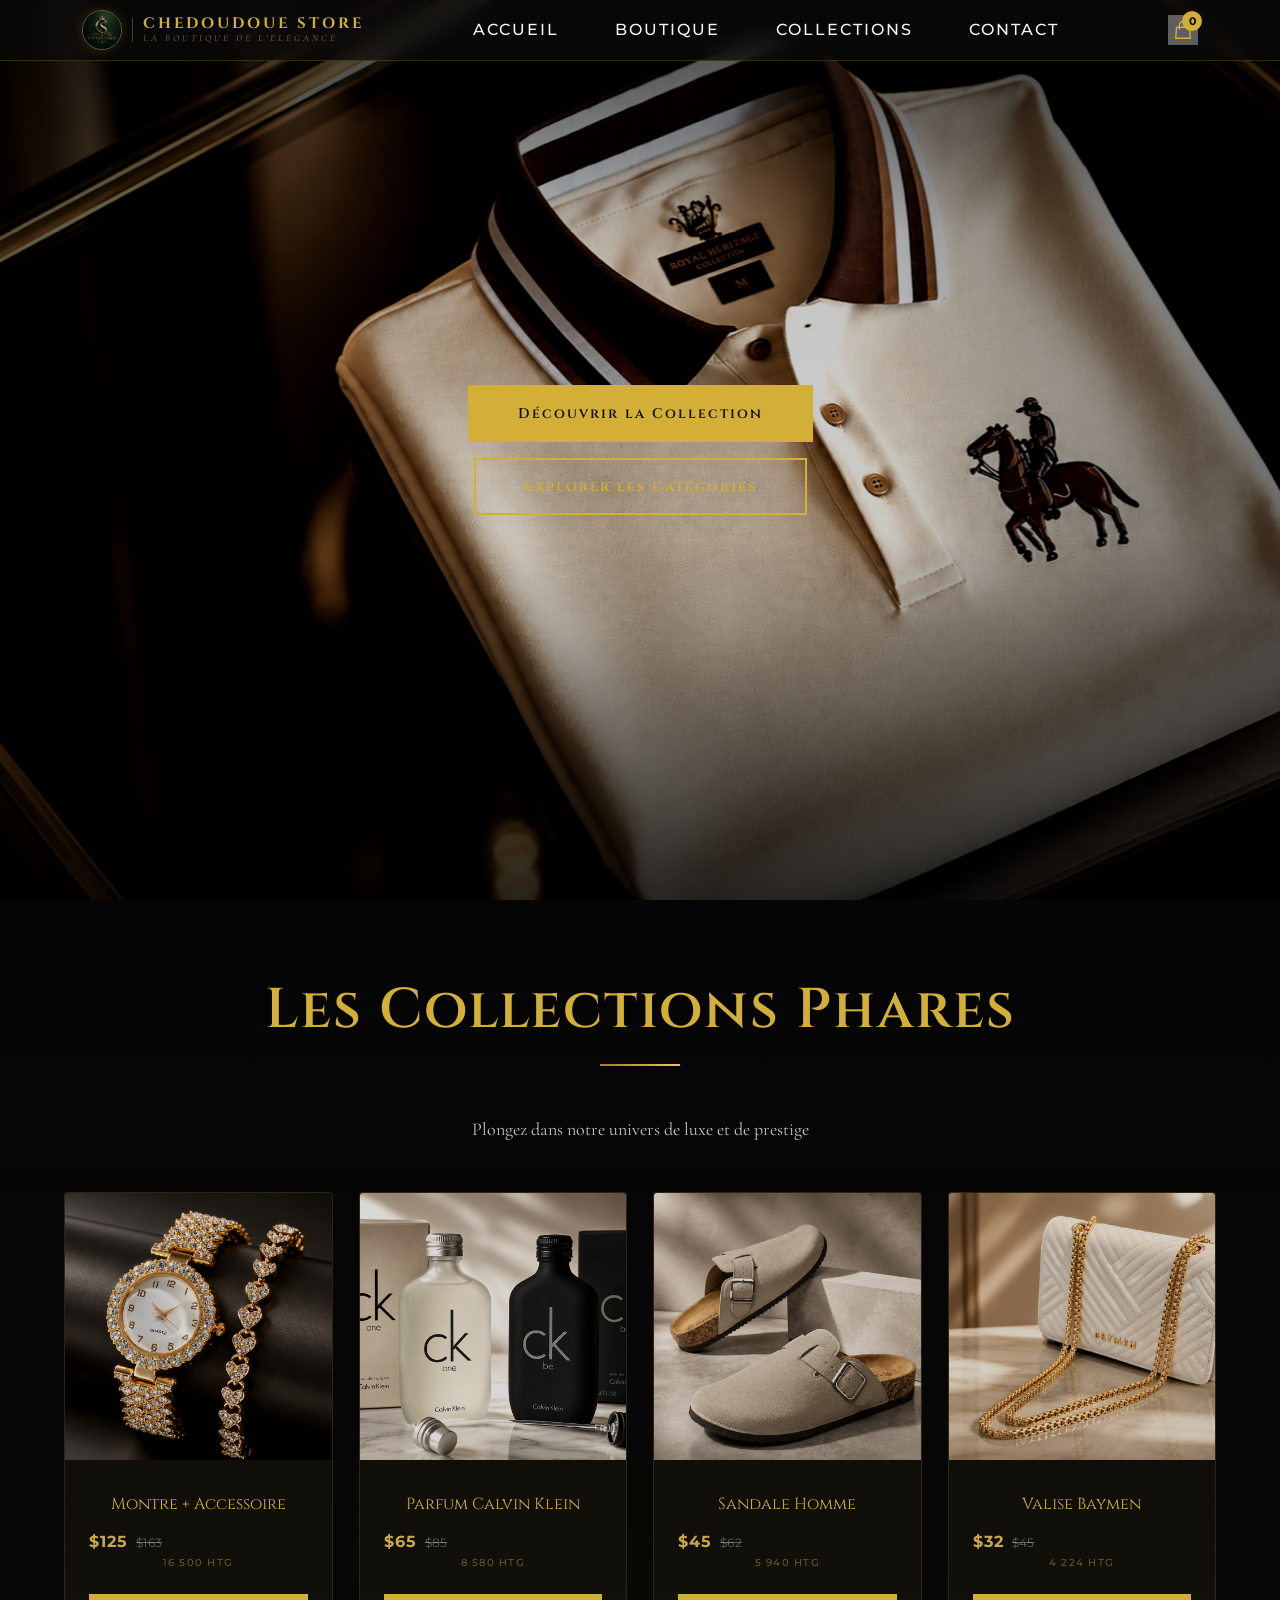
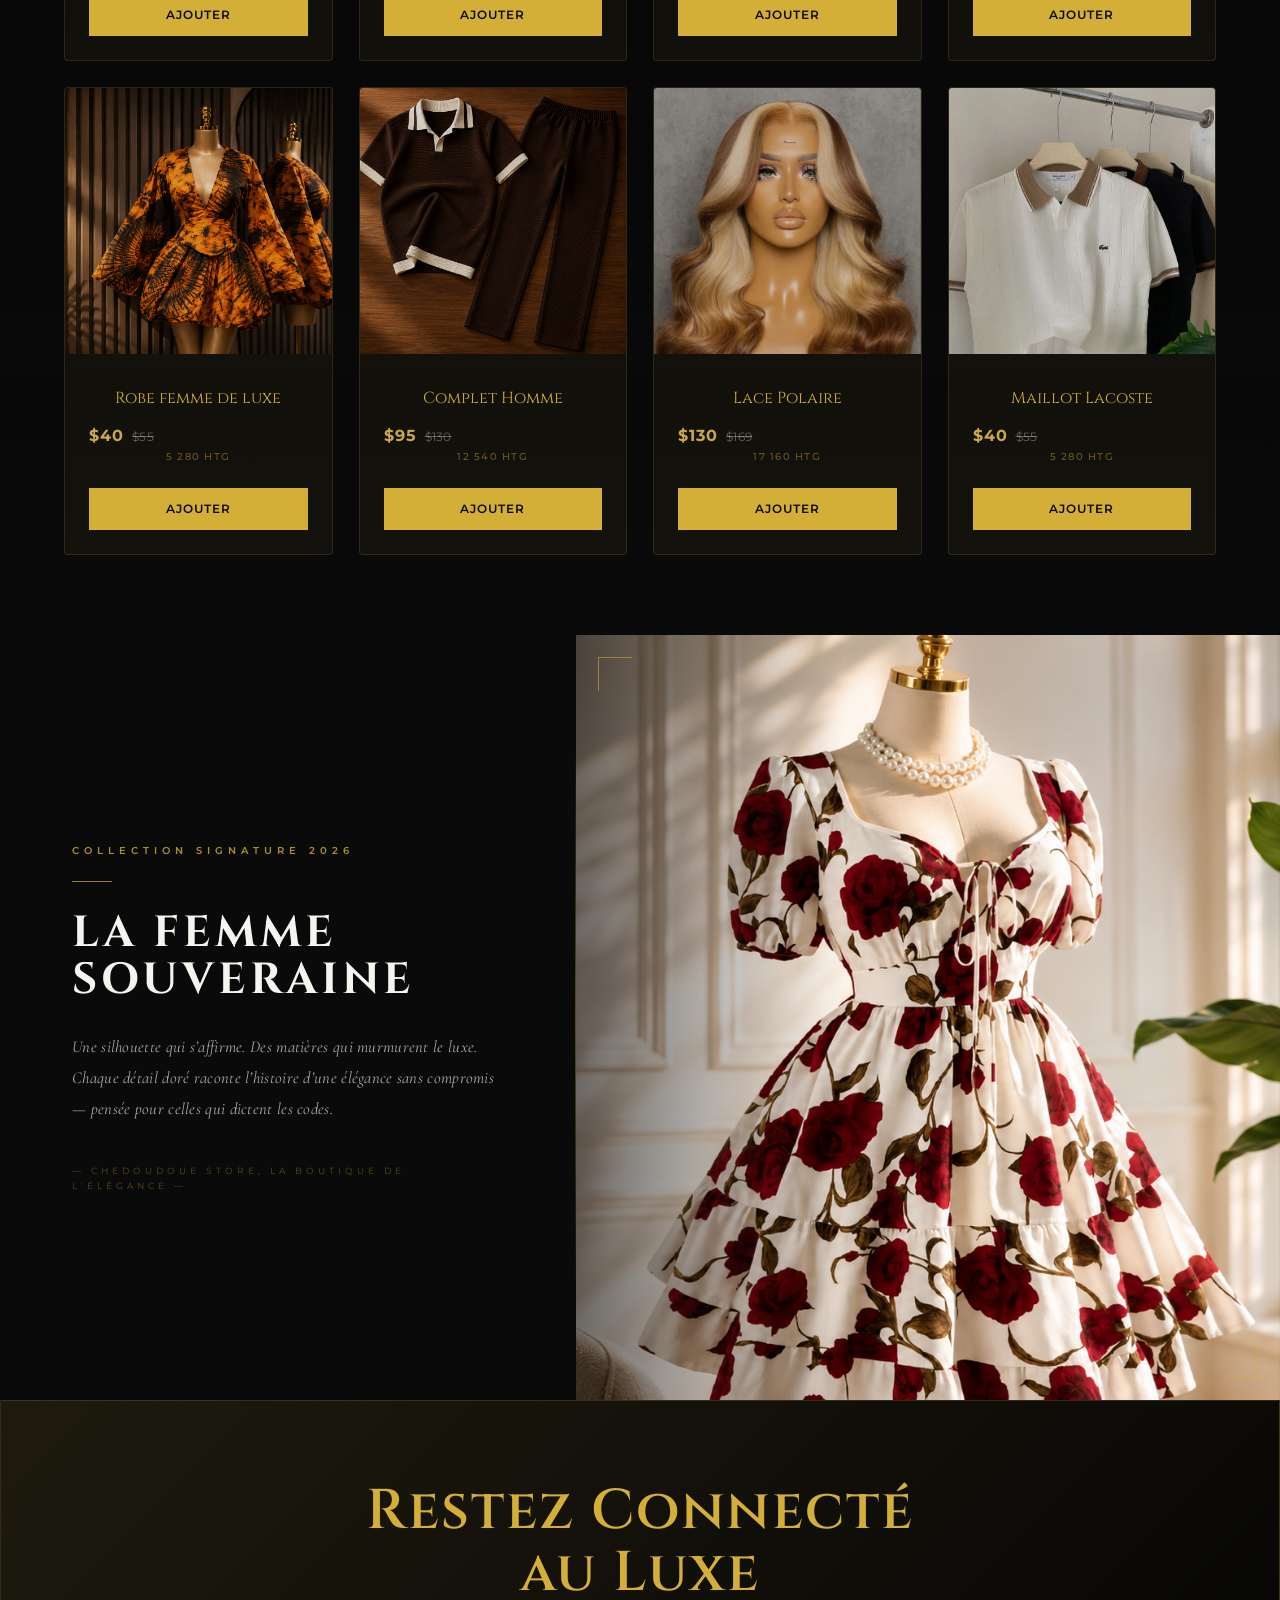
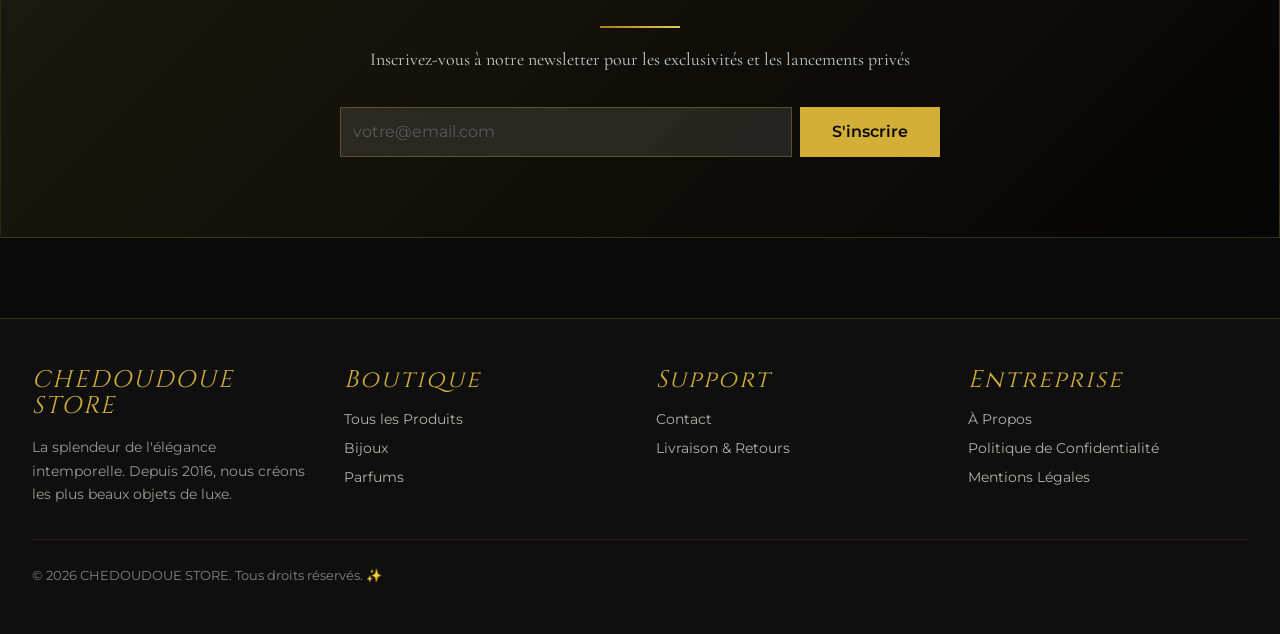
<file: index.html>
<!doctype html>
<html lang="fr">
  <head>
    <meta charset="UTF-8" />
    <meta name="viewport" content="width=device-width, initial-scale=1.0" />
    <title>
      CHEDOUDOUE STORE - La Boutique de L'élégance | Bijoux, Parfums & Mode
      Premium
    </title>
    <link
      href="https://fonts.googleapis.com/css2?family=Cinzel:wght@400;600;700;900&family=Cormorant+Garamond:ital,wght@0,400;0,500;0,600;0,700;1,400&family=Montserrat:wght@300;400;500;600;700&display=swap"
      rel="stylesheet"
    />
    <link rel="stylesheet" href="assets/css/theme.css" />
    <link rel="stylesheet" href="assets/css/style.css" />
    <link rel="stylesheet" href="assets/css/components.css" />
    <link rel="stylesheet" href="assets/css/premium.css" />
    <link rel="stylesheet" href="assets/css/animations.css" />
    <link rel="stylesheet" href="assets/css/responsive.css" />
    <style>
      /* ===== HERO CINÉMATIQUE ===== */
      .hero-cinema {
        position: relative;
        height: 100vh;
        overflow: hidden;
        background: #0a0a0a;
      }

      /* Vignette photographique — assombrit les bords pour cadrer le sujet */
      .hero-cinema::before {
        content: '';
        position: absolute;
        inset: 0;
        z-index: 2;
        background: radial-gradient(ellipse at center, transparent 30%, rgba(0, 0, 0, 0.58) 100%);
        pointer-events: none;
      }

      .hero-video-bg {
        position: absolute;
        top: 0;
        left: 0;
        width: 100%;
        height: 100%;
        /* Overlay éditorial multi-couche : sombre en haut, sombre en bas, léger au centre */
        background:
          linear-gradient(
            to bottom,
            rgba(0, 0, 0, 0.58) 0%,
            rgba(0, 0, 0, 0.10) 26%,
            rgba(0, 0, 0, 0.06) 60%,
            rgba(0, 0, 0, 0.72) 100%
          ),
          linear-gradient(
            to right,
            rgba(0, 0, 0, 0.24) 0%,
            transparent 35%,
            transparent 65%,
            rgba(0, 0, 0, 0.20) 100%
          );
        z-index: 1;
      }

      .hero-image-slider {
        position: absolute;
        top: 0;
        left: 0;
        width: 100%;
        height: 100%;
        z-index: 0;
      }

      .hero-slide {
        position: absolute;
        top: 0;
        left: 0;
        width: 100%;
        height: 100%;
        background-size: cover;
        background-position: center center;
        opacity: 0;
        transition: opacity 1.2s cubic-bezier(0.25, 0.46, 0.45, 0.94);
        transform-origin: center center;
        will-change: transform, opacity;
        /* Color grading cinématique : contraste éditorial, légèrement désaturé, assombri */
        filter: contrast(1.14) saturate(0.82) brightness(0.86);
      }

      .hero-slide.active {
        opacity: 1;
        animation: kenBurns 5.5s ease-out forwards;
      }

      @keyframes kenBurns {
        0%   { transform: scale(1); }
        100% { transform: scale(1.06); }
      }

      .hero-content {
        position: relative;
        z-index: 3;
        height: 100%;
        display: flex;
        flex-direction: column;
        align-items: center;
        justify-content: center;
        color: white;
        text-align: center;
        padding: var(--space-8);
      }

      .hero-title {
        font-family: var(--font-display);
        font-size: clamp(3rem, 8vw, 6rem);
        font-weight: 700;
        margin-bottom: var(--space-4);
        letter-spacing: 4px;
        text-shadow: 0 10px 40px rgba(0, 0, 0, 0.5);
        animation: fadeInUp 1.2s cubic-bezier(0.34, 1.56, 0.64, 1) 0.3s both;
      }

      .hero-subtitle {
        font-family: var(--font-editorial);
        font-size: clamp(1rem, 2.5vw, 1.5rem);
        font-weight: 400;
        margin-bottom: var(--space-8);
        color: rgba(255, 255, 255, 0.9);
        letter-spacing: 2px;
        text-shadow: 0 5px 20px rgba(0, 0, 0, 0.4);
        animation: fadeInUp 1.2s cubic-bezier(0.34, 1.56, 0.64, 1) 0.5s both;
        max-width: 600px;
      }

      .hero-ctas {
        display: flex;
        gap: var(--space-4);
        justify-content: center;
        flex-wrap: wrap;
        animation: fadeInUp 1.2s cubic-bezier(0.34, 1.56, 0.64, 1) 0.7s both;
      }

      .btn-primary-hero {
        padding: 16px 48px;
        background: #d4af37;
        color: #0a0a0a;
        border: 2px solid #d4af37;
        border-radius: 0;
        font-family: var(--font-display);
        font-size: 14px;
        font-weight: 600;
        letter-spacing: 2px;
        cursor: pointer;
        transition: all 0.4s cubic-bezier(0.25, 0.46, 0.45, 0.94);
        text-decoration: none;
        display: inline-block;
        position: relative;
        overflow: hidden;
      }

      .btn-primary-hero::before {
        content: "";
        position: absolute;
        top: 0;
        left: -100%;
        width: 100%;
        height: 100%;
        background: rgba(255, 255, 255, 0.1);
        transition: left 0.4s;
      }

      .btn-primary-hero:hover::before {
        left: 100%;
      }

      .btn-primary-hero:hover {
        transform: translateY(-3px);
        box-shadow: 0 15px 40px rgba(212, 175, 55, 0.3);
      }

      .btn-secondary-hero {
        padding: 16px 48px;
        background: transparent;
        color: #d4af37;
        border: 2px solid #d4af37;
        border-radius: 0;
        font-family: var(--font-display);
        font-size: 14px;
        font-weight: 600;
        letter-spacing: 2px;
        cursor: pointer;
        transition: all 0.4s cubic-bezier(0.25, 0.46, 0.45, 0.94);
        text-decoration: none;
        display: inline-block;
        position: relative;
      }

      .btn-secondary-hero:hover {
        background: #d4af37;
        color: #0a0a0a;
        transform: translateY(-3px);
        box-shadow: 0 15px 40px rgba(212, 175, 55, 0.3);
      }

      /* ===== NAVIGATION STICKY ===== */
      nav {
        position: fixed;
        top: 0;
        width: 100%;
        z-index: 1000;
        backdrop-filter: blur(10px);
        background: rgba(10, 10, 10, 0.7);
        border-bottom: 1px solid rgba(212, 175, 55, 0.2);
        transition: all 0.3s ease;
      }

      nav.scrolled {
        background: rgba(10, 10, 10, 0.95);
        border-bottom: 1px solid rgba(212, 175, 55, 0.3);
      }

      .nav-container {
        max-width: 1152px;
        margin: 0 auto;
        padding: 0 18px;
        display: flex;
        justify-content: space-between;
        align-items: center;
        height: 60px;
      }

      .nav-logo {
        display: flex;
        align-items: center;
        gap: 10px;
        text-decoration: none;
        transition: all 0.3s ease;
      }

      .nav-logo-img {
        height: 40px;
        width: 40px;
        object-fit: cover;
        border-radius: 50%;
        border: 1.5px solid rgba(212, 175, 55, 0.5);
        box-shadow: 0 0 12px rgba(212, 175, 55, 0.18);
        transition: all 0.3s ease;
        flex-shrink: 0;
      }

      .nav-logo:hover .nav-logo-img {
        border-color: #d4af37;
        box-shadow: 0 0 20px rgba(212, 175, 55, 0.4);
      }

      .nav-logo-separator {
        width: 1px;
        height: 24px;
        background: rgba(212, 175, 55, 0.35);
        flex-shrink: 0;
      }

      .nav-logo-brand {
        display: flex;
        flex-direction: column;
        gap: 3px;
      }

      .nav-logo-text {
        font-family: var(--font-display);
        font-size: 15px;
        font-weight: 700;
        color: #d4af37;
        letter-spacing: 3px;
        line-height: 1;
        transition: all 0.3s ease;
      }

      .nav-logo-tagline {
        font-family: var(--font-editorial);
        font-size: 9.5px;
        font-weight: 400;
        font-style: italic;
        color: rgba(212, 175, 55, 0.65);
        letter-spacing: 3px;
        text-transform: uppercase;
        line-height: 1;
      }

      .nav-logo:hover .nav-logo-text {
        color: #e8c84a;
        text-shadow: 0 0 18px rgba(212, 175, 55, 0.45);
      }

      .nav-links {
        display: flex;
        gap: var(--space-6);
        align-items: center;
      }

      .nav-link {
        font-family: var(--font-body);
        font-size: 12px;
        text-transform: uppercase;
        letter-spacing: 2px;
        color: #f5f5f0;
        text-decoration: none;
        transition: all 0.3s ease;
        position: relative;
        padding-bottom: 5px;
      }

      .nav-link::after {
        content: "";
        position: absolute;
        bottom: 0;
        left: 0;
        width: 0;
        height: 1px;
        background: #d4af37;
        transition: width 0.3s ease;
      }

      .nav-link:hover::after {
        width: 100%;
      }

      .nav-link:hover {
        color: #d4af37;
      }

      .nav-actions {
        display: flex;
        gap: var(--space-4);
        align-items: center;
      }

      .nav-cart {
        font-size: 20px;
        cursor: pointer;
        transition: all 0.3s ease;
        position: relative;
        text-decoration: none;
        color: #d4af37;
      }

      .nav-cart:hover {
        transform: scale(1.1);
      }

      .cart-badge {
        position: absolute;
        top: -8px;
        right: -8px;
        background: #d4af37;
        color: #0a0a0a;
        width: 20px;
        height: 20px;
        border-radius: 50%;
        display: flex;
        align-items: center;
        justify-content: center;
        font-size: 11px;
        font-weight: 700;
      }

      /* ===== SECTIONS PREMIUM ===== */
      .section-padding {
        padding: var(--space-20) var(--space-8);
      }

      .section-title {
        font-family: var(--font-display);
        font-size: clamp(2rem, 5vw, 3.5rem);
        color: #d4af37;
        text-align: center;
        margin-bottom: var(--space-12);
        letter-spacing: 2px;
        position: relative;
        padding-bottom: var(--space-6);
      }

      .section-title::after {
        content: "";
        position: absolute;
        bottom: 0;
        left: 50%;
        transform: translateX(-50%);
        width: 80px;
        height: 2px;
        background: #d4af37;
      }

      .section-subtitle {
        font-family: var(--font-editorial);
        font-size: 18px;
        color: rgba(245, 245, 240, 0.8);
        text-align: center;
        margin-bottom: var(--space-12);
        max-width: 600px;
        margin-left: auto;
        margin-right: auto;
      }

      /* ===== PRODUITS EN GRILLE ===== */
      .products-grid {
        display: grid;
        grid-template-columns: repeat(4, minmax(0, 1fr));
        gap: 26px;
        max-width: 1152px;
        margin: 0 auto;
      }

      .product-card {
        display: flex;
        flex-direction: column;
        background: rgba(212, 175, 55, 0.05);
        border: 1px solid rgba(212, 175, 55, 0.15);
        border-radius: 4px;
        overflow: hidden;
        transition: all 0.4s cubic-bezier(0.25, 0.46, 0.45, 0.94);
        cursor: pointer;
        position: relative;
      }

      .product-card:hover {
        border-color: #d4af37;
        transform: translateY(-8px);
        box-shadow: 0 20px 50px rgba(212, 175, 55, 0.2);
      }

      .product-image {
        position: relative;
        width: 100%;
        aspect-ratio: 1;
        height: auto;
        flex: 0 0 auto;
        overflow: hidden;
        background: #1a1a1a;
      }

      .product-image img {
        width: 100%;
        height: 100%;
        object-fit: cover;
        transition: transform 0.5s cubic-bezier(0.25, 0.46, 0.45, 0.94);
      }

      .product-card:hover .product-image img {
        transform: scale(1.05);
      }

      .product-badge {
        display: none !important;
      }

      .product-info {
        flex: 1;
        display: flex;
        flex-direction: column;
        padding: var(--space-6);
        text-align: center;
      }

      .product-name {
        font-family: var(--font-display);
        font-size: 16px;
        color: #d4af37;
        margin-bottom: var(--space-2);
        transition: all 0.3s ease;
        min-height: 40px;
        display: flex;
        align-items: center;
        justify-content: center;
      }

      .product-price { margin-bottom: var(--space-3); }

      .product-btn {
        width: 100%;
        padding: 12px;
        background: #d4af37;
        color: #0a0a0a;
        border: none;
        font-family: var(--font-body);
        font-size: 12px;
        font-weight: 600;
        letter-spacing: 1px;
        text-transform: uppercase;
        cursor: pointer;
        transition: all 0.3s ease;
        margin-top: auto;
      }

      .product-btn:hover {
        background: #f5f5f0;
        color: #0a0a0a;
      }

      /* ===== COLLECTIONS SHOWCASE ===== */
      .collection-hero {
        position: relative;
        height: 450px;
        background-size: cover;
        background-position: center;
        display: flex;
        align-items: center;
        justify-content: center;
        margin-bottom: var(--space-12);
        border-radius: 8px;
        overflow: hidden;
        transition: all 0.5s cubic-bezier(0.25, 0.46, 0.45, 0.94);
        cursor: pointer;
        box-shadow: 0 10px 40px rgba(212, 175, 55, 0.15);
      }

      .collection-hero:hover {
        transform: translateY(-5px);
        box-shadow: 0 20px 60px rgba(212, 175, 55, 0.25);
      }

      .collection-hero::before {
        content: "";
        position: absolute;
        top: 0;
        left: 0;
        right: 0;
        bottom: 0;
        background: linear-gradient(
          135deg,
          rgba(0, 0, 0, 0.6) 0%,
          rgba(212, 175, 55, 0.15) 100%
        );
        z-index: 1;
        transition: all 0.5s ease;
      }

      .collection-hero:hover::before {
        background: linear-gradient(
          135deg,
          rgba(0, 0, 0, 0.4) 0%,
          rgba(212, 175, 55, 0.25) 100%
        );
      }

      .collection-content {
        position: relative;
        z-index: 2;
        text-align: center;
        color: white;
      }

      .collection-name {
        font-family: var(--font-display);
        font-size: 64px;
        color: #d4af37;
        margin-bottom: var(--space-4);
        letter-spacing: 3px;
        font-weight: 700;
        text-shadow: 0 4px 20px rgba(0, 0, 0, 0.8);
        text-transform: uppercase;
      }

      /* ===== FOOTER ===== */
      footer {
        background: #0f0f0f;
        border-top: 1px solid rgba(212, 175, 55, 0.2);
        padding: var(--space-12) var(--space-8);
        margin-top: var(--space-20);
      }

      .footer-content {
        max-width: 1400px;
        margin: 0 auto;
        display: grid;
        grid-template-columns: repeat(auto-fit, minmax(250px, 1fr));
        gap: var(--space-8);
        margin-bottom: var(--space-8);
      }

      .footer-section h4 {
        font-family: var(--font-display);
        color: #d4af37;
        margin-bottom: var(--space-4);
        letter-spacing: 2px;
      }

      .footer-section a {
        display: block;
        color: rgba(245, 245, 240, 0.7);
        text-decoration: none;
        margin-bottom: var(--space-2);
        font-size: 14px;
        transition: all 0.3s ease;
      }

      .footer-section a:hover {
        color: #d4af37;
        margin-left: 5px;
      }

      .footer-bottom {
        text-align: center;
        border-top: 1px solid rgba(212, 175, 55, 0.1);
        padding-top: var(--space-6);
        color: rgba(245, 245, 240, 0.5);
        font-size: 13px;
      }

      /* ===== ANIMATIONS ===== */
      @keyframes fadeInUp {
        from {
          opacity: 0;
          transform: translateY(30px);
        }
        to {
          opacity: 1;
          transform: translateY(0);
        }
      }

      @keyframes slideInLeft {
        from {
          opacity: 0;
          transform: translateX(-40px);
        }
        to {
          opacity: 1;
          transform: translateX(0);
        }
      }

      /* ===== RESPONSIVE ===== */
      @media (max-width: 768px) {
        .hero-title {
          font-size: 2rem;
        }

        .hero-subtitle {
          font-size: 1rem;
        }

        .hero-ctas {
          gap: var(--space-3);
        }

        .btn-primary-hero,
        .btn-secondary-hero {
          padding: 12px 32px;
          font-size: 12px;
        }

        .nav-links {
          gap: var(--space-3);
        }

        .nav-link {
          font-size: 11px;
        }

        .products-grid {
          grid-template-columns: repeat(auto-fit, minmax(200px, 1fr));
          gap: var(--space-4);
        }

        .section-padding {
          padding: var(--space-12) var(--space-4);
        }

        .collection-hero {
          height: 250px;
        }

        .collection-name {
          font-size: 32px;
        }

        .nav-logo-img {
          height: 38px;
          width: 38px;
        }

        .nav-logo-text {
          font-size: 14px;
          letter-spacing: 2px;
        }

        .nav-logo-tagline {
          font-size: 8px;
          letter-spacing: 2px;
        }
      }

      @media (max-width: 480px) {
        .hero-title {
          font-size: 1.5rem;
          margin-bottom: var(--space-2);
        }

        .hero-subtitle {
          font-size: 0.9rem;
          margin-bottom: var(--space-4);
        }

        .hero-ctas {
          flex-direction: column;
          width: 100%;
          padding: 0 var(--space-4);
        }

        .btn-primary-hero,
        .btn-secondary-hero {
          width: 100%;
        }

        .nav-links {
          display: none;
        }

        .products-grid {
          grid-template-columns: repeat(auto-fit, minmax(150px, 1fr));
        }

        .nav-logo-img {
          height: 34px;
          width: 34px;
        }

        .nav-logo-text {
          font-size: 12px;
          letter-spacing: 2px;
        }

        .nav-logo-separator {
          display: none;
        }

        .nav-logo-tagline {
          display: none;
        }

        .nav-logo {
          gap: 8px;
        }
      }

      /* ===== EDITORIAL SPLIT ===== */
      .editorial-split-section {
        background: #0a0a0a;
        overflow: hidden;
      }

      .editorial-split-inner {
        display: flex;
        min-height: 85vh;
      }

      .editorial-split-text {
        flex: 0 0 45%;
        display: flex;
        align-items: center;
        padding: 72px 64px 72px 72px;
        position: relative;
        background: #0a0a0a;
      }

      .editorial-split-text::after {
        content: '';
        position: absolute;
        right: 0;
        top: 14%;
        height: 72%;
        width: 1px;
        background: linear-gradient(to bottom, transparent, rgba(212, 175, 55, 0.4), transparent);
      }

      .editorial-split-content { max-width: 440px; }

      .editorial-split-eyebrow {
        font-family: var(--font-body);
        font-size: 10px;
        font-weight: 600;
        letter-spacing: 5px;
        text-transform: uppercase;
        color: rgba(212, 175, 55, 0.8);
        margin-bottom: 22px;
        opacity: 0;
      }

      .editorial-split-line {
        width: 40px;
        height: 1px;
        background: rgba(212, 175, 55, 0.7);
        margin-bottom: 28px;
        opacity: 0;
      }

      .editorial-split-title {
        font-family: var(--font-display);
        font-size: clamp(2.2rem, 3.4vw, 3.2rem);
        font-weight: 700;
        color: #f5f5f0;
        letter-spacing: 4px;
        text-transform: uppercase;
        line-height: 1.08;
        margin: 0 0 28px 0;
        opacity: 0;
      }

      .editorial-split-desc {
        font-family: var(--font-editorial, 'Cormorant Garamond', serif);
        font-size: clamp(0.95rem, 1.3vw, 1.08rem);
        font-style: italic;
        font-weight: 400;
        color: rgba(245, 245, 240, 0.68);
        line-height: 1.85;
        letter-spacing: 0.3px;
        margin: 0 0 38px 0;
        opacity: 0;
      }

      .editorial-split-sig {
        font-family: var(--font-body);
        font-size: 9px;
        letter-spacing: 4px;
        text-transform: uppercase;
        color: rgba(212, 175, 55, 0.38);
        opacity: 0;
      }

      .editorial-split-image {
        flex: 0 0 55%;
        position: relative;
        overflow: hidden;
      }

      .editorial-split-img-wrapper {
        position: absolute;
        inset: 0;
        overflow: hidden;
      }

      .editorial-split-img-wrapper img {
        width: 100%;
        height: 100%;
        object-fit: cover;
        object-position: center top;
        transform: scale(1.05);
        transition: transform 8s cubic-bezier(0.25, 0.46, 0.45, 0.94);
        will-change: transform;
      }

      .editorial-split-section.edit-visible .editorial-split-img-wrapper img {
        transform: scale(1.0);
      }

      .editorial-split-image::before {
        content: '';
        position: absolute;
        inset: 0;
        background: linear-gradient(to right, rgba(10, 10, 10, 0.6) 0%, transparent 38%);
        z-index: 1;
        pointer-events: none;
      }

      .editorial-corner {
        position: absolute;
        width: 34px;
        height: 34px;
        z-index: 2;
        pointer-events: none;
      }

      .editorial-corner.tl {
        top: 22px;
        left: 22px;
        border-top: 1px solid rgba(212, 175, 55, 0.55);
        border-left: 1px solid rgba(212, 175, 55, 0.55);
      }

      .editorial-corner.br {
        bottom: 22px;
        right: 22px;
        border-bottom: 1px solid rgba(212, 175, 55, 0.55);
        border-right: 1px solid rgba(212, 175, 55, 0.55);
      }

      @keyframes editFadeUp {
        from { opacity: 0; transform: translateY(18px); }
        to   { opacity: 1; transform: translateY(0); }
      }

      @keyframes editFadeIn {
        from { opacity: 0; }
        to   { opacity: 1; }
      }

      .editorial-split-section.edit-visible .editorial-split-eyebrow {
        animation: editFadeUp 0.7s ease 0.1s forwards;
      }

      .editorial-split-section.edit-visible .editorial-split-line {
        animation: editFadeIn 0.55s ease 0.28s forwards;
      }

      .editorial-split-section.edit-visible .editorial-split-title {
        animation: editFadeUp 0.9s cubic-bezier(0.25, 0.46, 0.45, 0.94) 0.4s forwards;
      }

      .editorial-split-section.edit-visible .editorial-split-desc {
        animation: editFadeUp 0.8s ease 0.6s forwards;
      }

      .editorial-split-section.edit-visible .editorial-split-sig {
        animation: editFadeUp 0.6s ease 0.88s forwards;
      }

      @media (max-width: 900px) {
        .editorial-split-inner { flex-direction: column-reverse; }
        .editorial-split-text {
          flex: none;
          padding: 52px 36px;
        }
        .editorial-split-text::after { display: none; }
        .editorial-split-image { flex: none; height: 62vh; }
      }

      @media (max-width: 480px) {
        .editorial-split-text { padding: 40px 20px; }
        .editorial-split-image { height: 50vh; }
      }

      /* ===== PREMIUM VISUAL REFINEMENTS ===== */

      /* Smooth scroll with navbar clearance */
      html { scroll-behavior: smooth; scroll-padding-top: 70px; }

      /* Page load body fade */
      @keyframes bodyFadeIn { from { opacity: 0; } to { opacity: 1; } }
      body { animation: bodyFadeIn 0.5s ease both; }

      /* ---- Scroll reveal base ---- */
      .reveal {
        opacity: 0;
        transform: translateY(22px);
        transition: opacity 0.78s cubic-bezier(0.25, 0.46, 0.45, 0.94),
                    transform 0.78s cubic-bezier(0.25, 0.46, 0.45, 0.94);
      }
      .reveal.is-visible { opacity: 1; transform: translateY(0); }

      /* Product card scroll reveal — slide-up + fade */
      .product-card.card-hidden {
        opacity: 0;
        transform: translateY(28px);
      }
      .product-card.is-visible {
        opacity: 1;
        transform: translateY(0);
      }

      /* ---- Enhanced product card hover ---- */
      .product-card:hover {
        box-shadow: 0 28px 64px rgba(212, 175, 55, 0.22),
                    inset 0 0 0 1px rgba(212, 175, 55, 0.06);
      }

      /* Smoother image zoom with GPU hint */
      .product-image img {
        will-change: transform;
        transition: transform 0.72s cubic-bezier(0.25, 0.46, 0.45, 0.94);
      }

      /* Fashion clothing: show face/upper body, not waist */
      [data-product-id^="femme"] .product-image img,
      [data-product-id="beaute-07"] .product-image img,
      [data-product-id^="homme"] .product-image img {
        object-position: center top;
      }

      /* ---- Product button shimmer ---- */
      .product-btn { position: relative; overflow: hidden; }
      .product-btn::before {
        content: '';
        position: absolute; top: 0; left: -100%;
        width: 100%; height: 100%;
        background: rgba(255, 255, 255, 0.13);
        transition: left 0.45s ease;
        pointer-events: none;
      }
      .product-btn:hover::before { left: 100%; }

      /* ---- Gold line shimmer on section titles ---- */
      @keyframes goldShimmer {
        0%   { background-position: 220% center; }
        100% { background-position: -220% center; }
      }
      .section-title::after {
        background: linear-gradient(90deg, #a87d1a 0%, #f2d864 40%, #d4af37 60%, #a87d1a 100%);
        background-size: 300% 100%;
        animation: goldShimmer 4s ease-in-out infinite;
      }

      /* ---- Newsletter input gold focus ---- */
      input[type="email"] { outline: none; }
      input[type="email"]:focus {
        border-color: rgba(212, 175, 55, 0.7) !important;
        box-shadow: 0 0 0 3px rgba(212, 175, 55, 0.12) !important;
      }

      /* ---- Newsletter button shimmer + lift ---- */
      .section-padding form button { position: relative; overflow: hidden; }
      .section-padding form button::before {
        content: '';
        position: absolute; top: 0; left: -100%;
        width: 100%; height: 100%;
        background: rgba(255, 255, 255, 0.13);
        transition: left 0.45s ease;
        pointer-events: none;
      }
      .section-padding form button:hover::before { left: 100%; }
      .section-padding form button:hover {
        transform: translateY(-2px);
        box-shadow: 0 10px 28px rgba(212, 175, 55, 0.28);
      }

      /* ---- Footer link hover: remove jump, use indent ---- */
      .footer-section a { padding-left: 0; }
      .footer-section a:hover { margin-left: 0 !important; padding-left: 7px; }

    </style>
  </head>
  <body style="background: #0a0a0a; color: #f5f5f0; overflow-x: hidden">
    <!-- ===== NAVIGATION ===== -->
    <nav id="navbar">
      <div class="nav-container">
        <a href="index.html" class="nav-logo">
          <img
            src="assets/logo/logo.jpg"
            alt="Chedoudoue Store"
            class="nav-logo-img"
          />
          <div class="nav-logo-separator"></div>
          <div class="nav-logo-brand">
            <span class="nav-logo-text">CHEDOUDOUE STORE</span>
            <span class="nav-logo-tagline">La Boutique de L'élégance</span>
          </div>
        </a>
        <div class="nav-links">
          <a href="index.html" class="nav-link">Accueil</a>
          <a href="pages/shop.html" class="nav-link">Boutique</a>
          <a href="pages/collections.html" class="nav-link">Collections</a>
          <a href="pages/contact.html" class="nav-link">Contact</a>
        </div>
        <div class="nav-actions">
          <a href="pages/cart.html" class="nav-cart" title="Panier">
            <svg xmlns="http://www.w3.org/2000/svg" viewBox="0 0 24 24" width="22" height="22" fill="none" stroke="currentColor" stroke-width="1.5" stroke-linecap="round" stroke-linejoin="round" aria-hidden="true"><path d="M16 11V7a4 4 0 0 0-8 0v4"/><path d="M5 9h14l1 12H4L5 9z"/></svg>
            <span class="cart-badge" id="cart-count">0</span>
          </a>
          <button class="nav-burger" id="nav-burger" aria-label="Menu" aria-expanded="false">
            <span></span><span></span><span></span>
          </button>
        </div>
      </div>
      <div class="nav-mobile-menu" id="nav-mobile-menu">
        <a href="index.html" class="nav-mobile-link active">Accueil</a>
        <a href="pages/shop.html" class="nav-mobile-link">Boutique</a>
        <a href="pages/collections.html" class="nav-mobile-link">Collections</a>
        <a href="pages/contact.html" class="nav-mobile-link">Contact</a>
      </div>
    </nav>

    <!-- ===== HERO CINÉMATIQUE ===== -->
    <section class="hero-cinema" id="hero">
      <div class="hero-image-slider" id="hero-slider"></div>
      <div class="hero-video-bg"></div>
      <div class="hero-content">
        <div class="hero-ctas">
          <a href="pages/shop.html" class="btn-primary-hero"
            >Découvrir la Collection</a
          >
          <a href="#collections" class="btn-secondary-hero"
            >Explorer les Catégories</a
          >
        </div>
      </div>
    </section>

    <!-- ===== COLLECTIONS PRINCIPALES ===== -->
    <section
      class="section-padding"
      id="collections"
      style="
        background: linear-gradient(
          180deg,
          rgba(0, 0, 0, 0.5) 0%,
          rgba(10, 10, 10, 1) 100%
        );
      "
    >
      <h2 class="section-title">Les Collections Phares</h2>
      <p class="section-subtitle">
        Plongez dans notre univers de luxe et de prestige
      </p>

      <div class="products-grid" id="featured-products">
        <!-- Collections phares : 8 produits, grille desktop 4 x 2 -->
      </div>
    </section>

    <!-- ===== EDITORIAL SPLIT — COLLECTION SIGNATURE ===== -->
    <section class="editorial-split-section">
      <div class="editorial-split-inner">

        <!-- LEFT: Editorial text -->
        <div class="editorial-split-text">
          <div class="editorial-split-content">
            <p class="editorial-split-eyebrow">Collection Signature 2026</p>
            <div class="editorial-split-line"></div>
            <h2 class="editorial-split-title">La Femme<br>Souveraine</h2>
            <p class="editorial-split-desc">Une silhouette qui s’affirme. Des matières qui murmurent le luxe. Chaque détail doré raconte l’histoire d’une élégance sans compromis — pensée pour celles qui dictent les codes.</p>
            <p class="editorial-split-sig">— Chedoudoue Store, La Boutique de L'élégance —</p>
          </div>
        </div>

        <!-- RIGHT: HD Fashion Image -->
        <div class="editorial-split-image">
          <div class="editorial-split-img-wrapper">
            <img
              src="assets/images/hd/vetements-femme hd (2).jpg"
              alt="Collection Signature Chedoudoue"
              loading="eager"
            />
          </div>
          <div class="editorial-corner tl"></div>
          <div class="editorial-corner br"></div>
        </div>

      </div>
    </section>

    <!-- ===== NEWSLETTER ===== -->
    <section
      class="section-padding"
      style="
        background: linear-gradient(
          135deg,
          rgba(212, 175, 55, 0.1) 0%,
          rgba(0, 0, 0, 0.5) 100%
        );
        border: 1px solid rgba(212, 175, 55, 0.2);
      "
    >
      <div style="max-width: 600px; margin: 0 auto; text-align: center">
        <h2 class="section-title" style="margin-bottom: var(--space-4)">
          Restez Connecté au Luxe
        </h2>
        <p class="section-subtitle" style="margin-bottom: var(--space-8)">
          Inscrivez-vous à notre newsletter pour les exclusivités et les
          lancements privés
        </p>
        <form style="display: flex; gap: var(--space-2)">
          <input
            type="email"
            placeholder="votre@email.com"
            required
            style="
              flex: 1;
              padding: 12px;
              background: rgba(255, 255, 255, 0.1);
              border: 1px solid rgba(212, 175, 55, 0.3);
              color: #f5f5f0;
              font-family: var(--font-body);
            "
          />
          <button
            type="submit"
            style="
              padding: 12px 32px;
              background: #d4af37;
              color: #0a0a0a;
              border: none;
              font-weight: 600;
              cursor: pointer;
              transition: all 0.3s ease;
            "
          >
            S'inscrire
          </button>
        </form>
      </div>
    </section>

    <!-- ===== FOOTER ===== -->
    <footer>
      <div class="footer-content">
        <div class="footer-section">
          <h4>CHEDOUDOUE STORE</h4>
          <p style="color: rgba(245, 245, 240, 0.6); font-size: 14px">
            La splendeur de l'élégance intemporelle. Depuis 2016, nous créons
            les plus beaux objets de luxe.
          </p>
        </div>
        <div class="footer-section">
          <h4>Boutique</h4>
          <a href="pages/shop.html">Tous les Produits</a>
          <a href="pages/shop.html?category=bijoux">Bijoux</a>
          <a href="pages/shop.html?category=parfums">Parfums</a>
        </div>
        <div class="footer-section">
          <h4>Support</h4>
          <a href="pages/contact.html">Contact</a>
          <a href="pages/livraison-retours.html">Livraison &amp; Retours</a>
        </div>
        <div class="footer-section">
          <h4>Entreprise</h4>
          <a href="pages/a-propos.html">À Propos</a>
          <a href="pages/politique-confidentialite.html">Politique de Confidentialité</a>
          <a href="pages/mentions-legales.html">Mentions Légales</a>
        </div>
      </div>
      <div class="footer-bottom">
        <p>
          &copy; 2026 CHEDOUDOUE STORE. Tous droits réservés.
          <span style="color: #d4af37">✨</span>
        </p>
      </div>
    </footer>

    <!-- ===== SCRIPTS ===== -->
    <script src="assets/js/currency.js"></script>
    <script src="assets/js/products.js"></script>
    <script src="assets/js/storage.js"></script>
    <script src="assets/js/cart.js"></script>
    <script src="assets/js/favorites.js"></script>
    <script src="assets/js/animations.js"></script>
    <script>
      // ===== HERO IMAGE SLIDER =====
      const heroImages = [
        { src: "assets/images/hd/vetements-homme%20hd%20(3).jpg", pos: "center center", size: "cover" },
        { src: "assets/images/hd/vetements-homme%20hd%20(9).jpg", pos: "center 18%",    size: "cover" },
        { src: "assets/images/hd/vetements-femme%20hd%20(2).jpg", pos: "center 18%",    size: "cover" },
        { src: "assets/images/hd/vetements-femme%20hd%20(8).jpg", pos: "center 18%",    size: "cover" },
        { src: "assets/images/hd/cheveu%20hd%20(6).jpg",          pos: "center 15%",    size: "cover" },
        { src: "assets/images/hd/bijou%20hd%20(8).jpg",           pos: "center center", size: "cover" },
      ];

      let heroIndex = 0;
      const heroSlider = document.getElementById("hero-slider");

      function initHeroSlider() {
        heroImages.forEach((img, index) => {
          const slide = document.createElement("div");
          slide.className = `hero-slide ${index === 0 ? "active" : ""}`;
          slide.style.backgroundImage = `url('${img.src}')`;
          slide.style.backgroundPosition = img.pos;
          slide.style.backgroundSize = img.size || "cover";
          heroSlider.appendChild(slide);
        });

        setInterval(() => {
          const slides = document.querySelectorAll(".hero-slide");
          slides[heroIndex].classList.remove("active");
          heroIndex = (heroIndex + 1) % slides.length;
          const next = slides[heroIndex];
          next.style.animation = "none";
          void next.offsetWidth; // force reflow to restart Ken Burns
          next.style.animation = "";
          next.classList.add("active");
        }, 5000);
      }

      // ===== NAVBAR STICKY EFFECT =====
      window.addEventListener("scroll", () => {
        const navbar = document.getElementById("navbar");
        if (window.scrollY > 50) {
          navbar.classList.add("scrolled");
        } else {
          navbar.classList.remove("scrolled");
        }
      });

      // ===== CHARGER LES PRODUITS =====
      async function loadHomepage() {
        await loadProducts();

        // Produits vedettes
        const featured = getFeaturedProducts(6);
        const featuredIds = new Set(featured.map((product) => product.id));
        ["beaute-07", "homme-09"].forEach((productId) => {
          const product = getProductById(productId);
          if (product && !featuredIds.has(product.id)) {
            featured.push(product);
            featuredIds.add(product.id);
          }
        });

        const featuredHtml = featured
          .map((p) => createProductCardHTML(p))
          .join("");
        document.getElementById("featured-products").innerHTML = featuredHtml;

        // Boutons produit
        attachProductButtons();

        // Staggered reveal for product cards
        observeFeaturedCards();

        // Mettre à jour le panier
        updateCartCount();
      }

      function createProductCardHTML(product) {
        const categoryFolder = getImageFolder(product);
        const discount = product.original_price
          ? Math.round(
              ((product.original_price - product.price) /
                product.original_price) *
                100,
            )
          : 0;

        return `
                <div class="product-card" data-product-id="${product.id}" onclick="window.location.href='pages/produits.html?id=${product.id}'">
                    <div class="product-image">
                        <img src="${product.featured_image ? 'assets/images/' + product.featured_image : 'assets/images/' + categoryFolder + '/' + product.image}" alt="${product.name}" loading="lazy">
                        ${discount > 0 ? `<div class="product-badge">-${discount}%</div>` : ""}
                        ${product.new ? `<div class="product-badge" style="left: 12px;">NOUVEAU</div>` : ""}
                    </div>
                    <div class="product-info">
                        <div class="product-name">${product.name}</div>
                        <div class="product-price">
                            ${CURRENCY.block(product.price, product.original_price || null)}
                        </div>
                        <button class="product-btn" data-id="${product.id}" onclick="event.stopPropagation(); addProductToCart(this)">
                            Ajouter
                        </button>
                    </div>
                </div>
            `;
      }

      function attachProductButtons() {
        document.querySelectorAll(".product-btn").forEach((btn) => {
          btn.addEventListener("click", function (e) {
            e.stopPropagation();
            const id = this.getAttribute("data-id");
            const product = getProductById(id);
            if (product) {
              cart.addItem(product);
              updateCartCount();
              showNotification(`${product.name} ajouté au panier`);
            }
          });
        });
      }

      function updateCartCount() {
        const count = cart.getCartItems().length;
        document.getElementById("cart-count").textContent = count;
      }

      function showNotification(message) {
        const notif = document.createElement("div");
        notif.style.cssText = `
                position: fixed;
                top: 20px;
                right: 20px;
                background: #D4AF37;
                color: #0a0a0a;
                padding: 12px 24px;
                border-radius: 4px;
                font-weight: 600;
                z-index: 9999;
                animation: slideInLeft 0.4s cubic-bezier(0.34, 1.56, 0.64, 1);
            `;
        notif.textContent = message;
        document.body.appendChild(notif);
        setTimeout(() => notif.remove(), 3000);
      }

      // ===== SCROLL REVEAL =====
      function initScrollReveal() {
        const baseObs = new IntersectionObserver((entries) => {
          entries.forEach(e => {
            if (e.isIntersecting) { e.target.classList.add('is-visible'); baseObs.unobserve(e.target); }
          });
        }, { threshold: 0.12, rootMargin: '0px 0px -30px 0px' });

        // Section titles and subtitles
        document.querySelectorAll('.section-title, .section-subtitle').forEach(el => {
          el.classList.add('reveal');
          baseObs.observe(el);
        });

        // Newsletter form slide-up (after its title/subtitle)
        const newsletterForm = document.querySelector('form');
        if (newsletterForm) {
          newsletterForm.classList.add('reveal');
          newsletterForm.style.transitionDelay = '160ms';
          baseObs.observe(newsletterForm);
        }

        // Footer sections — staggered reveal
        document.querySelectorAll('.footer-section').forEach((el, i) => {
          el.classList.add('reveal');
          el.style.transitionDelay = (i * 90) + 'ms';
          baseObs.observe(el);
        });

        // Footer copyright line
        const footerBottom = document.querySelector('.footer-bottom');
        if (footerBottom) {
          footerBottom.classList.add('reveal');
          footerBottom.style.transitionDelay = '360ms';
          baseObs.observe(footerBottom);
        }
      }

      function observeFeaturedCards() {
        const grid = document.getElementById('featured-products');
        if (!grid) return;
        const cards = grid.querySelectorAll('.product-card');
        cards.forEach(c => c.classList.add('card-hidden'));
        new IntersectionObserver((entries) => {
          entries.forEach(e => {
            if (e.isIntersecting) {
              e.target.querySelectorAll('.product-card').forEach((c, i) =>
                setTimeout(() => c.classList.add('is-visible'), i * 85));
            }
          });
        }, { threshold: 0.06 }).observe(grid);
      }

      // ===== INIT =====
      window.addEventListener("load", () => {
        initHeroSlider();
        loadHomepage();
        initScrollReveal();

        // Editorial split reveal
        const editSplit = document.querySelector('.editorial-split-section');
        if (editSplit) {
          new IntersectionObserver(
            (entries) => {
              entries.forEach((entry) => {
                if (entry.isIntersecting) {
                  entry.target.classList.add('edit-visible');
                }
              });
            },
            { threshold: 0.12 }
          ).observe(editSplit);
        }
      });
    </script>
    <script src="assets/js/nav.js"></script>
  </body>
</html>
</file>
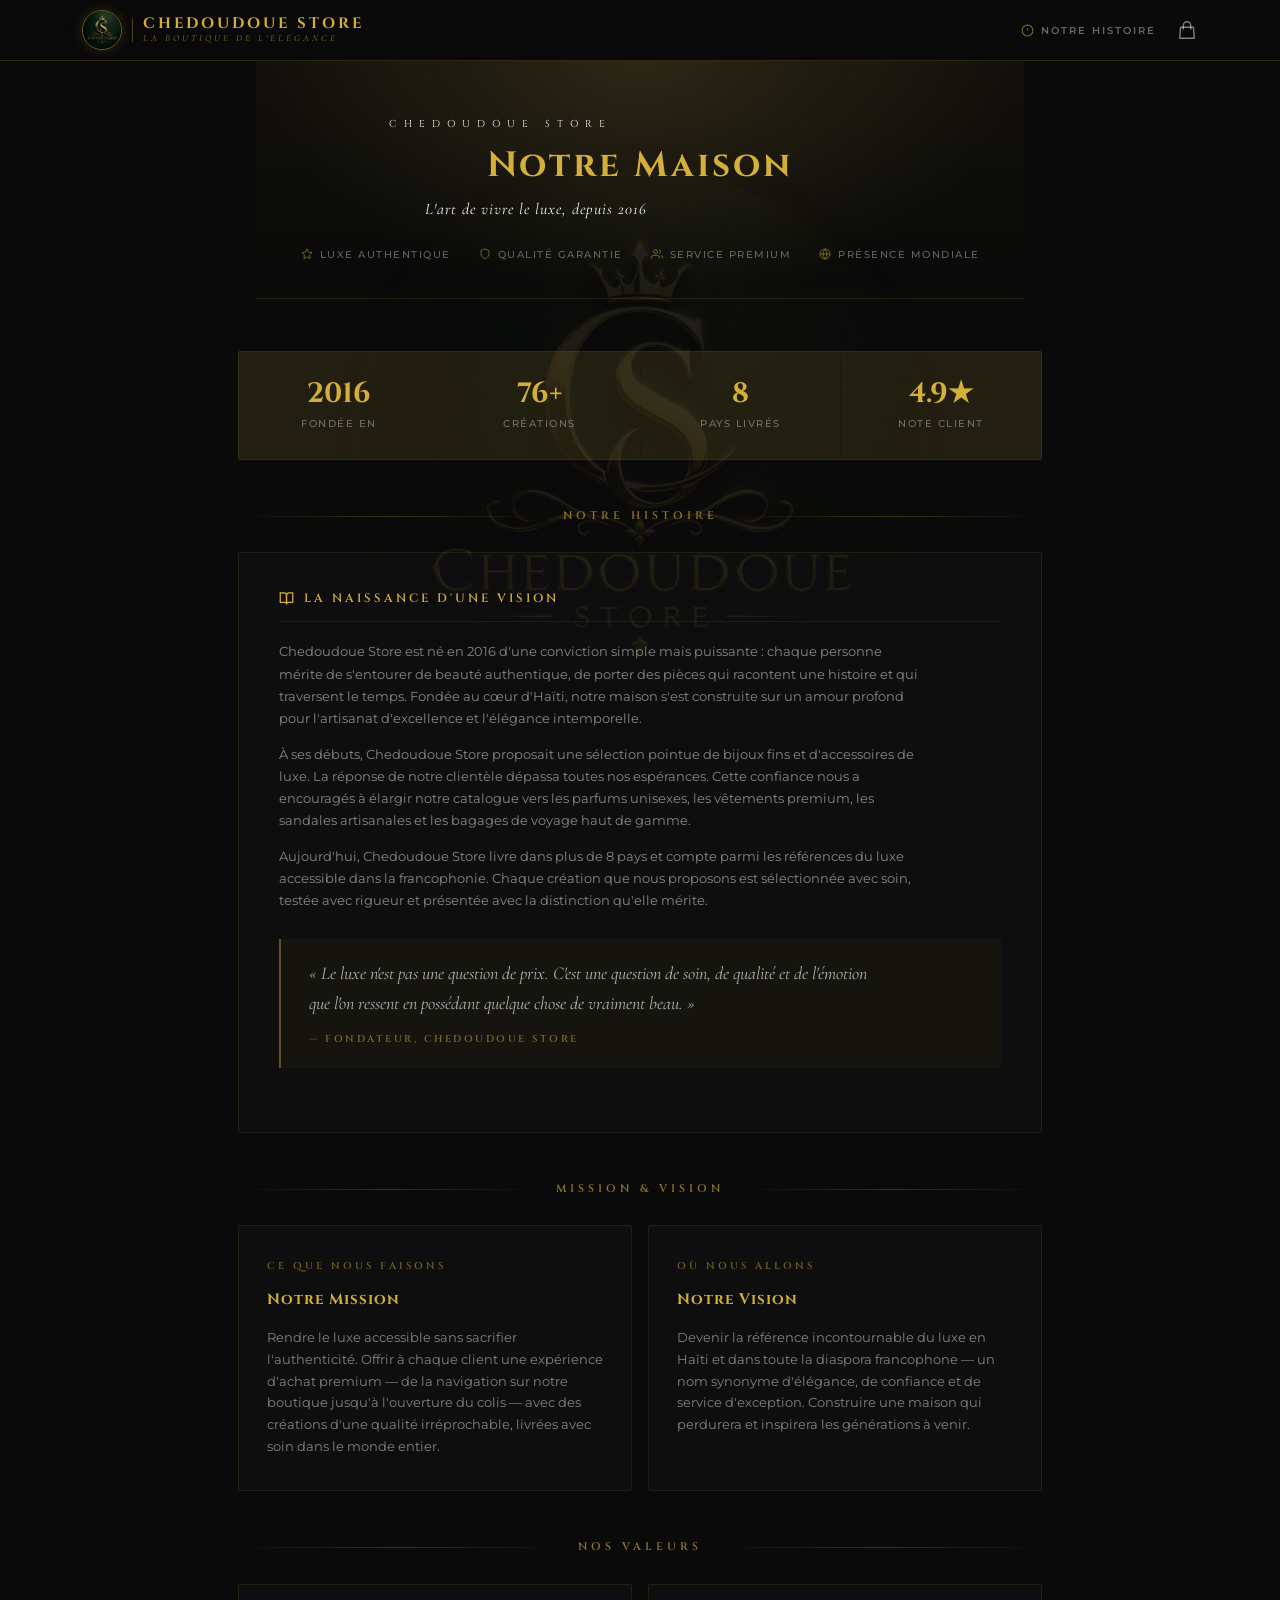
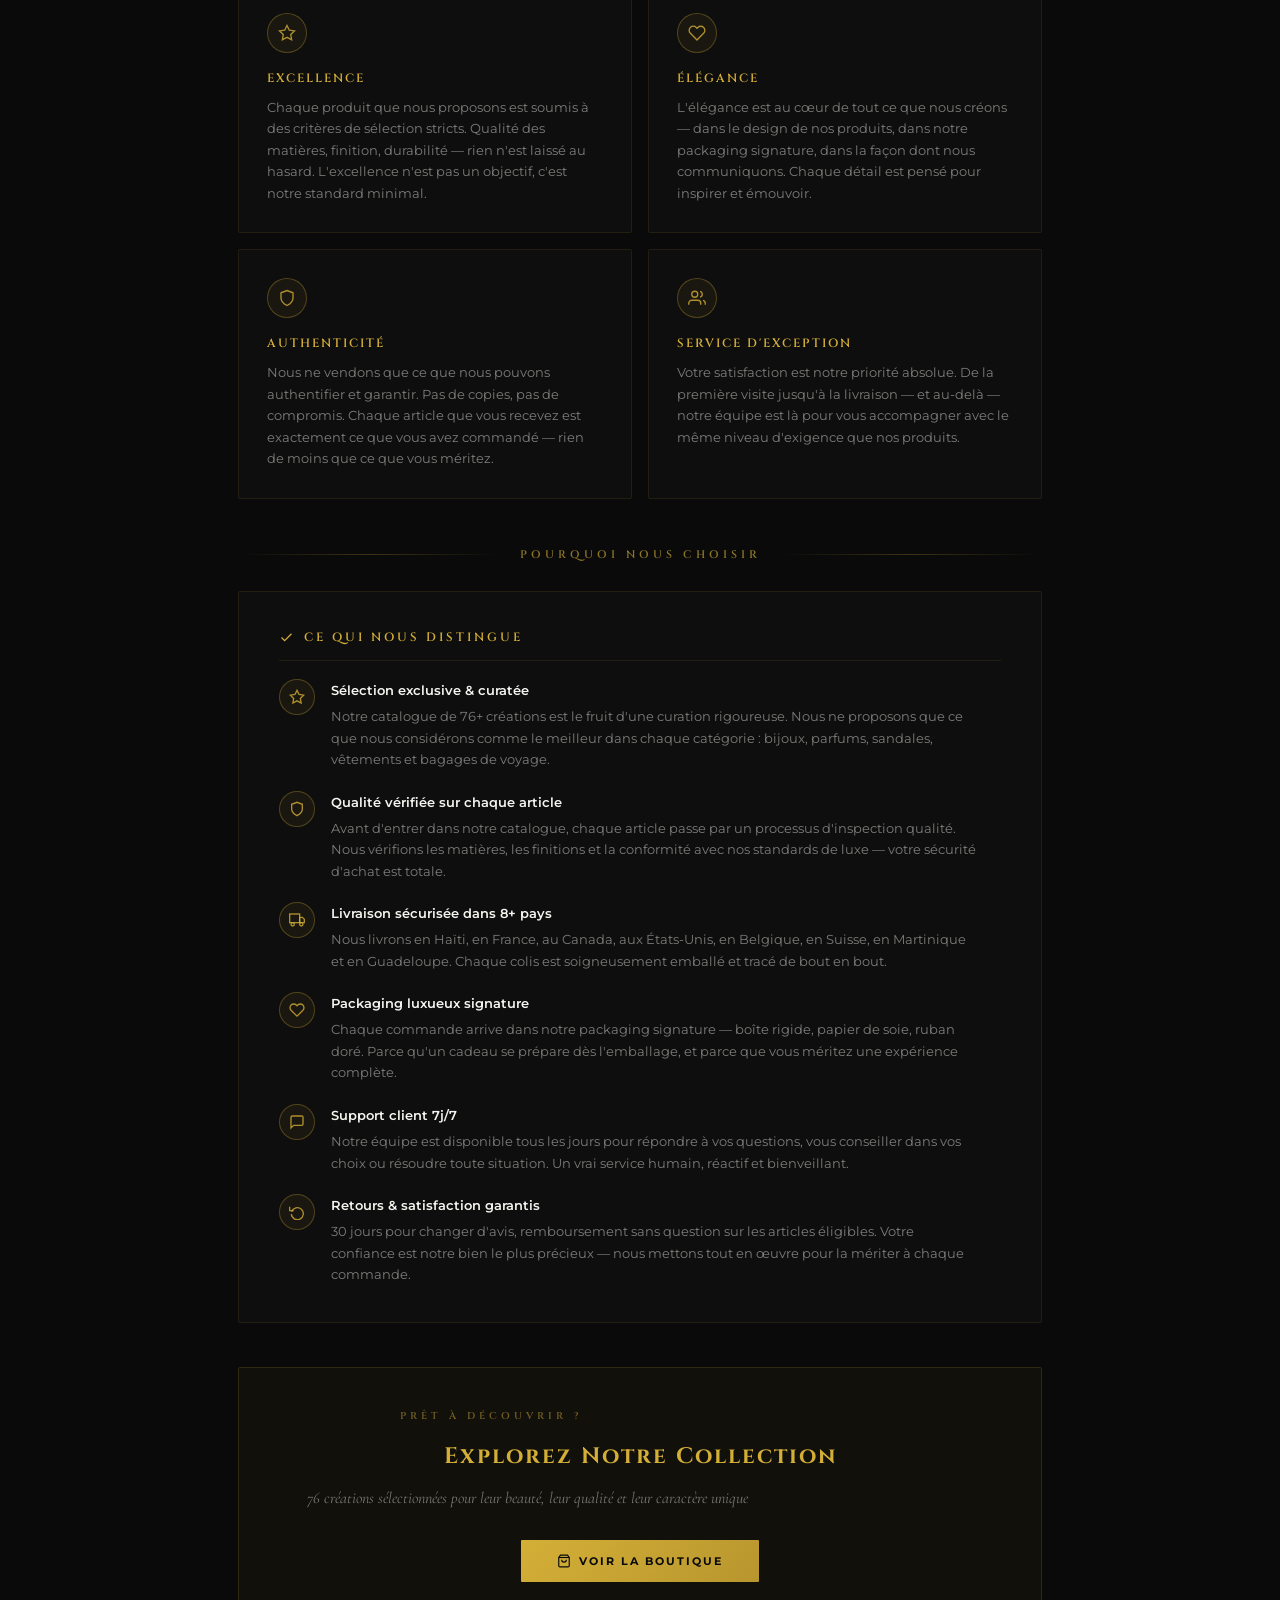
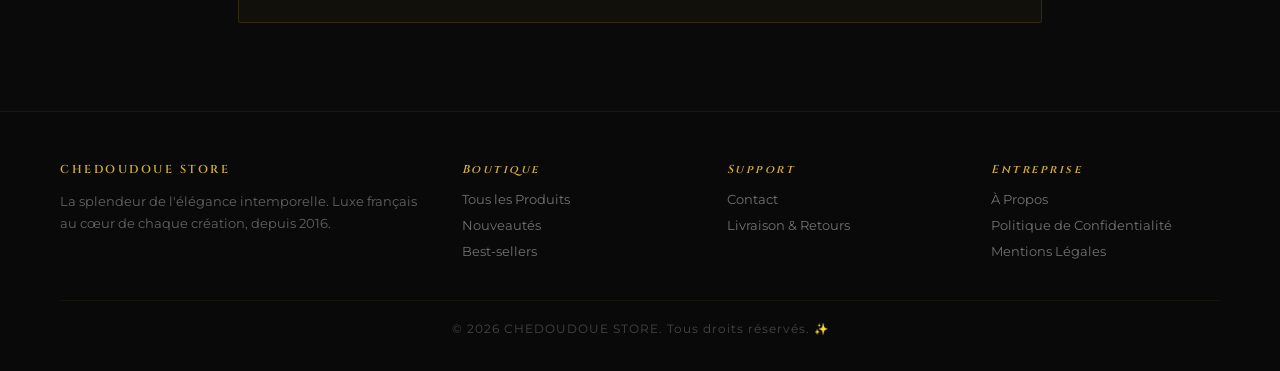
<file: pages/a-propos.html>
<!DOCTYPE html>
<html lang="fr">
  <head>
    <meta charset="UTF-8" />
    <meta name="viewport" content="width=device-width, initial-scale=1.0" />
    <title>À Propos | CHEDOUDOUE STORE</title>
    <meta name="description" content="Découvrez l'histoire, la mission, la vision et les valeurs de Chedoudoue Store — maison de luxe fondée en 2016." />
    <link
      href="https://fonts.googleapis.com/css2?family=Cinzel:wght@400;600;700;900&family=Cormorant+Garamond:ital,wght@0,400;0,500;0,600;0,700;1,400&family=Montserrat:wght@300;400;500;600;700&display=swap"
      rel="stylesheet"
    />
    <link rel="stylesheet" href="../assets/css/theme.css" />
    <link rel="stylesheet" href="../assets/css/style.css" />
    <link rel="stylesheet" href="../assets/css/components.css" />
    <link rel="stylesheet" href="../assets/css/premium.css" />
    <link rel="stylesheet" href="../assets/css/animations.css" />
    <link rel="stylesheet" href="../assets/css/responsive.css" />
    <style>
      *, *::before, *::after { box-sizing: border-box; }

      body {
        background: #0a0a0a;
        color: #f5f5f0;
        font-family: 'Montserrat', sans-serif;
        min-height: 100vh;
        position: relative;
      }

      /* ===== WATERMARK ===== */
      body::before {
        content: '';
        position: fixed;
        top: 50%; left: 50%;
        transform: translate(-50%, -50%);
        width: 560px; height: 560px;
        background-image: url('../assets/logo/logo.jpg');
        background-size: contain;
        background-repeat: no-repeat;
        background-position: center;
        opacity: 0.08;
        pointer-events: none;
        z-index: 0;
        border-radius: 50%;
        filter: sepia(0.4) saturate(1.8) brightness(1.15) contrast(1.06) drop-shadow(0 0 48px rgba(212, 175, 55, 0.18));
      }

      /* ===== NAVBAR ===== */
      nav {
        position: fixed; top: 0; width: 100%;
        z-index: 1000;
        backdrop-filter: blur(12px);
        -webkit-backdrop-filter: blur(12px);
        background: rgba(10, 10, 10, 0.92);
        border-bottom: 1px solid rgba(212, 175, 55, 0.18);
      }
      .nav-container {
        max-width: 1152px; margin: 0 auto;
        padding: 0 18px;
        display: flex; justify-content: space-between; align-items: center;
        height: 60px;
      }
      .nav-logo {
        display: flex; align-items: center; gap: 10px;
        text-decoration: none;
      }
      .nav-logo-img {
        height: 40px; width: 40px;
        border-radius: 50%; object-fit: cover;
        border: 1.5px solid rgba(212, 175, 55, 0.5);
        box-shadow: 0 0 12px rgba(212, 175, 55, 0.18);
        transition: all 0.3s ease; flex-shrink: 0;
      }
      .nav-logo:hover .nav-logo-img {
        border-color: #d4af37;
        box-shadow: 0 0 20px rgba(212, 175, 55, 0.4);
      }
      .nav-logo-separator {
        width: 1px; height: 24px;
        background: rgba(212, 175, 55, 0.35); flex-shrink: 0;
      }
      .nav-logo-brand { display: flex; flex-direction: column; gap: 3px; }
      .nav-logo-text {
        font-family: 'Cinzel', serif;
        font-size: 15px; font-weight: 700; color: #D4AF37;
        letter-spacing: 3px; line-height: 1;
        transition: all 0.3s ease;
      }
      .nav-logo:hover .nav-logo-text { color: #e8c84a; text-shadow: 0 0 18px rgba(212, 175, 55, 0.45); }
      .nav-logo-tagline {
        font-family: 'Cormorant Garamond', serif;
        font-size: 9.5px; font-style: italic;
        color: rgba(212, 175, 55, 0.65);
        letter-spacing: 3px; text-transform: uppercase; line-height: 1;
      }
      .nav-right { display: flex; align-items: center; gap: 20px; }
      .nav-page-label {
        display: flex; align-items: center; gap: 7px;
        font-family: 'Montserrat', sans-serif;
        font-size: 10px; font-weight: 600;
        color: rgba(245, 245, 240, 0.4);
        letter-spacing: 2px; text-transform: uppercase;
      }
      .nav-page-label svg { color: rgba(212, 175, 55, 0.6); }
      .nav-cart-link {
        display: flex; align-items: center; gap: 6px;
        text-decoration: none;
        font-family: 'Montserrat', sans-serif;
        font-size: 11px; color: rgba(245, 245, 240, 0.5);
        letter-spacing: 1px; transition: color 0.3s;
      }
      .nav-cart-link:hover { color: #d4af37; }
      .cart-count {
        display: inline-flex; align-items: center; justify-content: center;
        min-width: 18px; height: 18px; padding: 0 4px;
        background: #d4af37; color: #0a0a0a;
        font-size: 10px; font-weight: 700; border-radius: 9px;
      }

      /* ===== PAGE HEADER ===== */
      .page-header {
        margin-top: 60px;
        padding: 56px 28px 36px;
        text-align: center;
        border-bottom: 1px solid rgba(212, 175, 55, 0.1);
        background: linear-gradient(180deg, rgba(212, 175, 55, 0.04) 0%, transparent 100%);
        position: relative; z-index: 1;
      }
      .page-header-eyebrow {
        font-family: 'Cinzel', serif;
        font-size: 10px; color: rgba(212, 175, 55, 0.55);
        letter-spacing: 7px; text-transform: uppercase;
        margin-bottom: 14px;
      }
      .page-header h1 {
        font-family: 'Cinzel', serif;
        font-size: clamp(1.5rem, 3.5vw, 2.2rem);
        font-weight: 700; color: #D4AF37;
        letter-spacing: 3px; margin-bottom: 10px;
      }
      .page-header-subtitle {
        font-family: 'Cormorant Garamond', serif;
        font-size: 16px; font-style: italic;
        color: rgba(245, 245, 240, 0.5);
        letter-spacing: 1px; margin-bottom: 24px;
      }
      .header-badges {
        display: flex; align-items: center; justify-content: center;
        gap: 28px; flex-wrap: wrap;
      }
      .header-badge {
        display: flex; align-items: center; gap: 7px;
        font-family: 'Montserrat', sans-serif;
        font-size: 10px; font-weight: 500;
        color: rgba(245, 245, 240, 0.38);
        letter-spacing: 1.5px; text-transform: uppercase;
      }
      .header-badge svg { color: rgba(212, 175, 55, 0.5); flex-shrink: 0; }

      /* ===== PAGE MAIN ===== */
      .page-main {
        max-width: 860px; margin: 0 auto;
        padding: 52px 28px 88px;
        position: relative; z-index: 1;
      }

      /* ===== SECTION DIVIDER ===== */
      .section-divider {
        display: flex; align-items: center; gap: 18px;
        margin: 48px 0 28px;
      }
      .section-divider-line {
        flex: 1; height: 1px;
        background: linear-gradient(to right, transparent, rgba(212, 175, 55, 0.25), transparent);
      }
      .section-divider-label {
        font-family: 'Cinzel', serif;
        font-size: 11px; font-weight: 600;
        color: rgba(212, 175, 55, 0.65);
        letter-spacing: 4px; text-transform: uppercase;
        white-space: nowrap;
      }

      /* ===== STATS ROW ===== */
      .stats-row {
        display: grid;
        grid-template-columns: repeat(4, 1fr);
        gap: 1px;
        background: rgba(212, 175, 55, 0.1);
        border: 1px solid rgba(212, 175, 55, 0.1);
        border-radius: 2px;
        overflow: hidden;
        margin-bottom: 28px;
      }
      .stat-cell {
        background: rgba(255, 255, 255, 0.015);
        padding: 28px 20px;
        text-align: center;
      }
      .stat-number {
        font-family: 'Cinzel', serif;
        font-size: 28px; font-weight: 700;
        color: #d4af37;
        line-height: 1; margin-bottom: 8px;
      }
      .stat-label {
        font-family: 'Montserrat', sans-serif;
        font-size: 10px; font-weight: 500;
        color: rgba(245, 245, 240, 0.38);
        letter-spacing: 1.5px; text-transform: uppercase;
      }

      /* ===== INFO CARD ===== */
      .info-card {
        background: rgba(255, 255, 255, 0.018);
        border: 1px solid rgba(212, 175, 55, 0.1);
        border-radius: 2px;
        padding: 36px 40px;
        margin-bottom: 20px;
      }
      .info-card-title {
        font-family: 'Cinzel', serif;
        font-size: 12px; font-weight: 600;
        color: #d4af37; letter-spacing: 3px;
        text-transform: uppercase;
        margin-bottom: 18px;
        padding-bottom: 14px;
        border-bottom: 1px solid rgba(212, 175, 55, 0.1);
        display: flex; align-items: center; gap: 10px;
      }
      .info-card-title svg { flex-shrink: 0; }
      .info-card-body {
        font-family: 'Montserrat', sans-serif;
        font-size: 13px;
        color: rgba(245, 245, 240, 0.52);
        line-height: 1.82;
      }
      .info-card-body p + p { margin-top: 14px; }

      /* ===== QUOTE BLOCK ===== */
      .quote-block {
        border-left: 2px solid rgba(212, 175, 55, 0.4);
        padding: 20px 28px;
        margin: 28px 0;
        background: rgba(212, 175, 55, 0.03);
      }
      .quote-text {
        font-family: 'Cormorant Garamond', serif;
        font-size: 18px; font-style: italic;
        color: rgba(245, 245, 240, 0.7);
        line-height: 1.65; margin-bottom: 12px;
      }
      .quote-author {
        font-family: 'Cinzel', serif;
        font-size: 10px; font-weight: 600;
        color: rgba(212, 175, 55, 0.55);
        letter-spacing: 2.5px; text-transform: uppercase;
      }

      /* ===== VALUES GRID ===== */
      .values-grid {
        display: grid;
        grid-template-columns: 1fr 1fr;
        gap: 16px;
      }
      .value-card {
        background: rgba(255, 255, 255, 0.018);
        border: 1px solid rgba(212, 175, 55, 0.1);
        border-radius: 2px;
        padding: 28px 28px;
        transition: border-color 0.3s, background 0.3s;
      }
      .value-card:hover {
        border-color: rgba(212, 175, 55, 0.25);
        background: rgba(212, 175, 55, 0.03);
      }
      .value-icon {
        width: 40px; height: 40px;
        border-radius: 50%;
        border: 1px solid rgba(212, 175, 55, 0.3);
        background: rgba(212, 175, 55, 0.06);
        display: flex; align-items: center; justify-content: center;
        margin-bottom: 16px;
        color: rgba(212, 175, 55, 0.8);
      }
      .value-name {
        font-family: 'Cinzel', serif;
        font-size: 12px; font-weight: 600;
        color: #d4af37; letter-spacing: 2px;
        text-transform: uppercase; margin-bottom: 10px;
      }
      .value-desc {
        font-family: 'Montserrat', sans-serif;
        font-size: 12.5px;
        color: rgba(245, 245, 240, 0.48);
        line-height: 1.72;
      }

      /* ===== WHY LIST ===== */
      .why-item {
        display: flex; gap: 16px;
        margin-bottom: 20px; align-items: flex-start;
      }
      .why-item:last-child { margin-bottom: 0; }
      .why-icon {
        width: 36px; height: 36px; flex-shrink: 0;
        border-radius: 50%;
        border: 1px solid rgba(212, 175, 55, 0.3);
        background: rgba(212, 175, 55, 0.06);
        display: flex; align-items: center; justify-content: center;
        color: rgba(212, 175, 55, 0.8);
      }
      .why-title {
        font-family: 'Montserrat', sans-serif;
        font-size: 13px; font-weight: 600;
        color: #f5f5f0; margin-bottom: 5px;
      }
      .why-text {
        font-family: 'Montserrat', sans-serif;
        font-size: 12.5px;
        color: rgba(245, 245, 240, 0.48);
        line-height: 1.72;
      }

      /* ===== MISSION VISION GRID ===== */
      .mv-grid {
        display: grid;
        grid-template-columns: 1fr 1fr;
        gap: 16px;
        margin-bottom: 20px;
      }
      .mv-card {
        background: rgba(255, 255, 255, 0.018);
        border: 1px solid rgba(212, 175, 55, 0.1);
        border-radius: 2px;
        padding: 32px 28px;
      }
      .mv-eyebrow {
        font-family: 'Cinzel', serif;
        font-size: 10px; font-weight: 600;
        color: rgba(212, 175, 55, 0.5);
        letter-spacing: 3px; text-transform: uppercase;
        margin-bottom: 12px;
      }
      .mv-heading {
        font-family: 'Cinzel', serif;
        font-size: 15px; font-weight: 700;
        color: #D4AF37; letter-spacing: 1px;
        margin-bottom: 14px;
      }
      .mv-text {
        font-family: 'Montserrat', sans-serif;
        font-size: 12.5px;
        color: rgba(245, 245, 240, 0.5);
        line-height: 1.75;
      }

      /* ===== SHOP CTA ===== */
      .shop-cta {
        background: rgba(212, 175, 55, 0.04);
        border: 1px solid rgba(212, 175, 55, 0.15);
        border-radius: 2px;
        padding: 40px 36px;
        text-align: center;
        margin-top: 44px;
      }
      .shop-cta-label {
        font-family: 'Cinzel', serif;
        font-size: 10px; font-weight: 600;
        color: rgba(212, 175, 55, 0.5);
        letter-spacing: 4px; text-transform: uppercase;
        margin-bottom: 12px;
      }
      .shop-cta-title {
        font-family: 'Cinzel', serif;
        font-size: clamp(1.1rem, 2.5vw, 1.4rem);
        font-weight: 700; color: #D4AF37;
        letter-spacing: 2px; margin-bottom: 10px;
      }
      .shop-cta-text {
        font-family: 'Cormorant Garamond', serif;
        font-size: 16px; font-style: italic;
        color: rgba(245, 245, 240, 0.45);
        margin-bottom: 28px;
      }
      .cta-btn {
        display: inline-flex; align-items: center; gap: 8px;
        padding: 13px 36px;
        background: linear-gradient(135deg, #d4af37, #b8962e);
        color: #0a0a0a;
        font-family: 'Montserrat', sans-serif;
        font-size: 11px; font-weight: 700;
        letter-spacing: 2px; text-transform: uppercase;
        text-decoration: none; border-radius: 1px;
        transition: all 0.3s ease;
      }
      .cta-btn:hover {
        background: linear-gradient(135deg, #e8c84a, #d4af37);
        transform: translateY(-1px);
        box-shadow: 0 6px 24px rgba(212, 175, 55, 0.25);
      }

      /* ===== FOOTER ===== */
      footer {
        background: #090909;
        border-top: 1px solid rgba(212, 175, 55, 0.09);
        padding: 52px 28px 32px;
        position: relative; z-index: 1;
      }
      .footer-inner { max-width: 1160px; margin: 0 auto; }
      .footer-cols {
        display: grid;
        grid-template-columns: 1.6fr repeat(3, 1fr);
        gap: 36px; margin-bottom: 32px;
      }
      .fcol h3, .fcol h4 {
        font-family: 'Cinzel', serif;
        font-size: 11.5px; font-weight: 600;
        color: #d4af37; letter-spacing: 2.5px; margin-bottom: 14px;
      }
      .fcol p {
        font-family: 'Montserrat', sans-serif;
        font-size: 12.5px;
        color: rgba(245, 245, 240, 0.38); line-height: 1.75;
      }
      .fcol ul { list-style: none; padding: 0; margin: 0; }
      .fcol ul li a {
        font-family: 'Montserrat', sans-serif;
        font-size: 12.5px;
        color: rgba(245, 245, 240, 0.44);
        text-decoration: none; display: block; margin-bottom: 7px;
        transition: color 0.3s, padding-left 0.3s;
      }
      .fcol ul li a:hover { color: #d4af37; padding-left: 4px; }
      .footer-bar {
        border-top: 1px solid rgba(212, 175, 55, 0.07);
        padding-top: 20px; text-align: center;
        font-family: 'Montserrat', sans-serif;
        font-size: 11.5px;
        color: rgba(245, 245, 240, 0.26); letter-spacing: 1px;
      }

      /* ===== RESPONSIVE ===== */
      @media (max-width: 760px) {
        .stats-row { grid-template-columns: repeat(2, 1fr); }
        .mv-grid { grid-template-columns: 1fr; }
        .values-grid { grid-template-columns: 1fr; }
      }
      @media (max-width: 640px) {
        .page-header { padding: 44px 16px 28px; }
        .header-badges { gap: 14px; }
        .page-main { padding: 36px 16px 64px; }
        .info-card { padding: 24px 20px; }
        .footer-cols { grid-template-columns: 1fr 1fr; }
        .nav-logo-tagline { display: none; }
        .section-divider { margin: 32px 0 20px; }
      }
      @media (max-width: 400px) {
        .footer-cols { grid-template-columns: 1fr; }
        .stats-row { grid-template-columns: repeat(2, 1fr); }
        .nav-page-label span { display: none; }
      }
    </style>
  </head>
  <body>

    <!-- ===== NAVBAR ===== -->
    <nav>
      <div class="nav-container">
        <a href="../index.html" class="nav-logo">
          <img src="../assets/logo/logo.jpg" alt="Chedoudoue Store" class="nav-logo-img" />
          <div class="nav-logo-separator"></div>
          <div class="nav-logo-brand">
            <span class="nav-logo-text">CHEDOUDOUE STORE</span>
            <span class="nav-logo-tagline">La Boutique de L'élégance</span>
          </div>
        </a>
        <div class="nav-right">
          <div class="nav-page-label">
            <svg width="13" height="13" viewBox="0 0 24 24" fill="none" stroke="currentColor" stroke-width="2">
              <circle cx="12" cy="12" r="10"/><line x1="12" y1="8" x2="12" y2="12"/><line x1="12" y1="16" x2="12.01" y2="16"/>
            </svg>
            <span>Notre Histoire</span>
          </div>
          <a href="cart.html" class="nav-cart-link">
            <svg xmlns="http://www.w3.org/2000/svg" viewBox="0 0 24 24" width="22" height="22" fill="none" stroke="currentColor" stroke-width="1.5" stroke-linecap="round" stroke-linejoin="round" aria-hidden="true"><path d="M16 11V7a4 4 0 0 0-8 0v4"/><path d="M5 9h14l1 12H4L5 9z"/></svg>
            <span class="cart-count">0</span>
          </a>
        </div>
      </div>
    </nav>

    <!-- ===== HEADER ===== -->
    <header class="page-header">
      <p class="page-header-eyebrow">Chedoudoue Store</p>
      <h1>Notre Maison</h1>
      <p class="page-header-subtitle">L'art de vivre le luxe, depuis 2016</p>
      <div class="header-badges">
        <span class="header-badge">
          <svg width="12" height="12" viewBox="0 0 24 24" fill="none" stroke="currentColor" stroke-width="2"><polygon points="12 2 15.09 8.26 22 9.27 17 14.14 18.18 21.02 12 17.77 5.82 21.02 7 14.14 2 9.27 8.91 8.26 12 2"/></svg>
          Luxe Authentique
        </span>
        <span class="header-badge">
          <svg width="12" height="12" viewBox="0 0 24 24" fill="none" stroke="currentColor" stroke-width="2"><path d="M12 22s8-4 8-10V5l-8-3-8 3v7c0 6 8 10 8 10z"/></svg>
          Qualité Garantie
        </span>
        <span class="header-badge">
          <svg width="12" height="12" viewBox="0 0 24 24" fill="none" stroke="currentColor" stroke-width="2"><path d="M17 21v-2a4 4 0 0 0-4-4H5a4 4 0 0 0-4 4v2"/><circle cx="9" cy="7" r="4"/><path d="M23 21v-2a4 4 0 0 0-3-3.87"/><path d="M16 3.13a4 4 0 0 1 0 7.75"/></svg>
          Service Premium
        </span>
        <span class="header-badge">
          <svg width="12" height="12" viewBox="0 0 24 24" fill="none" stroke="currentColor" stroke-width="2"><circle cx="12" cy="12" r="10"/><line x1="2" y1="12" x2="22" y2="12"/><path d="M12 2a15.3 15.3 0 0 1 4 10 15.3 15.3 0 0 1-4 10 15.3 15.3 0 0 1-4-10 15.3 15.3 0 0 1 4-10z"/></svg>
          Présence Mondiale
        </span>
      </div>
    </header>

    <!-- ===== MAIN ===== -->
    <main class="page-main">

      <!-- ── STATS ── -->
      <div class="stats-row">
        <div class="stat-cell">
          <div class="stat-number">2016</div>
          <div class="stat-label">Fondée en</div>
        </div>
        <div class="stat-cell">
          <div class="stat-number">76+</div>
          <div class="stat-label">Créations</div>
        </div>
        <div class="stat-cell">
          <div class="stat-number">8</div>
          <div class="stat-label">Pays livrés</div>
        </div>
        <div class="stat-cell">
          <div class="stat-number">4.9★</div>
          <div class="stat-label">Note client</div>
        </div>
      </div>

      <!-- ══════════ NOTRE HISTOIRE ══════════ -->
      <div class="section-divider">
        <div class="section-divider-line"></div>
        <span class="section-divider-label">Notre Histoire</span>
        <div class="section-divider-line"></div>
      </div>

      <div class="info-card">
        <div class="info-card-title">
          <svg width="15" height="15" viewBox="0 0 24 24" fill="none" stroke="currentColor" stroke-width="2"><path d="M2 3h6a4 4 0 0 1 4 4v14a3 3 0 0 0-3-3H2z"/><path d="M22 3h-6a4 4 0 0 0-4 4v14a3 3 0 0 1 3-3h7z"/></svg>
          La Naissance d'une Vision
        </div>
        <div class="info-card-body">
          <p>
            Chedoudoue Store est né en 2016 d'une conviction simple mais puissante : chaque personne mérite de s'entourer de beauté authentique, de porter des pièces qui racontent une histoire et qui traversent le temps. Fondée au cœur d'Haïti, notre maison s'est construite sur un amour profond pour l'artisanat d'excellence et l'élégance intemporelle.
          </p>
          <p>
            À ses débuts, Chedoudoue Store proposait une sélection pointue de bijoux fins et d'accessoires de luxe. La réponse de notre clientèle dépassa toutes nos espérances. Cette confiance nous a encouragés à élargir notre catalogue vers les parfums unisexes, les vêtements premium, les sandales artisanales et les bagages de voyage haut de gamme.
          </p>
          <p>
            Aujourd'hui, Chedoudoue Store livre dans plus de 8 pays et compte parmi les références du luxe accessible dans la francophonie. Chaque création que nous proposons est sélectionnée avec soin, testée avec rigueur et présentée avec la distinction qu'elle mérite.
          </p>
        </div>

        <div class="quote-block">
          <p class="quote-text">« Le luxe n'est pas une question de prix. C'est une question de soin, de qualité et de l'émotion que l'on ressent en possédant quelque chose de vraiment beau. »</p>
          <p class="quote-author">— Fondateur, Chedoudoue Store</p>
        </div>
      </div>

      <!-- ══════════ MISSION & VISION ══════════ -->
      <div class="section-divider">
        <div class="section-divider-line"></div>
        <span class="section-divider-label">Mission &amp; Vision</span>
        <div class="section-divider-line"></div>
      </div>

      <div class="mv-grid">
        <div class="mv-card">
          <p class="mv-eyebrow">Ce que nous faisons</p>
          <p class="mv-heading">Notre Mission</p>
          <p class="mv-text">Rendre le luxe accessible sans sacrifier l'authenticité. Offrir à chaque client une expérience d'achat premium — de la navigation sur notre boutique jusqu'à l'ouverture du colis — avec des créations d'une qualité irréprochable, livrées avec soin dans le monde entier.</p>
        </div>
        <div class="mv-card">
          <p class="mv-eyebrow">Où nous allons</p>
          <p class="mv-heading">Notre Vision</p>
          <p class="mv-text">Devenir la référence incontournable du luxe en Haïti et dans toute la diaspora francophone — un nom synonyme d'élégance, de confiance et de service d'exception. Construire une maison qui perdurera et inspirera les générations à venir.</p>
        </div>
      </div>

      <!-- ══════════ NOS VALEURS ══════════ -->
      <div class="section-divider">
        <div class="section-divider-line"></div>
        <span class="section-divider-label">Nos Valeurs</span>
        <div class="section-divider-line"></div>
      </div>

      <div class="values-grid">
        <div class="value-card">
          <div class="value-icon">
            <svg width="18" height="18" viewBox="0 0 24 24" fill="none" stroke="currentColor" stroke-width="1.8"><polygon points="12 2 15.09 8.26 22 9.27 17 14.14 18.18 21.02 12 17.77 5.82 21.02 7 14.14 2 9.27 8.91 8.26 12 2"/></svg>
          </div>
          <div class="value-name">Excellence</div>
          <p class="value-desc">Chaque produit que nous proposons est soumis à des critères de sélection stricts. Qualité des matières, finition, durabilité — rien n'est laissé au hasard. L'excellence n'est pas un objectif, c'est notre standard minimal.</p>
        </div>
        <div class="value-card">
          <div class="value-icon">
            <svg width="18" height="18" viewBox="0 0 24 24" fill="none" stroke="currentColor" stroke-width="1.8"><path d="M20.84 4.61a5.5 5.5 0 0 0-7.78 0L12 5.67l-1.06-1.06a5.5 5.5 0 0 0-7.78 7.78l1.06 1.06L12 21.23l7.78-7.78 1.06-1.06a5.5 5.5 0 0 0 0-7.78z"/></svg>
          </div>
          <div class="value-name">Élégance</div>
          <p class="value-desc">L'élégance est au cœur de tout ce que nous créons — dans le design de nos produits, dans notre packaging signature, dans la façon dont nous communiquons. Chaque détail est pensé pour inspirer et émouvoir.</p>
        </div>
        <div class="value-card">
          <div class="value-icon">
            <svg width="18" height="18" viewBox="0 0 24 24" fill="none" stroke="currentColor" stroke-width="1.8"><path d="M12 22s8-4 8-10V5l-8-3-8 3v7c0 6 8 10 8 10z"/></svg>
          </div>
          <div class="value-name">Authenticité</div>
          <p class="value-desc">Nous ne vendons que ce que nous pouvons authentifier et garantir. Pas de copies, pas de compromis. Chaque article que vous recevez est exactement ce que vous avez commandé — rien de moins que ce que vous méritez.</p>
        </div>
        <div class="value-card">
          <div class="value-icon">
            <svg width="18" height="18" viewBox="0 0 24 24" fill="none" stroke="currentColor" stroke-width="1.8"><path d="M17 21v-2a4 4 0 0 0-4-4H5a4 4 0 0 0-4 4v2"/><circle cx="9" cy="7" r="4"/><path d="M23 21v-2a4 4 0 0 0-3-3.87"/><path d="M16 3.13a4 4 0 0 1 0 7.75"/></svg>
          </div>
          <div class="value-name">Service d'Exception</div>
          <p class="value-desc">Votre satisfaction est notre priorité absolue. De la première visite jusqu'à la livraison — et au-delà — notre équipe est là pour vous accompagner avec le même niveau d'exigence que nos produits.</p>
        </div>
      </div>

      <!-- ══════════ POURQUOI NOUS CHOISIR ══════════ -->
      <div class="section-divider">
        <div class="section-divider-line"></div>
        <span class="section-divider-label">Pourquoi Nous Choisir</span>
        <div class="section-divider-line"></div>
      </div>

      <div class="info-card">
        <div class="info-card-title">
          <svg width="15" height="15" viewBox="0 0 24 24" fill="none" stroke="currentColor" stroke-width="2"><polyline points="20 6 9 17 4 12"/></svg>
          Ce qui nous distingue
        </div>

        <div class="why-item">
          <div class="why-icon">
            <svg width="16" height="16" viewBox="0 0 24 24" fill="none" stroke="currentColor" stroke-width="2"><polygon points="12 2 15.09 8.26 22 9.27 17 14.14 18.18 21.02 12 17.77 5.82 21.02 7 14.14 2 9.27 8.91 8.26 12 2"/></svg>
          </div>
          <div>
            <p class="why-title">Sélection exclusive &amp; curatée</p>
            <p class="why-text">Notre catalogue de 76+ créations est le fruit d'une curation rigoureuse. Nous ne proposons que ce que nous considérons comme le meilleur dans chaque catégorie : bijoux, parfums, sandales, vêtements et bagages de voyage.</p>
          </div>
        </div>

        <div class="why-item">
          <div class="why-icon">
            <svg width="16" height="16" viewBox="0 0 24 24" fill="none" stroke="currentColor" stroke-width="2"><path d="M12 22s8-4 8-10V5l-8-3-8 3v7c0 6 8 10 8 10z"/></svg>
          </div>
          <div>
            <p class="why-title">Qualité vérifiée sur chaque article</p>
            <p class="why-text">Avant d'entrer dans notre catalogue, chaque article passe par un processus d'inspection qualité. Nous vérifions les matières, les finitions et la conformité avec nos standards de luxe — votre sécurité d'achat est totale.</p>
          </div>
        </div>

        <div class="why-item">
          <div class="why-icon">
            <svg width="16" height="16" viewBox="0 0 24 24" fill="none" stroke="currentColor" stroke-width="2"><rect x="1" y="3" width="15" height="13"/><polygon points="16 8 20 8 23 11 23 16 16 16 16 8"/><circle cx="5.5" cy="18.5" r="2.5"/><circle cx="18.5" cy="18.5" r="2.5"/></svg>
          </div>
          <div>
            <p class="why-title">Livraison sécurisée dans 8+ pays</p>
            <p class="why-text">Nous livrons en Haïti, en France, au Canada, aux États-Unis, en Belgique, en Suisse, en Martinique et en Guadeloupe. Chaque colis est soigneusement emballé et tracé de bout en bout.</p>
          </div>
        </div>

        <div class="why-item">
          <div class="why-icon">
            <svg width="16" height="16" viewBox="0 0 24 24" fill="none" stroke="currentColor" stroke-width="2"><path d="M20.84 4.61a5.5 5.5 0 0 0-7.78 0L12 5.67l-1.06-1.06a5.5 5.5 0 0 0-7.78 7.78l1.06 1.06L12 21.23l7.78-7.78 1.06-1.06a5.5 5.5 0 0 0 0-7.78z"/></svg>
          </div>
          <div>
            <p class="why-title">Packaging luxueux signature</p>
            <p class="why-text">Chaque commande arrive dans notre packaging signature — boîte rigide, papier de soie, ruban doré. Parce qu'un cadeau se prépare dès l'emballage, et parce que vous méritez une expérience complète.</p>
          </div>
        </div>

        <div class="why-item">
          <div class="why-icon">
            <svg width="16" height="16" viewBox="0 0 24 24" fill="none" stroke="currentColor" stroke-width="2"><path d="M21 15a2 2 0 0 1-2 2H7l-4 4V5a2 2 0 0 1 2-2h14a2 2 0 0 1 2 2z"/></svg>
          </div>
          <div>
            <p class="why-title">Support client 7j/7</p>
            <p class="why-text">Notre équipe est disponible tous les jours pour répondre à vos questions, vous conseiller dans vos choix ou résoudre toute situation. Un vrai service humain, réactif et bienveillant.</p>
          </div>
        </div>

        <div class="why-item">
          <div class="why-icon">
            <svg width="16" height="16" viewBox="0 0 24 24" fill="none" stroke="currentColor" stroke-width="2"><polyline points="1 4 1 10 7 10"/><path d="M3.51 15a9 9 0 1 0 .49-3.51"/></svg>
          </div>
          <div>
            <p class="why-title">Retours &amp; satisfaction garantis</p>
            <p class="why-text">30 jours pour changer d'avis, remboursement sans question sur les articles éligibles. Votre confiance est notre bien le plus précieux — nous mettons tout en œuvre pour la mériter à chaque commande.</p>
          </div>
        </div>
      </div>

      <!-- SHOP CTA -->
      <div class="shop-cta">
        <p class="shop-cta-label">Prêt à Découvrir ?</p>
        <p class="shop-cta-title">Explorez Notre Collection</p>
        <p class="shop-cta-text">76 créations sélectionnées pour leur beauté, leur qualité et leur caractère unique</p>
        <a href="shop.html" class="cta-btn">
          <svg width="14" height="14" viewBox="0 0 24 24" fill="none" stroke="currentColor" stroke-width="2"><path d="M6 2L3 6v14a2 2 0 0 0 2 2h14a2 2 0 0 0 2-2V6l-3-4z"/><line x1="3" y1="6" x2="21" y2="6"/><path d="M16 10a4 4 0 0 1-8 0"/></svg>
          Voir la Boutique
        </a>
      </div>

    </main>

    <!-- ===== FOOTER ===== -->
    <footer>
      <div class="footer-inner">
        <div class="footer-cols">
          <div class="fcol">
            <h3>CHEDOUDOUE STORE</h3>
            <p>La splendeur de l'élégance intemporelle. Luxe français au cœur de chaque création, depuis 2016.</p>
          </div>
          <div class="fcol">
            <h4>Boutique</h4>
            <ul>
              <li><a href="shop.html">Tous les Produits</a></li>
              <li><a href="shop.html">Nouveautés</a></li>
              <li><a href="shop.html">Best-sellers</a></li>
            </ul>
          </div>
          <div class="fcol">
            <h4>Support</h4>
            <ul>
              <li><a href="contact.html">Contact</a></li>
              <li><a href="livraison-retours.html">Livraison &amp; Retours</a></li>
            </ul>
          </div>
          <div class="fcol">
            <h4>Entreprise</h4>
            <ul>
              <li><a href="a-propos.html">À Propos</a></li>
              <li><a href="politique-confidentialite.html">Politique de Confidentialité</a></li>
              <li><a href="mentions-legales.html">Mentions Légales</a></li>
            </ul>
          </div>
        </div>
        <div class="footer-bar">
          &copy; 2026 CHEDOUDOUE STORE. Tous droits réservés. <span style="color:#d4af37;">✨</span>
        </div>
      </div>
    </footer>

    <!-- Scripts -->
    <script src="../assets/js/currency.js"></script>
    <script src="../assets/js/products.js"></script>
    <script src="../assets/js/storage.js"></script>
    <script src="../assets/js/cart.js"></script>
    <script src="../assets/js/animations.js"></script>
    <script src="../assets/js/nav.js"></script>
    <script>
      document.addEventListener('DOMContentLoaded', function () {
        var countEl = document.querySelector('.cart-count');
        if (countEl && typeof cart !== 'undefined') {
          var items = cart.getCartItems();
          var count = items.reduce(function (s, i) { return s + (i.quantity || 1); }, 0);
          countEl.textContent = count;
        }
      });
    </script>
  </body>
</html>
</file>
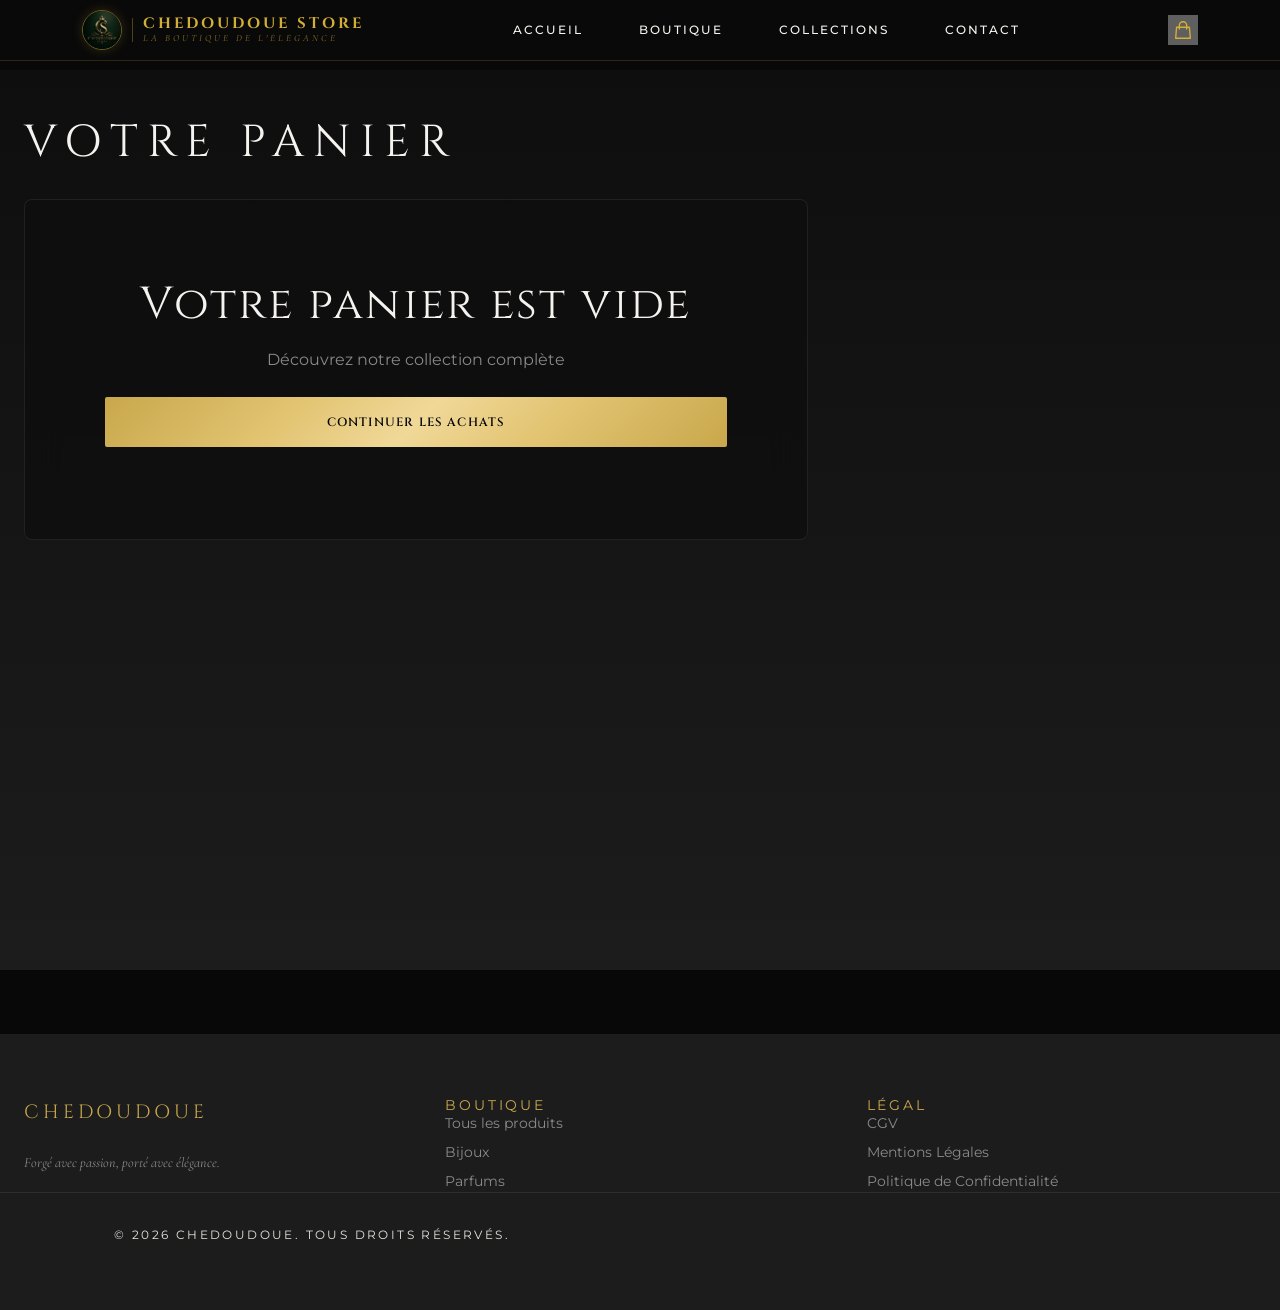
<file: pages/cart.html>
<!doctype html>
<html lang="fr">
  <head>
    <meta charset="UTF-8" />
    <meta name="viewport" content="width=device-width, initial-scale=1.0" />
    <title>Panier | Chedoudoue Store - Maison de Prestige</title>

    <!-- Google Fonts -->
    <link rel="preconnect" href="https://fonts.googleapis.com" />
    <link rel="preconnect" href="https://fonts.gstatic.com" crossorigin />
    <link
      href="https://fonts.googleapis.com/css2?family=Cinzel:wght@400;500;600;700&family=Cormorant+Garamond:ital,wght@0,400;0,500;0,600;1,400;1,500&family=Montserrat:ital,wght@0,300;0,400;0,500;0,600;1,300;1,400&display=swap"
      rel="stylesheet"
    />

    <!-- Styles -->
    <link rel="stylesheet" href="../assets/css/theme.css" />
    <link rel="stylesheet" href="../assets/css/style.css" />
    <link rel="stylesheet" href="../assets/css/components.css" />
    <link rel="stylesheet" href="../assets/css/premium.css" />
    <link rel="stylesheet" href="../assets/css/animations.css" />
    <link rel="stylesheet" href="../assets/css/responsive.css" />

    <style>
      .cart-layout {
        display: grid;
        grid-template-columns: 1fr 400px;
        gap: var(--space-12);
        margin-bottom: var(--space-16);
      }

      .cart-items-section {
        background: var(--glass-bg);
        border: var(--border-glass);
        backdrop-filter: var(--glass-blur);
        padding: var(--space-8);
        border-radius: var(--radius-lg);
      }

      .cart-item {
        display: grid;
        grid-template-columns: 120px 1fr auto auto auto;
        gap: var(--space-6);
        align-items: center;
        padding: var(--space-6);
        border-bottom: var(--border-glass);
      }

      .cart-item:last-child {
        border-bottom: none;
      }

      .cart-item-image {
        width: 120px;
        height: 120px;
        object-fit: cover;
        border-radius: var(--radius-md);
      }

      .cart-item-details h4 {
        color: var(--color-white);
        font-family: var(--font-display);
        font-size: var(--fs-h4);
        margin-bottom: var(--space-2);
      }

      .cart-item-category {
        color: var(--color-gold);
        font-size: var(--fs-xs);
        text-transform: uppercase;
        letter-spacing: var(--ls-wider);
        margin-bottom: var(--space-2);
      }

      .cart-item-price {
        color: var(--color-silver);
        font-size: var(--fs-base);
      }

      .cart-item-quantity {
        display: flex;
        align-items: center;
        gap: var(--space-2);
        background: var(--color-graphite);
        padding: var(--space-2);
        border-radius: var(--radius-sm);
      }

      .qty-btn {
        background: none;
        border: none;
        color: var(--color-gold);
        font-size: var(--fs-h4);
        cursor: pointer;
        width: 30px;
        height: 30px;
        display: flex;
        align-items: center;
        justify-content: center;
        transition: color var(--transition-fast);
      }

      .qty-btn:hover {
        color: var(--color-gold-light);
      }

      .qty-value {
        color: var(--color-white);
        min-width: 30px;
        text-align: center;
      }

      .cart-item-total {
        color: var(--color-gold);
        font-weight: 700;
        font-size: var(--fs-h4);
        min-width: 100px;
        text-align: right;
      }

      .cart-item-remove {
        background: none;
        border: none;
        color: var(--color-silver);
        cursor: pointer;
        display: flex;
        align-items: center;
        justify-content: center;
        transition: color var(--transition-fast);
        padding: var(--space-2);
      }

      .cart-item-remove:hover {
        color: #ff6b6b;
      }

      .empty-cart {
        text-align: center;
        padding: var(--space-12);
      }

      .empty-cart h3 {
        color: var(--color-white);
        font-family: var(--font-display);
        font-size: var(--fs-h2);
        margin-bottom: var(--space-4);
      }

      .empty-cart p {
        color: var(--color-silver);
        margin-bottom: var(--space-6);
      }

      .cart-summary {
        background: var(--glass-bg);
        border: var(--border-glass);
        backdrop-filter: var(--glass-blur);
        padding: var(--space-8);
        border-radius: var(--radius-lg);
        position: sticky;
        top: 120px;
        height: fit-content;
      }

      .cart-summary h3 {
        color: var(--color-white);
        font-family: var(--font-display);
        font-size: var(--fs-h3);
        margin-bottom: var(--space-6);
      }

      .summary-line {
        display: flex;
        justify-content: space-between;
        color: var(--color-silver);
        margin-bottom: var(--space-3);
        padding-bottom: var(--space-3);
        border-bottom: var(--border-glass);
      }

      .summary-line:last-of-type {
        border-bottom: var(--border-thick);
      }

      .summary-total {
        color: var(--color-gold);
        font-size: var(--fs-h3);
        font-weight: 700;
        margin-bottom: var(--space-6);
      }

      .summary-savings {
        color: #4ade80 !important;
      }

      .btn-gold,
      .btn-outline {
        display: block;
        width: 100%;
        padding: var(--space-4) var(--space-6);
        text-align: center;
        border: none;
        border-radius: var(--radius-sm);
        font-weight: 600;
        cursor: pointer;
        text-decoration: none;
        text-transform: uppercase;
        font-size: var(--fs-xs);
        letter-spacing: var(--ls-wider);
        margin-bottom: var(--space-3);
        transition: all var(--transition-fast);
      }

      .btn-gold {
        background: var(--gradient-gold);
        color: var(--color-black);
      }

      .btn-gold:hover {
        transform: translateY(-2px);
        box-shadow: var(--shadow-gold-lg);
      }

      .btn-outline {
        border: var(--border-thick);
        color: var(--color-gold);
        background: transparent;
      }

      .btn-outline:hover {
        background: var(--gradient-gold);
        color: var(--color-black);
      }

      .cart-title {
        font-family: var(--font-display);
        font-size: var(--fs-h2);
        color: var(--color-white);
        margin-bottom: var(--space-8);
        text-transform: uppercase;
        letter-spacing: var(--ls-widest);
      }

      @media (max-width: 768px) {
        .cart-layout {
          grid-template-columns: 1fr;
        }

        .cart-summary {
          position: unset;
          top: auto;
        }

        .cart-item {
          grid-template-columns: 1fr;
        }

        .cart-item-image {
          width: 100%;
          height: 200px;
        }

        .cart-item-quantity,
        .cart-item-total {
          justify-self: flex-start;
        }
      }

      /* ===== NAVBAR ===== */
      .cart-nav {
        position: fixed;
        top: 0;
        width: 100%;
        z-index: 1000;
        backdrop-filter: blur(12px);
        -webkit-backdrop-filter: blur(12px);
        background: rgba(10, 10, 10, 0.92);
        border-bottom: 1px solid rgba(212, 175, 55, 0.18);
      }

      .cart-nav .nav-container {
        max-width: 1152px;
        margin: 0 auto;
        padding: 0 18px;
        display: flex;
        justify-content: space-between;
        align-items: center;
        height: 60px;
      }

      .cart-nav .nav-logo {
        display: flex;
        align-items: center;
        gap: 10px;
        text-decoration: none;
        transition: all 0.3s ease;
      }

      .cart-nav .nav-logo-img {
        height: 40px;
        width: 40px;
        object-fit: cover;
        border-radius: 50%;
        border: 1.5px solid rgba(212, 175, 55, 0.5);
        box-shadow: 0 0 12px rgba(212, 175, 55, 0.18);
        transition: all 0.3s ease;
        flex-shrink: 0;
      }

      .cart-nav .nav-logo:hover .nav-logo-img {
        border-color: #d4af37;
        box-shadow: 0 0 20px rgba(212, 175, 55, 0.4);
      }

      .cart-nav .nav-logo-separator {
        width: 1px;
        height: 24px;
        background: rgba(212, 175, 55, 0.35);
        flex-shrink: 0;
      }

      .cart-nav .nav-logo-brand {
        display: flex;
        flex-direction: column;
        gap: 3px;
      }

      .cart-nav .nav-logo-text {
        font-family: var(--font-display);
        font-size: 15px;
        font-weight: 700;
        color: #d4af37;
        letter-spacing: 3px;
        line-height: 1;
        transition: all 0.3s ease;
      }

      .cart-nav .nav-logo:hover .nav-logo-text {
        color: #e8c84a;
        text-shadow: 0 0 18px rgba(212, 175, 55, 0.45);
      }

      .cart-nav .nav-logo-tagline {
        font-family: var(--font-editorial);
        font-size: 9.5px;
        font-weight: 400;
        font-style: italic;
        color: rgba(212, 175, 55, 0.65);
        letter-spacing: 3px;
        text-transform: uppercase;
        line-height: 1;
      }

      .cart-nav .nav-links {
        display: flex;
        gap: var(--space-6);
        align-items: center;
      }

      .cart-nav .nav-link {
        font-family: var(--font-body);
        font-size: 12px;
        text-transform: uppercase;
        letter-spacing: 2px;
        color: #f5f5f0;
        text-decoration: none;
        transition: all 0.3s ease;
      }

      .cart-nav .nav-link:hover { color: #d4af37; }

      .cart-nav .nav-actions {
        display: flex;
        align-items: center;
        gap: var(--space-5);
      }

      .cart-nav .nav-cart {
        display: flex;
        align-items: center;
        gap: 7px;
        text-decoration: none;
        font-family: var(--font-body);
        font-size: 12px;
        font-weight: 500;
        letter-spacing: 1.5px;
        text-transform: uppercase;
        color: #d4af37;
        transition: all 0.3s ease;
      }

      .cart-nav .nav-cart:hover { opacity: 0.8; }

      .cart-nav .cart-badge {
        display: inline-flex;
        align-items: center;
        justify-content: center;
        min-width: 18px;
        height: 18px;
        padding: 0 4px;
        background: #d4af37;
        color: #0a0a0a;
        font-size: 10px;
        font-weight: 700;
        border-radius: 9px;
      }

      @media (max-width: 768px) {
        .cart-nav .nav-links { display: none; }
        .cart-nav .nav-logo-tagline { display: none; }
        .cart-nav .nav-logo-separator { display: none; }
      }
    </style>
  </head>
  <body>
    <!-- NAVBAR -->
    <nav class="cart-nav">
      <div class="nav-container">
        <a href="../index.html" class="nav-logo">
          <img src="../assets/logo/logo.jpg" alt="Chedoudoue Store" class="nav-logo-img" />
          <div class="nav-logo-separator"></div>
          <div class="nav-logo-brand">
            <span class="nav-logo-text">CHEDOUDOUE STORE</span>
            <span class="nav-logo-tagline">La Boutique de L'élégance</span>
          </div>
        </a>
        <div class="nav-links">
          <a href="../index.html" class="nav-link">Accueil</a>
          <a href="shop.html" class="nav-link">Boutique</a>
          <a href="collections.html" class="nav-link">Collections</a>
          <a href="contact.html" class="nav-link">Contact</a>
        </div>
        <div class="nav-actions">
          <a href="cart.html" class="nav-cart">
            <svg xmlns="http://www.w3.org/2000/svg" viewBox="0 0 24 24" width="22" height="22" fill="none" stroke="currentColor" stroke-width="1.5" stroke-linecap="round" stroke-linejoin="round" aria-hidden="true"><path d="M16 11V7a4 4 0 0 0-8 0v4"/><path d="M5 9h14l1 12H4L5 9z"/></svg> <span class="cart-badge cart-count">0</span>
          </a>
          <button class="nav-burger" id="nav-burger" aria-label="Menu" aria-expanded="false">
            <span></span><span></span><span></span>
          </button>
        </div>
      </div>
      <div class="nav-mobile-menu" id="nav-mobile-menu">
        <a href="../index.html" class="nav-mobile-link">Accueil</a>
        <a href="shop.html" class="nav-mobile-link">Boutique</a>
        <a href="collections.html" class="nav-mobile-link">Collections</a>
        <a href="contact.html" class="nav-mobile-link">Contact</a>
      </div>
    </nav>

    <!-- MAIN CONTENT -->
    <main
      style="
        margin-top: 70px;
        min-height: 100vh;
        background: linear-gradient(
          180deg,
          var(--color-obsidian) 0%,
          var(--color-graphite) 100%
        );
      "
    >
      <div
        class="container container--max"
        style="padding-top: var(--space-12)"
      >
        <h1 class="cart-title">Votre Panier</h1>

        <div class="cart-layout">
          <section class="cart-items-section">
            <div id="cart-items"></div>
          </section>

          <aside>
            <div id="cart-summary"></div>
          </aside>
        </div>
      </div>
    </main>

    <!-- FOOTER -->
    <footer
      class="section section--graphite pb-8"
      style="margin-top: var(--space-16)"
    >
      <div
        class="container grid gap-8"
        style="grid-template-columns: repeat(auto-fit, minmax(200px, 1fr))"
      >
        <div>
          <a
            href="../index.html"
            class="font-display text-large text-gold tracking-widest text-upper mb-6 display-block"
            style="
              text-decoration: none;
              display: block;
              margin-bottom: var(--space-6);
            "
            >Chedoudoue</a
          >
          <p class="font-editorial text-sm text-silver text-italic">
            Forgé avec passion, porté avec élégance.
          </p>
        </div>
        <div>
          <h6 class="text-gold mb-4">Boutique</h6>
          <ul
            style="
              display: flex;
              flex-direction: column;
              gap: var(--space-2);
              font-family: var(--font-body);
              font-size: var(--fs-sm);
              color: var(--color-silver);
              list-style: none;
            "
          >
            <li>
              <a href="shop.html" style="color: inherit; text-decoration: none"
                >Tous les produits</a
              >
            </li>
            <li>
              <a
                href="shop.html#bijoux"
                style="color: inherit; text-decoration: none"
                >Bijoux</a
              >
            </li>
            <li>
              <a
                href="shop.html#parfums"
                style="color: inherit; text-decoration: none"
                >Parfums</a
              >
            </li>
          </ul>
        </div>
        <div>
          <h6 class="text-gold mb-4">Légal</h6>
          <ul
            style="
              display: flex;
              flex-direction: column;
              gap: var(--space-2);
              font-family: var(--font-body);
              font-size: var(--fs-sm);
              color: var(--color-silver);
              list-style: none;
            "
          >
            <li>
              <a href="#" style="color: inherit; text-decoration: none">CGV</a>
            </li>
            <li>
              <a href="mentions-legales.html" style="color: inherit; text-decoration: none"
                >Mentions Légales</a
              >
            </li>
            <li>
              <a href="politique-confidentialite.html" style="color: inherit; text-decoration: none"
                >Politique de Confidentialité</a
              >
            </li>
          </ul>
        </div>
      </div>
      <div
        class="container mt-12 text-center"
        style="border-top: var(--border-glass); padding-top: var(--space-8)"
      >
        <p class="font-body text-xs text-mist tracking-widest text-upper">
          &copy; 2026 Chedoudoue. Tous droits réservés.
        </p>
      </div>
    </footer>

    <!-- Scripts -->
    <script src="../assets/js/currency.js"></script>
    <script src="../assets/js/products.js"></script>
    <script src="../assets/js/storage.js"></script>
    <script src="../assets/js/cart.js"></script>
    <script src="../assets/js/animations.js"></script>

    <script>
      async function initCart() {
        await loadProducts();
        cart.displayCartItems("cart-items");
        cart.displayCartSummary("cart-summary");
      }

      window.addEventListener("load", initCart);
    </script>
    <script src="../assets/js/nav.js"></script>
  </body>
</html>
</file>
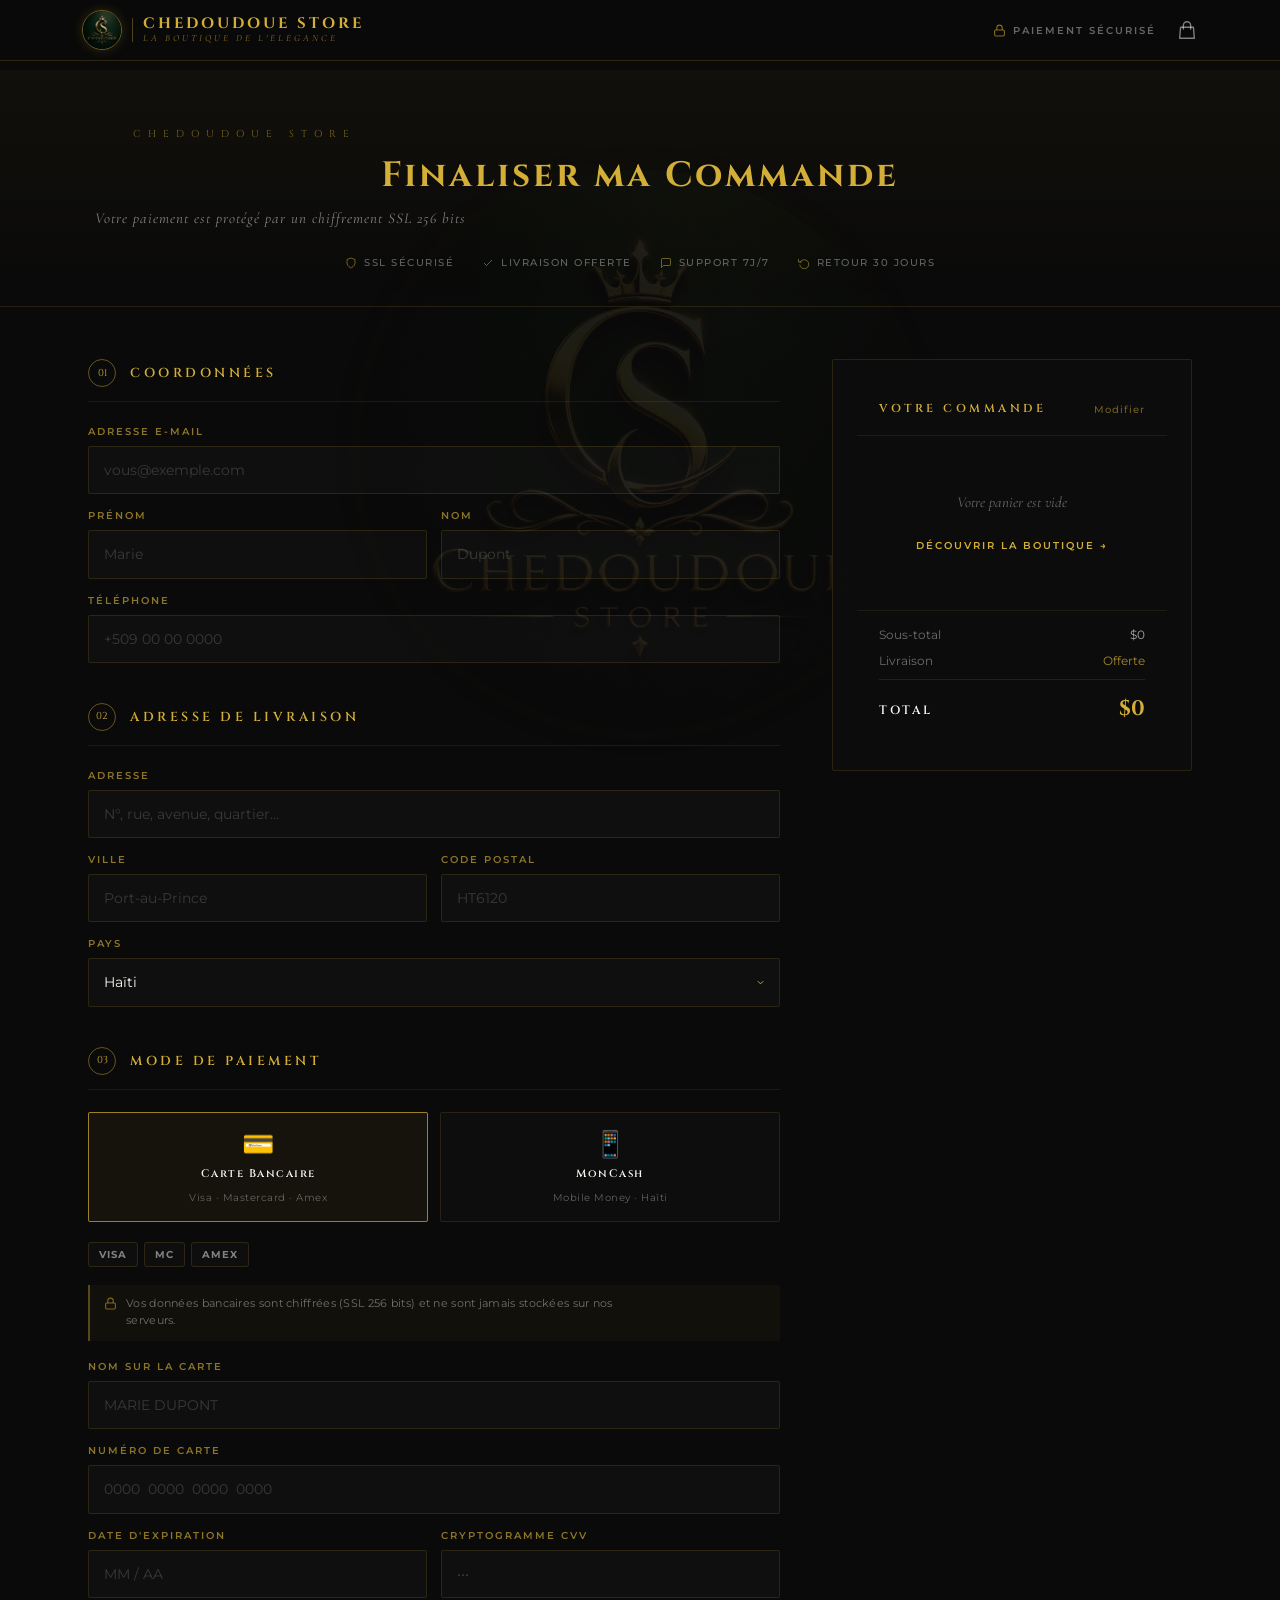
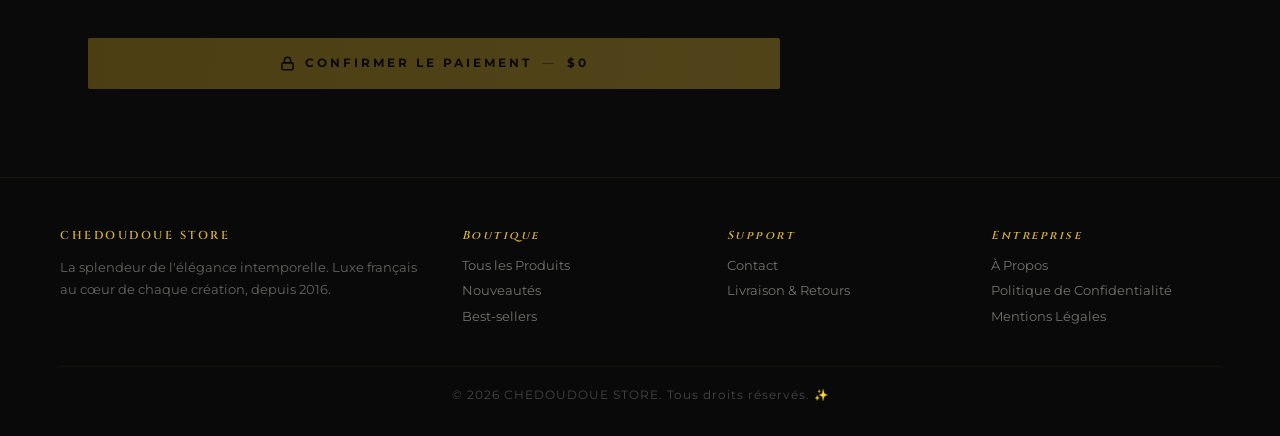
<file: pages/checkout.html>
<!DOCTYPE html>
<html lang="fr">
  <head>
    <meta charset="UTF-8" />
    <meta name="viewport" content="width=device-width, initial-scale=1.0" />
    <title>Paiement Sécurisé | CHEDOUDOUE STORE</title>
    <link
      href="https://fonts.googleapis.com/css2?family=Cinzel:wght@400;600;700;900&family=Cormorant+Garamond:ital,wght@0,400;0,500;0,600;0,700;1,400&family=Montserrat:wght@300;400;500;600;700&display=swap"
      rel="stylesheet"
    />
    <link rel="stylesheet" href="../assets/css/theme.css" />
    <link rel="stylesheet" href="../assets/css/style.css" />
    <link rel="stylesheet" href="../assets/css/components.css" />
    <link rel="stylesheet" href="../assets/css/premium.css" />
    <link rel="stylesheet" href="../assets/css/animations.css" />
    <link rel="stylesheet" href="../assets/css/responsive.css" />
    <style>
      /* ===== BASE ===== */
      *, *::before, *::after { box-sizing: border-box; }

      body {
        background: #0a0a0a;
        color: #f5f5f0;
        font-family: 'Montserrat', sans-serif;
        min-height: 100vh;
        position: relative;
      }

      /* ===== WATERMARK ===== */
      body::before {
        content: '';
        position: fixed;
        top: 50%;
        left: 50%;
        transform: translate(-50%, -50%);
        width: 560px;
        height: 560px;
        background-image: url('../assets/logo/logo.jpg');
        background-size: contain;
        background-repeat: no-repeat;
        background-position: center;
        opacity: 0.08;
        pointer-events: none;
        z-index: 0;
        border-radius: 50%;
        filter: sepia(0.4) saturate(1.8) brightness(1.15) contrast(1.06) drop-shadow(0 0 48px rgba(212, 175, 55, 0.18));
      }

      /* ===== NAVBAR ===== */
      nav {
        position: fixed;
        top: 0;
        width: 100%;
        z-index: 1000;
        backdrop-filter: blur(12px);
        -webkit-backdrop-filter: blur(12px);
        background: rgba(10, 10, 10, 0.92);
        border-bottom: 1px solid rgba(212, 175, 55, 0.18);
      }

      .nav-container {
        max-width: 1152px;
        margin: 0 auto;
        padding: 0 18px;
        display: flex;
        justify-content: space-between;
        align-items: center;
        height: 60px;
      }

      .nav-logo {
        display: flex;
        align-items: center;
        gap: 10px;
        text-decoration: none;
      }

      .nav-logo-img {
        height: 40px;
        width: 40px;
        border-radius: 50%;
        object-fit: cover;
        border: 1.5px solid rgba(212, 175, 55, 0.5);
        box-shadow: 0 0 12px rgba(212, 175, 55, 0.18);
        transition: all 0.3s ease;
        flex-shrink: 0;
      }

      .nav-logo:hover .nav-logo-img {
        border-color: #d4af37;
        box-shadow: 0 0 20px rgba(212, 175, 55, 0.4);
      }

      .nav-logo-separator {
        width: 1px;
        height: 24px;
        background: rgba(212, 175, 55, 0.35);
        flex-shrink: 0;
      }

      .nav-logo-brand { display: flex; flex-direction: column; gap: 3px; }

      .nav-logo-text {
        font-family: 'Cinzel', serif;
        font-size: 15px;
        font-weight: 700;
        color: #D4AF37;
        letter-spacing: 3px;
        line-height: 1;
        transition: all 0.3s ease;
      }

      .nav-logo:hover .nav-logo-text {
        color: #e8c84a;
        text-shadow: 0 0 18px rgba(212, 175, 55, 0.45);
      }

      .nav-logo-tagline {
        font-family: 'Cormorant Garamond', serif;
        font-size: 9.5px;
        font-style: italic;
        color: rgba(212, 175, 55, 0.65);
        letter-spacing: 3px;
        text-transform: uppercase;
        line-height: 1;
      }

      .nav-right {
        display: flex;
        align-items: center;
        gap: 20px;
      }

      .nav-secure {
        display: flex;
        align-items: center;
        gap: 7px;
        font-family: 'Montserrat', sans-serif;
        font-size: 10px;
        font-weight: 600;
        color: rgba(245, 245, 240, 0.4);
        letter-spacing: 2px;
        text-transform: uppercase;
      }

      .nav-secure svg { color: rgba(212, 175, 55, 0.6); }

      .nav-cart-link {
        display: flex;
        align-items: center;
        gap: 6px;
        text-decoration: none;
        font-family: 'Montserrat', sans-serif;
        font-size: 11px;
        color: rgba(245, 245, 240, 0.5);
        letter-spacing: 1px;
        transition: color 0.3s;
      }

      .nav-cart-link:hover { color: #d4af37; }

      .cart-count {
        display: inline-flex;
        align-items: center;
        justify-content: center;
        min-width: 18px;
        height: 18px;
        padding: 0 4px;
        background: #d4af37;
        color: #0a0a0a;
        font-size: 10px;
        font-weight: 700;
        border-radius: 9px;
      }

      /* ===== CHECKOUT HEADER ===== */
      .checkout-header {
        margin-top: 70px;
        padding: 56px 28px 36px;
        text-align: center;
        border-bottom: 1px solid rgba(212, 175, 55, 0.1);
        background: linear-gradient(180deg, rgba(212, 175, 55, 0.04) 0%, transparent 100%);
        position: relative;
        z-index: 1;
      }

      .checkout-header-eyebrow {
        font-family: 'Cinzel', serif;
        font-size: 10px;
        color: rgba(212, 175, 55, 0.55);
        letter-spacing: 7px;
        text-transform: uppercase;
        margin-bottom: 14px;
      }

      .checkout-header h1 {
        font-family: 'Cinzel', serif;
        font-size: clamp(1.5rem, 3.5vw, 2.2rem);
        font-weight: 700;
        color: #D4AF37;
        letter-spacing: 3px;
        margin-bottom: 10px;
      }

      .checkout-header-subtitle {
        font-family: 'Cormorant Garamond', serif;
        font-size: 15px;
        font-style: italic;
        color: rgba(245, 245, 240, 0.5);
        letter-spacing: 1px;
        margin-bottom: 24px;
      }

      .security-badges {
        display: flex;
        align-items: center;
        justify-content: center;
        gap: 28px;
        flex-wrap: wrap;
      }

      .security-badge {
        display: flex;
        align-items: center;
        gap: 7px;
        font-family: 'Montserrat', sans-serif;
        font-size: 10px;
        font-weight: 500;
        color: rgba(245, 245, 240, 0.38);
        letter-spacing: 1.5px;
        text-transform: uppercase;
      }

      .security-badge svg { color: rgba(212, 175, 55, 0.5); flex-shrink: 0; }

      /* ===== MAIN GRID ===== */
      .checkout-main {
        max-width: 1160px;
        margin: 0 auto;
        padding: 52px 28px 88px;
        display: grid;
        grid-template-columns: 1fr 360px;
        gap: 52px;
        align-items: start;
        position: relative;
        z-index: 1;
      }

      /* ===== FORM SECTION BLOCKS ===== */
      .form-block {
        margin-bottom: 40px;
      }

      .form-block-header {
        display: flex;
        align-items: center;
        gap: 14px;
        margin-bottom: 22px;
        padding-bottom: 14px;
        border-bottom: 1px solid rgba(212, 175, 55, 0.1);
      }

      .step-dot {
        width: 28px;
        height: 28px;
        border-radius: 50%;
        border: 1px solid rgba(212, 175, 55, 0.45);
        display: flex;
        align-items: center;
        justify-content: center;
        font-family: 'Cinzel', serif;
        font-size: 10px;
        color: #d4af37;
        flex-shrink: 0;
      }

      .form-block-header h2 {
        font-family: 'Cinzel', serif;
        font-size: 13px;
        font-weight: 600;
        color: #d4af37;
        letter-spacing: 3.5px;
        text-transform: uppercase;
      }

      /* ===== FORM INPUTS ===== */
      .frow {
        display: grid;
        grid-template-columns: 1fr 1fr;
        gap: 14px;
        margin-bottom: 14px;
      }

      .frow.full { grid-template-columns: 1fr; }
      .frow.three { grid-template-columns: 1fr 1fr 1fr; }

      .fgroup {
        display: flex;
        flex-direction: column;
        gap: 7px;
      }

      .fgroup.col2 { grid-column: span 2; }

      .flabel {
        font-family: 'Montserrat', sans-serif;
        font-size: 10px;
        font-weight: 600;
        color: rgba(212, 175, 55, 0.65);
        letter-spacing: 2px;
        text-transform: uppercase;
      }

      .finput {
        background: rgba(255, 255, 255, 0.025);
        border: 1px solid rgba(212, 175, 55, 0.14);
        padding: 13px 15px;
        color: #f5f5f0;
        font-family: 'Montserrat', sans-serif;
        font-size: 13.5px;
        outline: none;
        transition: border-color 0.3s ease, background 0.3s ease, box-shadow 0.3s ease;
        border-radius: 2px;
        width: 100%;
      }

      .finput::placeholder { color: rgba(245, 245, 240, 0.18); }

      .finput:focus {
        border-color: rgba(212, 175, 55, 0.5);
        background: rgba(212, 175, 55, 0.025);
        box-shadow: 0 0 0 3px rgba(212, 175, 55, 0.06);
      }

      select.finput {
        appearance: none;
        cursor: pointer;
        background-image: url("data:image/svg+xml,%3Csvg xmlns='http://www.w3.org/2000/svg' width='11' height='11' viewBox='0 0 24 24' fill='none' stroke='%23d4af37' stroke-width='2'%3E%3Cpolyline points='6 9 12 15 18 9'%3E%3C/polyline%3E%3C/svg%3E");
        background-repeat: no-repeat;
        background-position: right 13px center;
        padding-right: 34px;
      }

      select.finput option { background: #111; }

      /* ===== PAYMENT TABS ===== */
      .pay-tabs {
        display: grid;
        grid-template-columns: 1fr 1fr;
        gap: 12px;
        margin-bottom: 20px;
      }

      .pay-tab { position: relative; cursor: pointer; }

      .pay-tab input[type="radio"] {
        position: absolute;
        opacity: 0;
        pointer-events: none;
      }

      .pay-tab-label {
        display: flex;
        flex-direction: column;
        align-items: center;
        gap: 9px;
        padding: 18px 14px 16px;
        border: 1px solid rgba(212, 175, 55, 0.13);
        border-radius: 2px;
        cursor: pointer;
        transition: border-color 0.3s ease, background 0.3s ease;
        background: rgba(255, 255, 255, 0.015);
        text-align: center;
      }

      .pay-tab-label:hover {
        border-color: rgba(212, 175, 55, 0.32);
        background: rgba(212, 175, 55, 0.025);
      }

      .pay-tab input[type="radio"]:checked + .pay-tab-label {
        border-color: rgba(212, 175, 55, 0.7);
        background: rgba(212, 175, 55, 0.06);
      }

      .pay-tab-icon { font-size: 26px; line-height: 1; }

      .pay-tab-name {
        font-family: 'Cinzel', serif;
        font-size: 11px;
        font-weight: 600;
        color: #f5f5f0;
        letter-spacing: 1.5px;
      }

      .pay-tab-sub {
        font-family: 'Montserrat', sans-serif;
        font-size: 9.5px;
        color: rgba(245, 245, 240, 0.36);
        letter-spacing: 0.5px;
      }

      /* ===== CARD PANEL ===== */
      .card-panel { display: none; }
      .card-panel.active { display: block; }

      .card-secure-note {
        display: flex;
        align-items: flex-start;
        gap: 9px;
        padding: 11px 14px;
        background: rgba(212, 175, 55, 0.04);
        border-left: 2px solid rgba(212, 175, 55, 0.35);
        margin-bottom: 18px;
        border-radius: 0 2px 2px 0;
      }

      .card-secure-note svg { color: rgba(212, 175, 55, 0.55); flex-shrink: 0; margin-top: 1px; }

      .card-secure-note p {
        font-family: 'Montserrat', sans-serif;
        font-size: 10.5px;
        color: rgba(245, 245, 240, 0.42);
        line-height: 1.6;
        letter-spacing: 0.3px;
      }

      .card-logos {
        display: flex;
        gap: 6px;
        margin-bottom: 18px;
      }

      .card-logo-pill {
        padding: 4px 10px;
        border: 1px solid rgba(212, 175, 55, 0.15);
        border-radius: 3px;
        font-family: 'Montserrat', sans-serif;
        font-size: 10px;
        font-weight: 700;
        color: rgba(245, 245, 240, 0.5);
        letter-spacing: 1px;
        background: rgba(255, 255, 255, 0.02);
      }

      /* ===== MONCASH PANEL ===== */
      .moncash-panel {
        display: none;
        border: 1px solid rgba(212, 175, 55, 0.13);
        border-radius: 2px;
        padding: 32px 24px;
        background: rgba(212, 175, 55, 0.025);
        text-align: center;
      }

      .moncash-panel.active { display: block; }

      .moncash-icon-ring {
        width: 64px;
        height: 64px;
        border-radius: 50%;
        border: 1.5px solid rgba(212, 175, 55, 0.3);
        display: flex;
        align-items: center;
        justify-content: center;
        margin: 0 auto 18px;
        font-size: 28px;
        background: rgba(212, 175, 55, 0.06);
      }

      .moncash-coming-tag {
        display: inline-block;
        padding: 4px 14px;
        border: 1px solid rgba(212, 175, 55, 0.3);
        border-radius: 20px;
        font-family: 'Montserrat', sans-serif;
        font-size: 9px;
        font-weight: 600;
        color: rgba(212, 175, 55, 0.75);
        letter-spacing: 2px;
        text-transform: uppercase;
        margin-bottom: 14px;
      }

      .moncash-panel h3 {
        font-family: 'Cinzel', serif;
        font-size: 17px;
        font-weight: 600;
        color: #d4af37;
        letter-spacing: 2px;
        margin-bottom: 10px;
      }

      .moncash-panel p {
        font-family: 'Cormorant Garamond', serif;
        font-size: 15.5px;
        font-style: italic;
        color: rgba(245, 245, 240, 0.55);
        line-height: 1.65;
        margin-bottom: 22px;
        max-width: 340px;
        margin-left: auto;
        margin-right: auto;
      }

      .moncash-contact-btn {
        display: inline-flex;
        align-items: center;
        gap: 8px;
        padding: 11px 22px;
        border: 1px solid rgba(212, 175, 55, 0.38);
        color: #d4af37;
        font-family: 'Montserrat', sans-serif;
        font-size: 10px;
        font-weight: 600;
        letter-spacing: 2.5px;
        text-transform: uppercase;
        text-decoration: none;
        transition: background 0.3s ease, border-color 0.3s ease;
        border-radius: 2px;
      }

      .moncash-contact-btn:hover {
        background: rgba(212, 175, 55, 0.09);
        border-color: rgba(212, 175, 55, 0.65);
      }

      /* ===== SUBMIT BUTTON ===== */
      .btn-place-order {
        display: flex;
        width: 100%;
        align-items: center;
        justify-content: center;
        gap: 10px;
        padding: 17px 24px;
        margin-top: 28px;
        background: linear-gradient(100deg, #c9a227 0%, #d4af37 45%, #c9a227 100%);
        background-size: 200% 100%;
        background-position: left center;
        color: #0a0a0a;
        font-family: 'Montserrat', sans-serif;
        font-size: 11.5px;
        font-weight: 700;
        letter-spacing: 3px;
        text-transform: uppercase;
        border: none;
        cursor: pointer;
        border-radius: 2px;
        transition: background-position 0.45s ease, transform 0.2s ease, box-shadow 0.3s ease;
      }

      .btn-place-order:hover {
        background-position: right center;
        transform: translateY(-1px);
        box-shadow: 0 6px 28px rgba(212, 175, 55, 0.22);
      }

      .btn-place-order:active { transform: translateY(0); }

      .btn-place-order:disabled {
        opacity: 0.35;
        cursor: not-allowed;
        transform: none;
        box-shadow: none;
      }

      /* ===== ORDER SUMMARY CARD ===== */
      .summary-card {
        position: sticky;
        top: 88px;
        background: rgba(13, 13, 13, 0.97);
        border: 1px solid rgba(212, 175, 55, 0.14);
        border-radius: 2px;
        overflow: hidden;
      }

      .summary-card-header {
        padding: 18px 22px;
        border-bottom: 1px solid rgba(212, 175, 55, 0.09);
        display: flex;
        align-items: center;
        justify-content: space-between;
      }

      .summary-card-header h3 {
        font-family: 'Cinzel', serif;
        font-size: 11.5px;
        font-weight: 600;
        color: #d4af37;
        letter-spacing: 3.5px;
        text-transform: uppercase;
      }

      .summary-edit-link {
        font-family: 'Montserrat', sans-serif;
        font-size: 10px;
        font-weight: 500;
        color: rgba(212, 175, 55, 0.5);
        text-decoration: none;
        letter-spacing: 1px;
        transition: color 0.3s;
      }

      .summary-edit-link:hover { color: #d4af37; }

      .summary-items-list {
        padding: 18px 22px;
        max-height: 300px;
        overflow-y: auto;
      }

      .summary-items-list::-webkit-scrollbar { width: 3px; }
      .summary-items-list::-webkit-scrollbar-track { background: transparent; }
      .summary-items-list::-webkit-scrollbar-thumb { background: rgba(212, 175, 55, 0.25); border-radius: 2px; }

      .s-item {
        display: flex;
        align-items: center;
        gap: 13px;
        padding-bottom: 14px;
        margin-bottom: 14px;
        border-bottom: 1px solid rgba(212, 175, 55, 0.06);
      }

      .s-item:last-child { border-bottom: none; margin-bottom: 0; padding-bottom: 0; }

      .s-item-img {
        width: 50px;
        height: 50px;
        object-fit: cover;
        border: 1px solid rgba(212, 175, 55, 0.12);
        flex-shrink: 0;
        border-radius: 1px;
      }

      .s-item-info { flex: 1; min-width: 0; }

      .s-item-name {
        font-family: 'Cormorant Garamond', serif;
        font-size: 14px;
        color: #f5f5f0;
        margin-bottom: 3px;
        white-space: nowrap;
        overflow: hidden;
        text-overflow: ellipsis;
      }

      .s-item-qty {
        font-family: 'Montserrat', sans-serif;
        font-size: 10.5px;
        color: rgba(245, 245, 240, 0.35);
        letter-spacing: 0.5px;
      }

      .s-item-price {
        font-family: 'Montserrat', sans-serif;
        font-size: 12.5px;
        font-weight: 600;
        color: #d4af37;
        flex-shrink: 0;
      }

      .summary-totals {
        padding: 16px 22px 20px;
        border-top: 1px solid rgba(212, 175, 55, 0.09);
      }

      .s-line {
        display: flex;
        justify-content: space-between;
        align-items: center;
        margin-bottom: 9px;
      }

      .s-line-label {
        font-family: 'Montserrat', sans-serif;
        font-size: 11.5px;
        color: rgba(245, 245, 240, 0.42);
      }

      .s-line-val {
        font-family: 'Montserrat', sans-serif;
        font-size: 11.5px;
        color: rgba(245, 245, 240, 0.65);
      }

      .s-line-val.free { color: rgba(212, 175, 55, 0.75); }

      .s-total-row {
        display: flex;
        justify-content: space-between;
        align-items: center;
        padding-top: 14px;
        margin-top: 6px;
        border-top: 1px solid rgba(212, 175, 55, 0.12);
      }

      .s-total-label {
        font-family: 'Cinzel', serif;
        font-size: 12px;
        font-weight: 600;
        color: #f5f5f0;
        letter-spacing: 2.5px;
        text-transform: uppercase;
      }

      .s-total-amount {
        font-family: 'Cinzel', serif;
        font-size: 21px;
        font-weight: 700;
        color: #d4af37;
      }

      /* ===== FOOTER ===== */
      footer {
        background: #090909;
        border-top: 1px solid rgba(212, 175, 55, 0.09);
        padding: 52px 28px 32px;
        position: relative;
        z-index: 1;
      }

      .footer-inner {
        max-width: 1160px;
        margin: 0 auto;
      }

      .footer-cols {
        display: grid;
        grid-template-columns: 1.6fr repeat(3, 1fr);
        gap: 36px;
        margin-bottom: 32px;
      }

      .fcol h3, .fcol h4 {
        font-family: 'Cinzel', serif;
        font-size: 11.5px;
        font-weight: 600;
        color: #d4af37;
        letter-spacing: 2.5px;
        margin-bottom: 14px;
      }

      .fcol p {
        font-family: 'Montserrat', sans-serif;
        font-size: 12.5px;
        color: rgba(245, 245, 240, 0.38);
        line-height: 1.75;
      }

      .fcol ul { list-style: none; padding: 0; margin: 0; }

      .fcol ul li a {
        font-family: 'Montserrat', sans-serif;
        font-size: 12.5px;
        color: rgba(245, 245, 240, 0.44);
        text-decoration: none;
        display: block;
        margin-bottom: 7px;
        transition: color 0.3s, padding-left 0.3s;
      }

      .fcol ul li a:hover { color: #d4af37; padding-left: 4px; }

      .footer-bar {
        border-top: 1px solid rgba(212, 175, 55, 0.07);
        padding-top: 20px;
        text-align: center;
        font-family: 'Montserrat', sans-serif;
        font-size: 11.5px;
        color: rgba(245, 245, 240, 0.26);
        letter-spacing: 1px;
      }

      /* ===== RESPONSIVE ===== */
      @media (max-width: 920px) {
        .checkout-main {
          grid-template-columns: 1fr;
        }
        .summary-card {
          position: static;
          order: -1;
        }
      }

      @media (max-width: 640px) {
        .frow { grid-template-columns: 1fr; }
        .frow.three { grid-template-columns: 1fr 1fr; }
        .fgroup.col2 { grid-column: auto; }
        .checkout-header { padding: 44px 16px 28px; }
        .security-badges { gap: 14px; }
        .checkout-main { padding: 36px 16px 64px; gap: 32px; }
        .footer-cols { grid-template-columns: 1fr 1fr; }
        .nav-logo-tagline { display: none; }
      }

      @media (max-width: 400px) {
        .footer-cols { grid-template-columns: 1fr; }
        .pay-tabs { grid-template-columns: 1fr 1fr; }
        .nav-secure span { display: none; }
      }
    </style>
  </head>
  <body>

    <!-- ===== NAVBAR ===== -->
    <nav>
      <div class="nav-container">
        <a href="../index.html" class="nav-logo">
          <img src="../assets/logo/logo.jpg" alt="Chedoudoue Store" class="nav-logo-img" />
          <div class="nav-logo-separator"></div>
          <div class="nav-logo-brand">
            <span class="nav-logo-text">CHEDOUDOUE STORE</span>
            <span class="nav-logo-tagline">La Boutique de L'élégance</span>
          </div>
        </a>
        <div class="nav-right">
          <div class="nav-secure">
            <svg width="13" height="13" viewBox="0 0 24 24" fill="none" stroke="currentColor" stroke-width="2">
              <rect x="3" y="11" width="18" height="11" rx="2" ry="2"></rect>
              <path d="M7 11V7a5 5 0 0 1 10 0v4"></path>
            </svg>
            <span>Paiement Sécurisé</span>
          </div>
          <a href="cart.html" class="nav-cart-link">
            <svg xmlns="http://www.w3.org/2000/svg" viewBox="0 0 24 24" width="22" height="22" fill="none" stroke="currentColor" stroke-width="1.5" stroke-linecap="round" stroke-linejoin="round" aria-hidden="true"><path d="M16 11V7a4 4 0 0 0-8 0v4"/><path d="M5 9h14l1 12H4L5 9z"/></svg> <span class="cart-count">0</span>
          </a>
        </div>
      </div>
    </nav>

    <!-- ===== HEADER ===== -->
    <header class="checkout-header">
      <p class="checkout-header-eyebrow">Chedoudoue Store</p>
      <h1>Finaliser ma Commande</h1>
      <p class="checkout-header-subtitle">Votre paiement est protégé par un chiffrement SSL 256 bits</p>
      <div class="security-badges">
        <span class="security-badge">
          <svg width="12" height="12" viewBox="0 0 24 24" fill="none" stroke="currentColor" stroke-width="2">
            <path d="M12 22s8-4 8-10V5l-8-3-8 3v7c0 6 8 10 8 10z"></path>
          </svg>
          SSL Sécurisé
        </span>
        <span class="security-badge">
          <svg width="12" height="12" viewBox="0 0 24 24" fill="none" stroke="currentColor" stroke-width="2">
            <polyline points="20 6 9 17 4 12"></polyline>
          </svg>
          Livraison Offerte
        </span>
        <span class="security-badge">
          <svg width="12" height="12" viewBox="0 0 24 24" fill="none" stroke="currentColor" stroke-width="2">
            <path d="M21 15a2 2 0 0 1-2 2H7l-4 4V5a2 2 0 0 1 2-2h14a2 2 0 0 1 2 2z"></path>
          </svg>
          Support 7j/7
        </span>
        <span class="security-badge">
          <svg width="12" height="12" viewBox="0 0 24 24" fill="none" stroke="currentColor" stroke-width="2">
            <polyline points="1 4 1 10 7 10"></polyline>
            <path d="M3.51 15a9 9 0 1 0 .49-3.51"></path>
          </svg>
          Retour 30 Jours
        </span>
      </div>
    </header>

    <!-- ===== MAIN ===== -->
    <main class="checkout-main">

      <!-- LEFT — FORM -->
      <form id="checkout-form" novalidate>

        <!-- 01 · COORDONNÉES -->
        <div class="form-block">
          <div class="form-block-header">
            <div class="step-dot">01</div>
            <h2>Coordonnées</h2>
          </div>

          <div class="frow full">
            <div class="fgroup">
              <label for="email" class="flabel">Adresse e-mail</label>
              <input type="email" id="email" name="email" class="finput" placeholder="vous@exemple.com" required autocomplete="email" />
            </div>
          </div>
          <div class="frow">
            <div class="fgroup">
              <label for="firstname" class="flabel">Prénom</label>
              <input type="text" id="firstname" name="firstname" class="finput" placeholder="Marie" required autocomplete="given-name" />
            </div>
            <div class="fgroup">
              <label for="lastname" class="flabel">Nom</label>
              <input type="text" id="lastname" name="lastname" class="finput" placeholder="Dupont" required autocomplete="family-name" />
            </div>
          </div>
          <div class="frow full">
            <div class="fgroup">
              <label for="phone" class="flabel">Téléphone</label>
              <input type="tel" id="phone" name="phone" class="finput" placeholder="+509 00 00 0000" autocomplete="tel" />
            </div>
          </div>
        </div>

        <!-- 02 · LIVRAISON -->
        <div class="form-block">
          <div class="form-block-header">
            <div class="step-dot">02</div>
            <h2>Adresse de Livraison</h2>
          </div>

          <div class="frow full">
            <div class="fgroup">
              <label for="address" class="flabel">Adresse</label>
              <input type="text" id="address" name="address" class="finput" placeholder="N°, rue, avenue, quartier..." required autocomplete="street-address" />
            </div>
          </div>
          <div class="frow">
            <div class="fgroup">
              <label for="city" class="flabel">Ville</label>
              <input type="text" id="city" name="city" class="finput" placeholder="Port-au-Prince" required autocomplete="address-level2" />
            </div>
            <div class="fgroup">
              <label for="zipcode" class="flabel">Code Postal</label>
              <input type="text" id="zipcode" name="zipcode" class="finput" placeholder="HT6120" autocomplete="postal-code" />
            </div>
          </div>
          <div class="frow full">
            <div class="fgroup">
              <label for="country" class="flabel">Pays</label>
              <select id="country" name="country" class="finput" autocomplete="country">
                <option value="HT">Haïti</option>
                <option value="FR">France</option>
                <option value="CA">Canada</option>
                <option value="US">États-Unis</option>
                <option value="BE">Belgique</option>
                <option value="CH">Suisse</option>
                <option value="MQ">Martinique</option>
                <option value="GP">Guadeloupe</option>
                <option value="OTHER">Autre pays</option>
              </select>
            </div>
          </div>
        </div>

        <!-- 03 · PAIEMENT -->
        <div class="form-block">
          <div class="form-block-header">
            <div class="step-dot">03</div>
            <h2>Mode de Paiement</h2>
          </div>

          <!-- Payment method selector -->
          <div class="pay-tabs">
            <label class="pay-tab">
              <input type="radio" name="payment-method" value="card" id="pay-card" checked />
              <div class="pay-tab-label">
                <div class="pay-tab-icon">💳</div>
                <div class="pay-tab-name">Carte Bancaire</div>
                <div class="pay-tab-sub">Visa · Mastercard · Amex</div>
              </div>
            </label>
            <label class="pay-tab">
              <input type="radio" name="payment-method" value="moncash" id="pay-moncash" />
              <div class="pay-tab-label">
                <div class="pay-tab-icon">📱</div>
                <div class="pay-tab-name">MonCash</div>
                <div class="pay-tab-sub">Mobile Money · Haïti</div>
              </div>
            </label>
          </div>

          <!-- Card Panel -->
          <div class="card-panel active" id="card-panel">
            <div class="card-logos">
              <span class="card-logo-pill">VISA</span>
              <span class="card-logo-pill">MC</span>
              <span class="card-logo-pill">AMEX</span>
            </div>
            <div class="card-secure-note">
              <svg width="13" height="13" viewBox="0 0 24 24" fill="none" stroke="currentColor" stroke-width="2">
                <rect x="3" y="11" width="18" height="11" rx="2" ry="2"></rect>
                <path d="M7 11V7a5 5 0 0 1 10 0v4"></path>
              </svg>
              <p>Vos données bancaires sont chiffrées (SSL 256 bits) et ne sont jamais stockées sur nos serveurs.</p>
            </div>
            <div class="frow full">
              <div class="fgroup">
                <label for="cardname" class="flabel">Nom sur la Carte</label>
                <input type="text" id="cardname" name="cardname" class="finput" placeholder="MARIE DUPONT" autocomplete="cc-name" />
              </div>
            </div>
            <div class="frow full">
              <div class="fgroup">
                <label for="cardnumber" class="flabel">Numéro de Carte</label>
                <input type="text" id="cardnumber" name="cardnumber" class="finput" placeholder="0000  0000  0000  0000" maxlength="19" autocomplete="cc-number" inputmode="numeric" />
              </div>
            </div>
            <div class="frow">
              <div class="fgroup">
                <label for="expdate" class="flabel">Date d'Expiration</label>
                <input type="text" id="expdate" name="expdate" class="finput" placeholder="MM / AA" maxlength="7" autocomplete="cc-exp" inputmode="numeric" />
              </div>
              <div class="fgroup">
                <label for="cvv" class="flabel">Cryptogramme CVV</label>
                <input type="password" id="cvv" name="cvv" class="finput" placeholder="•••" maxlength="4" autocomplete="cc-csc" inputmode="numeric" />
              </div>
            </div>
          </div>

          <!-- MonCash Panel -->
          <div class="moncash-panel" id="moncash-panel">
            <div class="moncash-icon-ring">📱</div>
            <div class="moncash-coming-tag">Bientôt Disponible</div>
            <h3>Paiement MonCash</h3>
            <p>
              L'intégration MonCash est en cours de développement.<br />
              Contactez notre équipe pour régler votre commande directement via MonCash.
            </p>
            <a href="contact.html" class="moncash-contact-btn">
              <svg width="13" height="13" viewBox="0 0 24 24" fill="none" stroke="currentColor" stroke-width="2">
                <path d="M22 16.92v3a2 2 0 0 1-2.18 2 19.79 19.79 0 0 1-8.63-3.07A19.5 19.5 0 0 1 4.69 12 19.79 19.79 0 0 1 1.62 3.48 2 2 0 0 1 3.62 1h3a2 2 0 0 1 2 1.72c.127.96.361 1.903.7 2.81a2 2 0 0 1-.45 2.11L7.91 8.6A16 16 0 0 0 16 16.64l.95-.95a2 2 0 0 1 2.11-.45c.907.339 1.85.573 2.81.7A2 2 0 0 1 22 16.92z"></path>
              </svg>
              Nous Contacter
            </a>
          </div>
        </div>

        <!-- SUBMIT -->
        <button type="submit" class="btn-place-order" id="btn-submit">
          <svg width="15" height="15" viewBox="0 0 24 24" fill="none" stroke="currentColor" stroke-width="2.5">
            <rect x="3" y="11" width="18" height="11" rx="2" ry="2"></rect>
            <path d="M7 11V7a5 5 0 0 1 10 0v4"></path>
          </svg>
          Confirmer le Paiement
          <span style="font-weight:400; opacity:0.75;">—</span>
          <span id="submit-total">$0</span>
        </button>

      </form>

      <!-- RIGHT — ORDER SUMMARY -->
      <aside>
        <div class="summary-card">
          <div class="summary-card-header">
            <h3>Votre Commande</h3>
            <a href="cart.html" class="summary-edit-link">Modifier</a>
          </div>
          <div class="summary-items-list" id="checkout-items">
            <!-- Injected by JS -->
          </div>
          <div class="summary-totals">
            <div class="s-line">
              <span class="s-line-label">Sous-total</span>
              <span class="s-line-val" id="checkout-subtotal">$0</span>
            </div>
            <div class="s-line">
              <span class="s-line-label">Livraison</span>
              <span class="s-line-val free">Offerte</span>
            </div>
            <div class="s-total-row">
              <span class="s-total-label">Total</span>
              <span class="s-total-amount" id="checkout-total">$0</span>
            </div>
          </div>
        </div>
      </aside>

    </main>

    <!-- ===== FOOTER ===== -->
    <footer>
      <div class="footer-inner">
        <div class="footer-cols">
          <div class="fcol">
            <h3>CHEDOUDOUE STORE</h3>
            <p>La splendeur de l'élégance intemporelle. Luxe français au cœur de chaque création, depuis 2016.</p>
          </div>
          <div class="fcol">
            <h4>Boutique</h4>
            <ul>
              <li><a href="shop.html">Tous les Produits</a></li>
              <li><a href="shop.html">Nouveautés</a></li>
              <li><a href="shop.html">Best-sellers</a></li>
            </ul>
          </div>
          <div class="fcol">
            <h4>Support</h4>
            <ul>
              <li><a href="contact.html">Contact</a></li>
              <li><a href="livraison-retours.html">Livraison &amp; Retours</a></li>
            </ul>
          </div>
          <div class="fcol">
            <h4>Entreprise</h4>
            <ul>
              <li><a href="a-propos.html">À Propos</a></li>
              <li><a href="politique-confidentialite.html">Politique de Confidentialité</a></li>
              <li><a href="mentions-legales.html">Mentions Légales</a></li>
            </ul>
          </div>
        </div>
        <div class="footer-bar">
          &copy; 2026 CHEDOUDOUE STORE. Tous droits réservés. <span style="color:#d4af37;">✨</span>
        </div>
      </div>
    </footer>

    <!-- Scripts -->
    <script src="../assets/js/currency.js"></script>
    <script src="../assets/js/products.js"></script>
    <script src="../assets/js/storage.js"></script>
    <script src="../assets/js/cart.js"></script>
    <script src="../assets/js/animations.js"></script>
    <script src="../assets/js/nav.js"></script>
    <script>
      // ===== PAYMENT TAB SWITCHING =====
      document.querySelectorAll('input[name="payment-method"]').forEach(function(radio) {
        radio.addEventListener('change', function() {
          var cardPanel = document.getElementById('card-panel');
          var moncashPanel = document.getElementById('moncash-panel');
          if (this.value === 'card') {
            cardPanel.classList.add('active');
            moncashPanel.classList.remove('active');
          } else {
            cardPanel.classList.remove('active');
            moncashPanel.classList.add('active');
          }
        });
      });

      // ===== CARD NUMBER FORMATTING =====
      document.getElementById('cardnumber').addEventListener('input', function(e) {
        var digits = e.target.value.replace(/\D/g, '').substring(0, 16);
        var formatted = digits.replace(/(.{4})/g, '$1  ').trim();
        e.target.value = formatted;
      });

      // ===== EXPIRY DATE FORMATTING =====
      document.getElementById('expdate').addEventListener('input', function(e) {
        var digits = e.target.value.replace(/\D/g, '').substring(0, 4);
        if (digits.length >= 3) {
          e.target.value = digits.substring(0, 2) + ' / ' + digits.substring(2);
        } else {
          e.target.value = digits;
        }
      });

      // ===== CHECKOUT INIT =====
      async function initCheckout() {
        await loadProducts();

        var cartItems = cart.getCartItems();
        var itemsContainer = document.getElementById('checkout-items');
        var subtotalEl = document.getElementById('checkout-subtotal');
        var totalEl = document.getElementById('checkout-total');
        var submitTotalEl = document.getElementById('submit-total');

        if (cartItems.length === 0) {
          itemsContainer.innerHTML =
            '<div style="text-align:center; padding:36px 16px;">' +
              '<p style="font-family:\'Cormorant Garamond\',serif; font-style:italic; font-size:15px; color:rgba(245,245,240,0.4); margin-bottom:16px;">Votre panier est vide</p>' +
              '<a href="shop.html" style="font-family:\'Montserrat\',sans-serif; font-size:10px; font-weight:600; letter-spacing:2px; color:#d4af37; text-decoration:none; text-transform:uppercase;">Découvrir la boutique →</a>' +
            '</div>';
          document.getElementById('btn-submit').disabled = true;
          return;
        }

        var itemsHTML = '';
        var subtotal = 0;

        cartItems.forEach(function(item) {
          var categoryFolder = getImageFolder(item);
          var itemTotal = item.price * item.quantity;
          subtotal += itemTotal;

          itemsHTML +=
            '<div class="s-item">' +
              '<img src="../assets/images/' + categoryFolder + '/' + item.image + '" alt="' + item.name + '" class="s-item-img" />' +
              '<div class="s-item-info">' +
                '<p class="s-item-name">' + item.name + '</p>' +
                '<p class="s-item-qty">Qté : ' + item.quantity + '</p>' +
              '</div>' +
              '<span class="s-item-price">' + CURRENCY.usd(itemTotal) + '</span>' +
            '</div>';
        });

        itemsContainer.innerHTML = itemsHTML;
        subtotalEl.innerHTML = CURRENCY.total(subtotal);
        totalEl.innerHTML = CURRENCY.total(subtotal);
        submitTotalEl.textContent = CURRENCY.usd(subtotal);
      }

      // ===== FORM SUBMISSION =====
      document.getElementById('checkout-form').addEventListener('submit', function(e) {
        e.preventDefault();
        var cartItems = cart.getCartItems();
        var total = cartItems.reduce(function(sum, item) { return sum + item.price * item.quantity; }, 0);
        var countryEl = document.getElementById('country');
        var snapshot = {
          orderRef: 'CMD-' + Date.now().toString(36).toUpperCase().slice(-6),
          items: cartItems,
          total: total,
          date: new Date().toLocaleDateString('fr-FR', { day: 'numeric', month: 'long', year: 'numeric' }),
          customerName: (document.getElementById('firstname').value.trim() + ' ' + document.getElementById('lastname').value.trim()).trim(),
          email: document.getElementById('email').value.trim(),
          city: document.getElementById('city').value.trim(),
          country: countryEl.options[countryEl.selectedIndex].text,
        };
        sessionStorage.setItem('chedoudoue_order_confirm', JSON.stringify(snapshot));
        cart.clear();
        window.location.href = 'confirmation.html';
      });

      // ===== CART COUNT =====
      function updateCartCount() {
        var countEl = document.querySelector('.cart-count');
        if (countEl) countEl.textContent = cart.getCartItems().length;
      }

      window.addEventListener('load', function() {
        initCheckout();
        updateCartCount();
      });
    </script>
  </body>
</html>
</file>
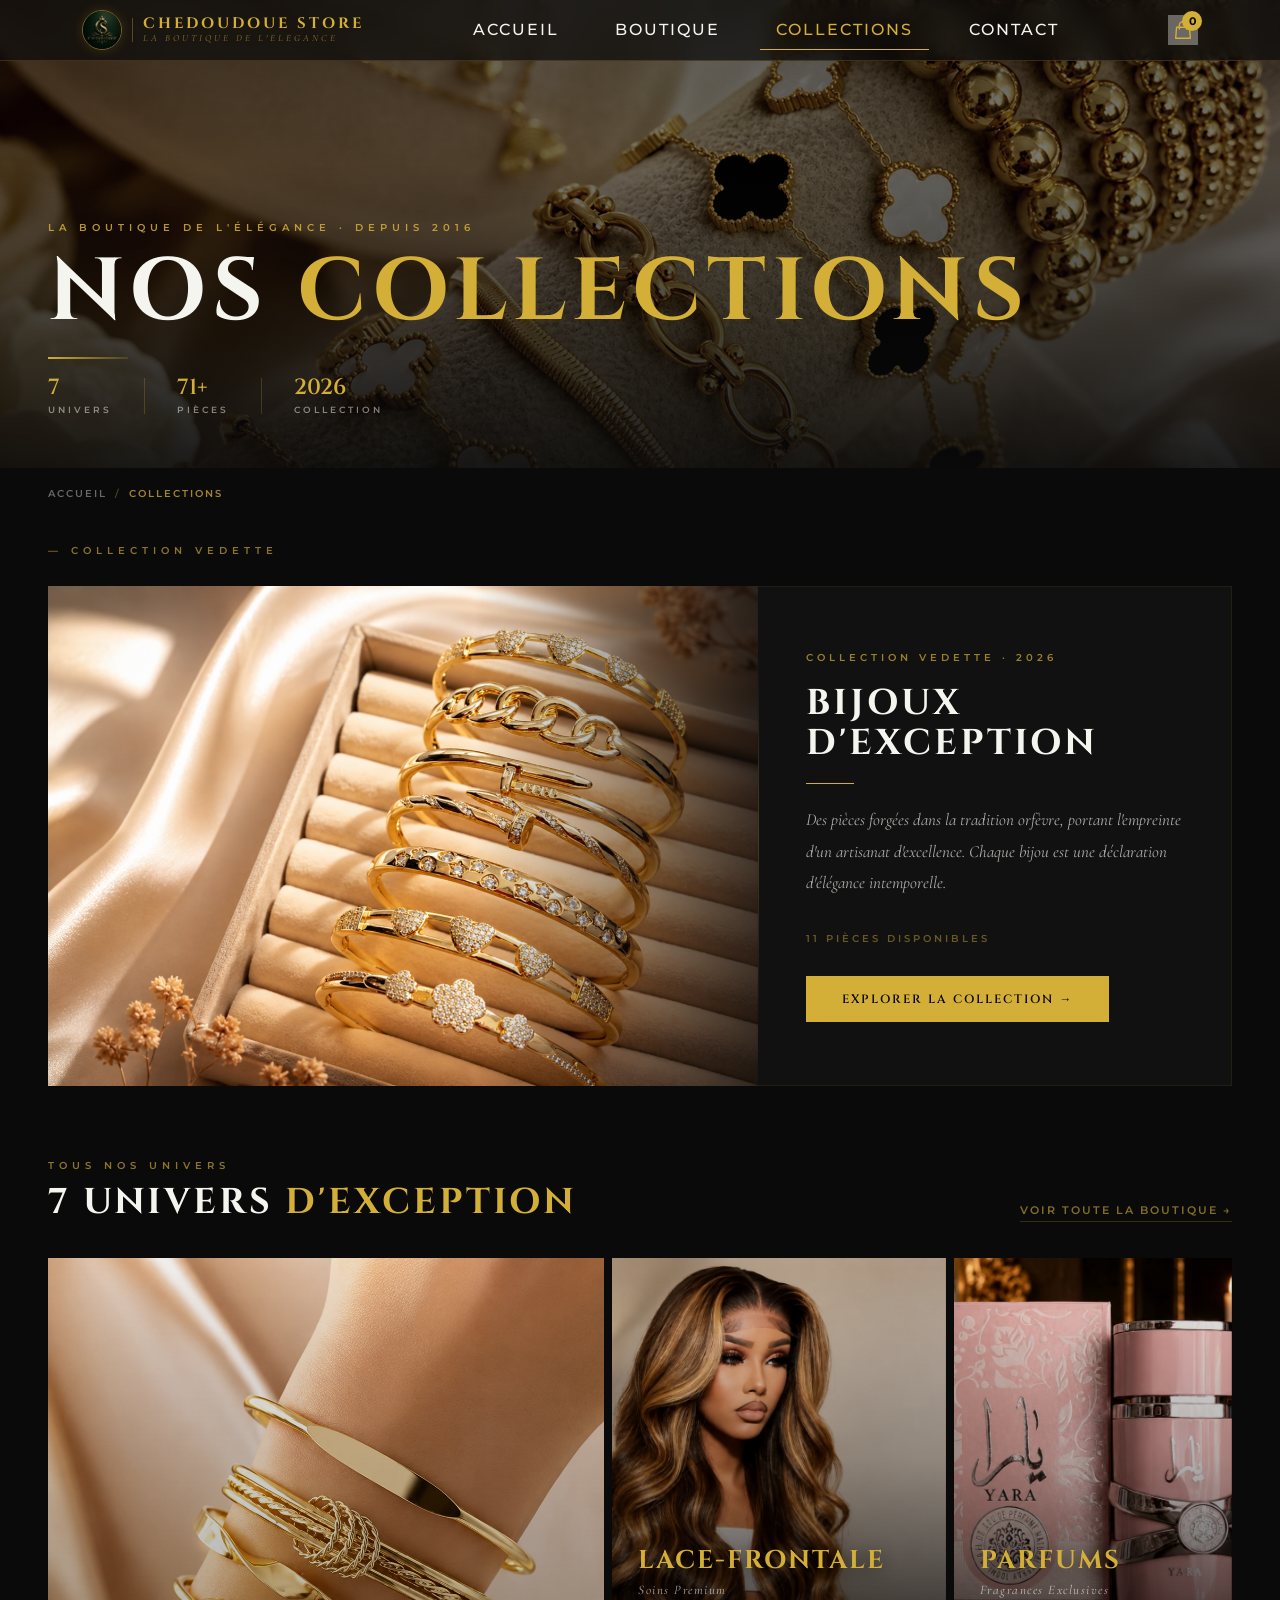
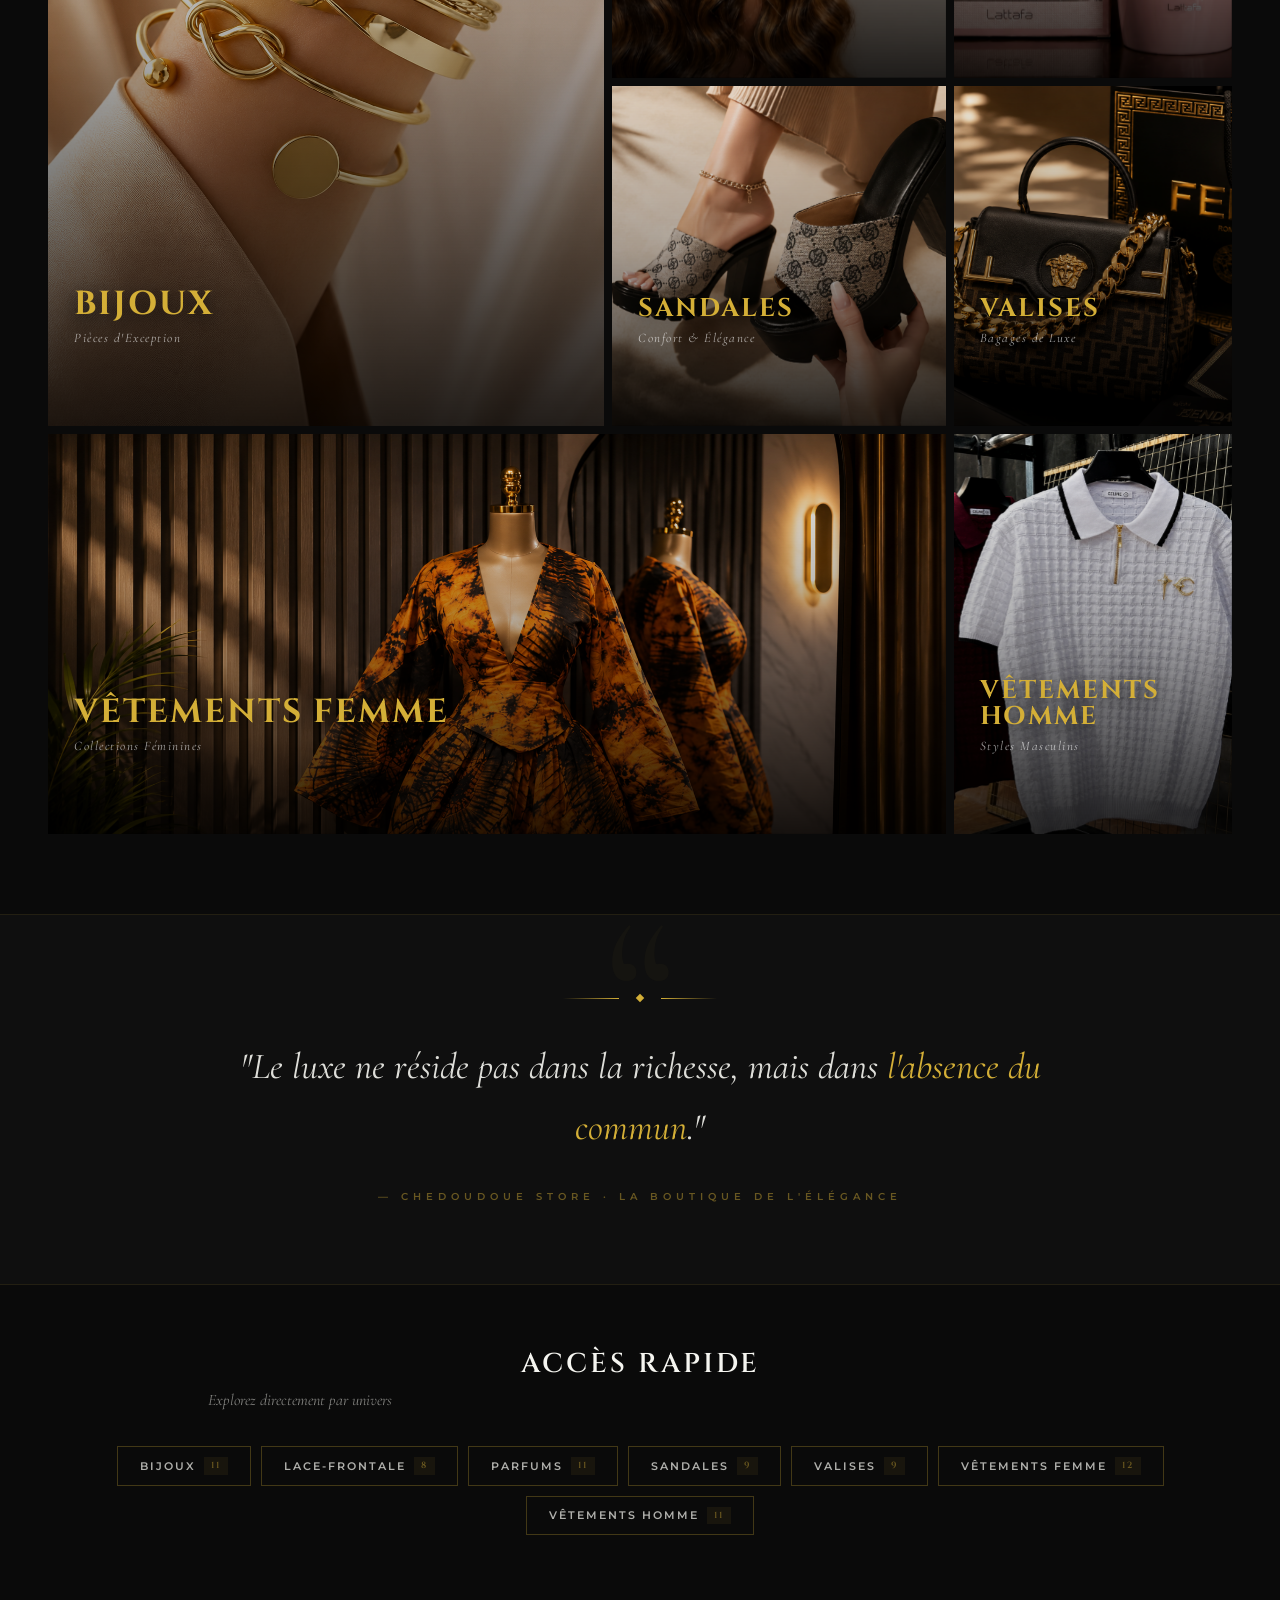
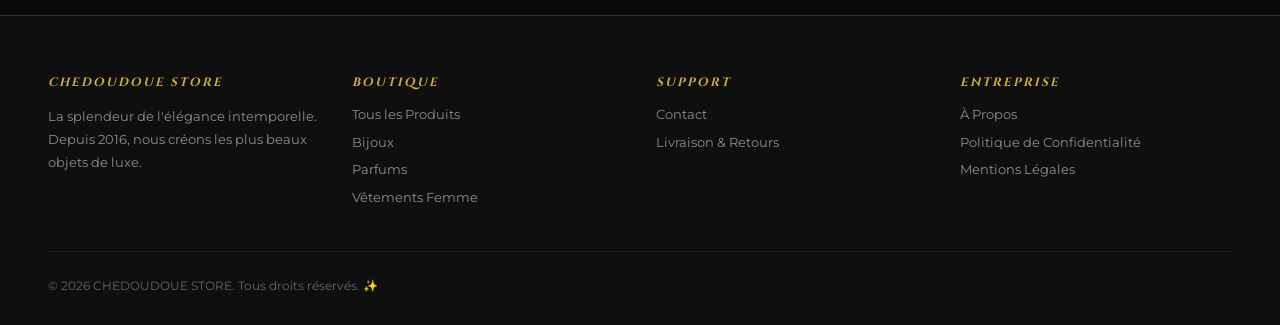
<file: pages/collections.html>
<!doctype html>
<html lang="fr">
<head>
  <meta charset="UTF-8" />
  <meta name="viewport" content="width=device-width, initial-scale=1.0" />
  <title>Collections | CHEDOUDOUE STORE — La Boutique de L'élégance</title>
  <link href="https://fonts.googleapis.com/css2?family=Cinzel:wght@400;600;700;900&family=Cormorant+Garamond:ital,wght@0,400;0,500;0,600;0,700;1,400&family=Montserrat:wght@300;400;500;600;700&display=swap" rel="stylesheet" />
  <link rel="stylesheet" href="../assets/css/theme.css" />
  <link rel="stylesheet" href="../assets/css/style.css" />
  <link rel="stylesheet" href="../assets/css/components.css" />
  <link rel="stylesheet" href="../assets/css/premium.css" />
  <link rel="stylesheet" href="../assets/css/animations.css" />
  <link rel="stylesheet" href="../assets/css/responsive.css" />
  <style>
    *, *::before, *::after { box-sizing: border-box; margin: 0; padding: 0; }
    html { scroll-behavior: smooth; scroll-padding-top: 70px; }
    body {
      background: #0a0a0a;
      color: #f5f5f0;
      font-family: 'Montserrat', sans-serif;
      overflow-x: hidden;
      animation: bodyFadeIn 0.5s ease both;
    }
    @keyframes bodyFadeIn { from { opacity: 0; } to { opacity: 1; } }

    /* === NAVBAR === */
    nav#col-nav {
      position: fixed;
      top: 0;
      width: 100%;
      z-index: 1000;
      backdrop-filter: blur(10px);
      background: rgba(10, 10, 10, 0.7);
      border-bottom: 1px solid rgba(212, 175, 55, 0.2);
      transition: all 0.3s ease;
    }
    nav#col-nav.scrolled {
      background: rgba(10, 10, 10, 0.95);
      border-bottom: 1px solid rgba(212, 175, 55, 0.3);
    }
    .nav-container {
      max-width: 1152px;
      margin: 0 auto;
      padding: 0 18px;
      display: flex;
      justify-content: space-between;
      align-items: center;
      height: 60px;
    }
    .nav-logo {
      display: flex;
      align-items: center;
      gap: 10px;
      text-decoration: none;
    }
    .nav-logo-img {
      height: 40px;
      width: 40px;
      object-fit: cover;
      border-radius: 50%;
      border: 1.5px solid rgba(212, 175, 55, 0.5);
      box-shadow: 0 0 12px rgba(212, 175, 55, 0.18);
      transition: all 0.3s ease;
      flex-shrink: 0;
    }
    .nav-logo:hover .nav-logo-img {
      border-color: #d4af37;
      box-shadow: 0 0 20px rgba(212, 175, 55, 0.4);
    }
    .nav-logo-separator {
      width: 1px;
      height: 24px;
      background: rgba(212, 175, 55, 0.35);
      flex-shrink: 0;
    }
    .nav-logo-brand { display: flex; flex-direction: column; gap: 3px; }
    .nav-logo-text {
      font-family: 'Cinzel', serif;
      font-size: 15px;
      font-weight: 700;
      color: #d4af37;
      letter-spacing: 3px;
      line-height: 1;
      transition: all 0.3s ease;
    }
    .nav-logo:hover .nav-logo-text { color: #e8c84a; text-shadow: 0 0 18px rgba(212, 175, 55, 0.45); }
    .nav-logo-tagline {
      font-family: 'Cormorant Garamond', serif;
      font-size: 9.5px;
      font-style: italic;
      color: rgba(212, 175, 55, 0.65);
      letter-spacing: 3px;
      text-transform: uppercase;
      line-height: 1;
    }
    .nav-links { display: flex; gap: 24px; align-items: center; }
    .nav-link {
      font-family: 'Montserrat', sans-serif;
      font-size: 12px;
      text-transform: uppercase;
      letter-spacing: 2px;
      color: #f5f5f0;
      text-decoration: none;
      transition: all 0.3s ease;
      position: relative;
      padding-bottom: 5px;
    }
    .nav-link::after {
      content: '';
      position: absolute;
      bottom: 0; left: 0;
      width: 0;
      height: 1px;
      background: #d4af37;
      transition: width 0.3s ease;
    }
    .nav-link:hover::after, .nav-link.active::after { width: 100%; }
    .nav-link:hover, .nav-link.active { color: #d4af37; }
    .nav-actions { display: flex; gap: 16px; align-items: center; }
    .nav-cart {
      cursor: pointer;
      transition: all 0.3s ease;
      position: relative;
      text-decoration: none;
      color: #d4af37;
    }
    .nav-cart:hover { transform: scale(1.1); }
    .cart-badge {
      position: absolute;
      top: -8px; right: -8px;
      background: #d4af37;
      color: #0a0a0a;
      width: 20px; height: 20px;
      border-radius: 50%;
      display: flex;
      align-items: center;
      justify-content: center;
      font-size: 11px;
      font-weight: 700;
    }

    /* === PAGE HEADER === */
    .col-header {
      position: relative;
      height: 52vh;
      min-height: 360px;
      max-height: 500px;
      overflow: hidden;
      display: flex;
      align-items: flex-end;
      padding-top: 60px;
    }
    .col-header-bg {
      position: absolute;
      inset: 0;
      background-image: url('../assets/images/hd/bijou%20hd%20(8).jpg');
      background-size: cover;
      background-position: center 35%;
      filter: brightness(0.52) contrast(1.12) saturate(0.78);
      animation: headerPan 10s ease-out forwards;
    }
    @keyframes headerPan {
      from { transform: scale(1.06); }
      to   { transform: scale(1.0); }
    }
    .col-header-overlay {
      position: absolute;
      inset: 0;
      background: linear-gradient(
        to bottom,
        rgba(10,10,10,0.3) 0%,
        rgba(10,10,10,0.1) 35%,
        rgba(10,10,10,0.85) 100%
      );
    }
    .col-header-content {
      position: relative;
      z-index: 2;
      max-width: 1400px;
      width: 100%;
      margin: 0 auto;
      padding: 0 48px 52px;
    }
    .col-header-eyebrow {
      font-size: 10px;
      font-weight: 600;
      letter-spacing: 5px;
      text-transform: uppercase;
      color: rgba(212, 175, 55, 0.85);
      margin-bottom: 14px;
      opacity: 0;
      animation: fadeUpIn 0.7s ease 0.3s forwards;
    }
    .col-header-title {
      font-family: 'Cinzel', serif;
      font-size: clamp(2.8rem, 7vw, 5.5rem);
      font-weight: 700;
      color: #f5f5f0;
      letter-spacing: 6px;
      text-transform: uppercase;
      line-height: 1;
      margin-bottom: 20px;
      opacity: 0;
      animation: fadeUpIn 0.9s cubic-bezier(0.25, 0.46, 0.45, 0.94) 0.5s forwards;
    }
    .col-header-title span { color: #d4af37; }
    .col-header-rule {
      width: 0;
      height: 2px;
      background: linear-gradient(to right, #d4af37, rgba(212,175,55,0.15));
      margin-bottom: 18px;
      animation: ruleExpand 1s ease 0.9s forwards;
    }
    @keyframes ruleExpand { from { width: 0; } to { width: 80px; } }
    .col-header-stats {
      display: flex;
      gap: 32px;
      align-items: center;
      opacity: 0;
      animation: fadeUpIn 0.7s ease 1.1s forwards;
    }
    .col-stat { display: flex; flex-direction: column; gap: 4px; }
    .col-stat-number {
      font-family: 'Cinzel', serif;
      font-size: 22px;
      font-weight: 600;
      color: #d4af37;
      line-height: 1;
    }
    .col-stat-label {
      font-size: 9px;
      font-weight: 600;
      letter-spacing: 3px;
      text-transform: uppercase;
      color: rgba(245,245,240,0.5);
    }
    .col-stat-divider {
      width: 1px;
      height: 36px;
      background: rgba(212,175,55,0.22);
    }
    @keyframes fadeUpIn {
      from { opacity: 0; transform: translateY(20px); }
      to   { opacity: 1; transform: translateY(0); }
    }

    /* === BREADCRUMB === */
    .breadcrumb {
      max-width: 1400px;
      margin: 0 auto;
      padding: 18px 48px;
      display: flex;
      gap: 8px;
      align-items: center;
      font-size: 10px;
      font-weight: 600;
      letter-spacing: 2px;
      text-transform: uppercase;
      color: rgba(245,245,240,0.4);
    }
    .breadcrumb a { color: rgba(245,245,240,0.4); text-decoration: none; transition: color 0.2s; }
    .breadcrumb a:hover { color: #d4af37; }
    .breadcrumb-sep { color: rgba(212,175,55,0.35); }
    .breadcrumb-current { color: rgba(212,175,55,0.75); }

    /* === FEATURED SPOTLIGHT === */
    .spotlight-section {
      max-width: 1400px;
      margin: 0 auto;
      padding: 24px 48px 72px;
    }
    .spotlight-label {
      font-size: 10px;
      font-weight: 600;
      letter-spacing: 5px;
      text-transform: uppercase;
      color: rgba(212,175,55,0.65);
      margin-bottom: 28px;
    }
    .spotlight-card {
      display: grid;
      grid-template-columns: 60% 40%;
      height: 500px;
      overflow: hidden;
    }
    .spotlight-image {
      position: relative;
      overflow: hidden;
    }
    .spotlight-image img {
      width: 100%;
      height: 100%;
      object-fit: cover;
      object-position: center 20%;
      transition: transform 0.85s cubic-bezier(0.25, 0.46, 0.45, 0.94);
      will-change: transform;
    }
    .spotlight-card:hover .spotlight-image img { transform: scale(1.04); }
    .spotlight-image::after {
      content: '';
      position: absolute;
      inset: 0;
      background: linear-gradient(to right, transparent 60%, rgba(10,10,10,0.72) 100%);
    }
    .spotlight-text {
      background: #111;
      padding: 52px 48px;
      display: flex;
      flex-direction: column;
      justify-content: center;
      border: 1px solid rgba(212,175,55,0.08);
      border-left: none;
      position: relative;
    }
    .spotlight-text::before {
      content: '';
      position: absolute;
      left: 0;
      top: 14%;
      height: 72%;
      width: 1px;
      background: linear-gradient(to bottom, transparent, rgba(212,175,55,0.28), transparent);
    }
    .spotlight-cat {
      font-size: 10px;
      font-weight: 600;
      letter-spacing: 4px;
      text-transform: uppercase;
      color: rgba(212,175,55,0.7);
      margin-bottom: 18px;
    }
    .spotlight-title {
      font-family: 'Cinzel', serif;
      font-size: clamp(1.8rem, 2.8vw, 2.8rem);
      font-weight: 700;
      color: #f5f5f0;
      letter-spacing: 3px;
      text-transform: uppercase;
      line-height: 1.12;
      margin-bottom: 20px;
    }
    .spotlight-line {
      width: 48px;
      height: 1px;
      background: #d4af37;
      margin-bottom: 20px;
    }
    .spotlight-desc {
      font-family: 'Cormorant Garamond', serif;
      font-size: 17px;
      font-style: italic;
      color: rgba(245,245,240,0.68);
      line-height: 1.85;
      margin-bottom: 32px;
    }
    .spotlight-count {
      font-size: 10px;
      font-weight: 600;
      letter-spacing: 3px;
      text-transform: uppercase;
      color: rgba(212,175,55,0.45);
      margin-bottom: 30px;
    }
    .spotlight-cta {
      display: inline-flex;
      align-items: center;
      gap: 10px;
      padding: 14px 36px;
      background: #d4af37;
      color: #0a0a0a;
      text-decoration: none;
      font-family: 'Cinzel', serif;
      font-size: 12px;
      font-weight: 600;
      letter-spacing: 2px;
      text-transform: uppercase;
      transition: all 0.35s ease;
      position: relative;
      overflow: hidden;
      width: fit-content;
    }
    .spotlight-cta::before {
      content: '';
      position: absolute;
      top: 0; left: -100%;
      width: 100%; height: 100%;
      background: rgba(255,255,255,0.15);
      transition: left 0.4s ease;
    }
    .spotlight-cta:hover::before { left: 100%; }
    .spotlight-cta:hover {
      transform: translateY(-2px);
      box-shadow: 0 12px 32px rgba(212,175,55,0.3);
    }

    /* === MOSAIC === */
    .mosaic-section {
      padding: 0 48px 80px;
    }
    .mosaic-header {
      max-width: 1400px;
      margin: 0 auto 36px;
      display: flex;
      justify-content: space-between;
      align-items: flex-end;
    }
    .mosaic-eyebrow {
      font-size: 10px;
      font-weight: 600;
      letter-spacing: 5px;
      text-transform: uppercase;
      color: rgba(212,175,55,0.65);
      margin-bottom: 10px;
    }
    .mosaic-title {
      font-family: 'Cinzel', serif;
      font-size: clamp(1.5rem, 2.8vw, 2.4rem);
      font-weight: 700;
      color: #f5f5f0;
      letter-spacing: 3px;
      text-transform: uppercase;
    }
    .mosaic-title span { color: #d4af37; }
    .mosaic-shop-link {
      font-size: 11px;
      font-weight: 600;
      letter-spacing: 2px;
      text-transform: uppercase;
      color: rgba(212,175,55,0.6);
      text-decoration: none;
      border-bottom: 1px solid rgba(212,175,55,0.22);
      padding-bottom: 3px;
      transition: all 0.3s ease;
      white-space: nowrap;
    }
    .mosaic-shop-link:hover { color: #d4af37; border-color: #d4af37; }

    .mosaic-grid {
      max-width: 1400px;
      margin: 0 auto;
      display: grid;
      grid-template-columns: 2fr 1.2fr 1fr;
      grid-template-rows: 420px 340px 400px;
      gap: 8px;
    }

    /* Card base */
    .mc {
      position: relative;
      overflow: hidden;
      cursor: pointer;
    }
    .mc a {
      display: block;
      width: 100%; height: 100%;
      text-decoration: none;
    }
    .mc-img {
      position: absolute;
      inset: 0;
      background-size: cover;
      background-position: center;
      transition: transform 0.75s cubic-bezier(0.25, 0.46, 0.45, 0.94);
      will-change: transform;
    }
    .mc:hover .mc-img { transform: scale(1.07); }
    .mc-overlay {
      position: absolute;
      inset: 0;
      background: linear-gradient(0deg, rgba(0,0,0,0.84) 0%, rgba(0,0,0,0.3) 52%, rgba(0,0,0,0.06) 100%);
      transition: background 0.5s ease;
    }
    .mc:hover .mc-overlay {
      background: linear-gradient(0deg, rgba(0,0,0,0.9) 0%, rgba(0,0,0,0.48) 55%, rgba(212,175,55,0.05) 100%);
    }
    /* inner border + corner accent */
    .mc::before {
      content: '';
      position: absolute;
      inset: 0;
      border: 1px solid rgba(212,175,55,0);
      z-index: 5;
      transition: border-color 0.4s ease;
      pointer-events: none;
    }
    .mc:hover::before { border-color: rgba(212,175,55,0.48); }
    .mc::after {
      content: '';
      position: absolute;
      top: 14px; right: 14px;
      width: 20px; height: 20px;
      border-top: 1.5px solid rgba(212,175,55,0);
      border-right: 1.5px solid rgba(212,175,55,0);
      z-index: 6;
      transition: all 0.35s ease 0.05s;
      pointer-events: none;
    }
    .mc:hover::after { border-color: rgba(212,175,55,0.72); width: 28px; height: 28px; }

    .mc-body {
      position: absolute;
      bottom: 0; left: 0; right: 0;
      padding: 26px 26px;
      z-index: 4;
    }
    .mc-num {
      font-family: 'Cinzel', serif;
      font-size: 10px;
      color: rgba(212,175,55,0.5);
      letter-spacing: 4px;
      margin-bottom: 8px;
      opacity: 0;
      transform: translateY(6px);
      transition: all 0.35s ease;
    }
    .mc:hover .mc-num { opacity: 1; transform: translateY(0); }
    .mc-title {
      font-family: 'Cinzel', serif;
      font-size: clamp(1.2rem, 2vw, 1.9rem);
      font-weight: 700;
      color: #d4af37;
      letter-spacing: 2px;
      text-transform: uppercase;
      text-shadow: 0 4px 20px rgba(0,0,0,0.8);
      margin-bottom: 6px;
      line-height: 1;
    }
    .mc-sub {
      font-family: 'Cormorant Garamond', serif;
      font-size: 13px;
      font-style: italic;
      color: rgba(255,255,255,0.62);
      letter-spacing: 1.5px;
      margin-bottom: 14px;
    }
    .mc-divider {
      width: 0;
      height: 1px;
      background: rgba(212,175,55,0.6);
      margin-bottom: 12px;
      transition: width 0.4s cubic-bezier(0.25, 0.46, 0.45, 0.94) 0.08s;
    }
    .mc:hover .mc-divider { width: 40px; }
    .mc-cta {
      display: inline-flex;
      align-items: center;
      gap: 6px;
      font-size: 10px;
      font-weight: 600;
      letter-spacing: 2px;
      text-transform: uppercase;
      color: #d4af37;
      opacity: 0;
      transform: translateY(8px);
      transition: all 0.35s cubic-bezier(0.25, 0.46, 0.45, 0.94) 0.14s;
      border-bottom: 1px solid rgba(212,175,55,0.28);
      padding-bottom: 2px;
    }
    .mc:hover .mc-cta { opacity: 1; transform: translateY(0); }

    /* Grid positions */
    .mc--bijoux   { grid-column: 1; grid-row: 1 / 3; }
    .mc--beaute   { grid-column: 2; grid-row: 1; }
    .mc--parfums  { grid-column: 3; grid-row: 1; }
    .mc--sandales { grid-column: 2; grid-row: 2; }
    .mc--voyage   { grid-column: 3; grid-row: 2; }
    .mc--femme    { grid-column: 1 / 3; grid-row: 3; }
    .mc--homme    { grid-column: 3; grid-row: 3; }
    .mc--femme .mc-img,
    .mc--homme .mc-img { background-position: center top; }

    .mc--bijoux .mc-title,
    .mc--femme .mc-title { font-size: clamp(1.6rem, 2.6vw, 2.5rem); }

    /* === EDITORIAL QUOTE === */
    .quote-section {
      background: #0f0f0f;
      border-top: 1px solid rgba(212,175,55,0.1);
      border-bottom: 1px solid rgba(212,175,55,0.1);
      padding: 80px 48px;
      text-align: center;
      position: relative;
      overflow: hidden;
    }
    .quote-section::before {
      content: '\201C';
      position: absolute;
      top: -30px; left: 50%;
      transform: translateX(-50%);
      font-family: 'Cormorant Garamond', serif;
      font-size: 220px;
      color: rgba(212,175,55,0.035);
      line-height: 1;
      pointer-events: none;
      user-select: none;
    }
    .quote-divider {
      display: flex;
      align-items: center;
      justify-content: center;
      gap: 18px;
      margin-bottom: 36px;
    }
    .q-line {
      width: 56px; height: 1px;
      background: linear-gradient(to right, transparent, #d4af37);
    }
    .q-line.r { background: linear-gradient(to left, transparent, #d4af37); }
    .q-diamond {
      width: 6px; height: 6px;
      background: #d4af37;
      transform: rotate(45deg);
      flex-shrink: 0;
    }
    .quote-text {
      font-family: 'Cormorant Garamond', serif;
      font-size: clamp(1.4rem, 3vw, 2.3rem);
      font-style: italic;
      font-weight: 400;
      color: rgba(245,245,240,0.9);
      line-height: 1.65;
      max-width: 820px;
      margin: 0 auto 30px;
    }
    .quote-text em { color: #d4af37; font-style: inherit; }
    .quote-sig {
      font-size: 10px;
      font-weight: 600;
      letter-spacing: 5px;
      text-transform: uppercase;
      color: rgba(212,175,55,0.45);
    }

    /* === PILLS === */
    .pills-section {
      max-width: 1400px;
      margin: 0 auto;
      padding: 64px 48px 80px;
    }
    .pills-header { text-align: center; margin-bottom: 32px; }
    .pills-title {
      font-family: 'Cinzel', serif;
      font-size: clamp(1.1rem, 2.2vw, 1.7rem);
      font-weight: 600;
      color: #f5f5f0;
      letter-spacing: 3px;
      text-transform: uppercase;
      margin-bottom: 8px;
    }
    .pills-sub {
      font-family: 'Cormorant Garamond', serif;
      font-size: 16px;
      font-style: italic;
      color: rgba(245,245,240,0.5);
    }
    .pills-row {
      display: flex;
      flex-wrap: wrap;
      gap: 10px;
      justify-content: center;
    }
    .pill {
      display: inline-flex;
      align-items: center;
      gap: 8px;
      padding: 10px 22px;
      border: 1px solid rgba(212,175,55,0.28);
      color: rgba(245,245,240,0.7);
      text-decoration: none;
      font-size: 11px;
      font-weight: 600;
      letter-spacing: 2px;
      text-transform: uppercase;
      transition: all 0.3s ease;
      position: relative;
      overflow: hidden;
    }
    .pill::before {
      content: '';
      position: absolute;
      inset: 0;
      background: rgba(212,175,55,0.07);
      transform: scaleX(0);
      transform-origin: left;
      transition: transform 0.35s ease;
    }
    .pill:hover::before { transform: scaleX(1); }
    .pill:hover { border-color: #d4af37; color: #d4af37; }
    .pill-count {
      font-family: 'Cinzel', serif;
      font-size: 9px;
      color: rgba(212,175,55,0.45);
      background: rgba(212,175,55,0.07);
      padding: 2px 7px;
      transition: all 0.3s ease;
    }
    .pill:hover .pill-count { background: rgba(212,175,55,0.15); color: #d4af37; }

    /* === FOOTER === */
    .col-footer {
      background: #0f0f0f;
      border-top: 1px solid rgba(212,175,55,0.2);
      padding: 60px 48px 28px;
    }
    .footer-grid {
      max-width: 1400px;
      margin: 0 auto;
      display: grid;
      grid-template-columns: repeat(auto-fit, minmax(200px, 1fr));
      gap: 32px;
      margin-bottom: 36px;
    }
    .footer-col h4 {
      font-family: 'Cinzel', serif;
      font-size: 12px;
      color: #d4af37;
      letter-spacing: 2px;
      margin-bottom: 16px;
    }
    .footer-col p { color: rgba(245,245,240,0.55); font-size: 13px; line-height: 1.75; }
    .footer-col a {
      display: block;
      color: rgba(245,245,240,0.55);
      text-decoration: none;
      font-size: 13px;
      margin-bottom: 8px;
      transition: all 0.3s ease;
      padding-left: 0;
    }
    .footer-col a:hover { color: #d4af37; padding-left: 7px; }
    .footer-bottom {
      max-width: 1400px;
      margin: 0 auto;
      text-align: center;
      border-top: 1px solid rgba(212,175,55,0.1);
      padding-top: 24px;
      color: rgba(245,245,240,0.38);
      font-size: 12px;
    }

    /* === SCROLL REVEAL === */
    .reveal {
      opacity: 0;
      transform: translateY(20px);
      transition: opacity 0.75s ease, transform 0.75s ease;
    }
    .reveal.is-visible { opacity: 1; transform: translateY(0); }

    /* === RESPONSIVE === */
    @media (max-width: 1024px) {
      .mosaic-grid {
        grid-template-columns: 1fr 1fr;
        grid-template-rows: 340px 270px 270px 340px;
      }
      .mc--bijoux   { grid-column: 1 / 3; grid-row: 1; }
      .mc--beaute   { grid-column: 1; grid-row: 2; }
      .mc--parfums  { grid-column: 2; grid-row: 2; }
      .mc--sandales { grid-column: 1; grid-row: 3; }
      .mc--voyage   { grid-column: 2; grid-row: 3; }
      .mc--femme    { grid-column: 1; grid-row: 4; }
      .mc--homme    { grid-column: 2; grid-row: 4; }
      .mc--bijoux .mc-title { font-size: 2rem; }
      .spotlight-card { grid-template-columns: 55% 45%; height: 440px; }
    }

    @media (max-width: 768px) {
      .col-header-content, .spotlight-section, .mosaic-section,
      .pills-section, .quote-section, .col-footer { padding-left: 20px; padding-right: 20px; }
      .breadcrumb { padding-left: 20px; padding-right: 20px; }
      .spotlight-card { grid-template-columns: 1fr; height: auto; }
      .spotlight-image { height: 300px; position: relative; }
      .spotlight-image::after { background: linear-gradient(to bottom, transparent 55%, rgba(10,10,10,0.72) 100%); }
      .spotlight-text { padding: 34px 26px; border-left: 1px solid rgba(212,175,55,0.08); border-top: none; }
      .mosaic-grid {
        grid-template-columns: 1fr 1fr;
        grid-template-rows: 260px 220px 220px 280px;
        gap: 6px;
      }
      .mc-body { padding: 18px; }
      .mc-title { font-size: 1.1rem !important; }
      .mc--bijoux .mc-title, .mc--femme .mc-title { font-size: 1.3rem !important; }
      .mosaic-header { flex-direction: column; align-items: flex-start; gap: 14px; }
      .col-header { height: 44vh; min-height: 290px; }
      .nav-links { gap: 14px; }
      .nav-link { font-size: 11px; }
    }

    @media (max-width: 480px) {
      .nav-links { display: none; }
      .nav-logo-separator, .nav-logo-tagline { display: none; }
      .nav-logo { gap: 8px; }
      .nav-logo-img { height: 34px; width: 34px; }
      .nav-logo-text { font-size: 12px; letter-spacing: 2px; }
      .col-header-title { font-size: 2rem; letter-spacing: 3px; }
      .col-header-stats { gap: 16px; flex-wrap: wrap; }
      .col-header-content { padding: 0 20px 40px; }
      .mosaic-grid {
        grid-template-columns: 1fr;
        grid-template-rows: repeat(7, 240px);
        gap: 6px;
      }
      .mc--bijoux   { grid-column: 1; grid-row: 1; }
      .mc--beaute   { grid-column: 1; grid-row: 2; }
      .mc--parfums  { grid-column: 1; grid-row: 3; }
      .mc--sandales { grid-column: 1; grid-row: 4; }
      .mc--voyage   { grid-column: 1; grid-row: 5; }
      .mc--femme    { grid-column: 1; grid-row: 6; }
      .mc--homme    { grid-column: 1; grid-row: 7; }
      .mc-cta { opacity: 0.85; transform: translateY(0); }
      .mc-divider { width: 32px; }
      .mc-num { opacity: 1; transform: translateY(0); }
      .spotlight-title { font-size: 1.5rem; }
      .quote-section { padding: 56px 20px; }
    }
  </style>
</head>
<body>

  <!-- ===== NAVBAR ===== -->
  <nav id="col-nav">
    <div class="nav-container">
      <a href="../index.html" class="nav-logo">
        <img src="../assets/logo/logo.jpg" alt="Chedoudoue Store" class="nav-logo-img" />
        <div class="nav-logo-separator"></div>
        <div class="nav-logo-brand">
          <span class="nav-logo-text">CHEDOUDOUE STORE</span>
          <span class="nav-logo-tagline">La Boutique de L'élégance</span>
        </div>
      </a>
      <div class="nav-links">
        <a href="../index.html" class="nav-link">Accueil</a>
        <a href="shop.html" class="nav-link">Boutique</a>
        <a href="collections.html" class="nav-link active">Collections</a>
        <a href="contact.html" class="nav-link">Contact</a>
      </div>
      <div class="nav-actions">
        <a href="cart.html" class="nav-cart" title="Panier">
          <svg xmlns="http://www.w3.org/2000/svg" viewBox="0 0 24 24" width="22" height="22" fill="none" stroke="currentColor" stroke-width="1.5" stroke-linecap="round" stroke-linejoin="round" aria-hidden="true">
            <path d="M16 11V7a4 4 0 0 0-8 0v4"/>
            <path d="M5 9h14l1 12H4L5 9z"/>
          </svg>
          <span class="cart-badge" id="cart-count">0</span>
        </a>
        <button class="nav-burger" id="nav-burger" aria-label="Menu" aria-expanded="false">
          <span></span><span></span><span></span>
        </button>
      </div>
    </div>
    <div class="nav-mobile-menu" id="nav-mobile-menu">
      <a href="../index.html" class="nav-mobile-link">Accueil</a>
      <a href="shop.html" class="nav-mobile-link">Boutique</a>
      <a href="collections.html" class="nav-mobile-link active">Collections</a>
      <a href="contact.html" class="nav-mobile-link">Contact</a>
    </div>
  </nav>

  <!-- ===== PAGE HEADER ===== -->
  <header class="col-header">
    <div class="col-header-bg"></div>
    <div class="col-header-overlay"></div>
    <div class="col-header-content">
      <div class="col-header-eyebrow">La Boutique de L'élégance · Depuis 2016</div>
      <h1 class="col-header-title">Nos <span>Collections</span></h1>
      <div class="col-header-rule"></div>
      <div class="col-header-stats">
        <div class="col-stat">
          <span class="col-stat-number">7</span>
          <span class="col-stat-label">Univers</span>
        </div>
        <div class="col-stat-divider"></div>
        <div class="col-stat">
          <span class="col-stat-number" id="total-products">—</span>
          <span class="col-stat-label">Pièces</span>
        </div>
        <div class="col-stat-divider"></div>
        <div class="col-stat">
          <span class="col-stat-number">2026</span>
          <span class="col-stat-label">Collection</span>
        </div>
      </div>
    </div>
  </header>

  <!-- ===== BREADCRUMB ===== -->
  <div class="breadcrumb">
    <a href="../index.html">Accueil</a>
    <span class="breadcrumb-sep">/</span>
    <span class="breadcrumb-current">Collections</span>
  </div>

  <!-- ===== FEATURED SPOTLIGHT ===== -->
  <section class="spotlight-section">
    <div class="spotlight-label reveal">— Collection Vedette</div>
    <div class="spotlight-card reveal">
      <div class="spotlight-image">
        <img src="../assets/images/hd/bijou%20hd%20(9).jpg" alt="Collection Bijoux" loading="lazy" />
      </div>
      <div class="spotlight-text">
        <div class="spotlight-cat">Collection Vedette · 2026</div>
        <h2 class="spotlight-title">Bijoux<br>d'Exception</h2>
        <div class="spotlight-line"></div>
        <p class="spotlight-desc">Des pièces forgées dans la tradition orfèvre, portant l'empreinte d'un artisanat d'excellence. Chaque bijou est une déclaration d'élégance intemporelle.</p>
        <div class="spotlight-count" id="bijoux-count">— pièces disponibles</div>
        <a href="shop.html?category=bijoux" class="spotlight-cta">Explorer la Collection →</a>
      </div>
    </div>
  </section>

  <!-- ===== COLLECTIONS MOSAIC ===== -->
  <section class="mosaic-section">
    <div class="mosaic-header reveal">
      <div>
        <div class="mosaic-eyebrow">Tous nos Univers</div>
        <h2 class="mosaic-title">7 Univers <span>d'Exception</span></h2>
      </div>
      <a href="shop.html" class="mosaic-shop-link">Voir toute la boutique →</a>
    </div>

    <div class="mosaic-grid" id="mosaic-grid">

      <!-- 01 BIJOUX — tall left (spans 2 rows) -->
      <div class="mc mc--bijoux" data-category="bijoux">
        <a href="shop.html?category=bijoux">
          <div class="mc-img" style="background-image:url('../assets/images/hd/bijou%20hd%20(10).jpg');"></div>
          <div class="mc-overlay"></div>
          <div class="mc-body">
            <div class="mc-num">01</div>
            <h3 class="mc-title">Bijoux</h3>
            <p class="mc-sub">Pièces d'Exception</p>
            <div class="mc-divider"></div>
            <span class="mc-cta">Explorer →</span>
          </div>
        </a>
      </div>

      <!-- 02 BEAUTÉ -->
      <div class="mc mc--beaute" data-category="beaute">
        <a href="shop.html?category=beaute">
          <div class="mc-img" style="background-image:url('../assets/images/hd/cheveu%20hd%20(7).jpg');"></div>
          <div class="mc-overlay"></div>
          <div class="mc-body">
            <div class="mc-num">02</div>
            <h3 class="mc-title">Lace-frontale</h3>
            <p class="mc-sub">Soins Premium</p>
            <div class="mc-divider"></div>
            <span class="mc-cta">Explorer →</span>
          </div>
        </a>
      </div>

      <!-- 03 PARFUMS -->
      <div class="mc mc--parfums" data-category="parfums">
        <a href="shop.html?category=parfums">
          <div class="mc-img" style="background-image:url('../assets/images/hd/parfum%20hd%20(4).jpg');"></div>
          <div class="mc-overlay"></div>
          <div class="mc-body">
            <div class="mc-num">03</div>
            <h3 class="mc-title">Parfums</h3>
            <p class="mc-sub">Fragrances Exclusives</p>
            <div class="mc-divider"></div>
            <span class="mc-cta">Explorer →</span>
          </div>
        </a>
      </div>

      <!-- 04 SANDALES -->
      <div class="mc mc--sandales" data-category="sandales">
        <a href="shop.html?category=sandales">
          <div class="mc-img" style="background-image:url('../assets/images/hd/sandales%20hd%20(4).jpg');"></div>
          <div class="mc-overlay"></div>
          <div class="mc-body">
            <div class="mc-num">04</div>
            <h3 class="mc-title">Sandales</h3>
            <p class="mc-sub">Confort &amp; Élégance</p>
            <div class="mc-divider"></div>
            <span class="mc-cta">Explorer →</span>
          </div>
        </a>
      </div>

      <!-- 05 VOYAGE -->
      <div class="mc mc--voyage" data-category="voyage">
        <a href="shop.html?category=voyage">
          <div class="mc-img" style="background-image:url('../assets/images/hd/valises%20hd%20(2).jpg');"></div>
          <div class="mc-overlay"></div>
          <div class="mc-body">
            <div class="mc-num">05</div>
            <h3 class="mc-title">Valises</h3>
            <p class="mc-sub">Bagages de Luxe</p>
            <div class="mc-divider"></div>
            <span class="mc-cta">Explorer →</span>
          </div>
        </a>
      </div>

      <!-- 06 MODE FEMME — wide (spans 2 cols) -->
      <div class="mc mc--femme" data-category="femme">
        <a href="shop.html?category=femme">
          <div class="mc-img" style="background-image:url('../assets/images/hd/vetements-femme%20hd%20(4).jpg');"></div>
          <div class="mc-overlay"></div>
          <div class="mc-body">
            <div class="mc-num">06</div>
            <h3 class="mc-title">Vêtements Femme</h3>
            <p class="mc-sub">Collections Féminines</p>
            <div class="mc-divider"></div>
            <span class="mc-cta">Explorer →</span>
          </div>
        </a>
      </div>

      <!-- 07 MODE HOMME -->
      <div class="mc mc--homme" data-category="homme">
        <a href="shop.html?category=homme">
          <div class="mc-img" style="background-image:url('../assets/images/hd/vetements-homme%20hd%20(4).jpg');"></div>
          <div class="mc-overlay"></div>
          <div class="mc-body">
            <div class="mc-num">07</div>
            <h3 class="mc-title">Vêtements Homme</h3>
            <p class="mc-sub">Styles Masculins</p>
            <div class="mc-divider"></div>
            <span class="mc-cta">Explorer →</span>
          </div>
        </a>
      </div>

    </div>
  </section>

  <!-- ===== EDITORIAL QUOTE ===== -->
  <section class="quote-section">
    <div class="quote-divider">
      <div class="q-line"></div>
      <div class="q-diamond"></div>
      <div class="q-line r"></div>
    </div>
    <p class="quote-text reveal">
      "Le luxe ne réside pas dans la richesse, mais dans <em>l'absence du commun</em>."
    </p>
    <div class="quote-sig">— Chedoudoue Store · La Boutique de L'élégance</div>
  </section>

  <!-- ===== QUICK ACCESS PILLS ===== -->
  <section class="pills-section">
    <div class="pills-header reveal">
      <h3 class="pills-title">Accès Rapide</h3>
      <p class="pills-sub">Explorez directement par univers</p>
    </div>
    <div class="pills-row reveal">
      <a href="shop.html?category=bijoux" class="pill">Bijoux <span class="pill-count" id="pill-bijoux">—</span></a>
      <a href="shop.html?category=beaute" class="pill">Lace-frontale <span class="pill-count" id="pill-beaute">—</span></a>
      <a href="shop.html?category=parfums" class="pill">Parfums <span class="pill-count" id="pill-parfums">—</span></a>
      <a href="shop.html?category=sandales" class="pill">Sandales <span class="pill-count" id="pill-sandales">—</span></a>
      <a href="shop.html?category=voyage" class="pill">Valises <span class="pill-count" id="pill-voyage">—</span></a>
      <a href="shop.html?category=femme" class="pill">Vêtements Femme <span class="pill-count" id="pill-femme">—</span></a>
      <a href="shop.html?category=homme" class="pill">Vêtements Homme <span class="pill-count" id="pill-homme">—</span></a>
    </div>
  </section>

  <!-- ===== FOOTER ===== -->
  <footer class="col-footer">
    <div class="footer-grid">
      <div class="footer-col">
        <h4>CHEDOUDOUE STORE</h4>
        <p>La splendeur de l'élégance intemporelle. Depuis 2016, nous créons les plus beaux objets de luxe.</p>
      </div>
      <div class="footer-col">
        <h4>Boutique</h4>
        <a href="shop.html">Tous les Produits</a>
        <a href="shop.html?category=bijoux">Bijoux</a>
        <a href="shop.html?category=parfums">Parfums</a>
        <a href="shop.html?category=femme">Vêtements Femme</a>
      </div>
      <div class="footer-col">
        <h4>Support</h4>
        <a href="contact.html">Contact</a>
        <a href="livraison-retours.html">Livraison &amp; Retours</a>
      </div>
      <div class="footer-col">
        <h4>Entreprise</h4>
        <a href="a-propos.html">À Propos</a>
        <a href="politique-confidentialite.html">Politique de Confidentialité</a>
        <a href="mentions-legales.html">Mentions Légales</a>
      </div>
    </div>
    <div class="footer-bottom">
      <p>&copy; 2026 CHEDOUDOUE STORE. Tous droits réservés. <span style="color:#d4af37">✨</span></p>
    </div>
  </footer>

  <!-- ===== SCRIPTS ===== -->
  <script src="../assets/js/currency.js"></script>
  <script src="../assets/js/products.js"></script>
  <script src="../assets/js/storage.js"></script>
  <script src="../assets/js/cart.js"></script>
  <script src="../assets/js/animations.js"></script>
  <script>
    // Navbar scroll
    window.addEventListener('scroll', () => {
      document.getElementById('col-nav').classList.toggle('scrolled', window.scrollY > 50);
    });

    function updateCartCount() {
      document.getElementById('cart-count').textContent = cart.getCartItems().length;
    }

    function encodePath(path) {
      return path.split('/').map(s => encodeURIComponent(s)).join('/');
    }

    async function initCollections() {
      await loadProducts();
      updateCartCount();

      const cats = ['bijoux', 'beaute', 'parfums', 'sandales', 'voyage', 'femme', 'homme'];
      const counts = {};
      let total = 0;
      cats.forEach(cat => {
        counts[cat] = products.filter(p => p.category === cat).length;
        total += counts[cat];
      });

      document.getElementById('total-products').textContent = total + '+';
      document.getElementById('bijoux-count').textContent = counts.bijoux + ' pièces disponibles';

      cats.forEach(cat => {
        const pillEl = document.getElementById('pill-' + cat);
        if (pillEl) pillEl.textContent = counts[cat];
      });

      // Synchroniser les images des cartes depuis les données catalogue
      cats.forEach(cat => {
        const catData = getCategoryById(cat);
        if (!catData || !catData.hero_image) return;
        const card = document.querySelector(`.mc[data-category="${cat}"]`);
        if (!card) return;
        const imgEl = card.querySelector('.mc-img');
        if (imgEl) imgEl.style.backgroundImage = `url('../assets/${encodePath(catData.hero_image)}')`;
      });

      // Synchroniser l'image du spotlight depuis les données catalogue
      const bijouCat = getCategoryById('bijoux');
      if (bijouCat && bijouCat.spotlight_image) {
        const spotImg = document.querySelector('.spotlight-image img');
        if (spotImg) spotImg.src = `../assets/${encodePath(bijouCat.spotlight_image)}`;
      }
    }

    function initReveal() {
      const obs = new IntersectionObserver((entries) => {
        entries.forEach(e => {
          if (e.isIntersecting) { e.target.classList.add('is-visible'); obs.unobserve(e.target); }
        });
      }, { threshold: 0.1, rootMargin: '0px 0px -30px 0px' });
      document.querySelectorAll('.reveal').forEach(el => obs.observe(el));

      // Mosaic staggered entrance
      const mosaic = document.getElementById('mosaic-grid');
      if (mosaic) {
        const cards = mosaic.querySelectorAll('.mc');
        cards.forEach(c => {
          c.style.opacity = '0';
          c.style.transform = 'translateY(24px)';
          c.style.transition = 'opacity 0.65s ease, transform 0.65s ease';
        });
        new IntersectionObserver((entries) => {
          entries.forEach(e => {
            if (e.isIntersecting) {
              cards.forEach((c, i) => setTimeout(() => {
                c.style.opacity = '1';
                c.style.transform = 'translateY(0)';
              }, i * 80));
            }
          });
        }, { threshold: 0.05 }).observe(mosaic);
      }
    }

    window.addEventListener('load', () => {
      initCollections();
      initReveal();
    });
  </script>
  <script src="../assets/js/nav.js"></script>
</body>
</html>
</file>
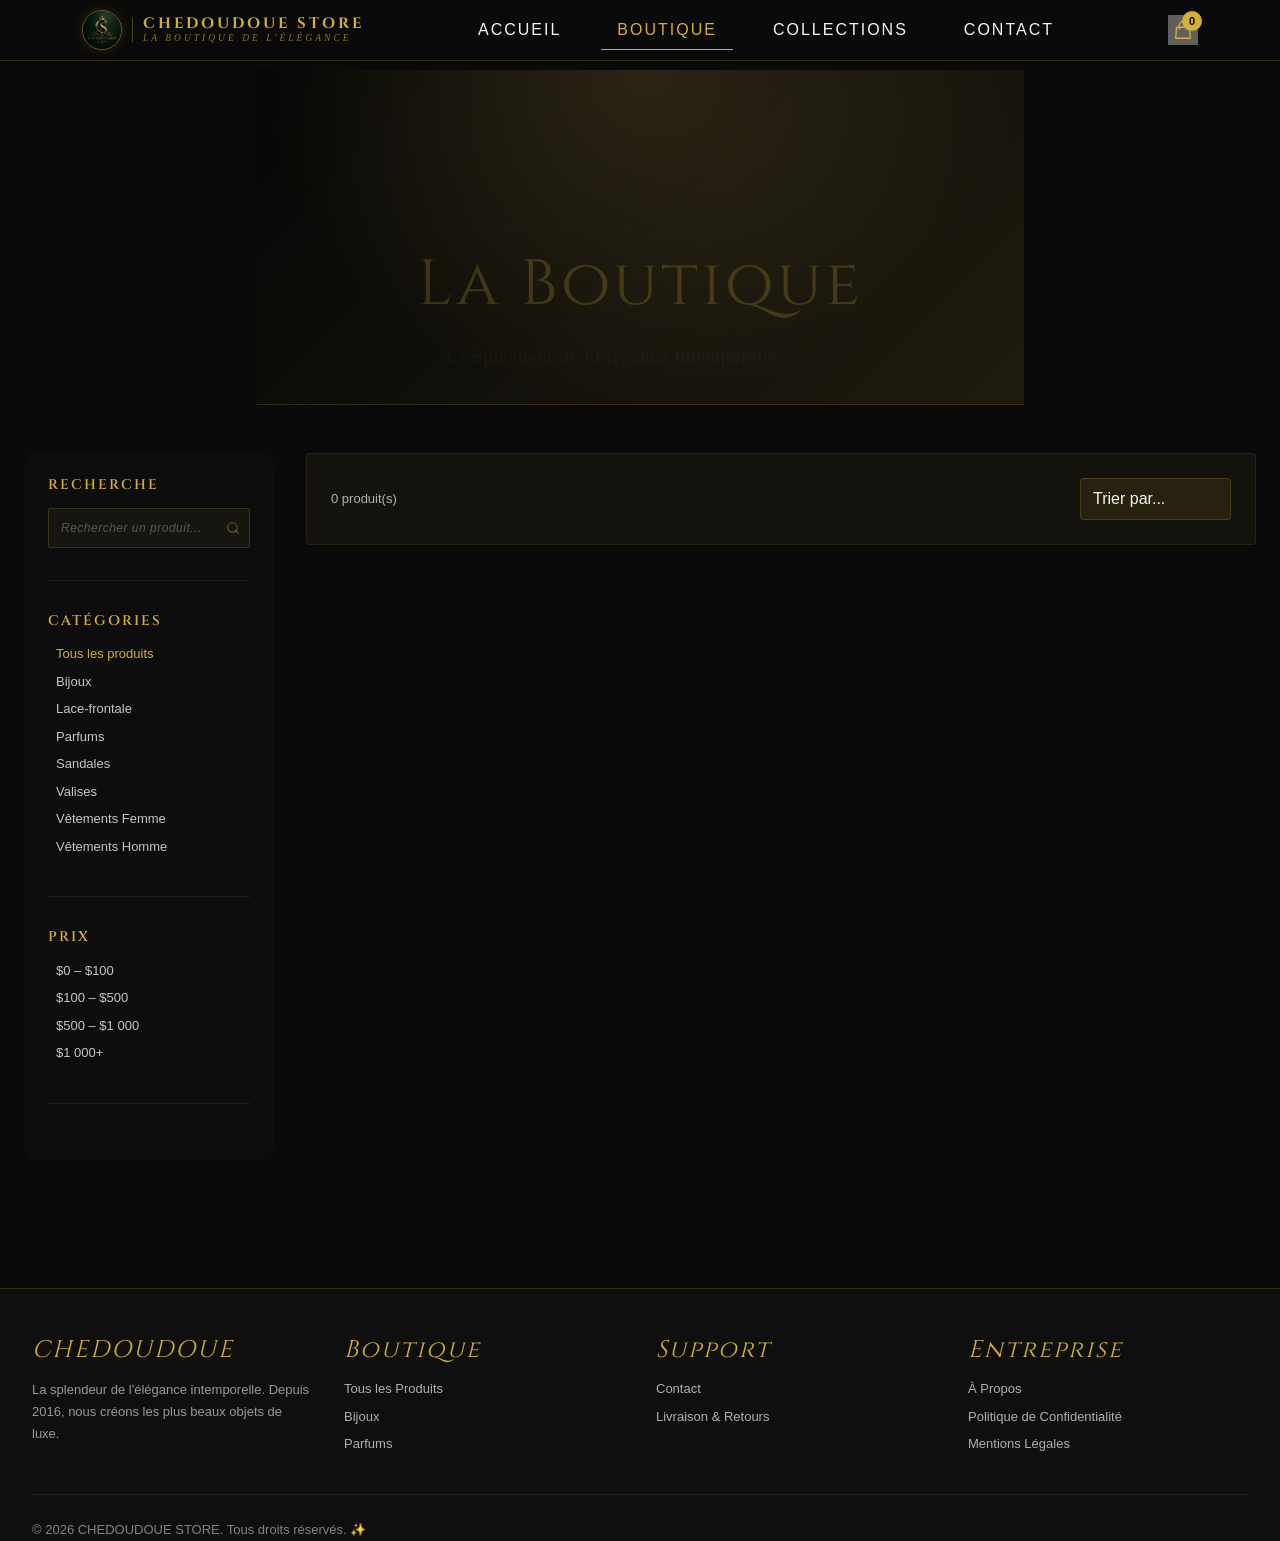
<file: pages/confirmation.html>
<!DOCTYPE html>
<html lang="fr">
  <head>
    <meta charset="UTF-8" />
    <meta name="viewport" content="width=device-width, initial-scale=1.0" />
    <title>Commande Confirmée | CHEDOUDOUE STORE</title>
    <link
      href="https://fonts.googleapis.com/css2?family=Cinzel:wght@400;600;700;900&family=Cormorant+Garamond:ital,wght@0,400;0,500;0,600;0,700;1,400&family=Montserrat:wght@300;400;500;600;700&display=swap"
      rel="stylesheet"
    />
    <link rel="stylesheet" href="../assets/css/theme.css" />
    <link rel="stylesheet" href="../assets/css/style.css" />
    <link rel="stylesheet" href="../assets/css/components.css" />
    <link rel="stylesheet" href="../assets/css/premium.css" />
    <link rel="stylesheet" href="../assets/css/animations.css" />
    <link rel="stylesheet" href="../assets/css/responsive.css" />
    <style>
      /* ===== BASE ===== */
      *, *::before, *::after { box-sizing: border-box; }

      body {
        background: #0a0a0a;
        color: #f5f5f0;
        font-family: 'Montserrat', sans-serif;
        min-height: 100vh;
        position: relative;
      }

      /* ===== WATERMARK ===== */
      body::before {
        content: '';
        position: fixed;
        top: 50%;
        left: 50%;
        transform: translate(-50%, -50%);
        width: 560px;
        height: 560px;
        background-image: url('../assets/logo/logo.jpg');
        background-size: contain;
        background-repeat: no-repeat;
        background-position: center;
        opacity: 0.08;
        pointer-events: none;
        z-index: 0;
        border-radius: 50%;
        filter: sepia(0.4) saturate(1.8) brightness(1.15) contrast(1.06) drop-shadow(0 0 48px rgba(212, 175, 55, 0.18));
      }

      /* ===== NAVBAR ===== */
      nav {
        position: fixed;
        top: 0;
        width: 100%;
        z-index: 1000;
        backdrop-filter: blur(12px);
        -webkit-backdrop-filter: blur(12px);
        background: rgba(10, 10, 10, 0.92);
        border-bottom: 1px solid rgba(212, 175, 55, 0.18);
      }

      .nav-container {
        max-width: 1152px;
        margin: 0 auto;
        padding: 0 18px;
        display: flex;
        justify-content: space-between;
        align-items: center;
        height: 60px;
      }

      .nav-logo {
        display: flex;
        align-items: center;
        gap: 10px;
        text-decoration: none;
      }

      .nav-logo-img {
        height: 40px;
        width: 40px;
        border-radius: 50%;
        object-fit: cover;
        border: 1.5px solid rgba(212, 175, 55, 0.5);
        box-shadow: 0 0 12px rgba(212, 175, 55, 0.18);
        transition: all 0.3s ease;
        flex-shrink: 0;
      }

      .nav-logo:hover .nav-logo-img {
        border-color: #d4af37;
        box-shadow: 0 0 20px rgba(212, 175, 55, 0.4);
      }

      .nav-logo-separator {
        width: 1px;
        height: 24px;
        background: rgba(212, 175, 55, 0.35);
        flex-shrink: 0;
      }

      .nav-logo-brand { display: flex; flex-direction: column; gap: 3px; }

      .nav-logo-text {
        font-family: 'Cinzel', serif;
        font-size: 15px;
        font-weight: 700;
        color: #D4AF37;
        letter-spacing: 3px;
        line-height: 1;
        transition: all 0.3s ease;
      }

      .nav-logo:hover .nav-logo-text {
        color: #e8c84a;
        text-shadow: 0 0 18px rgba(212, 175, 55, 0.45);
      }

      .nav-logo-tagline {
        font-family: 'Cormorant Garamond', serif;
        font-size: 9.5px;
        font-style: italic;
        color: rgba(212, 175, 55, 0.65);
        letter-spacing: 3px;
        text-transform: uppercase;
        line-height: 1;
      }

      .nav-right {
        display: flex;
        align-items: center;
        gap: 20px;
      }

      .nav-thankyou {
        display: flex;
        align-items: center;
        gap: 7px;
        font-family: 'Montserrat', sans-serif;
        font-size: 10px;
        font-weight: 600;
        color: rgba(212, 175, 55, 0.55);
        letter-spacing: 2px;
        text-transform: uppercase;
      }

      .nav-thankyou svg { color: rgba(212, 175, 55, 0.7); }

      /* ===== CONFIRMATION HEADER ===== */
      .confirmation-header {
        margin-top: 70px;
        padding: 56px 28px 36px;
        text-align: center;
        border-bottom: 1px solid rgba(212, 175, 55, 0.1);
        background: linear-gradient(180deg, rgba(212, 175, 55, 0.04) 0%, transparent 100%);
        position: relative;
        z-index: 1;
      }

      .success-ring {
        width: 72px;
        height: 72px;
        border-radius: 50%;
        border: 1.5px solid rgba(212, 175, 55, 0.5);
        background: rgba(212, 175, 55, 0.06);
        display: flex;
        align-items: center;
        justify-content: center;
        margin: 0 auto 22px;
        box-shadow: 0 0 36px rgba(212, 175, 55, 0.12);
        animation: ringPulse 2.4s ease-in-out infinite;
      }

      @keyframes ringPulse {
        0%, 100% { box-shadow: 0 0 36px rgba(212, 175, 55, 0.12); }
        50%       { box-shadow: 0 0 56px rgba(212, 175, 55, 0.28); }
      }

      .success-ring svg { color: #d4af37; }

      .confirmation-header-eyebrow {
        font-family: 'Cinzel', serif;
        font-size: 10px;
        color: rgba(212, 175, 55, 0.55);
        letter-spacing: 7px;
        text-transform: uppercase;
        margin-bottom: 14px;
      }

      .confirmation-header h1 {
        font-family: 'Cinzel', serif;
        font-size: clamp(1.5rem, 3.5vw, 2.2rem);
        font-weight: 700;
        color: #D4AF37;
        letter-spacing: 3px;
        margin-bottom: 10px;
      }

      .confirmation-header-subtitle {
        font-family: 'Cormorant Garamond', serif;
        font-size: 15px;
        font-style: italic;
        color: rgba(245, 245, 240, 0.5);
        letter-spacing: 1px;
        margin-bottom: 24px;
      }

      .confirmation-badges {
        display: flex;
        align-items: center;
        justify-content: center;
        gap: 28px;
        flex-wrap: wrap;
      }

      .confirmation-badge {
        display: flex;
        align-items: center;
        gap: 7px;
        font-family: 'Montserrat', sans-serif;
        font-size: 10px;
        font-weight: 500;
        color: rgba(245, 245, 240, 0.38);
        letter-spacing: 1.5px;
        text-transform: uppercase;
      }

      .confirmation-badge svg { color: rgba(212, 175, 55, 0.5); flex-shrink: 0; }

      /* ===== MAIN ===== */
      .confirmation-main {
        max-width: 760px;
        margin: 0 auto;
        padding: 52px 28px 88px;
        position: relative;
        z-index: 1;
      }

      /* ===== ORDER REFERENCE ===== */
      .order-ref-card {
        text-align: center;
        padding: 28px 24px;
        border: 1px solid rgba(212, 175, 55, 0.18);
        border-radius: 2px;
        background: rgba(212, 175, 55, 0.03);
        margin-bottom: 36px;
      }

      .order-ref-label {
        font-family: 'Montserrat', sans-serif;
        font-size: 10px;
        font-weight: 600;
        color: rgba(212, 175, 55, 0.55);
        letter-spacing: 3.5px;
        text-transform: uppercase;
        margin-bottom: 8px;
      }

      .order-ref-number {
        font-family: 'Cinzel', serif;
        font-size: 26px;
        font-weight: 700;
        color: #d4af37;
        letter-spacing: 5px;
        margin-bottom: 10px;
      }

      .order-ref-date {
        font-family: 'Cormorant Garamond', serif;
        font-size: 14px;
        font-style: italic;
        color: rgba(245, 245, 240, 0.4);
        letter-spacing: 0.5px;
      }

      /* ===== THANK YOU MESSAGE ===== */
      .thankyou-block {
        text-align: center;
        margin-bottom: 40px;
      }

      .thankyou-block h2 {
        font-family: 'Cinzel', serif;
        font-size: clamp(1.1rem, 2.5vw, 1.45rem);
        font-weight: 600;
        color: #f5f5f0;
        letter-spacing: 2px;
        margin-bottom: 14px;
      }

      .thankyou-block p {
        font-family: 'Cormorant Garamond', serif;
        font-size: 16px;
        font-style: italic;
        color: rgba(245, 245, 240, 0.5);
        line-height: 1.75;
        max-width: 540px;
        margin: 0 auto 10px;
      }

      .thankyou-email-note {
        display: inline-flex;
        align-items: center;
        gap: 7px;
        font-family: 'Montserrat', sans-serif;
        font-size: 10px;
        font-weight: 500;
        color: rgba(212, 175, 55, 0.55);
        letter-spacing: 1.5px;
        text-transform: uppercase;
        margin-top: 8px;
      }

      .thankyou-email-note svg { color: rgba(212, 175, 55, 0.6); }

      /* ===== SUMMARY CARD ===== */
      .summary-card {
        background: rgba(13, 13, 13, 0.97);
        border: 1px solid rgba(212, 175, 55, 0.14);
        border-radius: 2px;
        overflow: hidden;
        margin-bottom: 36px;
      }

      .summary-card-header {
        padding: 18px 22px;
        border-bottom: 1px solid rgba(212, 175, 55, 0.09);
        display: flex;
        align-items: center;
        justify-content: space-between;
      }

      .summary-card-header h3 {
        font-family: 'Cinzel', serif;
        font-size: 11.5px;
        font-weight: 600;
        color: #d4af37;
        letter-spacing: 3.5px;
        text-transform: uppercase;
      }

      .summary-items-count {
        font-family: 'Montserrat', sans-serif;
        font-size: 10px;
        font-weight: 500;
        color: rgba(245, 245, 240, 0.35);
        letter-spacing: 1px;
      }

      .summary-items-list {
        padding: 18px 22px;
        max-height: 320px;
        overflow-y: auto;
      }

      .summary-items-list::-webkit-scrollbar { width: 3px; }
      .summary-items-list::-webkit-scrollbar-track { background: transparent; }
      .summary-items-list::-webkit-scrollbar-thumb { background: rgba(212, 175, 55, 0.25); border-radius: 2px; }

      .s-item {
        display: flex;
        align-items: center;
        gap: 13px;
        padding-bottom: 14px;
        margin-bottom: 14px;
        border-bottom: 1px solid rgba(212, 175, 55, 0.06);
      }

      .s-item:last-child { border-bottom: none; margin-bottom: 0; padding-bottom: 0; }

      .s-item-img {
        width: 50px;
        height: 50px;
        object-fit: cover;
        border: 1px solid rgba(212, 175, 55, 0.12);
        flex-shrink: 0;
        border-radius: 1px;
      }

      .s-item-info { flex: 1; min-width: 0; }

      .s-item-name {
        font-family: 'Cormorant Garamond', serif;
        font-size: 14px;
        color: #f5f5f0;
        margin-bottom: 3px;
        white-space: nowrap;
        overflow: hidden;
        text-overflow: ellipsis;
      }

      .s-item-qty {
        font-family: 'Montserrat', sans-serif;
        font-size: 10.5px;
        color: rgba(245, 245, 240, 0.35);
        letter-spacing: 0.5px;
      }

      .s-item-price {
        font-family: 'Montserrat', sans-serif;
        font-size: 12.5px;
        font-weight: 600;
        color: #d4af37;
        flex-shrink: 0;
      }

      .summary-totals {
        padding: 16px 22px 20px;
        border-top: 1px solid rgba(212, 175, 55, 0.09);
      }

      .s-line {
        display: flex;
        justify-content: space-between;
        align-items: center;
        margin-bottom: 9px;
      }

      .s-line-label {
        font-family: 'Montserrat', sans-serif;
        font-size: 11.5px;
        color: rgba(245, 245, 240, 0.42);
      }

      .s-line-val {
        font-family: 'Montserrat', sans-serif;
        font-size: 11.5px;
        color: rgba(245, 245, 240, 0.65);
      }

      .s-line-val.free { color: rgba(212, 175, 55, 0.75); }

      .s-total-row {
        display: flex;
        justify-content: space-between;
        align-items: center;
        padding-top: 14px;
        margin-top: 6px;
        border-top: 1px solid rgba(212, 175, 55, 0.12);
      }

      .s-total-label {
        font-family: 'Cinzel', serif;
        font-size: 12px;
        font-weight: 600;
        color: #f5f5f0;
        letter-spacing: 2.5px;
        text-transform: uppercase;
      }

      .s-total-amount {
        font-family: 'Cinzel', serif;
        font-size: 21px;
        font-weight: 700;
        color: #d4af37;
      }

      /* ===== DELIVERY INFO ===== */
      .delivery-info {
        display: flex;
        align-items: flex-start;
        gap: 14px;
        padding: 18px 20px;
        border: 1px solid rgba(212, 175, 55, 0.13);
        border-radius: 2px;
        background: rgba(212, 175, 55, 0.025);
        margin-bottom: 40px;
      }

      .delivery-info svg { color: rgba(212, 175, 55, 0.6); flex-shrink: 0; margin-top: 2px; }

      .delivery-info-text h4 {
        font-family: 'Cinzel', serif;
        font-size: 11px;
        font-weight: 600;
        color: #d4af37;
        letter-spacing: 2px;
        text-transform: uppercase;
        margin-bottom: 6px;
      }

      .delivery-info-text p {
        font-family: 'Montserrat', sans-serif;
        font-size: 11.5px;
        color: rgba(245, 245, 240, 0.42);
        line-height: 1.7;
        letter-spacing: 0.3px;
      }

      .delivery-info-text p strong {
        color: rgba(245, 245, 240, 0.65);
        font-weight: 600;
      }

      .delivery-info-text a {
        color: #d4af37;
        text-decoration: none;
        transition: opacity 0.2s;
      }

      .delivery-info-text a:hover { opacity: 0.8; }

      /* ===== ACTION BUTTONS ===== */
      .action-buttons {
        display: grid;
        grid-template-columns: 1fr 1fr;
        gap: 14px;
      }

      .btn-continue-shopping {
        display: flex;
        align-items: center;
        justify-content: center;
        gap: 9px;
        padding: 16px 20px;
        background: linear-gradient(100deg, #c9a227 0%, #d4af37 45%, #c9a227 100%);
        background-size: 200% 100%;
        background-position: left center;
        color: #0a0a0a;
        font-family: 'Montserrat', sans-serif;
        font-size: 11px;
        font-weight: 700;
        letter-spacing: 2.5px;
        text-transform: uppercase;
        text-decoration: none;
        border-radius: 2px;
        transition: background-position 0.45s ease, transform 0.2s ease, box-shadow 0.3s ease;
      }

      .btn-continue-shopping:hover {
        background-position: right center;
        transform: translateY(-1px);
        box-shadow: 0 6px 28px rgba(212, 175, 55, 0.22);
      }

      .btn-continue-shopping:active { transform: translateY(0); }

      .btn-back-home {
        display: flex;
        align-items: center;
        justify-content: center;
        gap: 9px;
        padding: 16px 20px;
        background: transparent;
        border: 1px solid rgba(212, 175, 55, 0.28);
        color: rgba(212, 175, 55, 0.75);
        font-family: 'Montserrat', sans-serif;
        font-size: 11px;
        font-weight: 600;
        letter-spacing: 2.5px;
        text-transform: uppercase;
        text-decoration: none;
        border-radius: 2px;
        transition: border-color 0.3s ease, color 0.3s ease, background 0.3s ease, transform 0.2s ease;
      }

      .btn-back-home:hover {
        border-color: rgba(212, 175, 55, 0.6);
        color: #d4af37;
        background: rgba(212, 175, 55, 0.05);
        transform: translateY(-1px);
      }

      .btn-back-home:active { transform: translateY(0); }

      /* ===== FOOTER ===== */
      footer {
        background: #090909;
        border-top: 1px solid rgba(212, 175, 55, 0.09);
        padding: 52px 28px 32px;
        position: relative;
        z-index: 1;
      }

      .footer-inner { max-width: 1160px; margin: 0 auto; }

      .footer-cols {
        display: grid;
        grid-template-columns: 1.6fr repeat(3, 1fr);
        gap: 36px;
        margin-bottom: 32px;
      }

      .fcol h3, .fcol h4 {
        font-family: 'Cinzel', serif;
        font-size: 11.5px;
        font-weight: 600;
        color: #d4af37;
        letter-spacing: 2.5px;
        margin-bottom: 14px;
      }

      .fcol p {
        font-family: 'Montserrat', sans-serif;
        font-size: 12.5px;
        color: rgba(245, 245, 240, 0.38);
        line-height: 1.75;
      }

      .fcol ul { list-style: none; padding: 0; margin: 0; }

      .fcol ul li a {
        font-family: 'Montserrat', sans-serif;
        font-size: 12.5px;
        color: rgba(245, 245, 240, 0.44);
        text-decoration: none;
        display: block;
        margin-bottom: 7px;
        transition: color 0.3s, padding-left 0.3s;
      }

      .fcol ul li a:hover { color: #d4af37; padding-left: 4px; }

      .footer-bar {
        border-top: 1px solid rgba(212, 175, 55, 0.07);
        padding-top: 20px;
        text-align: center;
        font-family: 'Montserrat', sans-serif;
        font-size: 11.5px;
        color: rgba(245, 245, 240, 0.26);
        letter-spacing: 1px;
      }

      /* ===== RESPONSIVE ===== */
      @media (max-width: 640px) {
        .confirmation-header { padding: 44px 16px 28px; }
        .confirmation-badges { gap: 14px; }
        .confirmation-main { padding: 36px 16px 64px; }
        .action-buttons { grid-template-columns: 1fr; }
        .footer-cols { grid-template-columns: 1fr 1fr; }
        .nav-logo-tagline { display: none; }
      }

      @media (max-width: 400px) {
        .footer-cols { grid-template-columns: 1fr; }
        .nav-thankyou span { display: none; }
      }
    </style>
  </head>
  <body>

    <!-- ===== NAVBAR ===== -->
    <nav>
      <div class="nav-container">
        <a href="../index.html" class="nav-logo">
          <img src="../assets/logo/logo.jpg" alt="Chedoudoue Store" class="nav-logo-img" />
          <div class="nav-logo-separator"></div>
          <div class="nav-logo-brand">
            <span class="nav-logo-text">CHEDOUDOUE STORE</span>
            <span class="nav-logo-tagline">La Boutique de L'élégance</span>
          </div>
        </a>
        <div class="nav-right">
          <div class="nav-thankyou">
            <svg width="13" height="13" viewBox="0 0 24 24" fill="none" stroke="currentColor" stroke-width="2.5">
              <polyline points="20 6 9 17 4 12"></polyline>
            </svg>
            <span>Commande Confirmée</span>
          </div>
        </div>
      </div>
    </nav>

    <!-- ===== HEADER ===== -->
    <header class="confirmation-header">
      <div class="success-ring">
        <svg width="32" height="32" viewBox="0 0 24 24" fill="none" stroke="currentColor" stroke-width="2.5" stroke-linecap="round" stroke-linejoin="round">
          <polyline points="20 6 9 17 4 12"></polyline>
        </svg>
      </div>
      <p class="confirmation-header-eyebrow">Chedoudoue Store</p>
      <h1>Commande Confirmée</h1>
      <p class="confirmation-header-subtitle">Merci pour votre confiance — votre commande a bien été reçue</p>
      <div class="confirmation-badges">
        <span class="confirmation-badge">
          <svg width="12" height="12" viewBox="0 0 24 24" fill="none" stroke="currentColor" stroke-width="2">
            <path d="M12 22s8-4 8-10V5l-8-3-8 3v7c0 6 8 10 8 10z"></path>
          </svg>
          Paiement Sécurisé
        </span>
        <span class="confirmation-badge">
          <svg width="12" height="12" viewBox="0 0 24 24" fill="none" stroke="currentColor" stroke-width="2">
            <polyline points="20 6 9 17 4 12"></polyline>
          </svg>
          Livraison Offerte
        </span>
        <span class="confirmation-badge">
          <svg width="12" height="12" viewBox="0 0 24 24" fill="none" stroke="currentColor" stroke-width="2">
            <path d="M21 10c0 7-9 13-9 13s-9-6-9-13a9 9 0 0 1 18 0z"></path>
            <circle cx="12" cy="10" r="3"></circle>
          </svg>
          Suivi en Temps Réel
        </span>
        <span class="confirmation-badge">
          <svg width="12" height="12" viewBox="0 0 24 24" fill="none" stroke="currentColor" stroke-width="2">
            <polyline points="1 4 1 10 7 10"></polyline>
            <path d="M3.51 15a9 9 0 1 0 .49-3.51"></path>
          </svg>
          Retour 30 Jours
        </span>
      </div>
    </header>

    <!-- ===== MAIN ===== -->
    <main class="confirmation-main">

      <!-- RÉFÉRENCE COMMANDE -->
      <div class="order-ref-card">
        <p class="order-ref-label">Référence de commande</p>
        <p class="order-ref-number" id="order-ref">CMD-——</p>
        <p class="order-ref-date" id="order-date"></p>
      </div>

      <!-- MESSAGE DE REMERCIEMENT -->
      <div class="thankyou-block">
        <h2 id="thankyou-heading">Merci pour votre commande !</h2>
        <p>
          Nous préparons soigneusement votre sélection avec la même attention portée
          à chaque détail qui définit la maison Chedoudoue Store.
        </p>
        <p>
          Notre équipe vous contactera très prochainement pour organiser
          la livraison à votre adresse.
        </p>
        <div class="thankyou-email-note">
          <svg width="12" height="12" viewBox="0 0 24 24" fill="none" stroke="currentColor" stroke-width="2">
            <path d="M4 4h16c1.1 0 2 .9 2 2v12c0 1.1-.9 2-2 2H4c-1.1 0-2-.9-2-2V6c0-1.1.9-2 2-2z"></path>
            <polyline points="22,6 12,13 2,6"></polyline>
          </svg>
          <span id="email-note">Un récapitulatif vous sera envoyé par e-mail</span>
        </div>
      </div>

      <!-- RÉCAPITULATIF COMMANDE -->
      <div class="summary-card">
        <div class="summary-card-header">
          <h3>Récapitulatif</h3>
          <span class="summary-items-count" id="items-count"></span>
        </div>
        <div class="summary-items-list" id="confirm-items">
          <!-- Injecté par JS -->
        </div>
        <div class="summary-totals">
          <div class="s-line">
            <span class="s-line-label">Sous-total</span>
            <span class="s-line-val" id="confirm-subtotal">$0</span>
          </div>
          <div class="s-line">
            <span class="s-line-label">Livraison</span>
            <span class="s-line-val free">Offerte</span>
          </div>
          <div class="s-total-row">
            <span class="s-total-label">Total</span>
            <span class="s-total-amount" id="confirm-total">$0</span>
          </div>
        </div>
      </div>

      <!-- INFO LIVRAISON -->
      <div class="delivery-info">
        <svg width="18" height="18" viewBox="0 0 24 24" fill="none" stroke="currentColor" stroke-width="1.8">
          <path d="M21 10c0 7-9 13-9 13s-9-6-9-13a9 9 0 0 1 18 0z"></path>
          <circle cx="12" cy="10" r="3"></circle>
        </svg>
        <div class="delivery-info-text">
          <h4>Informations de Livraison</h4>
          <p>
            Livraison offerte — délai estimé <strong>3 à 7 jours ouvrables</strong>.<br />
            Notre équipe vous contactera pour confirmer l'heure et le lieu de livraison.<br />
            Pour toute question, contactez-nous via la page
            <a href="contact.html">Contact</a>.
          </p>
        </div>
      </div>

      <!-- BOUTONS D'ACTION -->
      <div class="action-buttons">
        <a href="shop.html" class="btn-continue-shopping">
          <svg width="14" height="14" viewBox="0 0 24 24" fill="none" stroke="currentColor" stroke-width="2.5">
            <path d="M6 2L3 6v14a2 2 0 0 0 2 2h14a2 2 0 0 0 2-2V6l-3-4z"></path>
            <line x1="3" y1="6" x2="21" y2="6"></line>
            <path d="M16 10a4 4 0 0 1-8 0"></path>
          </svg>
          Continuer mes Achats
        </a>
        <a href="../index.html" class="btn-back-home">
          <svg width="14" height="14" viewBox="0 0 24 24" fill="none" stroke="currentColor" stroke-width="2">
            <path d="M3 9l9-7 9 7v11a2 2 0 0 1-2 2H5a2 2 0 0 1-2-2z"></path>
            <polyline points="9 22 9 12 15 12 15 22"></polyline>
          </svg>
          Retour à l'Accueil
        </a>
      </div>

    </main>

    <!-- ===== FOOTER ===== -->
    <footer>
      <div class="footer-inner">
        <div class="footer-cols">
          <div class="fcol">
            <h3>CHEDOUDOUE STORE</h3>
            <p>La splendeur de l'élégance intemporelle. Luxe français au cœur de chaque création, depuis 2016.</p>
          </div>
          <div class="fcol">
            <h4>Boutique</h4>
            <ul>
              <li><a href="shop.html">Tous les Produits</a></li>
              <li><a href="shop.html">Nouveautés</a></li>
              <li><a href="shop.html">Best-sellers</a></li>
            </ul>
          </div>
          <div class="fcol">
            <h4>Support</h4>
            <ul>
              <li><a href="contact.html">Contact</a></li>
              <li><a href="livraison-retours.html">Livraison &amp; Retours</a></li>
            </ul>
          </div>
          <div class="fcol">
            <h4>Entreprise</h4>
            <ul>
              <li><a href="a-propos.html">À Propos</a></li>
              <li><a href="politique-confidentialite.html">Politique de Confidentialité</a></li>
              <li><a href="mentions-legales.html">Mentions Légales</a></li>
            </ul>
          </div>
        </div>
        <div class="footer-bar">
          &copy; 2026 CHEDOUDOUE STORE. Tous droits réservés. <span style="color:#d4af37;">✨</span>
        </div>
      </div>
    </footer>

    <!-- Scripts -->
    <script src="../assets/js/currency.js"></script>
    <script src="../assets/js/products.js"></script>
    <script src="../assets/js/storage.js"></script>
    <script src="../assets/js/cart.js"></script>
    <script src="../assets/js/animations.js"></script>
    <script src="../assets/js/nav.js"></script>
    <script>
      window.addEventListener('load', function () {
        var raw = sessionStorage.getItem('chedoudoue_order_confirm');
        var order = raw ? JSON.parse(raw) : null;

        if (!order || !order.items || order.items.length === 0) {
          window.location.replace('shop.html');
          return;
        }

        // Référence et date
        document.getElementById('order-ref').textContent = order.orderRef || 'CMD-——';
        document.getElementById('order-date').textContent = order.date || '';

        // Titre personnalisé
        if (order.customerName) {
          document.getElementById('thankyou-heading').textContent =
            'Merci ' + order.customerName + ' !';
        }

        // Note e-mail
        if (order.email) {
          document.getElementById('email-note').textContent =
            'Récapitulatif envoyé à ' + order.email;
        }

        // Articles
        var itemsHTML = '';
        var subtotal = 0;
        order.items.forEach(function (item) {
          var folder = item.image_folder || getImageFolder(item);
          var itemTotal = item.price * item.quantity;
          subtotal += itemTotal;
          var sizeInfo = item.size ? ' &nbsp;&middot;&nbsp; Taille : ' + item.size : '';
          itemsHTML +=
            '<div class="s-item">' +
              '<img src="../assets/images/' + folder + '/' + item.image +
              '" alt="' + item.name + '" class="s-item-img"' +
              ' onerror="this.onerror=null;this.style.opacity=\'0.15\';this.src=\'../assets/logo/logo.jpg\'" />' +
              '<div class="s-item-info">' +
                '<p class="s-item-name">' + item.name + '</p>' +
                '<p class="s-item-qty">Qté : ' + item.quantity + sizeInfo + '</p>' +
              '</div>' +
              '<span class="s-item-price">' + CURRENCY.usd(itemTotal) + '</span>' +
            '</div>';
        });

        document.getElementById('confirm-items').innerHTML = itemsHTML;

        var count = order.items.length;
        document.getElementById('items-count').textContent =
          count + (count > 1 ? ' articles' : ' article');

        var total = (order.total != null) ? order.total : subtotal;
        document.getElementById('confirm-subtotal').textContent = CURRENCY.usd(total);
        document.getElementById('confirm-total').textContent = CURRENCY.usd(total);

        sessionStorage.removeItem('chedoudoue_order_confirm');
      });
    </script>
  </body>
</html>
</file>
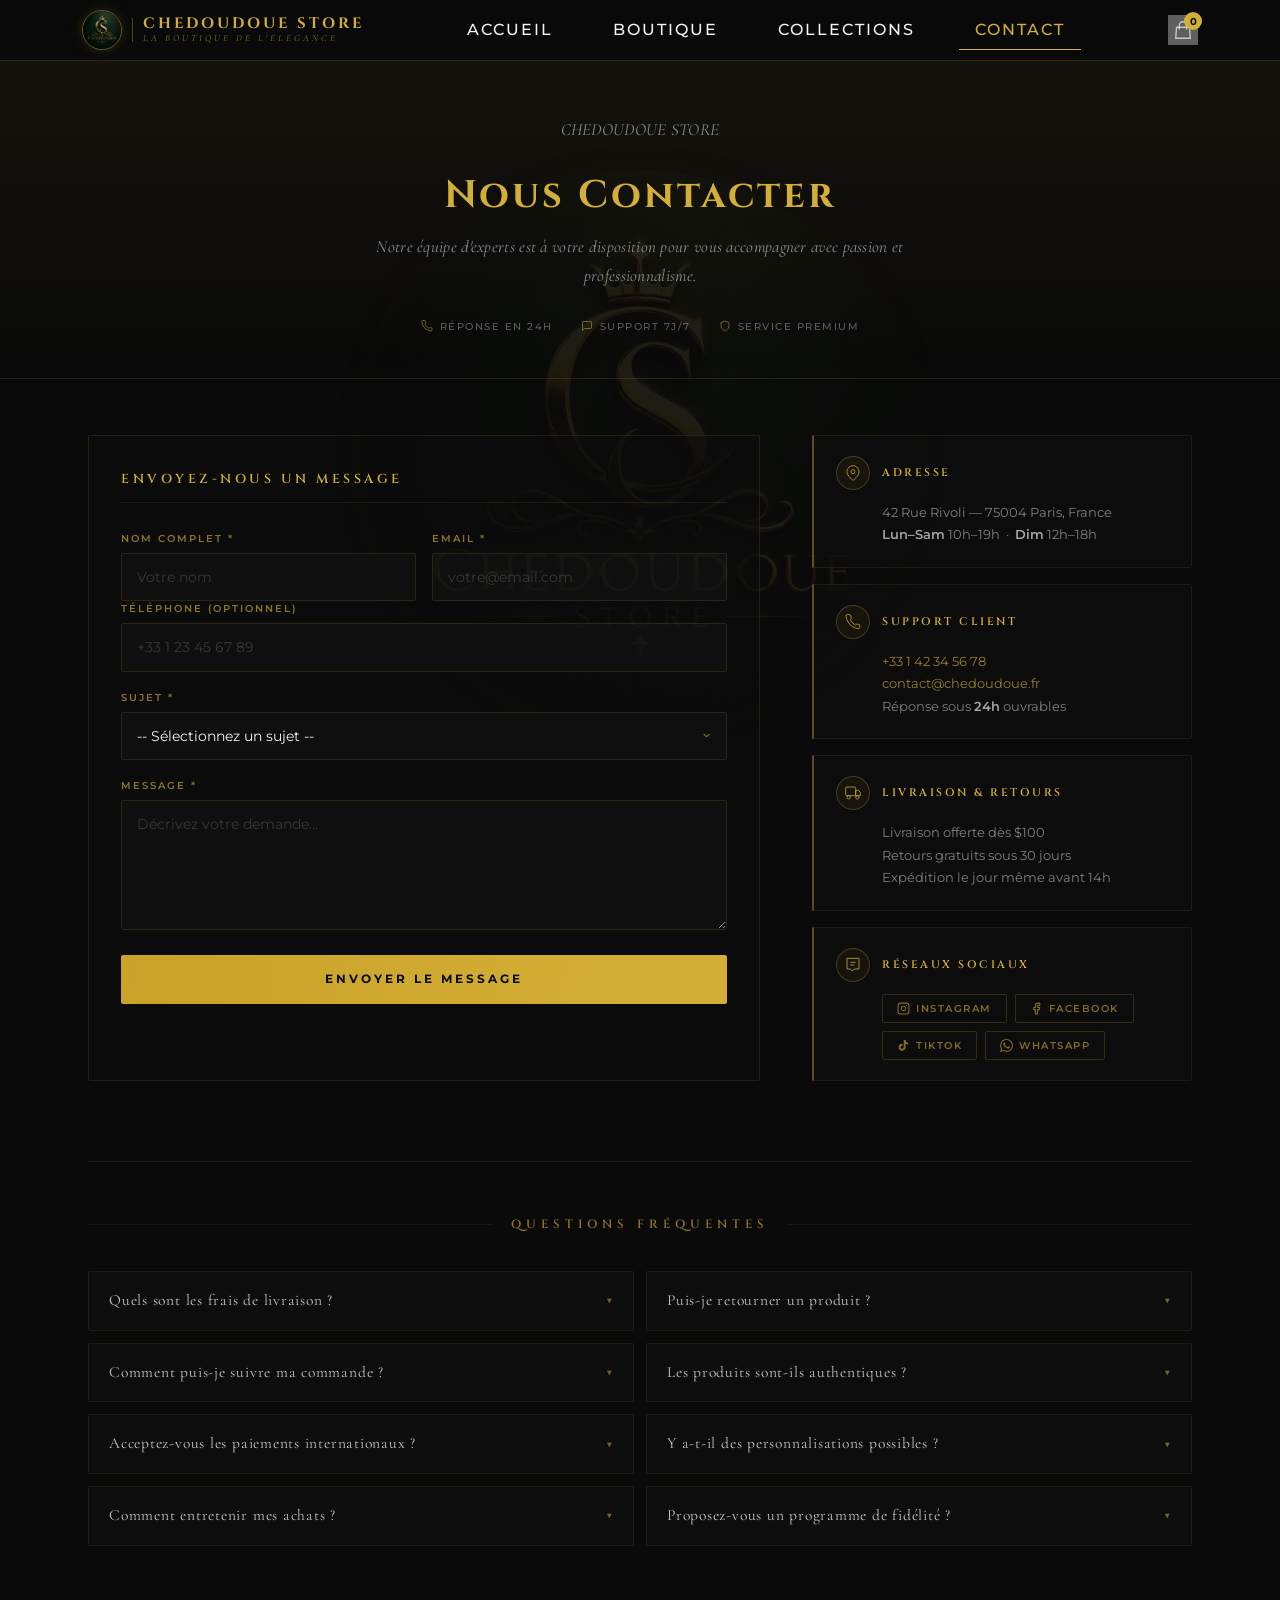
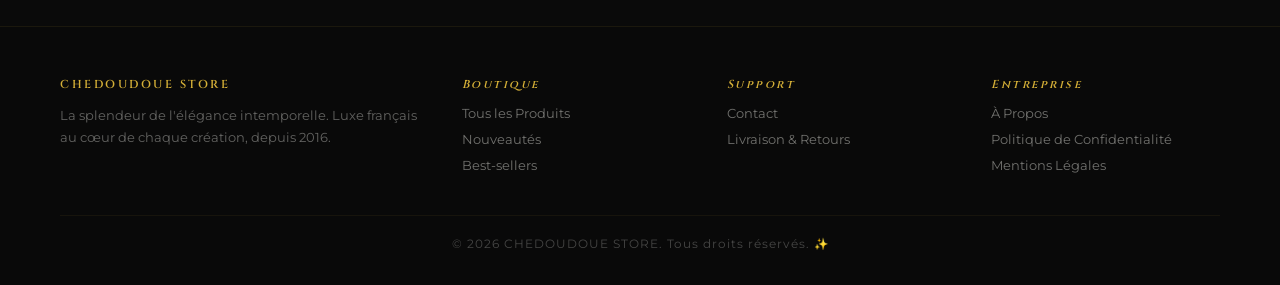
<file: pages/contact.html>
<!doctype html>
<html lang="fr">
  <head>
    <meta charset="UTF-8" />
    <meta name="viewport" content="width=device-width, initial-scale=1.0" />
    <title>Contact | CHEDOUDOUE STORE</title>
    <link rel="stylesheet" href="../assets/css/theme.css" />
    <link rel="stylesheet" href="../assets/css/style.css" />
    <link rel="stylesheet" href="../assets/css/components.css" />
    <link rel="stylesheet" href="../assets/css/premium.css" />
    <link rel="stylesheet" href="../assets/css/animations.css" />
    <link rel="stylesheet" href="../assets/css/responsive.css" />
    <link rel="stylesheet" href="../assets/css/notifications.css" />
    <link
      href="https://fonts.googleapis.com/css2?family=Cinzel:wght@400;600;700;900&family=Cormorant+Garamond:ital,wght@0,400;0,500;0,600;0,700;1,400&family=Montserrat:wght@300;400;500;600;700&display=swap"
      rel="stylesheet"
    />
    <style>
      /* ===== BASE ===== */
      *, *::before, *::after { box-sizing: border-box; }

      body {
        background: #0a0a0a;
        color: #f5f5f0;
        font-family: 'Montserrat', sans-serif;
        min-height: 100vh;
        position: relative;
      }

      /* ===== WATERMARK ===== */
      body::before {
        content: '';
        position: fixed;
        top: 50%;
        left: 50%;
        transform: translate(-50%, -50%);
        width: 560px;
        height: 560px;
        background-image: url('../assets/logo/logo.jpg');
        background-size: contain;
        background-repeat: no-repeat;
        background-position: center;
        opacity: 0.08;
        pointer-events: none;
        z-index: 0;
        border-radius: 50%;
        filter: sepia(0.4) saturate(1.8) brightness(1.15) contrast(1.06) drop-shadow(0 0 48px rgba(212, 175, 55, 0.18));
      }

      /* ===== NAVBAR ===== */
      nav#navbar {
        position: fixed;
        top: 0;
        width: 100%;
        z-index: 1000;
        backdrop-filter: blur(12px);
        -webkit-backdrop-filter: blur(12px);
        background: rgba(10, 10, 10, 0.92);
        border-bottom: 1px solid rgba(212, 175, 55, 0.18);
        transition: border-color 0.3s ease;
      }

      nav#navbar.scrolled {
        background: rgba(10, 10, 10, 0.97);
        border-bottom-color: rgba(212, 175, 55, 0.28);
      }

      .nav-container {
        max-width: 1152px;
        margin: 0 auto;
        padding: 0 18px;
        display: flex;
        justify-content: space-between;
        align-items: center;
        height: 60px;
      }

      .nav-logo {
        display: flex;
        align-items: center;
        gap: 10px;
        text-decoration: none;
      }

      .nav-logo-img {
        height: 40px;
        width: 40px;
        object-fit: cover;
        border-radius: 50%;
        border: 1.5px solid rgba(212, 175, 55, 0.5);
        box-shadow: 0 0 12px rgba(212, 175, 55, 0.18);
        transition: all 0.3s ease;
        flex-shrink: 0;
      }

      .nav-logo:hover .nav-logo-img {
        border-color: #d4af37;
        box-shadow: 0 0 20px rgba(212, 175, 55, 0.4);
      }

      .nav-logo-separator {
        width: 1px;
        height: 24px;
        background: rgba(212, 175, 55, 0.35);
        flex-shrink: 0;
      }

      .nav-logo-brand { display: flex; flex-direction: column; gap: 3px; }

      .nav-logo-text {
        font-family: 'Cinzel', serif;
        font-size: 15px;
        font-weight: 700;
        color: #d4af37;
        letter-spacing: 3px;
        line-height: 1;
        transition: all 0.3s ease;
      }

      .nav-logo-tagline {
        font-family: 'Cormorant Garamond', serif;
        font-size: 9.5px;
        font-style: italic;
        color: rgba(212, 175, 55, 0.65);
        letter-spacing: 3px;
        text-transform: uppercase;
        line-height: 1;
      }

      .nav-logo:hover .nav-logo-text {
        color: #e8c84a;
        text-shadow: 0 0 18px rgba(212, 175, 55, 0.45);
      }

      .nav-links {
        display: flex;
        gap: 28px;
        align-items: center;
      }

      .nav-link {
        font-family: 'Montserrat', sans-serif;
        font-size: 11px;
        font-weight: 600;
        text-transform: uppercase;
        letter-spacing: 2px;
        color: rgba(245, 245, 240, 0.7);
        text-decoration: none;
        transition: color 0.3s ease;
        position: relative;
        padding-bottom: 4px;
      }

      .nav-link::after {
        content: '';
        position: absolute;
        bottom: 0; left: 0;
        width: 0; height: 1px;
        background: #d4af37;
        transition: width 0.3s ease;
      }

      .nav-link:hover, .nav-link.active { color: #d4af37; }
      .nav-link:hover::after, .nav-link.active::after { width: 100%; }

      .nav-actions { display: flex; gap: 16px; align-items: center; }

      .nav-cart {
        cursor: pointer;
        transition: all 0.3s ease;
        position: relative;
        text-decoration: none;
        color: rgba(245, 245, 240, 0.7);
        display: flex;
        align-items: center;
      }

      .nav-cart:hover { color: #d4af37; transform: scale(1.08); }

      #cart-count {
        position: absolute;
        top: -7px;
        right: -8px;
        background: #d4af37;
        color: #0a0a0a;
        min-width: 18px;
        height: 18px;
        padding: 0 3px;
        border-radius: 9px;
        display: flex;
        align-items: center;
        justify-content: center;
        font-size: 10px;
        font-weight: 700;
      }

      /* ===== HERO / PAGE HEADER ===== */
      .contact-hero {
        margin-top: 60px;
        padding: 56px 28px 44px;
        text-align: center;
        border-bottom: 1px solid rgba(212, 175, 55, 0.1);
        background: linear-gradient(180deg, rgba(212, 175, 55, 0.05) 0%, transparent 100%);
        position: relative;
        z-index: 1;
      }

      .contact-hero-eyebrow {
        font-family: 'Cinzel', serif;
        font-size: 10px;
        color: rgba(212, 175, 55, 0.55);
        letter-spacing: 7px;
        text-transform: uppercase;
        margin-bottom: 16px;
      }

      .contact-hero h1 {
        font-family: 'Cinzel', serif;
        font-size: clamp(1.6rem, 3.5vw, 2.4rem);
        font-weight: 700;
        color: #d4af37;
        letter-spacing: 3px;
        margin-bottom: 14px;
        line-height: 1.2;
      }

      .contact-hero p {
        font-family: 'Cormorant Garamond', serif;
        font-size: 17px;
        font-style: italic;
        color: rgba(245, 245, 240, 0.55);
        max-width: 580px;
        margin: 0 auto 28px;
        line-height: 1.7;
        letter-spacing: 0.3px;
      }

      .contact-badges {
        display: flex;
        align-items: center;
        justify-content: center;
        gap: 28px;
        flex-wrap: wrap;
      }

      .contact-badge {
        display: flex;
        align-items: center;
        gap: 7px;
        font-family: 'Montserrat', sans-serif;
        font-size: 10px;
        font-weight: 500;
        color: rgba(245, 245, 240, 0.35);
        letter-spacing: 1.5px;
        text-transform: uppercase;
      }

      .contact-badge svg { color: rgba(212, 175, 55, 0.5); flex-shrink: 0; }

      /* ===== MAIN LAYOUT ===== */
      .contact-container {
        display: grid;
        grid-template-columns: 1fr 380px;
        gap: 52px;
        padding: 56px 28px 80px;
        max-width: 1160px;
        margin: 0 auto;
        position: relative;
        z-index: 1;
      }

      /* ===== CONTACT FORM ===== */
      .contact-form {
        background: rgba(13, 13, 13, 0.6);
        border: 1px solid rgba(212, 175, 55, 0.13);
        border-radius: 2px;
        padding: 36px 32px;
      }

      .form-block-title {
        display: flex;
        align-items: center;
        gap: 14px;
        margin-bottom: 28px;
        padding-bottom: 16px;
        border-bottom: 1px solid rgba(212, 175, 55, 0.1);
      }

      .form-block-title h2 {
        font-family: 'Cinzel', serif;
        font-size: 13px;
        font-weight: 600;
        color: #d4af37;
        letter-spacing: 3.5px;
        text-transform: uppercase;
        margin: 0;
      }

      .form-group { margin-bottom: 18px; }

      .form-label {
        display: block;
        font-family: 'Montserrat', sans-serif;
        font-size: 10px;
        font-weight: 600;
        color: rgba(212, 175, 55, 0.65);
        letter-spacing: 2px;
        text-transform: uppercase;
        margin-bottom: 7px;
      }

      .form-input,
      .form-textarea {
        width: 100%;
        padding: 13px 15px;
        background: rgba(255, 255, 255, 0.025);
        border: 1px solid rgba(212, 175, 55, 0.14);
        border-radius: 2px;
        color: #f5f5f0;
        font-family: 'Montserrat', sans-serif;
        font-size: 13.5px;
        outline: none;
        transition: border-color 0.3s ease, background 0.3s ease, box-shadow 0.3s ease;
      }

      .form-input::placeholder,
      .form-textarea::placeholder { color: rgba(245, 245, 240, 0.18); }

      .form-input:focus,
      .form-textarea:focus {
        border-color: rgba(212, 175, 55, 0.5);
        background: rgba(212, 175, 55, 0.025);
        box-shadow: 0 0 0 3px rgba(212, 175, 55, 0.06);
      }

      select.form-input {
        appearance: none;
        cursor: pointer;
        background-image: url("data:image/svg+xml,%3Csvg xmlns='http://www.w3.org/2000/svg' width='11' height='11' viewBox='0 0 24 24' fill='none' stroke='%23d4af37' stroke-width='2'%3E%3Cpolyline points='6 9 12 15 18 9'%3E%3C/polyline%3E%3C/svg%3E");
        background-repeat: no-repeat;
        background-position: right 14px center;
        padding-right: 36px;
      }

      select.form-input option { background: #111; }

      .form-textarea {
        resize: vertical;
        min-height: 130px;
        line-height: 1.6;
      }

      .form-grid {
        display: grid;
        grid-template-columns: 1fr 1fr;
        gap: 16px;
      }

      .form-grid .form-group { margin-bottom: 0; }

      .btn-submit {
        display: flex;
        width: 100%;
        align-items: center;
        justify-content: center;
        gap: 10px;
        padding: 16px 24px;
        margin-top: 8px;
        background: linear-gradient(100deg, #c9a227 0%, #d4af37 45%, #c9a227 100%);
        background-size: 200% 100%;
        background-position: left center;
        color: #0a0a0a;
        font-family: 'Montserrat', sans-serif;
        font-size: 11.5px;
        font-weight: 700;
        letter-spacing: 3px;
        text-transform: uppercase;
        border: none;
        border-radius: 2px;
        cursor: pointer;
        transition: background-position 0.45s ease, transform 0.2s ease, box-shadow 0.3s ease;
      }

      .btn-submit:hover {
        background-position: right center;
        transform: translateY(-1px);
        box-shadow: 0 6px 28px rgba(212, 175, 55, 0.22);
      }

      .btn-submit:active { transform: translateY(0); }

      /* ===== CONTACT INFO CARDS ===== */
      .contact-info {
        display: flex;
        flex-direction: column;
        gap: 16px;
      }

      .info-card {
        background: rgba(13, 13, 13, 0.7);
        border: 1px solid rgba(212, 175, 55, 0.11);
        border-left: 2px solid rgba(212, 175, 55, 0.4);
        border-radius: 0 2px 2px 0;
        padding: 20px 22px;
        transition: border-color 0.3s ease, background 0.3s ease;
      }

      .info-card:hover {
        border-left-color: rgba(212, 175, 55, 0.7);
        background: rgba(212, 175, 55, 0.025);
      }

      .info-card-header {
        display: flex;
        align-items: center;
        gap: 12px;
        margin-bottom: 12px;
      }

      .info-icon {
        width: 34px;
        height: 34px;
        border-radius: 50%;
        border: 1px solid rgba(212, 175, 55, 0.25);
        background: rgba(212, 175, 55, 0.06);
        display: flex;
        align-items: center;
        justify-content: center;
        flex-shrink: 0;
        color: rgba(212, 175, 55, 0.75);
      }

      .info-title {
        font-family: 'Cinzel', serif;
        font-size: 11px;
        font-weight: 600;
        color: #d4af37;
        letter-spacing: 2.5px;
        text-transform: uppercase;
        margin: 0;
      }

      .info-content {
        font-family: 'Montserrat', sans-serif;
        color: rgba(245, 245, 240, 0.5);
        line-height: 1.8;
        font-size: 12.5px;
        padding-left: 46px;
      }

      .info-content a {
        color: rgba(212, 175, 55, 0.7);
        text-decoration: none;
        transition: color 0.3s ease;
      }

      .info-content a:hover { color: #d4af37; }

      .info-content strong {
        color: rgba(245, 245, 240, 0.65);
        font-weight: 600;
      }

      /* social links row */
      .social-links {
        display: flex;
        flex-wrap: wrap;
        gap: 8px;
        padding-left: 46px;
        margin-top: 0;
      }

      .social-links a.social-link {
        width: auto;
        height: auto;
        display: inline-flex;
        align-items: center;
        gap: 6px;
        place-items: unset;
        padding: 6px 14px;
        border: 1px solid rgba(212, 175, 55, 0.2);
        border-radius: 2px;
        background: transparent;
        font-family: 'Montserrat', sans-serif;
        font-size: 10px;
        font-weight: 600;
        letter-spacing: 1.5px;
        text-transform: uppercase;
        color: rgba(212, 175, 55, 0.6);
        text-decoration: none;
        transition: all 0.3s ease;
      }

      .social-links a.social-link svg { flex-shrink: 0; }

      .social-links a.social-link:hover {
        border-color: rgba(212, 175, 55, 0.55);
        color: #d4af37;
        background: rgba(212, 175, 55, 0.05);
        transform: none;
      }

      /* ===== FAQ SECTION ===== */
      .faq-section {
        max-width: 1160px;
        margin: 0 auto 80px;
        padding: 0 28px;
        position: relative;
        z-index: 1;
      }

      .faq-section-header {
        display: flex;
        align-items: center;
        gap: 18px;
        margin-bottom: 40px;
        padding-top: 56px;
        border-top: 1px solid rgba(212, 175, 55, 0.08);
      }

      .faq-header-line {
        flex: 1;
        height: 1px;
        background: rgba(212, 175, 55, 0.08);
      }

      .faq-section-title {
        font-family: 'Cinzel', serif;
        font-size: 12px;
        font-weight: 600;
        color: rgba(212, 175, 55, 0.65);
        letter-spacing: 5px;
        text-transform: uppercase;
        white-space: nowrap;
        margin: 0;
      }

      .faq-grid {
        display: grid;
        grid-template-columns: repeat(2, 1fr);
        gap: 12px;
      }

      .faq-item {
        background: rgba(255, 255, 255, 0.015);
        border: 1px solid rgba(212, 175, 55, 0.09);
        border-radius: 2px;
        overflow: hidden;
        transition: border-color 0.3s ease;
      }

      .faq-item:hover { border-color: rgba(212, 175, 55, 0.22); }

      .faq-header {
        padding: 18px 20px;
        cursor: pointer;
        display: flex;
        justify-content: space-between;
        align-items: center;
        gap: 12px;
        transition: background 0.3s ease;
        user-select: none;
      }

      .faq-header:hover { background: rgba(212, 175, 55, 0.04); }

      .faq-title {
        font-family: 'Cormorant Garamond', serif;
        font-size: 15.5px;
        color: rgba(245, 245, 240, 0.8);
        margin: 0;
        line-height: 1.4;
      }

      .faq-icon {
        font-family: 'Montserrat', sans-serif;
        font-size: 11px;
        color: rgba(212, 175, 55, 0.55);
        transition: transform 0.3s ease;
        flex-shrink: 0;
        line-height: 1;
      }

      .faq-icon.open { transform: rotate(180deg); }

      .faq-content {
        max-height: 0;
        overflow: hidden;
        transition: max-height 0.35s ease;
        padding: 0 20px;
      }

      .faq-content.open {
        max-height: 300px;
        padding: 0 20px 18px;
      }

      .faq-text {
        font-family: 'Cormorant Garamond', serif;
        font-size: 15px;
        color: rgba(245, 245, 240, 0.5);
        line-height: 1.8;
        border-top: 1px solid rgba(212, 175, 55, 0.07);
        padding-top: 14px;
      }

      /* ===== FOOTER ===== */
      footer {
        background: #090909;
        border-top: 1px solid rgba(212, 175, 55, 0.09);
        padding: 52px 28px 32px;
        position: relative;
        z-index: 1;
      }

      .footer-inner {
        max-width: 1160px;
        margin: 0 auto;
      }

      .footer-cols {
        display: grid;
        grid-template-columns: 1.6fr repeat(3, 1fr);
        gap: 36px;
        margin-bottom: 32px;
      }

      .fcol h3, .fcol h4 {
        font-family: 'Cinzel', serif;
        font-size: 11.5px;
        font-weight: 600;
        color: #d4af37;
        letter-spacing: 2.5px;
        margin-bottom: 14px;
      }

      .fcol p {
        font-family: 'Montserrat', sans-serif;
        font-size: 12.5px;
        color: rgba(245, 245, 240, 0.38);
        line-height: 1.75;
      }

      .fcol ul { list-style: none; padding: 0; margin: 0; }

      .fcol ul li a {
        font-family: 'Montserrat', sans-serif;
        font-size: 12.5px;
        color: rgba(245, 245, 240, 0.44);
        text-decoration: none;
        display: block;
        margin-bottom: 7px;
        transition: color 0.3s, padding-left 0.3s;
      }

      .fcol ul li a:hover { color: #d4af37; padding-left: 4px; }

      .footer-bar {
        border-top: 1px solid rgba(212, 175, 55, 0.07);
        padding-top: 20px;
        text-align: center;
        font-family: 'Montserrat', sans-serif;
        font-size: 11.5px;
        color: rgba(245, 245, 240, 0.26);
        letter-spacing: 1px;
      }

      /* ===== RESPONSIVE ===== */
      @media (max-width: 1024px) {
        .contact-container { grid-template-columns: 1fr; gap: 40px; }
        .faq-grid { grid-template-columns: 1fr; }
      }

      @media (max-width: 768px) {
        .contact-container { padding: 40px 20px 60px; }
        .faq-section { padding: 0 20px; margin-bottom: 60px; }
        .form-grid { grid-template-columns: 1fr; }
        .footer-cols { grid-template-columns: 1fr 1fr; }
        .nav-logo-tagline { display: none; }
        .contact-badges { gap: 14px; }
      }

      @media (max-width: 640px) {
        .contact-hero { padding: 44px 16px 36px; }
        .contact-form { padding: 24px 20px; }
        .nav-links { gap: 14px; }
        .nav-link { font-size: 10.5px; letter-spacing: 1.5px; }
      }

      @media (max-width: 480px) {
        .nav-links { display: none; }
        .nav-logo-separator { display: none; }
        .footer-cols { grid-template-columns: 1fr; }
      }
    </style>
  </head>
  <body>
    <!-- ===== NAVIGATION ===== -->
    <nav id="navbar">
      <div class="nav-container">
        <a href="../index.html" class="nav-logo">
          <img
            src="../assets/logo/logo.jpg"
            alt="Chedoudoue Store"
            class="nav-logo-img"
          />
          <div class="nav-logo-separator"></div>
          <div class="nav-logo-brand">
            <span class="nav-logo-text">CHEDOUDOUE STORE</span>
            <span class="nav-logo-tagline">La Boutique de L'élégance</span>
          </div>
        </a>
        <div class="nav-links">
          <a href="../index.html" class="nav-link">Accueil</a>
          <a href="shop.html" class="nav-link">Boutique</a>
          <a href="collections.html" class="nav-link">Collections</a>
          <a href="contact.html" class="nav-link active">Contact</a>
        </div>
        <div class="nav-actions">
          <a href="cart.html" class="nav-cart" title="Panier">
            <svg xmlns="http://www.w3.org/2000/svg" viewBox="0 0 24 24" width="22" height="22" fill="none" stroke="currentColor" stroke-width="1.5" stroke-linecap="round" stroke-linejoin="round" aria-hidden="true"><path d="M16 11V7a4 4 0 0 0-8 0v4"/><path d="M5 9h14l1 12H4L5 9z"/></svg>
            <span id="cart-count">0</span>
          </a>
          <button class="nav-burger" id="nav-burger" aria-label="Menu" aria-expanded="false">
            <span></span><span></span><span></span>
          </button>
        </div>
      </div>
      <div class="nav-mobile-menu" id="nav-mobile-menu">
        <a href="../index.html" class="nav-mobile-link">Accueil</a>
        <a href="shop.html" class="nav-mobile-link">Boutique</a>
        <a href="collections.html" class="nav-mobile-link">Collections</a>
        <a href="contact.html" class="nav-mobile-link active">Contact</a>
      </div>
    </nav>

    <!-- ===== HERO ===== -->
    <section class="contact-hero">
      <p class="contact-hero-eyebrow">Chedoudoue Store</p>
      <h1>Nous Contacter</h1>
      <p>Notre équipe d'experts est à votre disposition pour vous accompagner avec passion et professionnalisme.</p>
      <div class="contact-badges">
        <span class="contact-badge">
          <svg width="12" height="12" viewBox="0 0 24 24" fill="none" stroke="currentColor" stroke-width="2"><path d="M22 16.92v3a2 2 0 0 1-2.18 2 19.79 19.79 0 0 1-8.63-3.07A19.5 19.5 0 0 1 4.69 12 19.79 19.79 0 0 1 1.62 3.48 2 2 0 0 1 3.62 1h3a2 2 0 0 1 2 1.72c.127.96.361 1.903.7 2.81a2 2 0 0 1-.45 2.11L7.91 8.6A16 16 0 0 0 16 16.64l.95-.95a2 2 0 0 1 2.11-.45c.907.339 1.85.573 2.81.7A2 2 0 0 1 22 16.92z"/></svg>
          Réponse en 24h
        </span>
        <span class="contact-badge">
          <svg width="12" height="12" viewBox="0 0 24 24" fill="none" stroke="currentColor" stroke-width="2"><path d="M21 15a2 2 0 0 1-2 2H7l-4 4V5a2 2 0 0 1 2-2h14a2 2 0 0 1 2 2z"/></svg>
          Support 7j/7
        </span>
        <span class="contact-badge">
          <svg width="12" height="12" viewBox="0 0 24 24" fill="none" stroke="currentColor" stroke-width="2"><path d="M12 22s8-4 8-10V5l-8-3-8 3v7c0 6 8 10 8 10z"/></svg>
          Service Premium
        </span>
      </div>
    </section>

    <!-- Contact Form & Info -->
    <section class="contact-container">
      <!-- Form -->
      <form class="contact-form" id="contact-form">
        <div class="form-block-title">
          <h2>Envoyez-nous un Message</h2>
        </div>

        <div class="form-grid">
          <div class="form-group">
            <label class="form-label">Nom Complet *</label>
            <input
              type="text"
              class="form-input"
              name="name"
              required
              placeholder="Votre nom"
            />
          </div>
          <div class="form-group">
            <label class="form-label">Email *</label>
            <input
              type="email"
              class="form-input"
              name="email"
              required
              placeholder="votre@email.com"
            />
          </div>
        </div>

        <div class="form-group">
          <label class="form-label">Téléphone (Optionnel)</label>
          <input
            type="tel"
            class="form-input"
            name="phone"
            placeholder="+33 1 23 45 67 89"
          />
        </div>

        <div class="form-group">
          <label class="form-label">Sujet *</label>
          <select class="form-input" name="subject" required>
            <option value="">-- Sélectionnez un sujet --</option>
            <option value="commande">Commande & Livraison</option>
            <option value="produit">Question Produit</option>
            <option value="retour">Retour & Échange</option>
            <option value="partenariat">Partenariat</option>
            <option value="autre">Autre</option>
          </select>
        </div>

        <div class="form-group">
          <label class="form-label">Message *</label>
          <textarea
            class="form-textarea"
            name="message"
            required
            placeholder="Décrivez votre demande..."
          ></textarea>
        </div>

        <button type="submit" class="btn-submit">Envoyer le Message</button>
      </form>

      <!-- Contact Info -->
      <div class="contact-info">

        <div class="info-card">
          <div class="info-card-header">
            <div class="info-icon">
              <svg width="16" height="16" viewBox="0 0 24 24" fill="none" stroke="currentColor" stroke-width="1.5"><path d="M21 10c0 7-9 13-9 13s-9-6-9-13a9 9 0 0 1 18 0z"/><circle cx="12" cy="10" r="3"/></svg>
            </div>
            <h3 class="info-title">Adresse</h3>
          </div>
          <p class="info-content">
            42 Rue Rivoli — 75004 Paris, France<br />
            <strong>Lun–Sam</strong> 10h–19h &nbsp;·&nbsp; <strong>Dim</strong> 12h–18h
          </p>
        </div>

        <div class="info-card">
          <div class="info-card-header">
            <div class="info-icon">
              <svg width="16" height="16" viewBox="0 0 24 24" fill="none" stroke="currentColor" stroke-width="1.5"><path d="M22 16.92v3a2 2 0 0 1-2.18 2 19.79 19.79 0 0 1-8.63-3.07A19.5 19.5 0 0 1 4.69 12 19.79 19.79 0 0 1 1.62 3.48 2 2 0 0 1 3.62 1h3a2 2 0 0 1 2 1.72c.127.96.361 1.903.7 2.81a2 2 0 0 1-.45 2.11L7.91 8.6A16 16 0 0 0 16 16.64l.95-.95a2 2 0 0 1 2.11-.45c.907.339 1.85.573 2.81.7A2 2 0 0 1 22 16.92z"/></svg>
            </div>
            <h3 class="info-title">Support Client</h3>
          </div>
          <p class="info-content">
            <a href="tel:+33142345678">+33 1 42 34 56 78</a><br />
            <a href="mailto:contact@chedoudoue.fr">contact@chedoudoue.fr</a><br />
            Réponse sous <strong>24h</strong> ouvrables
          </p>
        </div>

        <div class="info-card">
          <div class="info-card-header">
            <div class="info-icon">
              <svg width="16" height="16" viewBox="0 0 24 24" fill="none" stroke="currentColor" stroke-width="1.5"><rect x="1" y="3" width="15" height="13" rx="2"/><path d="M16 8h4l3 3v5h-7V8z"/><circle cx="5.5" cy="18.5" r="2.5"/><circle cx="18.5" cy="18.5" r="2.5"/></svg>
            </div>
            <h3 class="info-title">Livraison & Retours</h3>
          </div>
          <p class="info-content">
            Livraison offerte dès $100<br />
            Retours gratuits sous 30 jours<br />
            Expédition le jour même avant 14h
          </p>
        </div>

        <div class="info-card">
          <div class="info-card-header">
            <div class="info-icon">
              <svg width="16" height="16" viewBox="0 0 24 24" fill="none" stroke="currentColor" stroke-width="1.5"><path d="M21 2H3v16h5l3 3 3-3h7V2z"/><line x1="8" y1="8" x2="16" y2="8"/><line x1="8" y1="12" x2="14" y2="12"/></svg>
            </div>
            <h3 class="info-title">Réseaux Sociaux</h3>
          </div>
          <div class="social-links">
            <a href="https://instagram.com" target="_blank" class="social-link">
              <svg width="13" height="13" viewBox="0 0 24 24" fill="none" stroke="currentColor" stroke-width="2" stroke-linecap="round" stroke-linejoin="round"><rect x="2" y="2" width="20" height="20" rx="5" ry="5"/><path d="M16 11.37A4 4 0 1 1 12.63 8 4 4 0 0 1 16 11.37z"/><line x1="17.5" y1="6.5" x2="17.51" y2="6.5"/></svg>
              Instagram
            </a>
            <a href="https://facebook.com" target="_blank" class="social-link">
              <svg width="13" height="13" viewBox="0 0 24 24" fill="none" stroke="currentColor" stroke-width="2" stroke-linecap="round" stroke-linejoin="round"><path d="M18 2h-3a5 5 0 0 0-5 5v3H7v4h3v8h4v-8h3l1-4h-4V7a1 1 0 0 1 1-1h3z"/></svg>
              Facebook
            </a>
            <a href="https://tiktok.com" target="_blank" class="social-link">
              <svg width="13" height="13" viewBox="0 0 24 24" fill="currentColor"><path d="M19.59 6.69a4.83 4.83 0 0 1-3.77-4.25V2h-3.45v13.67a2.89 2.89 0 0 1-2.88 2.5 2.89 2.89 0 0 1-2.89-2.89 2.89 2.89 0 0 1 2.89-2.89c.28 0 .54.04.79.1V9.01a6.27 6.27 0 0 0-.79-.05 6.34 6.34 0 0 0-6.34 6.34 6.34 6.34 0 0 0 6.34 6.34 6.34 6.34 0 0 0 6.33-6.34V8.81a8.18 8.18 0 0 0 4.79 1.52V6.88a4.85 4.85 0 0 1-1.02-.19z"/></svg>
              TikTok
            </a>
            <a href="https://wa.me/50947519799" target="_blank" class="social-link">
              <svg width="13" height="13" viewBox="0 0 24 24" fill="currentColor"><path d="M17.472 14.382c-.297-.149-1.758-.867-2.03-.967-.273-.099-.471-.148-.67.15-.197.297-.767.966-.94 1.164-.173.199-.347.223-.644.075-.297-.15-1.255-.463-2.39-1.475-.883-.788-1.48-1.761-1.653-2.059-.173-.297-.018-.458.13-.606.134-.133.298-.347.446-.52.149-.174.198-.298.298-.497.099-.198.05-.371-.025-.52-.075-.149-.669-1.612-.916-2.207-.242-.579-.487-.5-.669-.51-.173-.008-.371-.01-.57-.01-.198 0-.52.074-.792.372-.272.297-1.04 1.016-1.04 2.479 0 1.462 1.065 2.875 1.213 3.074.149.198 2.096 3.2 5.077 4.487.709.306 1.262.489 1.694.625.712.227 1.36.195 1.871.118.571-.085 1.758-.719 2.006-1.413.248-.694.248-1.289.173-1.413-.074-.124-.272-.198-.57-.347m-5.421 7.403h-.004a9.87 9.87 0 0 1-5.031-1.378l-.361-.214-3.741.982.998-3.648-.235-.374a9.86 9.86 0 0 1-1.51-5.26c.001-5.45 4.436-9.884 9.888-9.884 2.64 0 5.122 1.03 6.988 2.898a9.825 9.825 0 0 1 2.893 6.994c-.003 5.45-4.437 9.884-9.885 9.884m8.413-18.297A11.815 11.815 0 0 0 12.05 0C5.495 0 .16 5.335.157 11.892c0 2.096.547 4.142 1.588 5.945L.057 24l6.305-1.654a11.882 11.882 0 0 0 5.683 1.448h.005c6.554 0 11.89-5.335 11.893-11.893a11.821 11.821 0 0 0-3.48-8.413z"/></svg>
              WhatsApp
            </a>
          </div>
        </div>

      </div>
    </section>

    <!-- ===== FAQ ===== -->
    <section class="faq-section">
      <div class="faq-section-header">
        <div class="faq-header-line"></div>
        <h2 class="faq-section-title">Questions Fréquentes</h2>
        <div class="faq-header-line"></div>
      </div>

      <div class="faq-grid">
        <div class="faq-item">
          <div class="faq-header" onclick="toggleFAQ(this)">
            <h3 class="faq-title">Quels sont les frais de livraison ?</h3>
            <span class="faq-icon">▼</span>
          </div>
          <div class="faq-content">
            <p class="faq-text">
              La livraison est gratuite pour les commandes supérieures à $100.
              Pour les commandes inférieures, des frais de $10 s'appliquent. La
              livraison standard prend 3-5 jours ouvrables.
            </p>
          </div>
        </div>

        <div class="faq-item">
          <div class="faq-header" onclick="toggleFAQ(this)">
            <h3 class="faq-title">Puis-je retourner un produit ?</h3>
            <span class="faq-icon">▼</span>
          </div>
          <div class="faq-content">
            <p class="faq-text">
              Oui, vous avez 30 jours pour retourner un produit. Le retour est
              gratuit et nous remboursons votre achat dans les 7 jours suivant
              la réception. Les produits doivent être dans leur état d'origine.
            </p>
          </div>
        </div>

        <div class="faq-item">
          <div class="faq-header" onclick="toggleFAQ(this)">
            <h3 class="faq-title">Comment puis-je suivre ma commande ?</h3>
            <span class="faq-icon">▼</span>
          </div>
          <div class="faq-content">
            <p class="faq-text">
              Un numéro de suivi vous est envoyé par email dès que votre
              commande est expédiée. Vous pouvez le suivre en temps réel sur
              notre site ou via le lien fourni dans votre email de confirmation.
            </p>
          </div>
        </div>

        <div class="faq-item">
          <div class="faq-header" onclick="toggleFAQ(this)">
            <h3 class="faq-title">Les produits sont-ils authentiques ?</h3>
            <span class="faq-icon">▼</span>
          </div>
          <div class="faq-content">
            <p class="faq-text">
              Absolument. CHEDOUDOUE n'utilise que des matériaux authentiques et
              de qualité premium. Chaque produit est certifié et authentifié.
              Nous sommes fiers de la qualité de nos créations.
            </p>
          </div>
        </div>

        <div class="faq-item">
          <div class="faq-header" onclick="toggleFAQ(this)">
            <h3 class="faq-title">
              Acceptez-vous les paiements internationaux ?
            </h3>
            <span class="faq-icon">▼</span>
          </div>
          <div class="faq-content">
            <p class="faq-text">
              Oui, nous acceptons les paiements depuis plus de 100 pays. Nous
              gérons les conversions de devises et les taxes d'importation selon
              votre localisation. Livraison mondiale disponible.
            </p>
          </div>
        </div>

        <div class="faq-item">
          <div class="faq-header" onclick="toggleFAQ(this)">
            <h3 class="faq-title">
              Y a-t-il des personnalisations possibles ?
            </h3>
            <span class="faq-icon">▼</span>
          </div>
          <div class="faq-content">
            <p class="faq-text">
              Certains produits peuvent être personnalisés, comme les bijoux
              gravables. Contactez notre équipe pour discuter des options de
              personnalisation disponibles pour votre produit spécifique.
            </p>
          </div>
        </div>

        <div class="faq-item">
          <div class="faq-header" onclick="toggleFAQ(this)">
            <h3 class="faq-title">Comment entretenir mes achats ?</h3>
            <span class="faq-icon">▼</span>
          </div>
          <div class="faq-content">
            <p class="faq-text">
              Chaque produit est livré avec un guide d'entretien détaillé. En
              général, les bijoux doivent être nettoyés régulièrement, les
              parfums conservés à l'abri de la lumière, et les vêtements traités
              avec soin. Consultez l'emballage pour les instructions
              spécifiques.
            </p>
          </div>
        </div>

        <div class="faq-item">
          <div class="faq-header" onclick="toggleFAQ(this)">
            <h3 class="faq-title">Proposez-vous un programme de fidélité ?</h3>
            <span class="faq-icon">▼</span>
          </div>
          <div class="faq-content">
            <p class="faq-text">
              Oui, nos clients VIP bénéficient d'accès anticipé aux collections,
              de réductions exclusives, et d'invitations aux événements
              spéciaux. Inscrivez-vous à notre newsletter pour plus de détails.
            </p>
          </div>
        </div>
      </div>
    </section>

    <!-- ===== FOOTER ===== -->
    <footer>
      <div class="footer-inner">
        <div class="footer-cols">
          <div class="fcol">
            <h3>CHEDOUDOUE STORE</h3>
            <p>La splendeur de l'élégance intemporelle. Luxe français au cœur de chaque création, depuis 2016.</p>
          </div>
          <div class="fcol">
            <h4>Boutique</h4>
            <ul>
              <li><a href="shop.html">Tous les Produits</a></li>
              <li><a href="shop.html">Nouveautés</a></li>
              <li><a href="shop.html">Best-sellers</a></li>
            </ul>
          </div>
          <div class="fcol">
            <h4>Support</h4>
            <ul>
              <li><a href="contact.html">Contact</a></li>
              <li><a href="livraison-retours.html">Livraison &amp; Retours</a></li>
            </ul>
          </div>
          <div class="fcol">
            <h4>Entreprise</h4>
            <ul>
              <li><a href="a-propos.html">À Propos</a></li>
              <li><a href="politique-confidentialite.html">Politique de Confidentialité</a></li>
              <li><a href="mentions-legales.html">Mentions Légales</a></li>
            </ul>
          </div>
        </div>
        <div class="footer-bar">
          &copy; 2026 CHEDOUDOUE STORE. Tous droits réservés. <span style="color:#d4af37;">✨</span>
        </div>
      </div>
    </footer>

    <script src="../assets/js/storage.js"></script>
    <script src="../assets/js/cart.js"></script>
    <script src="../assets/js/animations.js"></script>
    <script>
      // Navbar sticky effect
      window.addEventListener("scroll", () => {
        const navbar = document.getElementById("navbar");
        if (window.scrollY > 50) {
          navbar.classList.add("scrolled");
        } else {
          navbar.classList.remove("scrolled");
        }
      });
    </script>
    <script>
      // Toggle FAQ
      function toggleFAQ(header) {
        const content = header.nextElementSibling;
        const icon = header.querySelector(".faq-icon");

        // Close other items
        document.querySelectorAll(".faq-content").forEach((item) => {
          if (item !== content) {
            item.classList.remove("open");
            item.previousElementSibling
              .querySelector(".faq-icon")
              .classList.remove("open");
          }
        });

        // Toggle current item
        content.classList.toggle("open");
        icon.classList.toggle("open");
      }

      // Handle form submission
      document
        .getElementById("contact-form")
        .addEventListener("submit", (e) => {
          e.preventDefault();

          const name = document.querySelector('input[name="name"]').value;
          const email = document.querySelector('input[name="email"]').value;
          const subject = document.querySelector(
            'select[name="subject"]',
          ).value;

          // Show success notification
          showNotification(
            `Merci ${name}! Votre message a été envoyé avec succès. Nous vous répondrons dans les 24h.`,
            "success",
          );

          // Reset form
          document.getElementById("contact-form").reset();
        });

      // Show notification
      function showNotification(message, type = "info") {
        const notification = document.createElement("div");
        notification.className = `notification notification-${type} fade-in`;
        notification.textContent = message;
        notification.style.position = "fixed";
        notification.style.top = "20px";
        notification.style.right = "20px";
        notification.style.zIndex = "9999";
        document.body.appendChild(notification);

        setTimeout(() => {
          notification.classList.add("fade-out");
          setTimeout(() => notification.remove(), 300);
        }, 4000);
      }

      // Update cart count
      function updateCartCount() {
        const count = cart.getCartItems().length;
        const el = document.getElementById("cart-count");
        if (el) el.textContent = count;
      }

      window.addEventListener("load", updateCartCount);
    </script>
    <script src="../assets/js/nav.js"></script>
  </body>
</html>
</file>
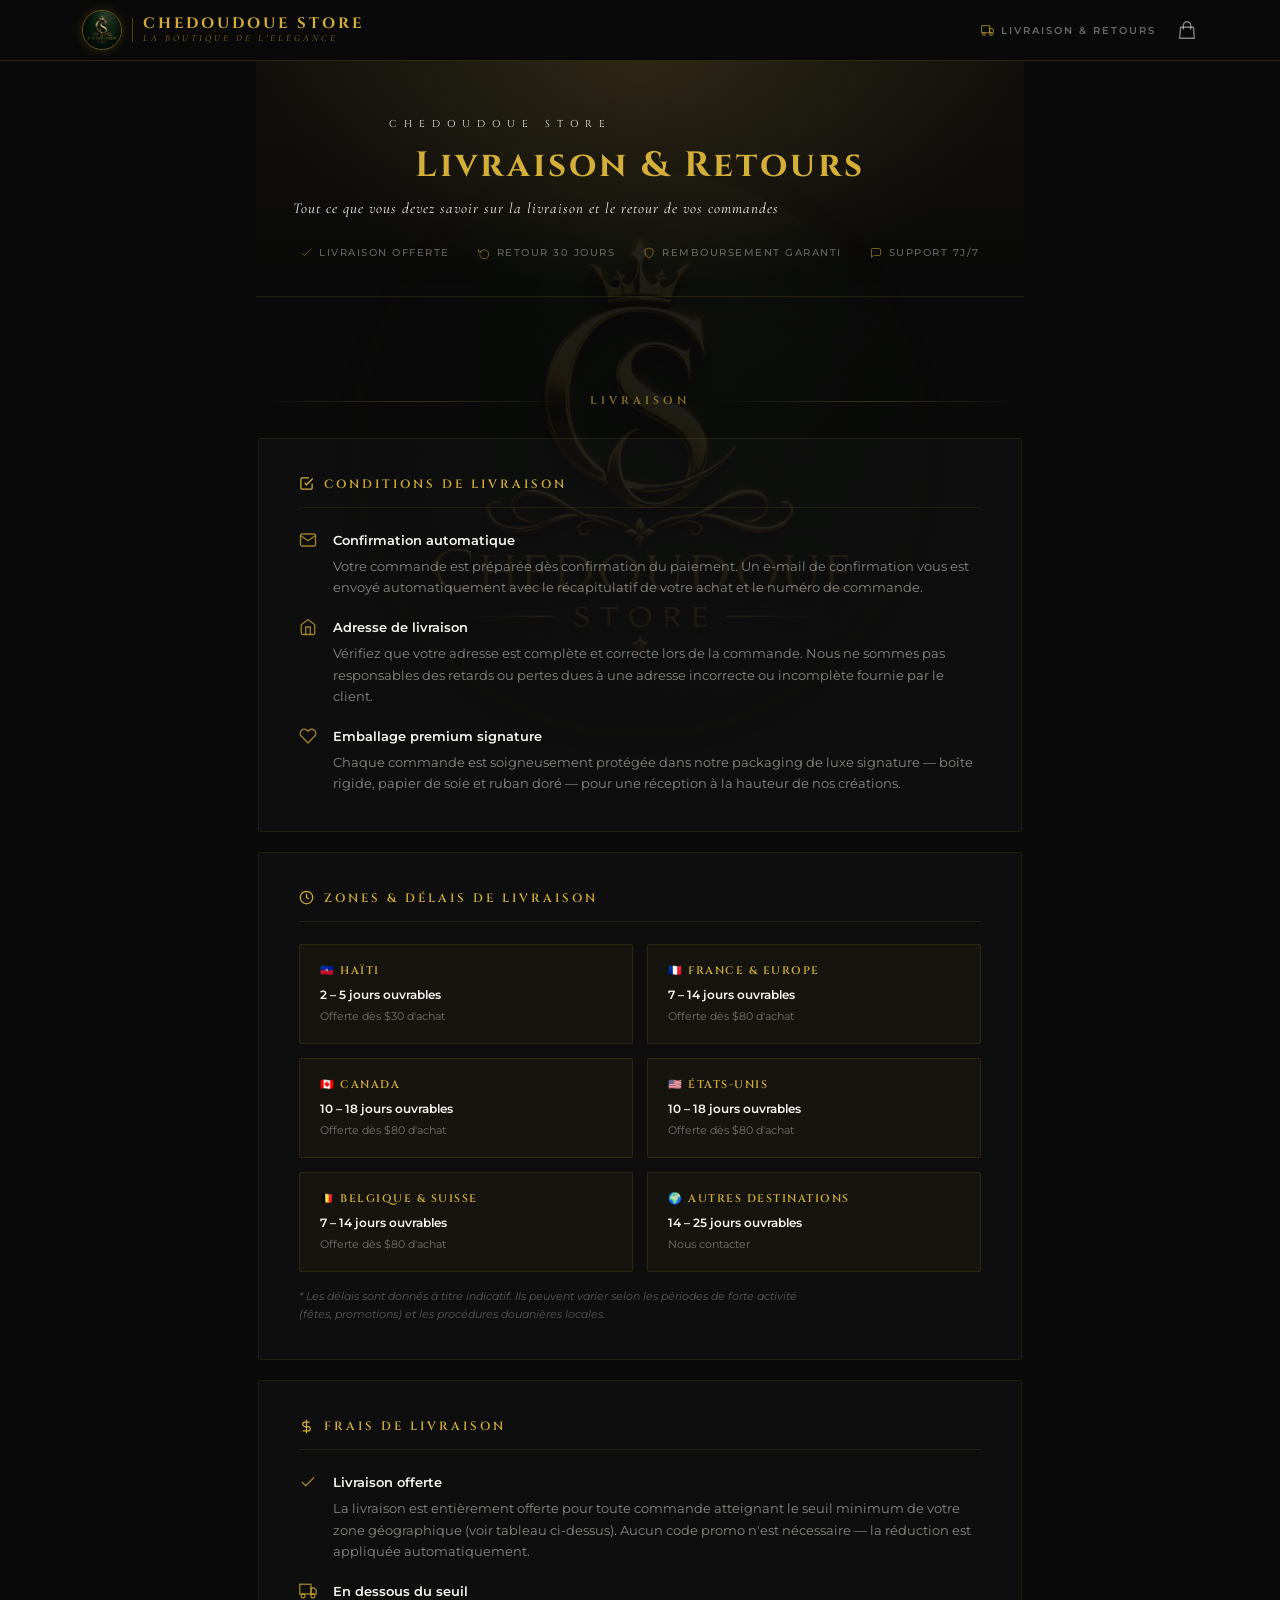
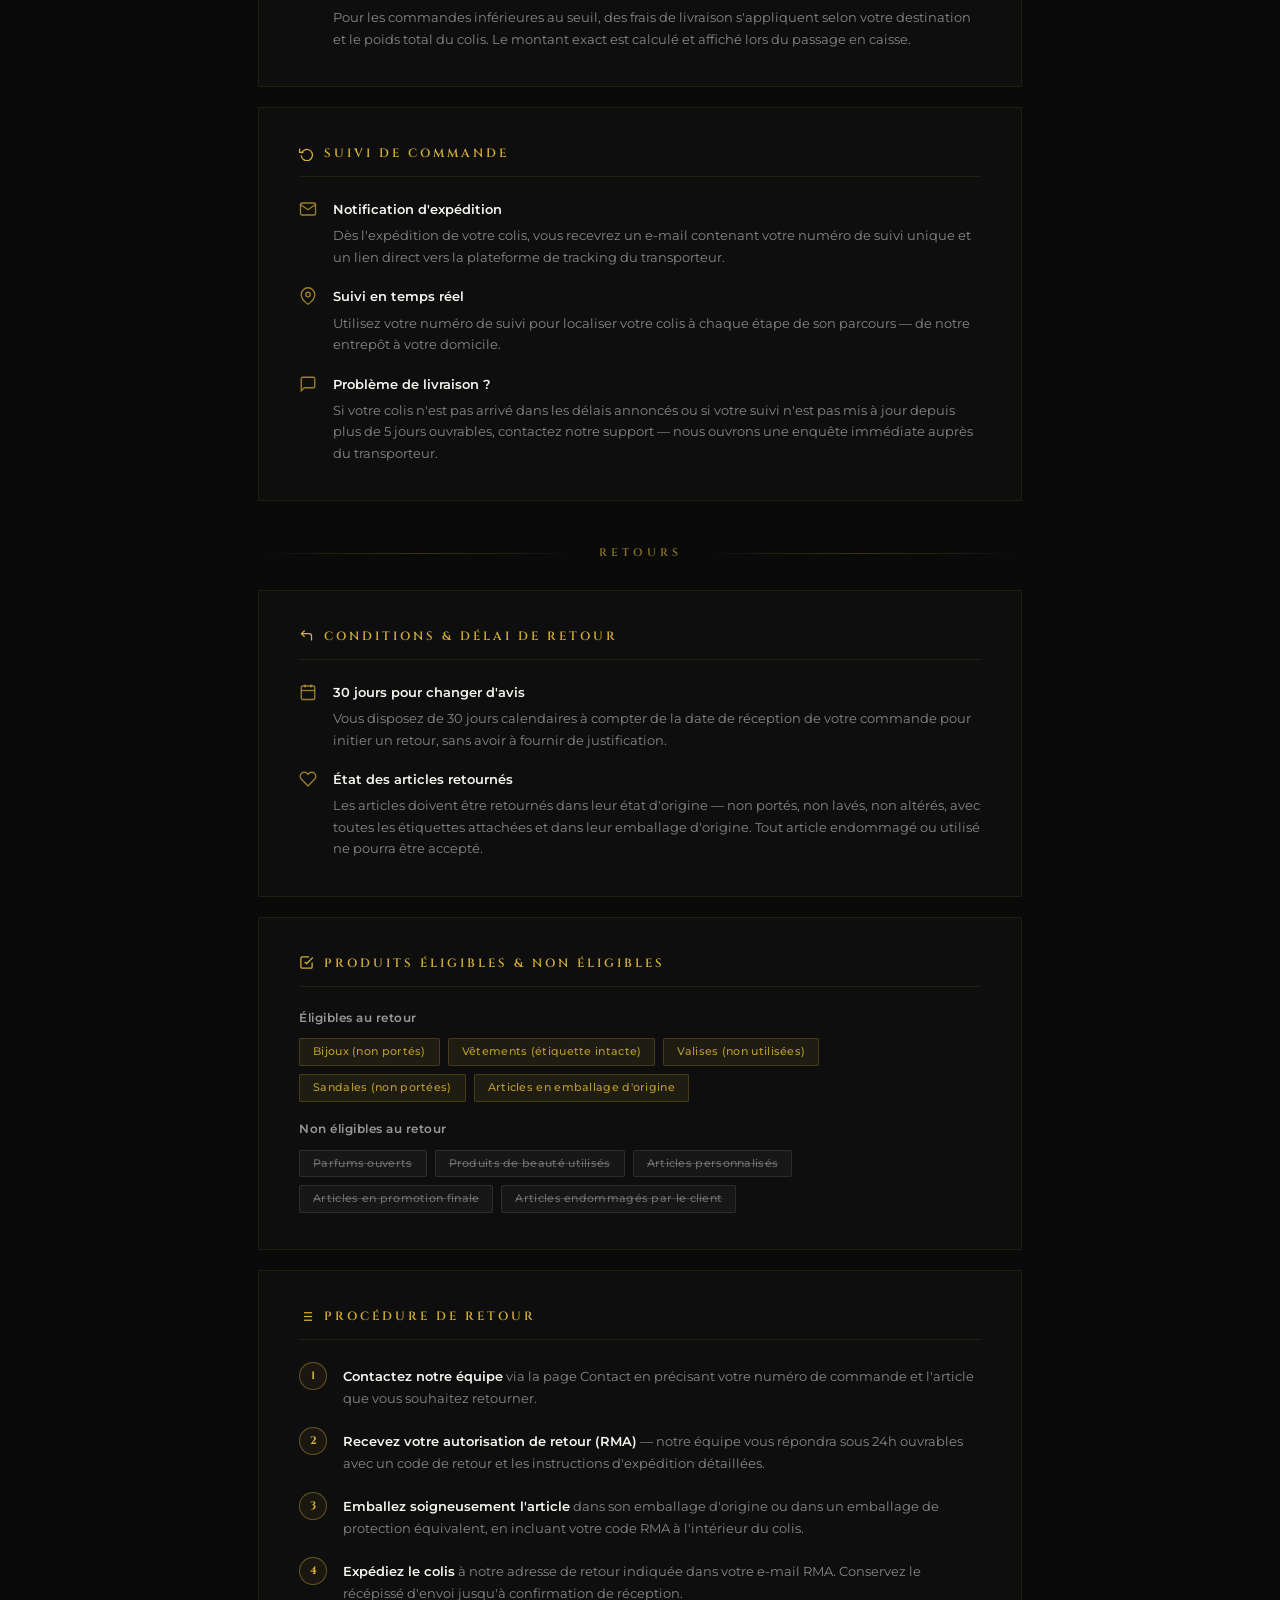
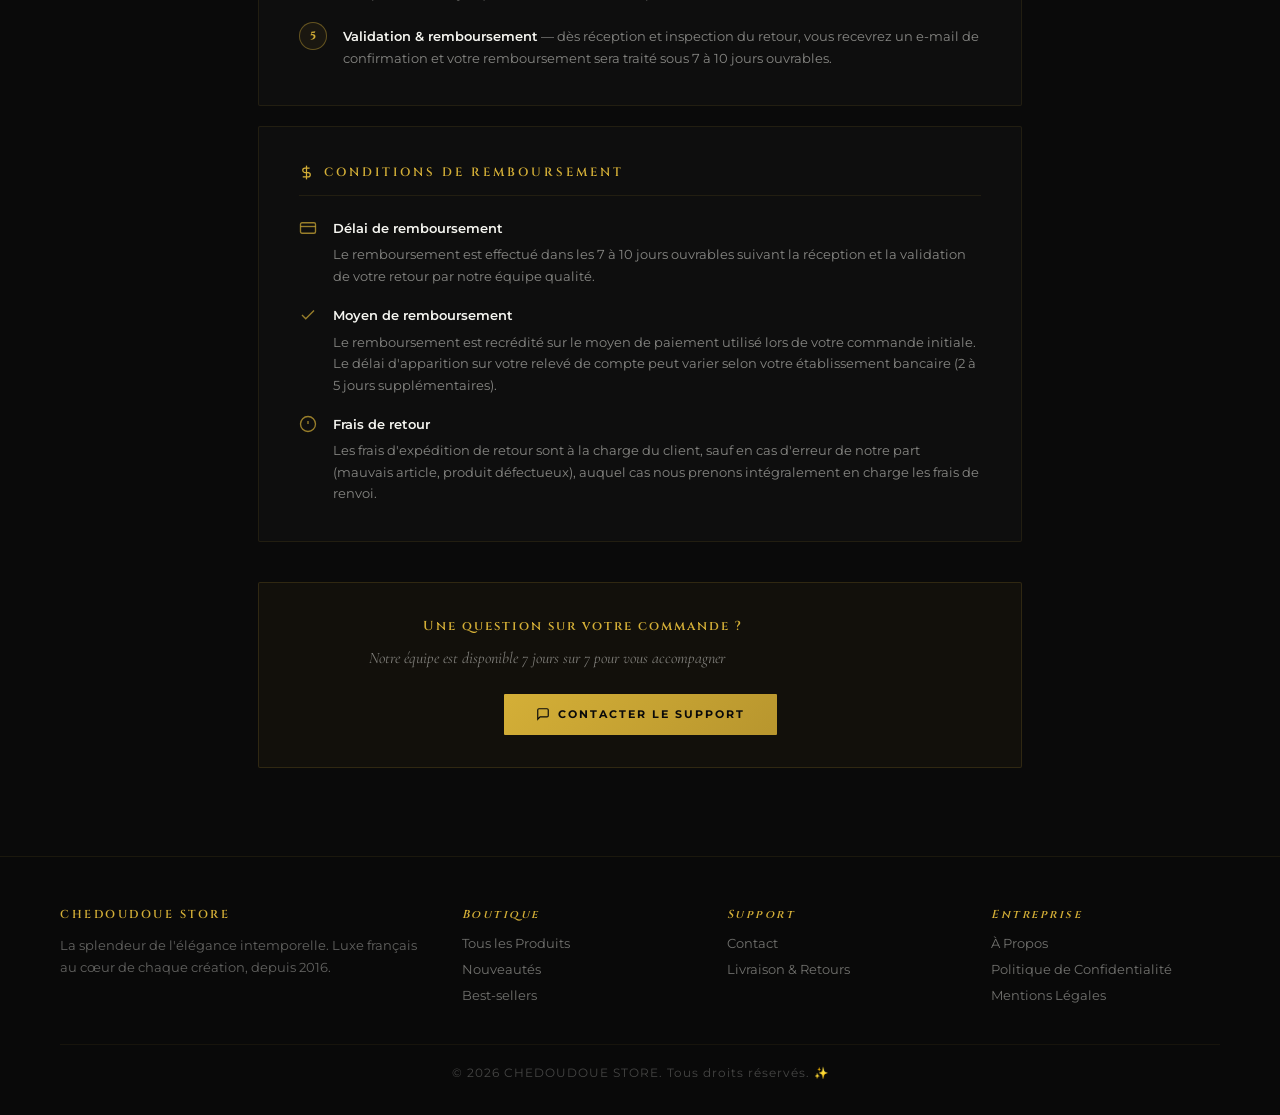
<file: pages/livraison-retours.html>
<!DOCTYPE html>
<html lang="fr">
  <head>
    <meta charset="UTF-8" />
    <meta name="viewport" content="width=device-width, initial-scale=1.0" />
    <title>Livraison &amp; Retours | CHEDOUDOUE STORE</title>
    <meta name="description" content="Tout savoir sur la livraison et les retours Chedoudoue Store — délais, zones, frais, procédure de retour et remboursement." />
    <link
      href="https://fonts.googleapis.com/css2?family=Cinzel:wght@400;600;700;900&family=Cormorant+Garamond:ital,wght@0,400;0,500;0,600;0,700;1,400&family=Montserrat:wght@300;400;500;600;700&display=swap"
      rel="stylesheet"
    />
    <link rel="stylesheet" href="../assets/css/theme.css" />
    <link rel="stylesheet" href="../assets/css/style.css" />
    <link rel="stylesheet" href="../assets/css/components.css" />
    <link rel="stylesheet" href="../assets/css/premium.css" />
    <link rel="stylesheet" href="../assets/css/animations.css" />
    <link rel="stylesheet" href="../assets/css/responsive.css" />
    <style>
      *, *::before, *::after { box-sizing: border-box; }

      body {
        background: #0a0a0a;
        color: #f5f5f0;
        font-family: 'Montserrat', sans-serif;
        min-height: 100vh;
        position: relative;
      }

      /* ===== WATERMARK ===== */
      body::before {
        content: '';
        position: fixed;
        top: 50%; left: 50%;
        transform: translate(-50%, -50%);
        width: 560px; height: 560px;
        background-image: url('../assets/logo/logo.jpg');
        background-size: contain;
        background-repeat: no-repeat;
        background-position: center;
        opacity: 0.08;
        pointer-events: none;
        z-index: 0;
        border-radius: 50%;
        filter: sepia(0.4) saturate(1.8) brightness(1.15) contrast(1.06) drop-shadow(0 0 48px rgba(212, 175, 55, 0.18));
      }

      /* ===== NAVBAR ===== */
      nav {
        position: fixed; top: 0; width: 100%;
        z-index: 1000;
        backdrop-filter: blur(12px);
        -webkit-backdrop-filter: blur(12px);
        background: rgba(10, 10, 10, 0.92);
        border-bottom: 1px solid rgba(212, 175, 55, 0.18);
      }
      .nav-container {
        max-width: 1152px; margin: 0 auto;
        padding: 0 18px;
        display: flex; justify-content: space-between; align-items: center;
        height: 60px;
      }
      .nav-logo {
        display: flex; align-items: center; gap: 10px;
        text-decoration: none;
      }
      .nav-logo-img {
        height: 40px; width: 40px;
        border-radius: 50%; object-fit: cover;
        border: 1.5px solid rgba(212, 175, 55, 0.5);
        box-shadow: 0 0 12px rgba(212, 175, 55, 0.18);
        transition: all 0.3s ease; flex-shrink: 0;
      }
      .nav-logo:hover .nav-logo-img {
        border-color: #d4af37;
        box-shadow: 0 0 20px rgba(212, 175, 55, 0.4);
      }
      .nav-logo-separator {
        width: 1px; height: 24px;
        background: rgba(212, 175, 55, 0.35); flex-shrink: 0;
      }
      .nav-logo-brand { display: flex; flex-direction: column; gap: 3px; }
      .nav-logo-text {
        font-family: 'Cinzel', serif;
        font-size: 15px; font-weight: 700; color: #D4AF37;
        letter-spacing: 3px; line-height: 1;
        transition: all 0.3s ease;
      }
      .nav-logo:hover .nav-logo-text { color: #e8c84a; text-shadow: 0 0 18px rgba(212, 175, 55, 0.45); }
      .nav-logo-tagline {
        font-family: 'Cormorant Garamond', serif;
        font-size: 9.5px; font-style: italic;
        color: rgba(212, 175, 55, 0.65);
        letter-spacing: 3px; text-transform: uppercase; line-height: 1;
      }
      .nav-right { display: flex; align-items: center; gap: 20px; }
      .nav-page-label {
        display: flex; align-items: center; gap: 7px;
        font-family: 'Montserrat', sans-serif;
        font-size: 10px; font-weight: 600;
        color: rgba(245, 245, 240, 0.4);
        letter-spacing: 2px; text-transform: uppercase;
      }
      .nav-page-label svg { color: rgba(212, 175, 55, 0.6); }
      .nav-cart-link {
        display: flex; align-items: center; gap: 6px;
        text-decoration: none;
        font-family: 'Montserrat', sans-serif;
        font-size: 11px; color: rgba(245, 245, 240, 0.5);
        letter-spacing: 1px; transition: color 0.3s;
      }
      .nav-cart-link:hover { color: #d4af37; }
      .cart-count {
        display: inline-flex; align-items: center; justify-content: center;
        min-width: 18px; height: 18px; padding: 0 4px;
        background: #d4af37; color: #0a0a0a;
        font-size: 10px; font-weight: 700; border-radius: 9px;
      }

      /* ===== PAGE HEADER ===== */
      .page-header {
        margin-top: 60px;
        padding: 56px 28px 36px;
        text-align: center;
        border-bottom: 1px solid rgba(212, 175, 55, 0.1);
        background: linear-gradient(180deg, rgba(212, 175, 55, 0.04) 0%, transparent 100%);
        position: relative; z-index: 1;
      }
      .page-header-eyebrow {
        font-family: 'Cinzel', serif;
        font-size: 10px; color: rgba(212, 175, 55, 0.55);
        letter-spacing: 7px; text-transform: uppercase;
        margin-bottom: 14px;
      }
      .page-header h1 {
        font-family: 'Cinzel', serif;
        font-size: clamp(1.5rem, 3.5vw, 2.2rem);
        font-weight: 700; color: #D4AF37;
        letter-spacing: 3px; margin-bottom: 10px;
      }
      .page-header-subtitle {
        font-family: 'Cormorant Garamond', serif;
        font-size: 15px; font-style: italic;
        color: rgba(245, 245, 240, 0.5);
        letter-spacing: 1px; margin-bottom: 24px;
      }
      .header-badges {
        display: flex; align-items: center; justify-content: center;
        gap: 28px; flex-wrap: wrap;
      }
      .header-badge {
        display: flex; align-items: center; gap: 7px;
        font-family: 'Montserrat', sans-serif;
        font-size: 10px; font-weight: 500;
        color: rgba(245, 245, 240, 0.38);
        letter-spacing: 1.5px; text-transform: uppercase;
      }
      .header-badge svg { color: rgba(212, 175, 55, 0.5); flex-shrink: 0; }

      /* ===== PAGE MAIN ===== */
      .page-main {
        max-width: 820px; margin: 0 auto;
        padding: 52px 28px 88px;
        position: relative; z-index: 1;
      }

      /* ===== SECTION DIVIDER ===== */
      .section-divider {
        display: flex; align-items: center; gap: 18px;
        margin: 44px 0 28px;
      }
      .section-divider-line {
        flex: 1; height: 1px;
        background: linear-gradient(to right, transparent, rgba(212, 175, 55, 0.25), transparent);
      }
      .section-divider-label {
        font-family: 'Cinzel', serif;
        font-size: 11px; font-weight: 600;
        color: rgba(212, 175, 55, 0.65);
        letter-spacing: 4px; text-transform: uppercase;
        white-space: nowrap;
      }

      /* ===== INFO CARD ===== */
      .info-card {
        background: rgba(255, 255, 255, 0.018);
        border: 1px solid rgba(212, 175, 55, 0.1);
        border-radius: 2px;
        padding: 36px 40px;
        margin-bottom: 20px;
      }
      .info-card-title {
        font-family: 'Cinzel', serif;
        font-size: 12px; font-weight: 600;
        color: #d4af37; letter-spacing: 3px;
        text-transform: uppercase;
        margin-bottom: 22px;
        padding-bottom: 14px;
        border-bottom: 1px solid rgba(212, 175, 55, 0.1);
        display: flex; align-items: center; gap: 10px;
      }
      .info-card-title svg { flex-shrink: 0; }

      /* ===== INFO ITEM ===== */
      .info-item {
        display: flex; gap: 14px;
        margin-bottom: 18px; align-items: flex-start;
      }
      .info-item:last-child { margin-bottom: 0; }
      .info-item-icon {
        width: 20px; flex-shrink: 0;
        color: rgba(212, 175, 55, 0.7);
        margin-top: 1px;
      }
      .info-item-title {
        font-family: 'Montserrat', sans-serif;
        font-size: 12.5px; font-weight: 600;
        color: #f5f5f0; margin-bottom: 5px;
      }
      .info-item-text {
        font-family: 'Montserrat', sans-serif;
        font-size: 12.5px;
        color: rgba(245, 245, 240, 0.52);
        line-height: 1.72;
      }

      /* ===== DELIVERY ZONE GRID ===== */
      .delivery-grid {
        display: grid;
        grid-template-columns: 1fr 1fr;
        gap: 14px;
      }
      .delivery-zone-card {
        background: rgba(212, 175, 55, 0.04);
        border: 1px solid rgba(212, 175, 55, 0.12);
        border-radius: 2px;
        padding: 18px 20px;
      }
      .delivery-zone-name {
        font-family: 'Cinzel', serif;
        font-size: 11px; font-weight: 600;
        color: #d4af37; letter-spacing: 1.5px;
        text-transform: uppercase; margin-bottom: 7px;
      }
      .delivery-zone-delay {
        font-family: 'Montserrat', sans-serif;
        font-size: 12px; font-weight: 600;
        color: #f5f5f0; margin-bottom: 4px;
      }
      .delivery-zone-cost {
        font-family: 'Montserrat', sans-serif;
        font-size: 11px;
        color: rgba(245, 245, 240, 0.42);
      }
      .delivery-note {
        margin-top: 16px;
        font-family: 'Montserrat', sans-serif;
        font-size: 11px;
        color: rgba(245, 245, 240, 0.32);
        font-style: italic;
        line-height: 1.6;
      }

      /* ===== STEP LIST ===== */
      .step-list { list-style: none; padding: 0; margin: 0; }
      .step-item {
        display: flex; gap: 16px;
        margin-bottom: 18px; align-items: flex-start;
      }
      .step-item:last-child { margin-bottom: 0; }
      .step-num {
        width: 28px; height: 28px; flex-shrink: 0;
        border-radius: 50%;
        border: 1.5px solid rgba(212, 175, 55, 0.4);
        background: rgba(212, 175, 55, 0.06);
        display: flex; align-items: center; justify-content: center;
        font-family: 'Cinzel', serif;
        font-size: 11px; font-weight: 700; color: #d4af37;
      }
      .step-text {
        font-family: 'Montserrat', sans-serif;
        font-size: 12.5px;
        color: rgba(245, 245, 240, 0.52);
        line-height: 1.72; padding-top: 4px;
      }
      .step-text strong { color: #f5f5f0; font-weight: 600; }

      /* ===== TAGS ===== */
      .tag-group { margin-bottom: 16px; }
      .tag-group:last-child { margin-bottom: 0; }
      .tag-group-label {
        font-family: 'Montserrat', sans-serif;
        font-size: 11.5px; font-weight: 600;
        color: rgba(245, 245, 240, 0.6);
        margin-bottom: 10px;
        letter-spacing: 0.5px;
      }
      .tag-list { display: flex; flex-wrap: wrap; gap: 8px; }
      .tag {
        font-family: 'Montserrat', sans-serif;
        font-size: 10.5px; font-weight: 500;
        padding: 5px 13px; border-radius: 2px;
        letter-spacing: 0.3px;
      }
      .tag-ok {
        background: rgba(212, 175, 55, 0.09);
        border: 1px solid rgba(212, 175, 55, 0.22);
        color: rgba(212, 175, 55, 0.85);
      }
      .tag-no {
        background: rgba(255, 255, 255, 0.04);
        border: 1px solid rgba(255, 255, 255, 0.09);
        color: rgba(245, 245, 240, 0.38);
        text-decoration: line-through;
        text-decoration-color: rgba(245, 245, 240, 0.2);
      }

      /* ===== CONTACT CTA ===== */
      .contact-cta {
        background: rgba(212, 175, 55, 0.04);
        border: 1px solid rgba(212, 175, 55, 0.15);
        border-radius: 2px;
        padding: 32px 36px;
        text-align: center;
        margin-top: 40px;
      }
      .contact-cta-title {
        font-family: 'Cinzel', serif;
        font-size: 13px; font-weight: 600;
        color: #d4af37; letter-spacing: 2px;
        margin-bottom: 8px;
      }
      .contact-cta-text {
        font-family: 'Cormorant Garamond', serif;
        font-size: 16px; font-style: italic;
        color: rgba(245, 245, 240, 0.48);
        margin-bottom: 22px;
      }
      .cta-btn {
        display: inline-flex; align-items: center; gap: 8px;
        padding: 12px 32px;
        background: linear-gradient(135deg, #d4af37, #b8962e);
        color: #0a0a0a;
        font-family: 'Montserrat', sans-serif;
        font-size: 11px; font-weight: 700;
        letter-spacing: 2px; text-transform: uppercase;
        text-decoration: none; border-radius: 1px;
        transition: all 0.3s ease;
      }
      .cta-btn:hover {
        background: linear-gradient(135deg, #e8c84a, #d4af37);
        transform: translateY(-1px);
        box-shadow: 0 6px 24px rgba(212, 175, 55, 0.25);
      }

      /* ===== FOOTER ===== */
      footer {
        background: #090909;
        border-top: 1px solid rgba(212, 175, 55, 0.09);
        padding: 52px 28px 32px;
        position: relative; z-index: 1;
      }
      .footer-inner { max-width: 1160px; margin: 0 auto; }
      .footer-cols {
        display: grid;
        grid-template-columns: 1.6fr repeat(3, 1fr);
        gap: 36px; margin-bottom: 32px;
      }
      .fcol h3, .fcol h4 {
        font-family: 'Cinzel', serif;
        font-size: 11.5px; font-weight: 600;
        color: #d4af37; letter-spacing: 2.5px; margin-bottom: 14px;
      }
      .fcol p {
        font-family: 'Montserrat', sans-serif;
        font-size: 12.5px;
        color: rgba(245, 245, 240, 0.38); line-height: 1.75;
      }
      .fcol ul { list-style: none; padding: 0; margin: 0; }
      .fcol ul li a {
        font-family: 'Montserrat', sans-serif;
        font-size: 12.5px;
        color: rgba(245, 245, 240, 0.44);
        text-decoration: none; display: block; margin-bottom: 7px;
        transition: color 0.3s, padding-left 0.3s;
      }
      .fcol ul li a:hover { color: #d4af37; padding-left: 4px; }
      .footer-bar {
        border-top: 1px solid rgba(212, 175, 55, 0.07);
        padding-top: 20px; text-align: center;
        font-family: 'Montserrat', sans-serif;
        font-size: 11.5px;
        color: rgba(245, 245, 240, 0.26); letter-spacing: 1px;
      }

      /* ===== RESPONSIVE ===== */
      @media (max-width: 640px) {
        .page-header { padding: 44px 16px 28px; }
        .header-badges { gap: 14px; }
        .page-main { padding: 36px 16px 64px; }
        .info-card { padding: 24px 20px; }
        .delivery-grid { grid-template-columns: 1fr; }
        .footer-cols { grid-template-columns: 1fr 1fr; }
        .nav-logo-tagline { display: none; }
        .section-divider { margin: 32px 0 20px; }
      }
      @media (max-width: 400px) {
        .footer-cols { grid-template-columns: 1fr; }
        .nav-page-label span { display: none; }
      }
    </style>
  </head>
  <body>

    <!-- ===== NAVBAR ===== -->
    <nav>
      <div class="nav-container">
        <a href="../index.html" class="nav-logo">
          <img src="../assets/logo/logo.jpg" alt="Chedoudoue Store" class="nav-logo-img" />
          <div class="nav-logo-separator"></div>
          <div class="nav-logo-brand">
            <span class="nav-logo-text">CHEDOUDOUE STORE</span>
            <span class="nav-logo-tagline">La Boutique de L'élégance</span>
          </div>
        </a>
        <div class="nav-right">
          <div class="nav-page-label">
            <svg width="13" height="13" viewBox="0 0 24 24" fill="none" stroke="currentColor" stroke-width="2">
              <rect x="1" y="3" width="15" height="13"/><polygon points="16 8 20 8 23 11 23 16 16 16 16 8"/><circle cx="5.5" cy="18.5" r="2.5"/><circle cx="18.5" cy="18.5" r="2.5"/>
            </svg>
            <span>Livraison &amp; Retours</span>
          </div>
          <a href="cart.html" class="nav-cart-link">
            <svg xmlns="http://www.w3.org/2000/svg" viewBox="0 0 24 24" width="22" height="22" fill="none" stroke="currentColor" stroke-width="1.5" stroke-linecap="round" stroke-linejoin="round" aria-hidden="true"><path d="M16 11V7a4 4 0 0 0-8 0v4"/><path d="M5 9h14l1 12H4L5 9z"/></svg>
            <span class="cart-count">0</span>
          </a>
        </div>
      </div>
    </nav>

    <!-- ===== HEADER ===== -->
    <header class="page-header">
      <p class="page-header-eyebrow">Chedoudoue Store</p>
      <h1>Livraison &amp; Retours</h1>
      <p class="page-header-subtitle">Tout ce que vous devez savoir sur la livraison et le retour de vos commandes</p>
      <div class="header-badges">
        <span class="header-badge">
          <svg width="12" height="12" viewBox="0 0 24 24" fill="none" stroke="currentColor" stroke-width="2"><polyline points="20 6 9 17 4 12"/></svg>
          Livraison Offerte
        </span>
        <span class="header-badge">
          <svg width="12" height="12" viewBox="0 0 24 24" fill="none" stroke="currentColor" stroke-width="2"><polyline points="1 4 1 10 7 10"/><path d="M3.51 15a9 9 0 1 0 .49-3.51"/></svg>
          Retour 30 Jours
        </span>
        <span class="header-badge">
          <svg width="12" height="12" viewBox="0 0 24 24" fill="none" stroke="currentColor" stroke-width="2"><path d="M12 22s8-4 8-10V5l-8-3-8 3v7c0 6 8 10 8 10z"/></svg>
          Remboursement Garanti
        </span>
        <span class="header-badge">
          <svg width="12" height="12" viewBox="0 0 24 24" fill="none" stroke="currentColor" stroke-width="2"><path d="M21 15a2 2 0 0 1-2 2H7l-4 4V5a2 2 0 0 1 2-2h14a2 2 0 0 1 2 2z"/></svg>
          Support 7j/7
        </span>
      </div>
    </header>

    <!-- ===== MAIN ===== -->
    <main class="page-main">

      <!-- ══════════ LIVRAISON ══════════ -->
      <div class="section-divider">
        <div class="section-divider-line"></div>
        <span class="section-divider-label">Livraison</span>
        <div class="section-divider-line"></div>
      </div>

      <!-- Conditions de Livraison -->
      <div class="info-card">
        <div class="info-card-title">
          <svg width="15" height="15" viewBox="0 0 24 24" fill="none" stroke="currentColor" stroke-width="2"><path d="M9 11l3 3L22 4"/><path d="M21 12v7a2 2 0 0 1-2 2H5a2 2 0 0 1-2-2V5a2 2 0 0 1 2-2h11"/></svg>
          Conditions de Livraison
        </div>
        <div class="info-item">
          <div class="info-item-icon">
            <svg width="18" height="18" viewBox="0 0 24 24" fill="none" stroke="currentColor" stroke-width="1.8"><path d="M4 4h16c1.1 0 2 .9 2 2v12c0 1.1-.9 2-2 2H4c-1.1 0-2-.9-2-2V6c0-1.1.9-2 2-2z"/><polyline points="22 6 12 13 2 6"/></svg>
          </div>
          <div>
            <p class="info-item-title">Confirmation automatique</p>
            <p class="info-item-text">Votre commande est préparée dès confirmation du paiement. Un e-mail de confirmation vous est envoyé automatiquement avec le récapitulatif de votre achat et le numéro de commande.</p>
          </div>
        </div>
        <div class="info-item">
          <div class="info-item-icon">
            <svg width="18" height="18" viewBox="0 0 24 24" fill="none" stroke="currentColor" stroke-width="1.8"><path d="M3 9l9-7 9 7v11a2 2 0 0 1-2 2H5a2 2 0 0 1-2-2z"/><polyline points="9 22 9 12 15 12 15 22"/></svg>
          </div>
          <div>
            <p class="info-item-title">Adresse de livraison</p>
            <p class="info-item-text">Vérifiez que votre adresse est complète et correcte lors de la commande. Nous ne sommes pas responsables des retards ou pertes dues à une adresse incorrecte ou incomplète fournie par le client.</p>
          </div>
        </div>
        <div class="info-item">
          <div class="info-item-icon">
            <svg width="18" height="18" viewBox="0 0 24 24" fill="none" stroke="currentColor" stroke-width="1.8"><path d="M20.84 4.61a5.5 5.5 0 0 0-7.78 0L12 5.67l-1.06-1.06a5.5 5.5 0 0 0-7.78 7.78l1.06 1.06L12 21.23l7.78-7.78 1.06-1.06a5.5 5.5 0 0 0 0-7.78z"/></svg>
          </div>
          <div>
            <p class="info-item-title">Emballage premium signature</p>
            <p class="info-item-text">Chaque commande est soigneusement protégée dans notre packaging de luxe signature — boîte rigide, papier de soie et ruban doré — pour une réception à la hauteur de nos créations.</p>
          </div>
        </div>
      </div>

      <!-- Zones & Délais de Livraison -->
      <div class="info-card">
        <div class="info-card-title">
          <svg width="15" height="15" viewBox="0 0 24 24" fill="none" stroke="currentColor" stroke-width="2"><circle cx="12" cy="12" r="10"/><polyline points="12 6 12 12 16 14"/></svg>
          Zones &amp; Délais de Livraison
        </div>
        <div class="delivery-grid">
          <div class="delivery-zone-card">
            <div class="delivery-zone-name">🇭🇹 Haïti</div>
            <div class="delivery-zone-delay">2 – 5 jours ouvrables</div>
            <div class="delivery-zone-cost">Offerte dès $30 d'achat</div>
          </div>
          <div class="delivery-zone-card">
            <div class="delivery-zone-name">🇫🇷 France &amp; Europe</div>
            <div class="delivery-zone-delay">7 – 14 jours ouvrables</div>
            <div class="delivery-zone-cost">Offerte dès $80 d'achat</div>
          </div>
          <div class="delivery-zone-card">
            <div class="delivery-zone-name">🇨🇦 Canada</div>
            <div class="delivery-zone-delay">10 – 18 jours ouvrables</div>
            <div class="delivery-zone-cost">Offerte dès $80 d'achat</div>
          </div>
          <div class="delivery-zone-card">
            <div class="delivery-zone-name">🇺🇸 États-Unis</div>
            <div class="delivery-zone-delay">10 – 18 jours ouvrables</div>
            <div class="delivery-zone-cost">Offerte dès $80 d'achat</div>
          </div>
          <div class="delivery-zone-card">
            <div class="delivery-zone-name">🇧🇪 Belgique &amp; Suisse</div>
            <div class="delivery-zone-delay">7 – 14 jours ouvrables</div>
            <div class="delivery-zone-cost">Offerte dès $80 d'achat</div>
          </div>
          <div class="delivery-zone-card">
            <div class="delivery-zone-name">🌍 Autres destinations</div>
            <div class="delivery-zone-delay">14 – 25 jours ouvrables</div>
            <div class="delivery-zone-cost">Nous contacter</div>
          </div>
        </div>
        <p class="delivery-note">
          * Les délais sont donnés à titre indicatif. Ils peuvent varier selon les périodes de forte activité (fêtes, promotions) et les procédures douanières locales.
        </p>
      </div>

      <!-- Frais de Livraison -->
      <div class="info-card">
        <div class="info-card-title">
          <svg width="15" height="15" viewBox="0 0 24 24" fill="none" stroke="currentColor" stroke-width="2"><line x1="12" y1="1" x2="12" y2="23"/><path d="M17 5H9.5a3.5 3.5 0 0 0 0 7h5a3.5 3.5 0 0 1 0 7H6"/></svg>
          Frais de Livraison
        </div>
        <div class="info-item">
          <div class="info-item-icon">
            <svg width="18" height="18" viewBox="0 0 24 24" fill="none" stroke="currentColor" stroke-width="1.8"><polyline points="20 6 9 17 4 12"/></svg>
          </div>
          <div>
            <p class="info-item-title">Livraison offerte</p>
            <p class="info-item-text">La livraison est entièrement offerte pour toute commande atteignant le seuil minimum de votre zone géographique (voir tableau ci-dessus). Aucun code promo n'est nécessaire — la réduction est appliquée automatiquement.</p>
          </div>
        </div>
        <div class="info-item">
          <div class="info-item-icon">
            <svg width="18" height="18" viewBox="0 0 24 24" fill="none" stroke="currentColor" stroke-width="1.8"><rect x="1" y="3" width="15" height="13"/><polygon points="16 8 20 8 23 11 23 16 16 16 16 8"/><circle cx="5.5" cy="18.5" r="2.5"/><circle cx="18.5" cy="18.5" r="2.5"/></svg>
          </div>
          <div>
            <p class="info-item-title">En dessous du seuil</p>
            <p class="info-item-text">Pour les commandes inférieures au seuil, des frais de livraison s'appliquent selon votre destination et le poids total du colis. Le montant exact est calculé et affiché lors du passage en caisse.</p>
          </div>
        </div>
      </div>

      <!-- Suivi de Commande -->
      <div class="info-card">
        <div class="info-card-title">
          <svg width="15" height="15" viewBox="0 0 24 24" fill="none" stroke="currentColor" stroke-width="2"><polyline points="1 4 1 10 7 10"/><path d="M3.51 15a9 9 0 1 0 .49-3.51"/></svg>
          Suivi de Commande
        </div>
        <div class="info-item">
          <div class="info-item-icon">
            <svg width="18" height="18" viewBox="0 0 24 24" fill="none" stroke="currentColor" stroke-width="1.8"><path d="M4 4h16c1.1 0 2 .9 2 2v12c0 1.1-.9 2-2 2H4c-1.1 0-2-.9-2-2V6c0-1.1.9-2 2-2z"/><polyline points="22 6 12 13 2 6"/></svg>
          </div>
          <div>
            <p class="info-item-title">Notification d'expédition</p>
            <p class="info-item-text">Dès l'expédition de votre colis, vous recevrez un e-mail contenant votre numéro de suivi unique et un lien direct vers la plateforme de tracking du transporteur.</p>
          </div>
        </div>
        <div class="info-item">
          <div class="info-item-icon">
            <svg width="18" height="18" viewBox="0 0 24 24" fill="none" stroke="currentColor" stroke-width="1.8"><path d="M21 10c0 7-9 13-9 13s-9-6-9-13a9 9 0 0 1 18 0z"/><circle cx="12" cy="10" r="3"/></svg>
          </div>
          <div>
            <p class="info-item-title">Suivi en temps réel</p>
            <p class="info-item-text">Utilisez votre numéro de suivi pour localiser votre colis à chaque étape de son parcours — de notre entrepôt à votre domicile.</p>
          </div>
        </div>
        <div class="info-item">
          <div class="info-item-icon">
            <svg width="18" height="18" viewBox="0 0 24 24" fill="none" stroke="currentColor" stroke-width="1.8"><path d="M21 15a2 2 0 0 1-2 2H7l-4 4V5a2 2 0 0 1 2-2h14a2 2 0 0 1 2 2z"/></svg>
          </div>
          <div>
            <p class="info-item-title">Problème de livraison ?</p>
            <p class="info-item-text">Si votre colis n'est pas arrivé dans les délais annoncés ou si votre suivi n'est pas mis à jour depuis plus de 5 jours ouvrables, contactez notre support — nous ouvrons une enquête immédiate auprès du transporteur.</p>
          </div>
        </div>
      </div>

      <!-- ══════════ RETOURS ══════════ -->
      <div class="section-divider">
        <div class="section-divider-line"></div>
        <span class="section-divider-label">Retours</span>
        <div class="section-divider-line"></div>
      </div>

      <!-- Conditions de Retour -->
      <div class="info-card">
        <div class="info-card-title">
          <svg width="15" height="15" viewBox="0 0 24 24" fill="none" stroke="currentColor" stroke-width="2"><polyline points="9 14 4 9 9 4"/><path d="M20 20v-7a4 4 0 0 0-4-4H4"/></svg>
          Conditions &amp; Délai de Retour
        </div>
        <div class="info-item">
          <div class="info-item-icon">
            <svg width="18" height="18" viewBox="0 0 24 24" fill="none" stroke="currentColor" stroke-width="1.8"><rect x="3" y="4" width="18" height="18" rx="2" ry="2"/><line x1="16" y1="2" x2="16" y2="6"/><line x1="8" y1="2" x2="8" y2="6"/><line x1="3" y1="10" x2="21" y2="10"/></svg>
          </div>
          <div>
            <p class="info-item-title">30 jours pour changer d'avis</p>
            <p class="info-item-text">Vous disposez de 30 jours calendaires à compter de la date de réception de votre commande pour initier un retour, sans avoir à fournir de justification.</p>
          </div>
        </div>
        <div class="info-item">
          <div class="info-item-icon">
            <svg width="18" height="18" viewBox="0 0 24 24" fill="none" stroke="currentColor" stroke-width="1.8"><path d="M20.84 4.61a5.5 5.5 0 0 0-7.78 0L12 5.67l-1.06-1.06a5.5 5.5 0 0 0-7.78 7.78l1.06 1.06L12 21.23l7.78-7.78 1.06-1.06a5.5 5.5 0 0 0 0-7.78z"/></svg>
          </div>
          <div>
            <p class="info-item-title">État des articles retournés</p>
            <p class="info-item-text">Les articles doivent être retournés dans leur état d'origine — non portés, non lavés, non altérés, avec toutes les étiquettes attachées et dans leur emballage d'origine. Tout article endommagé ou utilisé ne pourra être accepté.</p>
          </div>
        </div>
      </div>

      <!-- Éligibilité -->
      <div class="info-card">
        <div class="info-card-title">
          <svg width="15" height="15" viewBox="0 0 24 24" fill="none" stroke="currentColor" stroke-width="2"><path d="M9 11l3 3L22 4"/><path d="M21 12v7a2 2 0 0 1-2 2H5a2 2 0 0 1-2-2V5a2 2 0 0 1 2-2h11"/></svg>
          Produits Éligibles &amp; Non Éligibles
        </div>
        <div class="tag-group">
          <p class="tag-group-label">Éligibles au retour</p>
          <div class="tag-list">
            <span class="tag tag-ok">Bijoux (non portés)</span>
            <span class="tag tag-ok">Vêtements (étiquette intacte)</span>
            <span class="tag tag-ok">Valises (non utilisées)</span>
            <span class="tag tag-ok">Sandales (non portées)</span>
            <span class="tag tag-ok">Articles en emballage d'origine</span>
          </div>
        </div>
        <div class="tag-group" style="margin-top: 18px;">
          <p class="tag-group-label">Non éligibles au retour</p>
          <div class="tag-list">
            <span class="tag tag-no">Parfums ouverts</span>
            <span class="tag tag-no">Produits de beauté utilisés</span>
            <span class="tag tag-no">Articles personnalisés</span>
            <span class="tag tag-no">Articles en promotion finale</span>
            <span class="tag tag-no">Articles endommagés par le client</span>
          </div>
        </div>
      </div>

      <!-- Procédure de Retour -->
      <div class="info-card">
        <div class="info-card-title">
          <svg width="15" height="15" viewBox="0 0 24 24" fill="none" stroke="currentColor" stroke-width="2"><line x1="8" y1="6" x2="21" y2="6"/><line x1="8" y1="12" x2="21" y2="12"/><line x1="8" y1="18" x2="21" y2="18"/><line x1="3" y1="6" x2="3.01" y2="6"/><line x1="3" y1="12" x2="3.01" y2="12"/><line x1="3" y1="18" x2="3.01" y2="18"/></svg>
          Procédure de Retour
        </div>
        <ol class="step-list">
          <li class="step-item">
            <div class="step-num">1</div>
            <p class="step-text"><strong>Contactez notre équipe</strong> via la page Contact en précisant votre numéro de commande et l'article que vous souhaitez retourner.</p>
          </li>
          <li class="step-item">
            <div class="step-num">2</div>
            <p class="step-text"><strong>Recevez votre autorisation de retour (RMA)</strong> — notre équipe vous répondra sous 24h ouvrables avec un code de retour et les instructions d'expédition détaillées.</p>
          </li>
          <li class="step-item">
            <div class="step-num">3</div>
            <p class="step-text"><strong>Emballez soigneusement l'article</strong> dans son emballage d'origine ou dans un emballage de protection équivalent, en incluant votre code RMA à l'intérieur du colis.</p>
          </li>
          <li class="step-item">
            <div class="step-num">4</div>
            <p class="step-text"><strong>Expédiez le colis</strong> à notre adresse de retour indiquée dans votre e-mail RMA. Conservez le récépissé d'envoi jusqu'à confirmation de réception.</p>
          </li>
          <li class="step-item">
            <div class="step-num">5</div>
            <p class="step-text"><strong>Validation &amp; remboursement</strong> — dès réception et inspection du retour, vous recevrez un e-mail de confirmation et votre remboursement sera traité sous 7 à 10 jours ouvrables.</p>
          </li>
        </ol>
      </div>

      <!-- Conditions de Remboursement -->
      <div class="info-card">
        <div class="info-card-title">
          <svg width="15" height="15" viewBox="0 0 24 24" fill="none" stroke="currentColor" stroke-width="2"><line x1="12" y1="1" x2="12" y2="23"/><path d="M17 5H9.5a3.5 3.5 0 0 0 0 7h5a3.5 3.5 0 0 1 0 7H6"/></svg>
          Conditions de Remboursement
        </div>
        <div class="info-item">
          <div class="info-item-icon">
            <svg width="18" height="18" viewBox="0 0 24 24" fill="none" stroke="currentColor" stroke-width="1.8"><rect x="2" y="5" width="20" height="14" rx="2"/><line x1="2" y1="10" x2="22" y2="10"/></svg>
          </div>
          <div>
            <p class="info-item-title">Délai de remboursement</p>
            <p class="info-item-text">Le remboursement est effectué dans les 7 à 10 jours ouvrables suivant la réception et la validation de votre retour par notre équipe qualité.</p>
          </div>
        </div>
        <div class="info-item">
          <div class="info-item-icon">
            <svg width="18" height="18" viewBox="0 0 24 24" fill="none" stroke="currentColor" stroke-width="1.8"><polyline points="20 6 9 17 4 12"/></svg>
          </div>
          <div>
            <p class="info-item-title">Moyen de remboursement</p>
            <p class="info-item-text">Le remboursement est recrédité sur le moyen de paiement utilisé lors de votre commande initiale. Le délai d'apparition sur votre relevé de compte peut varier selon votre établissement bancaire (2 à 5 jours supplémentaires).</p>
          </div>
        </div>
        <div class="info-item">
          <div class="info-item-icon">
            <svg width="18" height="18" viewBox="0 0 24 24" fill="none" stroke="currentColor" stroke-width="1.8"><circle cx="12" cy="12" r="10"/><line x1="12" y1="8" x2="12" y2="12"/><line x1="12" y1="16" x2="12.01" y2="16"/></svg>
          </div>
          <div>
            <p class="info-item-title">Frais de retour</p>
            <p class="info-item-text">Les frais d'expédition de retour sont à la charge du client, sauf en cas d'erreur de notre part (mauvais article, produit défectueux), auquel cas nous prenons intégralement en charge les frais de renvoi.</p>
          </div>
        </div>
      </div>

      <!-- CTA -->
      <div class="contact-cta">
        <p class="contact-cta-title">Une question sur votre commande ?</p>
        <p class="contact-cta-text">Notre équipe est disponible 7 jours sur 7 pour vous accompagner</p>
        <a href="contact.html" class="cta-btn">
          <svg width="14" height="14" viewBox="0 0 24 24" fill="none" stroke="currentColor" stroke-width="2"><path d="M21 15a2 2 0 0 1-2 2H7l-4 4V5a2 2 0 0 1 2-2h14a2 2 0 0 1 2 2z"/></svg>
          Contacter le Support
        </a>
      </div>

    </main>

    <!-- ===== FOOTER ===== -->
    <footer>
      <div class="footer-inner">
        <div class="footer-cols">
          <div class="fcol">
            <h3>CHEDOUDOUE STORE</h3>
            <p>La splendeur de l'élégance intemporelle. Luxe français au cœur de chaque création, depuis 2016.</p>
          </div>
          <div class="fcol">
            <h4>Boutique</h4>
            <ul>
              <li><a href="shop.html">Tous les Produits</a></li>
              <li><a href="shop.html">Nouveautés</a></li>
              <li><a href="shop.html">Best-sellers</a></li>
            </ul>
          </div>
          <div class="fcol">
            <h4>Support</h4>
            <ul>
              <li><a href="contact.html">Contact</a></li>
              <li><a href="livraison-retours.html">Livraison &amp; Retours</a></li>
            </ul>
          </div>
          <div class="fcol">
            <h4>Entreprise</h4>
            <ul>
              <li><a href="a-propos.html">À Propos</a></li>
              <li><a href="politique-confidentialite.html">Politique de Confidentialité</a></li>
              <li><a href="mentions-legales.html">Mentions Légales</a></li>
            </ul>
          </div>
        </div>
        <div class="footer-bar">
          &copy; 2026 CHEDOUDOUE STORE. Tous droits réservés. <span style="color:#d4af37;">✨</span>
        </div>
      </div>
    </footer>

    <!-- Scripts -->
    <script src="../assets/js/currency.js"></script>
    <script src="../assets/js/products.js"></script>
    <script src="../assets/js/storage.js"></script>
    <script src="../assets/js/cart.js"></script>
    <script src="../assets/js/animations.js"></script>
    <script src="../assets/js/nav.js"></script>
    <script>
      document.addEventListener('DOMContentLoaded', function () {
        var countEl = document.querySelector('.cart-count');
        if (countEl && typeof cart !== 'undefined') {
          var items = cart.getCartItems();
          var count = items.reduce(function (s, i) { return s + (i.quantity || 1); }, 0);
          countEl.textContent = count;
        }
      });
    </script>
  </body>
</html>
</file>
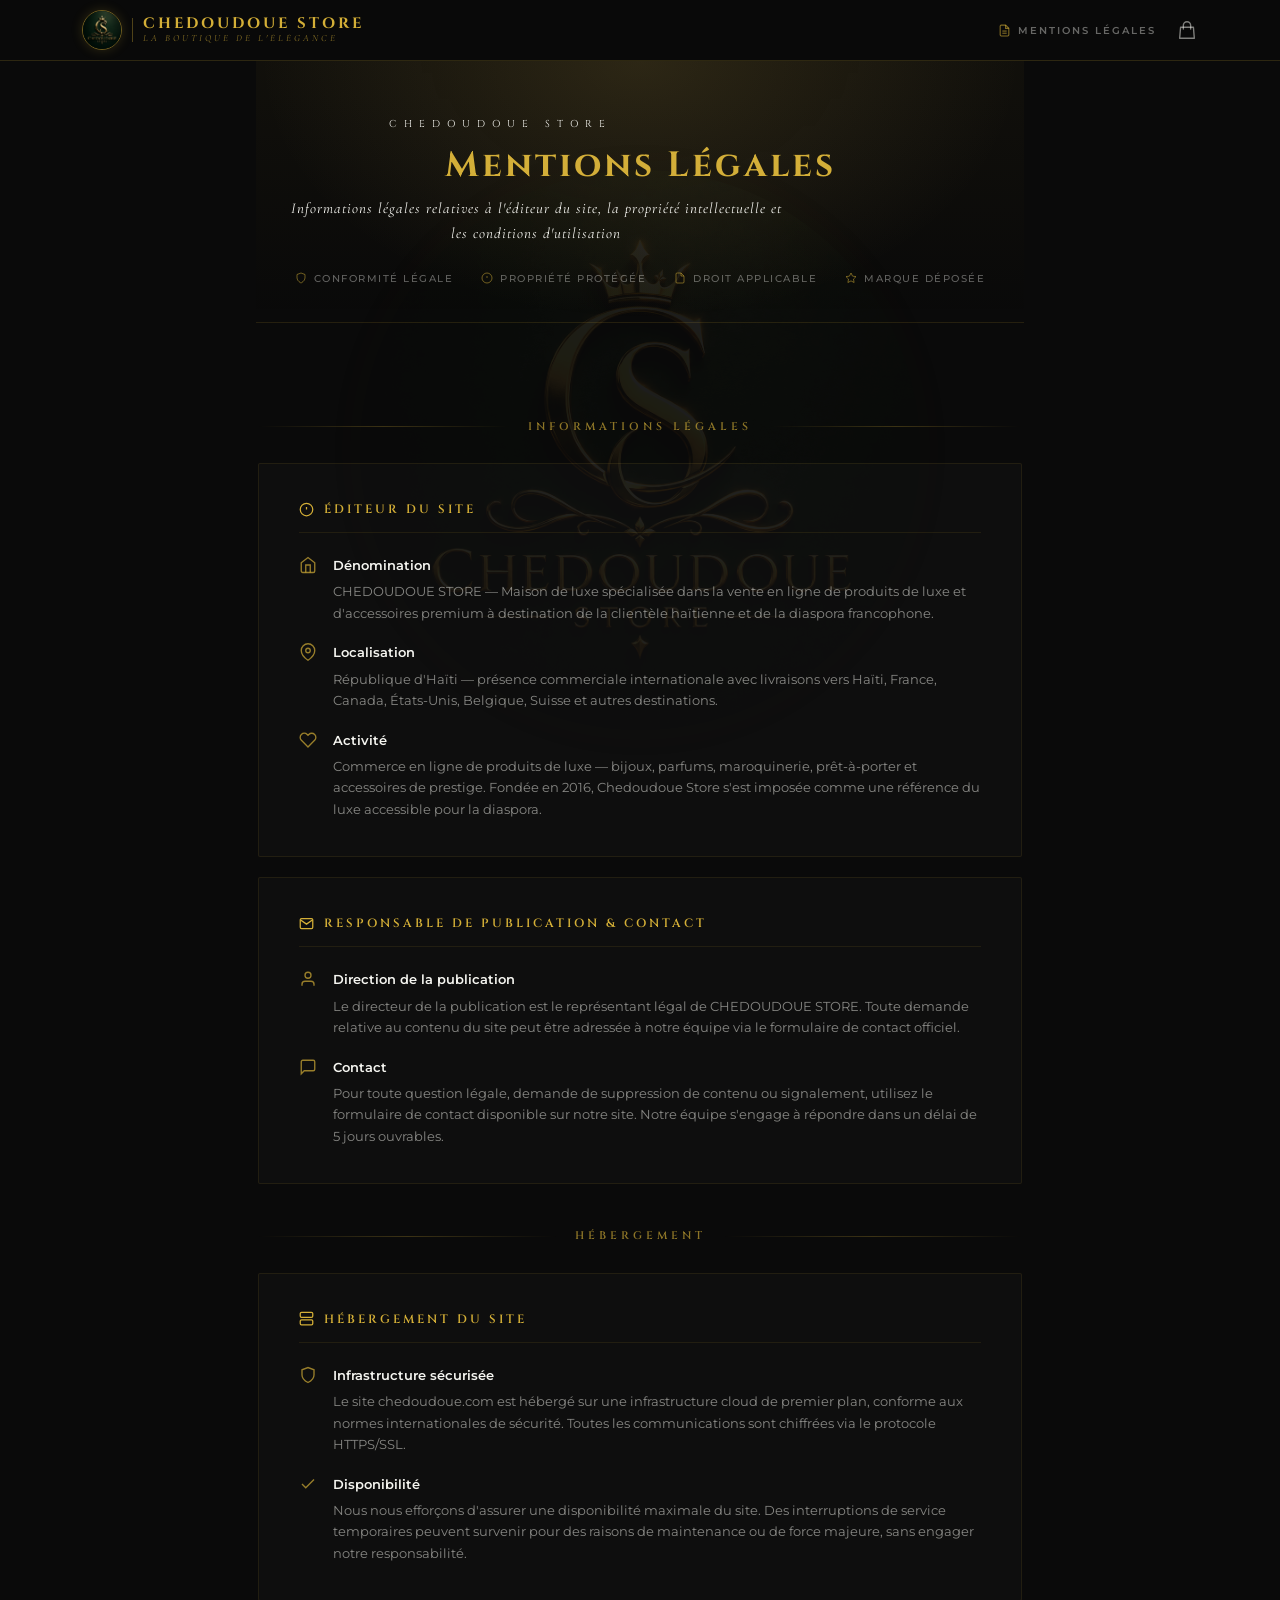
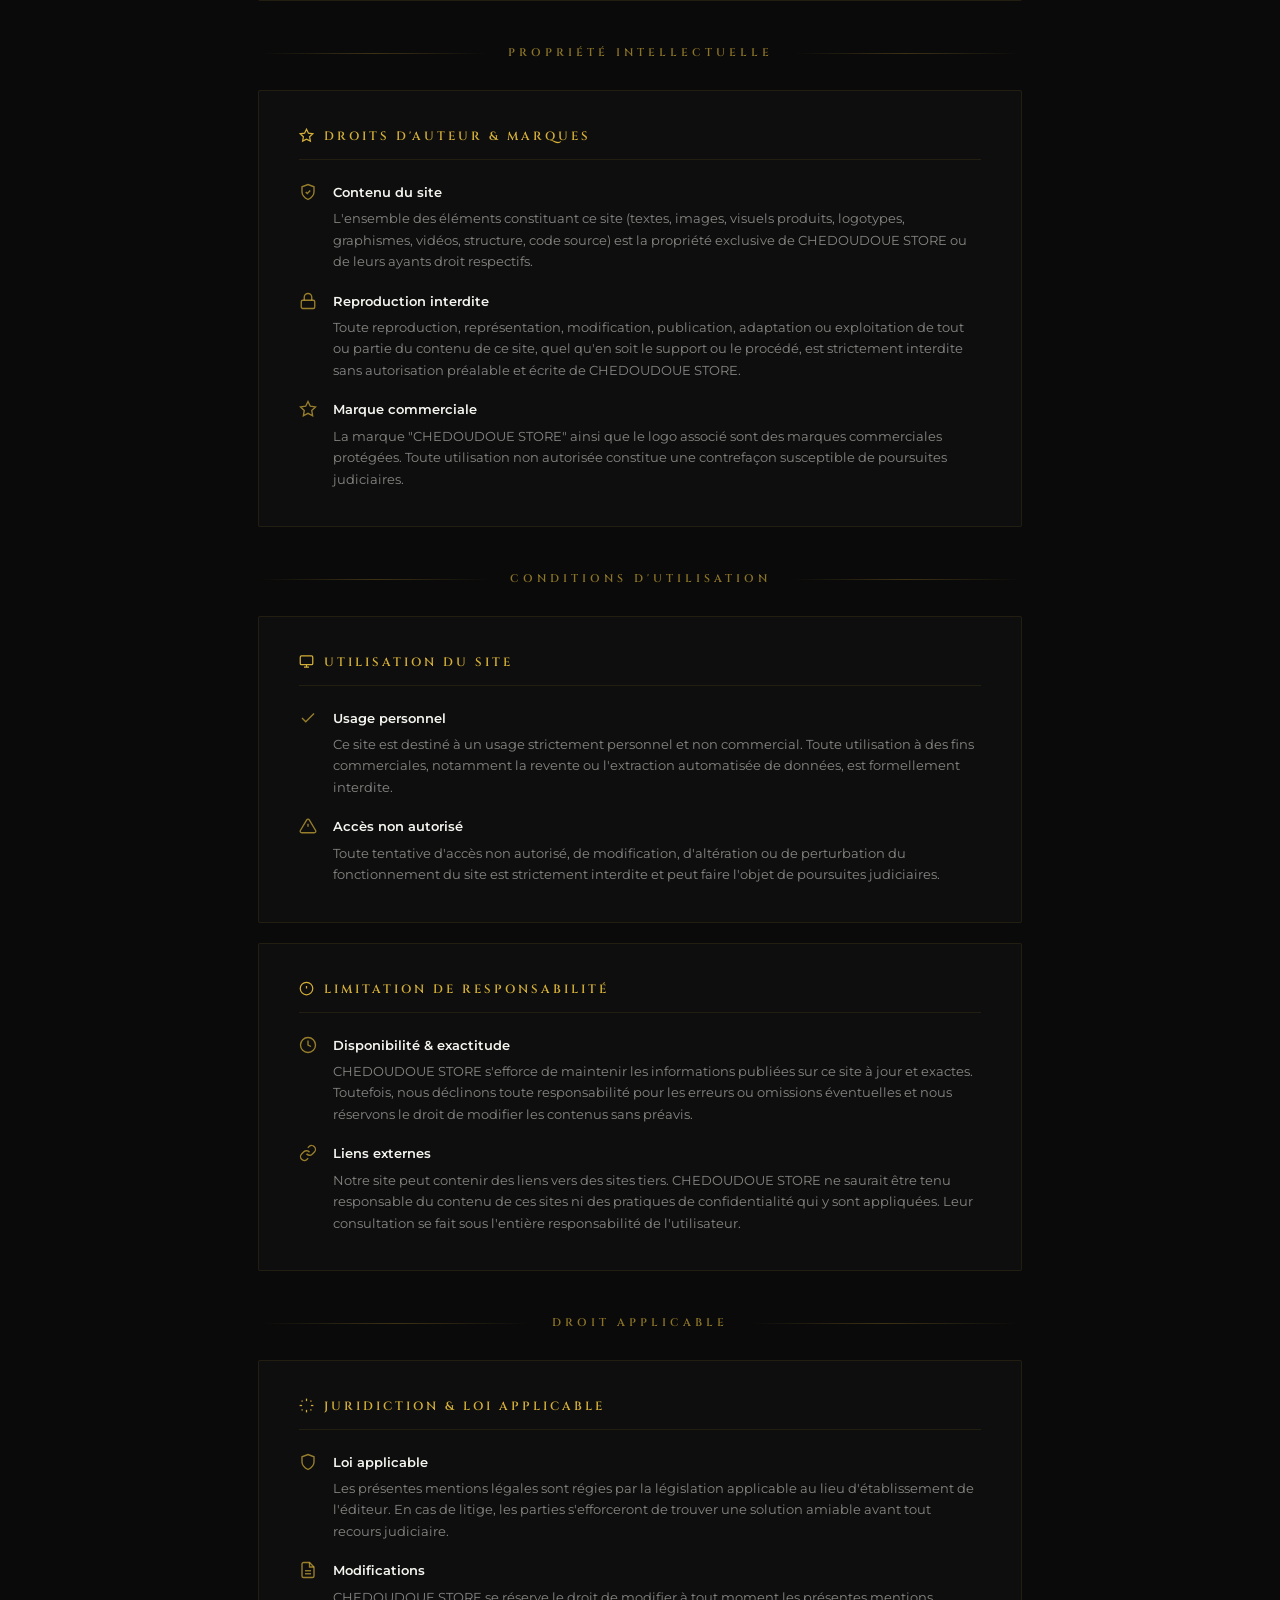
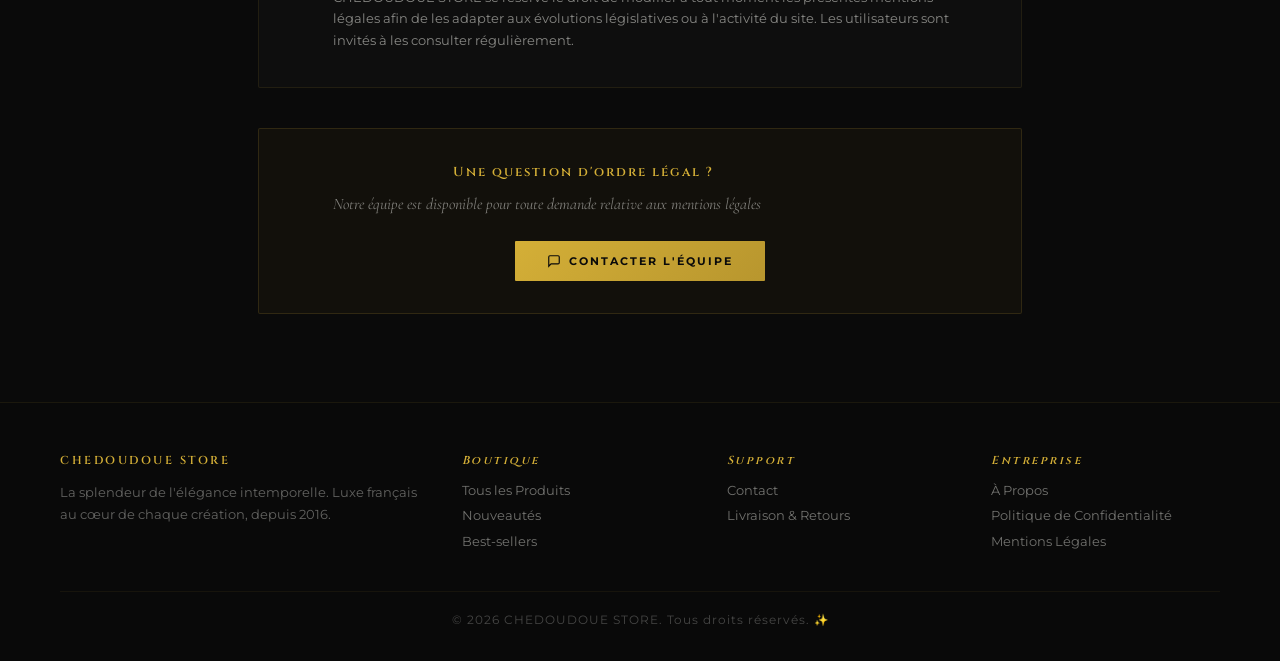
<file: pages/mentions-legales.html>
<!DOCTYPE html>
<html lang="fr">
  <head>
    <meta charset="UTF-8" />
    <meta name="viewport" content="width=device-width, initial-scale=1.0" />
    <title>Mentions Légales | CHEDOUDOUE STORE</title>
    <meta name="description" content="Mentions légales Chedoudoue Store — informations légales, propriété intellectuelle, conditions d'utilisation et droit applicable." />
    <link
      href="https://fonts.googleapis.com/css2?family=Cinzel:wght@400;600;700;900&family=Cormorant+Garamond:ital,wght@0,400;0,500;0,600;0,700;1,400&family=Montserrat:wght@300;400;500;600;700&display=swap"
      rel="stylesheet"
    />
    <link rel="stylesheet" href="../assets/css/theme.css" />
    <link rel="stylesheet" href="../assets/css/style.css" />
    <link rel="stylesheet" href="../assets/css/components.css" />
    <link rel="stylesheet" href="../assets/css/premium.css" />
    <link rel="stylesheet" href="../assets/css/animations.css" />
    <link rel="stylesheet" href="../assets/css/responsive.css" />
    <style>
      *, *::before, *::after { box-sizing: border-box; }

      body {
        background: #0a0a0a;
        color: #f5f5f0;
        font-family: 'Montserrat', sans-serif;
        min-height: 100vh;
        position: relative;
      }

      /* ===== WATERMARK ===== */
      body::before {
        content: '';
        position: fixed;
        top: 50%; left: 50%;
        transform: translate(-50%, -50%);
        width: 560px; height: 560px;
        background-image: url('../assets/logo/logo.jpg');
        background-size: contain;
        background-repeat: no-repeat;
        background-position: center;
        opacity: 0.08;
        pointer-events: none;
        z-index: 0;
        border-radius: 50%;
        filter: sepia(0.4) saturate(1.8) brightness(1.15) contrast(1.06) drop-shadow(0 0 48px rgba(212, 175, 55, 0.18));
      }

      /* ===== NAVBAR ===== */
      nav {
        position: fixed; top: 0; width: 100%;
        z-index: 1000;
        backdrop-filter: blur(12px);
        -webkit-backdrop-filter: blur(12px);
        background: rgba(10, 10, 10, 0.92);
        border-bottom: 1px solid rgba(212, 175, 55, 0.18);
      }
      .nav-container {
        max-width: 1152px; margin: 0 auto;
        padding: 0 18px;
        display: flex; justify-content: space-between; align-items: center;
        height: 60px;
      }
      .nav-logo {
        display: flex; align-items: center; gap: 10px;
        text-decoration: none;
      }
      .nav-logo-img {
        height: 40px; width: 40px;
        border-radius: 50%; object-fit: cover;
        border: 1.5px solid rgba(212, 175, 55, 0.5);
        box-shadow: 0 0 12px rgba(212, 175, 55, 0.18);
        transition: all 0.3s ease; flex-shrink: 0;
      }
      .nav-logo:hover .nav-logo-img { border-color: #d4af37; box-shadow: 0 0 20px rgba(212, 175, 55, 0.4); }
      .nav-logo-separator { width: 1px; height: 24px; background: rgba(212, 175, 55, 0.35); flex-shrink: 0; }
      .nav-logo-brand { display: flex; flex-direction: column; gap: 3px; }
      .nav-logo-text {
        font-family: 'Cinzel', serif;
        font-size: 15px; font-weight: 700; color: #D4AF37;
        letter-spacing: 3px; line-height: 1; transition: all 0.3s ease;
      }
      .nav-logo:hover .nav-logo-text { color: #e8c84a; text-shadow: 0 0 18px rgba(212, 175, 55, 0.45); }
      .nav-logo-tagline {
        font-family: 'Cormorant Garamond', serif;
        font-size: 9.5px; font-style: italic;
        color: rgba(212, 175, 55, 0.65);
        letter-spacing: 3px; text-transform: uppercase; line-height: 1;
      }
      .nav-right { display: flex; align-items: center; gap: 20px; }
      .nav-page-label {
        display: flex; align-items: center; gap: 7px;
        font-family: 'Montserrat', sans-serif;
        font-size: 10px; font-weight: 600;
        color: rgba(245, 245, 240, 0.4);
        letter-spacing: 2px; text-transform: uppercase;
      }
      .nav-page-label svg { color: rgba(212, 175, 55, 0.6); }
      .nav-cart-link {
        display: flex; align-items: center; gap: 6px;
        text-decoration: none;
        font-family: 'Montserrat', sans-serif;
        font-size: 11px; color: rgba(245, 245, 240, 0.5);
        letter-spacing: 1px; transition: color 0.3s;
      }
      .nav-cart-link:hover { color: #d4af37; }
      .cart-count {
        display: inline-flex; align-items: center; justify-content: center;
        min-width: 18px; height: 18px; padding: 0 4px;
        background: #d4af37; color: #0a0a0a;
        font-size: 10px; font-weight: 700; border-radius: 9px;
      }

      /* ===== PAGE HEADER ===== */
      .page-header {
        margin-top: 60px;
        padding: 56px 28px 36px;
        text-align: center;
        border-bottom: 1px solid rgba(212, 175, 55, 0.1);
        background: linear-gradient(180deg, rgba(212, 175, 55, 0.04) 0%, transparent 100%);
        position: relative; z-index: 1;
      }
      .page-header-eyebrow {
        font-family: 'Cinzel', serif;
        font-size: 10px; color: rgba(212, 175, 55, 0.55);
        letter-spacing: 7px; text-transform: uppercase; margin-bottom: 14px;
      }
      .page-header h1 {
        font-family: 'Cinzel', serif;
        font-size: clamp(1.5rem, 3.5vw, 2.2rem);
        font-weight: 700; color: #D4AF37;
        letter-spacing: 3px; margin-bottom: 10px;
      }
      .page-header-subtitle {
        font-family: 'Cormorant Garamond', serif;
        font-size: 15px; font-style: italic;
        color: rgba(245, 245, 240, 0.5);
        letter-spacing: 1px; margin-bottom: 24px;
      }
      .header-badges {
        display: flex; align-items: center; justify-content: center;
        gap: 28px; flex-wrap: wrap;
      }
      .header-badge {
        display: flex; align-items: center; gap: 7px;
        font-family: 'Montserrat', sans-serif;
        font-size: 10px; font-weight: 500;
        color: rgba(245, 245, 240, 0.38);
        letter-spacing: 1.5px; text-transform: uppercase;
      }
      .header-badge svg { color: rgba(212, 175, 55, 0.5); flex-shrink: 0; }

      /* ===== PAGE MAIN ===== */
      .page-main {
        max-width: 820px; margin: 0 auto;
        padding: 52px 28px 88px;
        position: relative; z-index: 1;
      }

      /* ===== SECTION DIVIDER ===== */
      .section-divider {
        display: flex; align-items: center; gap: 18px;
        margin: 44px 0 28px;
      }
      .section-divider-line {
        flex: 1; height: 1px;
        background: linear-gradient(to right, transparent, rgba(212, 175, 55, 0.25), transparent);
      }
      .section-divider-label {
        font-family: 'Cinzel', serif;
        font-size: 11px; font-weight: 600;
        color: rgba(212, 175, 55, 0.65);
        letter-spacing: 4px; text-transform: uppercase; white-space: nowrap;
      }

      /* ===== INFO CARD ===== */
      .info-card {
        background: rgba(255, 255, 255, 0.018);
        border: 1px solid rgba(212, 175, 55, 0.1);
        border-radius: 2px; padding: 36px 40px; margin-bottom: 20px;
      }
      .info-card-title {
        font-family: 'Cinzel', serif;
        font-size: 12px; font-weight: 600;
        color: #d4af37; letter-spacing: 3px; text-transform: uppercase;
        margin-bottom: 22px; padding-bottom: 14px;
        border-bottom: 1px solid rgba(212, 175, 55, 0.1);
        display: flex; align-items: center; gap: 10px;
      }
      .info-card-title svg { flex-shrink: 0; }

      /* ===== INFO ITEM ===== */
      .info-item {
        display: flex; gap: 14px;
        margin-bottom: 18px; align-items: flex-start;
      }
      .info-item:last-child { margin-bottom: 0; }
      .info-item-icon {
        width: 20px; flex-shrink: 0;
        color: rgba(212, 175, 55, 0.7); margin-top: 1px;
      }
      .info-item-title {
        font-family: 'Montserrat', sans-serif;
        font-size: 12.5px; font-weight: 600;
        color: #f5f5f0; margin-bottom: 5px;
      }
      .info-item-text {
        font-family: 'Montserrat', sans-serif;
        font-size: 12.5px;
        color: rgba(245, 245, 240, 0.52); line-height: 1.72;
      }

      /* ===== CONTACT CTA ===== */
      .contact-cta {
        background: rgba(212, 175, 55, 0.04);
        border: 1px solid rgba(212, 175, 55, 0.15);
        border-radius: 2px; padding: 32px 36px;
        text-align: center; margin-top: 40px;
      }
      .contact-cta-title {
        font-family: 'Cinzel', serif;
        font-size: 13px; font-weight: 600;
        color: #d4af37; letter-spacing: 2px; margin-bottom: 8px;
      }
      .contact-cta-text {
        font-family: 'Cormorant Garamond', serif;
        font-size: 16px; font-style: italic;
        color: rgba(245, 245, 240, 0.48); margin-bottom: 22px;
      }
      .cta-btn {
        display: inline-flex; align-items: center; gap: 8px;
        padding: 12px 32px;
        background: linear-gradient(135deg, #d4af37, #b8962e);
        color: #0a0a0a;
        font-family: 'Montserrat', sans-serif;
        font-size: 11px; font-weight: 700;
        letter-spacing: 2px; text-transform: uppercase;
        text-decoration: none; border-radius: 1px; transition: all 0.3s ease;
      }
      .cta-btn:hover {
        background: linear-gradient(135deg, #e8c84a, #d4af37);
        transform: translateY(-1px);
        box-shadow: 0 6px 24px rgba(212, 175, 55, 0.25);
      }

      /* ===== FOOTER ===== */
      footer {
        background: #090909;
        border-top: 1px solid rgba(212, 175, 55, 0.09);
        padding: 52px 28px 32px;
        position: relative; z-index: 1;
      }
      .footer-inner { max-width: 1160px; margin: 0 auto; }
      .footer-cols {
        display: grid;
        grid-template-columns: 1.6fr repeat(3, 1fr);
        gap: 36px; margin-bottom: 32px;
      }
      .fcol h3, .fcol h4 {
        font-family: 'Cinzel', serif;
        font-size: 11.5px; font-weight: 600;
        color: #d4af37; letter-spacing: 2.5px; margin-bottom: 14px;
      }
      .fcol p {
        font-family: 'Montserrat', sans-serif;
        font-size: 12.5px;
        color: rgba(245, 245, 240, 0.38); line-height: 1.75;
      }
      .fcol ul { list-style: none; padding: 0; margin: 0; }
      .fcol ul li a {
        font-family: 'Montserrat', sans-serif;
        font-size: 12.5px;
        color: rgba(245, 245, 240, 0.44);
        text-decoration: none; display: block; margin-bottom: 7px;
        transition: color 0.3s, padding-left 0.3s;
      }
      .fcol ul li a:hover { color: #d4af37; padding-left: 4px; }
      .footer-bar {
        border-top: 1px solid rgba(212, 175, 55, 0.07);
        padding-top: 20px; text-align: center;
        font-family: 'Montserrat', sans-serif;
        font-size: 11.5px;
        color: rgba(245, 245, 240, 0.26); letter-spacing: 1px;
      }

      /* ===== RESPONSIVE ===== */
      @media (max-width: 640px) {
        .page-header { padding: 44px 16px 28px; }
        .header-badges { gap: 14px; }
        .page-main { padding: 36px 16px 64px; }
        .info-card { padding: 24px 20px; }
        .footer-cols { grid-template-columns: 1fr 1fr; }
        .nav-logo-tagline { display: none; }
        .section-divider { margin: 32px 0 20px; }
      }
      @media (max-width: 400px) {
        .footer-cols { grid-template-columns: 1fr; }
        .nav-page-label span { display: none; }
      }
    </style>
  </head>
  <body>

    <!-- ===== NAVBAR ===== -->
    <nav>
      <div class="nav-container">
        <a href="../index.html" class="nav-logo">
          <img src="../assets/logo/logo.jpg" alt="Chedoudoue Store" class="nav-logo-img" />
          <div class="nav-logo-separator"></div>
          <div class="nav-logo-brand">
            <span class="nav-logo-text">CHEDOUDOUE STORE</span>
            <span class="nav-logo-tagline">La Boutique de L'élégance</span>
          </div>
        </a>
        <div class="nav-right">
          <div class="nav-page-label">
            <svg width="13" height="13" viewBox="0 0 24 24" fill="none" stroke="currentColor" stroke-width="2">
              <path d="M14 2H6a2 2 0 0 0-2 2v16a2 2 0 0 0 2 2h12a2 2 0 0 0 2-2V8z"/>
              <polyline points="14 2 14 8 20 8"/>
              <line x1="16" y1="13" x2="8" y2="13"/>
              <line x1="16" y1="17" x2="8" y2="17"/>
            </svg>
            <span>Mentions Légales</span>
          </div>
          <a href="cart.html" class="nav-cart-link">
            <svg xmlns="http://www.w3.org/2000/svg" viewBox="0 0 24 24" width="22" height="22" fill="none" stroke="currentColor" stroke-width="1.5" stroke-linecap="round" stroke-linejoin="round" aria-hidden="true"><path d="M16 11V7a4 4 0 0 0-8 0v4"/><path d="M5 9h14l1 12H4L5 9z"/></svg>
            <span class="cart-count">0</span>
          </a>
        </div>
      </div>
    </nav>

    <!-- ===== HEADER ===== -->
    <header class="page-header">
      <p class="page-header-eyebrow">Chedoudoue Store</p>
      <h1>Mentions Légales</h1>
      <p class="page-header-subtitle">Informations légales relatives à l'éditeur du site, la propriété intellectuelle et les conditions d'utilisation</p>
      <div class="header-badges">
        <span class="header-badge">
          <svg width="12" height="12" viewBox="0 0 24 24" fill="none" stroke="currentColor" stroke-width="2"><path d="M12 22s8-4 8-10V5l-8-3-8 3v7c0 6 8 10 8 10z"/></svg>
          Conformité Légale
        </span>
        <span class="header-badge">
          <svg width="12" height="12" viewBox="0 0 24 24" fill="none" stroke="currentColor" stroke-width="2"><circle cx="12" cy="12" r="10"/><line x1="12" y1="8" x2="12" y2="12"/><line x1="12" y1="16" x2="12.01" y2="16"/></svg>
          Propriété Protégée
        </span>
        <span class="header-badge">
          <svg width="12" height="12" viewBox="0 0 24 24" fill="none" stroke="currentColor" stroke-width="2"><path d="M14 2H6a2 2 0 0 0-2 2v16a2 2 0 0 0 2 2h12a2 2 0 0 0 2-2V8z"/><polyline points="14 2 14 8 20 8"/></svg>
          Droit Applicable
        </span>
        <span class="header-badge">
          <svg width="12" height="12" viewBox="0 0 24 24" fill="none" stroke="currentColor" stroke-width="2"><polygon points="12 2 15.09 8.26 22 9.27 17 14.14 18.18 21.02 12 17.77 5.82 21.02 7 14.14 2 9.27 8.91 8.26 12 2"/></svg>
          Marque Déposée
        </span>
      </div>
    </header>

    <!-- ===== MAIN ===== -->
    <main class="page-main">

      <!-- ══════════ INFORMATIONS LÉGALES ══════════ -->
      <div class="section-divider">
        <div class="section-divider-line"></div>
        <span class="section-divider-label">Informations Légales</span>
        <div class="section-divider-line"></div>
      </div>

      <!-- Éditeur du Site -->
      <div class="info-card">
        <div class="info-card-title">
          <svg width="15" height="15" viewBox="0 0 24 24" fill="none" stroke="currentColor" stroke-width="2"><circle cx="12" cy="12" r="10"/><line x1="12" y1="8" x2="12" y2="12"/><line x1="12" y1="16" x2="12.01" y2="16"/></svg>
          Éditeur du Site
        </div>
        <div class="info-item">
          <div class="info-item-icon">
            <svg width="18" height="18" viewBox="0 0 24 24" fill="none" stroke="currentColor" stroke-width="1.8"><path d="M3 9l9-7 9 7v11a2 2 0 0 1-2 2H5a2 2 0 0 1-2-2z"/><polyline points="9 22 9 12 15 12 15 22"/></svg>
          </div>
          <div>
            <p class="info-item-title">Dénomination</p>
            <p class="info-item-text">CHEDOUDOUE STORE — Maison de luxe spécialisée dans la vente en ligne de produits de luxe et d'accessoires premium à destination de la clientèle haïtienne et de la diaspora francophone.</p>
          </div>
        </div>
        <div class="info-item">
          <div class="info-item-icon">
            <svg width="18" height="18" viewBox="0 0 24 24" fill="none" stroke="currentColor" stroke-width="1.8"><path d="M21 10c0 7-9 13-9 13s-9-6-9-13a9 9 0 0 1 18 0z"/><circle cx="12" cy="10" r="3"/></svg>
          </div>
          <div>
            <p class="info-item-title">Localisation</p>
            <p class="info-item-text">République d'Haïti — présence commerciale internationale avec livraisons vers Haïti, France, Canada, États-Unis, Belgique, Suisse et autres destinations.</p>
          </div>
        </div>
        <div class="info-item">
          <div class="info-item-icon">
            <svg width="18" height="18" viewBox="0 0 24 24" fill="none" stroke="currentColor" stroke-width="1.8"><path d="M20.84 4.61a5.5 5.5 0 0 0-7.78 0L12 5.67l-1.06-1.06a5.5 5.5 0 0 0-7.78 7.78l1.06 1.06L12 21.23l7.78-7.78 1.06-1.06a5.5 5.5 0 0 0 0-7.78z"/></svg>
          </div>
          <div>
            <p class="info-item-title">Activité</p>
            <p class="info-item-text">Commerce en ligne de produits de luxe — bijoux, parfums, maroquinerie, prêt-à-porter et accessoires de prestige. Fondée en 2016, Chedoudoue Store s'est imposée comme une référence du luxe accessible pour la diaspora.</p>
          </div>
        </div>
      </div>

      <!-- Contact & Publication -->
      <div class="info-card">
        <div class="info-card-title">
          <svg width="15" height="15" viewBox="0 0 24 24" fill="none" stroke="currentColor" stroke-width="2"><path d="M4 4h16c1.1 0 2 .9 2 2v12c0 1.1-.9 2-2 2H4c-1.1 0-2-.9-2-2V6c0-1.1.9-2 2-2z"/><polyline points="22 6 12 13 2 6"/></svg>
          Responsable de Publication &amp; Contact
        </div>
        <div class="info-item">
          <div class="info-item-icon">
            <svg width="18" height="18" viewBox="0 0 24 24" fill="none" stroke="currentColor" stroke-width="1.8"><path d="M20 21v-2a4 4 0 0 0-4-4H8a4 4 0 0 0-4 4v2"/><circle cx="12" cy="7" r="4"/></svg>
          </div>
          <div>
            <p class="info-item-title">Direction de la publication</p>
            <p class="info-item-text">Le directeur de la publication est le représentant légal de CHEDOUDOUE STORE. Toute demande relative au contenu du site peut être adressée à notre équipe via le formulaire de contact officiel.</p>
          </div>
        </div>
        <div class="info-item">
          <div class="info-item-icon">
            <svg width="18" height="18" viewBox="0 0 24 24" fill="none" stroke="currentColor" stroke-width="1.8"><path d="M21 15a2 2 0 0 1-2 2H7l-4 4V5a2 2 0 0 1 2-2h14a2 2 0 0 1 2 2z"/></svg>
          </div>
          <div>
            <p class="info-item-title">Contact</p>
            <p class="info-item-text">Pour toute question légale, demande de suppression de contenu ou signalement, utilisez le formulaire de contact disponible sur notre site. Notre équipe s'engage à répondre dans un délai de 5 jours ouvrables.</p>
          </div>
        </div>
      </div>

      <!-- ══════════ HÉBERGEMENT ══════════ -->
      <div class="section-divider">
        <div class="section-divider-line"></div>
        <span class="section-divider-label">Hébergement</span>
        <div class="section-divider-line"></div>
      </div>

      <!-- Hébergement -->
      <div class="info-card">
        <div class="info-card-title">
          <svg width="15" height="15" viewBox="0 0 24 24" fill="none" stroke="currentColor" stroke-width="2"><rect x="2" y="2" width="20" height="8" rx="2" ry="2"/><rect x="2" y="14" width="20" height="8" rx="2" ry="2"/><line x1="6" y1="6" x2="6.01" y2="6"/><line x1="6" y1="18" x2="6.01" y2="18"/></svg>
          Hébergement du Site
        </div>
        <div class="info-item">
          <div class="info-item-icon">
            <svg width="18" height="18" viewBox="0 0 24 24" fill="none" stroke="currentColor" stroke-width="1.8"><path d="M12 22s8-4 8-10V5l-8-3-8 3v7c0 6 8 10 8 10z"/></svg>
          </div>
          <div>
            <p class="info-item-title">Infrastructure sécurisée</p>
            <p class="info-item-text">Le site chedoudoue.com est hébergé sur une infrastructure cloud de premier plan, conforme aux normes internationales de sécurité. Toutes les communications sont chiffrées via le protocole HTTPS/SSL.</p>
          </div>
        </div>
        <div class="info-item">
          <div class="info-item-icon">
            <svg width="18" height="18" viewBox="0 0 24 24" fill="none" stroke="currentColor" stroke-width="1.8"><polyline points="20 6 9 17 4 12"/></svg>
          </div>
          <div>
            <p class="info-item-title">Disponibilité</p>
            <p class="info-item-text">Nous nous efforçons d'assurer une disponibilité maximale du site. Des interruptions de service temporaires peuvent survenir pour des raisons de maintenance ou de force majeure, sans engager notre responsabilité.</p>
          </div>
        </div>
      </div>

      <!-- ══════════ PROPRIÉTÉ INTELLECTUELLE ══════════ -->
      <div class="section-divider">
        <div class="section-divider-line"></div>
        <span class="section-divider-label">Propriété Intellectuelle</span>
        <div class="section-divider-line"></div>
      </div>

      <!-- Droits d'Auteur -->
      <div class="info-card">
        <div class="info-card-title">
          <svg width="15" height="15" viewBox="0 0 24 24" fill="none" stroke="currentColor" stroke-width="2"><polygon points="12 2 15.09 8.26 22 9.27 17 14.14 18.18 21.02 12 17.77 5.82 21.02 7 14.14 2 9.27 8.91 8.26 12 2"/></svg>
          Droits d'Auteur &amp; Marques
        </div>
        <div class="info-item">
          <div class="info-item-icon">
            <svg width="18" height="18" viewBox="0 0 24 24" fill="none" stroke="currentColor" stroke-width="1.8"><path d="M12 22s8-4 8-10V5l-8-3-8 3v7c0 6 8 10 8 10z"/><polyline points="9 12 11 14 15 10"/></svg>
          </div>
          <div>
            <p class="info-item-title">Contenu du site</p>
            <p class="info-item-text">L'ensemble des éléments constituant ce site (textes, images, visuels produits, logotypes, graphismes, vidéos, structure, code source) est la propriété exclusive de CHEDOUDOUE STORE ou de leurs ayants droit respectifs.</p>
          </div>
        </div>
        <div class="info-item">
          <div class="info-item-icon">
            <svg width="18" height="18" viewBox="0 0 24 24" fill="none" stroke="currentColor" stroke-width="1.8"><rect x="3" y="11" width="18" height="11" rx="2"/><path d="M7 11V7a5 5 0 0 1 10 0v4"/></svg>
          </div>
          <div>
            <p class="info-item-title">Reproduction interdite</p>
            <p class="info-item-text">Toute reproduction, représentation, modification, publication, adaptation ou exploitation de tout ou partie du contenu de ce site, quel qu'en soit le support ou le procédé, est strictement interdite sans autorisation préalable et écrite de CHEDOUDOUE STORE.</p>
          </div>
        </div>
        <div class="info-item">
          <div class="info-item-icon">
            <svg width="18" height="18" viewBox="0 0 24 24" fill="none" stroke="currentColor" stroke-width="1.8"><polygon points="12 2 15.09 8.26 22 9.27 17 14.14 18.18 21.02 12 17.77 5.82 21.02 7 14.14 2 9.27 8.91 8.26 12 2"/></svg>
          </div>
          <div>
            <p class="info-item-title">Marque commerciale</p>
            <p class="info-item-text">La marque "CHEDOUDOUE STORE" ainsi que le logo associé sont des marques commerciales protégées. Toute utilisation non autorisée constitue une contrefaçon susceptible de poursuites judiciaires.</p>
          </div>
        </div>
      </div>

      <!-- ══════════ CONDITIONS D'UTILISATION ══════════ -->
      <div class="section-divider">
        <div class="section-divider-line"></div>
        <span class="section-divider-label">Conditions d'Utilisation</span>
        <div class="section-divider-line"></div>
      </div>

      <!-- Utilisation du Site -->
      <div class="info-card">
        <div class="info-card-title">
          <svg width="15" height="15" viewBox="0 0 24 24" fill="none" stroke="currentColor" stroke-width="2"><rect x="2" y="3" width="20" height="14" rx="2" ry="2"/><line x1="8" y1="21" x2="16" y2="21"/><line x1="12" y1="17" x2="12" y2="21"/></svg>
          Utilisation du Site
        </div>
        <div class="info-item">
          <div class="info-item-icon">
            <svg width="18" height="18" viewBox="0 0 24 24" fill="none" stroke="currentColor" stroke-width="1.8"><polyline points="20 6 9 17 4 12"/></svg>
          </div>
          <div>
            <p class="info-item-title">Usage personnel</p>
            <p class="info-item-text">Ce site est destiné à un usage strictement personnel et non commercial. Toute utilisation à des fins commerciales, notamment la revente ou l'extraction automatisée de données, est formellement interdite.</p>
          </div>
        </div>
        <div class="info-item">
          <div class="info-item-icon">
            <svg width="18" height="18" viewBox="0 0 24 24" fill="none" stroke="currentColor" stroke-width="1.8"><path d="M10.29 3.86L1.82 18a2 2 0 0 0 1.71 3h16.94a2 2 0 0 0 1.71-3L13.71 3.86a2 2 0 0 0-3.42 0z"/><line x1="12" y1="9" x2="12" y2="13"/><line x1="12" y1="17" x2="12.01" y2="17"/></svg>
          </div>
          <div>
            <p class="info-item-title">Accès non autorisé</p>
            <p class="info-item-text">Toute tentative d'accès non autorisé, de modification, d'altération ou de perturbation du fonctionnement du site est strictement interdite et peut faire l'objet de poursuites judiciaires.</p>
          </div>
        </div>
      </div>

      <!-- Limitation de Responsabilité -->
      <div class="info-card">
        <div class="info-card-title">
          <svg width="15" height="15" viewBox="0 0 24 24" fill="none" stroke="currentColor" stroke-width="2"><circle cx="12" cy="12" r="10"/><line x1="12" y1="8" x2="12" y2="12"/><line x1="12" y1="16" x2="12.01" y2="16"/></svg>
          Limitation de Responsabilité
        </div>
        <div class="info-item">
          <div class="info-item-icon">
            <svg width="18" height="18" viewBox="0 0 24 24" fill="none" stroke="currentColor" stroke-width="1.8"><circle cx="12" cy="12" r="10"/><path d="M12 6v6l4 2"/></svg>
          </div>
          <div>
            <p class="info-item-title">Disponibilité &amp; exactitude</p>
            <p class="info-item-text">CHEDOUDOUE STORE s'efforce de maintenir les informations publiées sur ce site à jour et exactes. Toutefois, nous déclinons toute responsabilité pour les erreurs ou omissions éventuelles et nous réservons le droit de modifier les contenus sans préavis.</p>
          </div>
        </div>
        <div class="info-item">
          <div class="info-item-icon">
            <svg width="18" height="18" viewBox="0 0 24 24" fill="none" stroke="currentColor" stroke-width="1.8"><path d="M10 13a5 5 0 0 0 7.54.54l3-3a5 5 0 0 0-7.07-7.07l-1.72 1.71"/><path d="M14 11a5 5 0 0 0-7.54-.54l-3 3a5 5 0 0 0 7.07 7.07l1.71-1.71"/></svg>
          </div>
          <div>
            <p class="info-item-title">Liens externes</p>
            <p class="info-item-text">Notre site peut contenir des liens vers des sites tiers. CHEDOUDOUE STORE ne saurait être tenu responsable du contenu de ces sites ni des pratiques de confidentialité qui y sont appliquées. Leur consultation se fait sous l'entière responsabilité de l'utilisateur.</p>
          </div>
        </div>
      </div>

      <!-- ══════════ DROIT APPLICABLE ══════════ -->
      <div class="section-divider">
        <div class="section-divider-line"></div>
        <span class="section-divider-label">Droit Applicable</span>
        <div class="section-divider-line"></div>
      </div>

      <!-- Juridiction -->
      <div class="info-card">
        <div class="info-card-title">
          <svg width="15" height="15" viewBox="0 0 24 24" fill="none" stroke="currentColor" stroke-width="2"><line x1="12" y1="1" x2="12" y2="5"/><line x1="12" y1="19" x2="12" y2="23"/><line x1="4.22" y1="4.22" x2="5.64" y2="5.64"/><line x1="18.36" y1="18.36" x2="19.78" y2="19.78"/><line x1="1" y1="12" x2="5" y2="12"/><line x1="19" y1="12" x2="23" y2="12"/><line x1="4.22" y1="19.78" x2="5.64" y2="18.36"/><line x1="18.36" y1="5.64" x2="19.78" y2="4.22"/></svg>
          Juridiction &amp; Loi Applicable
        </div>
        <div class="info-item">
          <div class="info-item-icon">
            <svg width="18" height="18" viewBox="0 0 24 24" fill="none" stroke="currentColor" stroke-width="1.8"><path d="M12 22s8-4 8-10V5l-8-3-8 3v7c0 6 8 10 8 10z"/></svg>
          </div>
          <div>
            <p class="info-item-title">Loi applicable</p>
            <p class="info-item-text">Les présentes mentions légales sont régies par la législation applicable au lieu d'établissement de l'éditeur. En cas de litige, les parties s'efforceront de trouver une solution amiable avant tout recours judiciaire.</p>
          </div>
        </div>
        <div class="info-item">
          <div class="info-item-icon">
            <svg width="18" height="18" viewBox="0 0 24 24" fill="none" stroke="currentColor" stroke-width="1.8"><path d="M14 2H6a2 2 0 0 0-2 2v16a2 2 0 0 0 2 2h12a2 2 0 0 0 2-2V8z"/><polyline points="14 2 14 8 20 8"/><line x1="16" y1="13" x2="8" y2="13"/><line x1="16" y1="17" x2="8" y2="17"/></svg>
          </div>
          <div>
            <p class="info-item-title">Modifications</p>
            <p class="info-item-text">CHEDOUDOUE STORE se réserve le droit de modifier à tout moment les présentes mentions légales afin de les adapter aux évolutions législatives ou à l'activité du site. Les utilisateurs sont invités à les consulter régulièrement.</p>
          </div>
        </div>
      </div>

      <!-- CTA -->
      <div class="contact-cta">
        <p class="contact-cta-title">Une question d'ordre légal ?</p>
        <p class="contact-cta-text">Notre équipe est disponible pour toute demande relative aux mentions légales</p>
        <a href="contact.html" class="cta-btn">
          <svg width="14" height="14" viewBox="0 0 24 24" fill="none" stroke="currentColor" stroke-width="2"><path d="M21 15a2 2 0 0 1-2 2H7l-4 4V5a2 2 0 0 1 2-2h14a2 2 0 0 1 2 2z"/></svg>
          Contacter l'Équipe
        </a>
      </div>

    </main>

    <!-- ===== FOOTER ===== -->
    <footer>
      <div class="footer-inner">
        <div class="footer-cols">
          <div class="fcol">
            <h3>CHEDOUDOUE STORE</h3>
            <p>La splendeur de l'élégance intemporelle. Luxe français au cœur de chaque création, depuis 2016.</p>
          </div>
          <div class="fcol">
            <h4>Boutique</h4>
            <ul>
              <li><a href="shop.html">Tous les Produits</a></li>
              <li><a href="shop.html">Nouveautés</a></li>
              <li><a href="shop.html">Best-sellers</a></li>
            </ul>
          </div>
          <div class="fcol">
            <h4>Support</h4>
            <ul>
              <li><a href="contact.html">Contact</a></li>
              <li><a href="livraison-retours.html">Livraison &amp; Retours</a></li>
            </ul>
          </div>
          <div class="fcol">
            <h4>Entreprise</h4>
            <ul>
              <li><a href="a-propos.html">À Propos</a></li>
              <li><a href="politique-confidentialite.html">Politique de Confidentialité</a></li>
              <li><a href="mentions-legales.html">Mentions Légales</a></li>
            </ul>
          </div>
        </div>
        <div class="footer-bar">
          &copy; 2026 CHEDOUDOUE STORE. Tous droits réservés. <span style="color:#d4af37;">✨</span>
        </div>
      </div>
    </footer>

    <!-- Scripts -->
    <script src="../assets/js/currency.js"></script>
    <script src="../assets/js/products.js"></script>
    <script src="../assets/js/storage.js"></script>
    <script src="../assets/js/cart.js"></script>
    <script src="../assets/js/animations.js"></script>
    <script src="../assets/js/nav.js"></script>
    <script>
      document.addEventListener('DOMContentLoaded', function () {
        var countEl = document.querySelector('.cart-count');
        if (countEl && typeof cart !== 'undefined') {
          var items = cart.getCartItems();
          var count = items.reduce(function (s, i) { return s + (i.quantity || 1); }, 0);
          countEl.textContent = count;
        }
      });
    </script>
  </body>
</html>
</file>
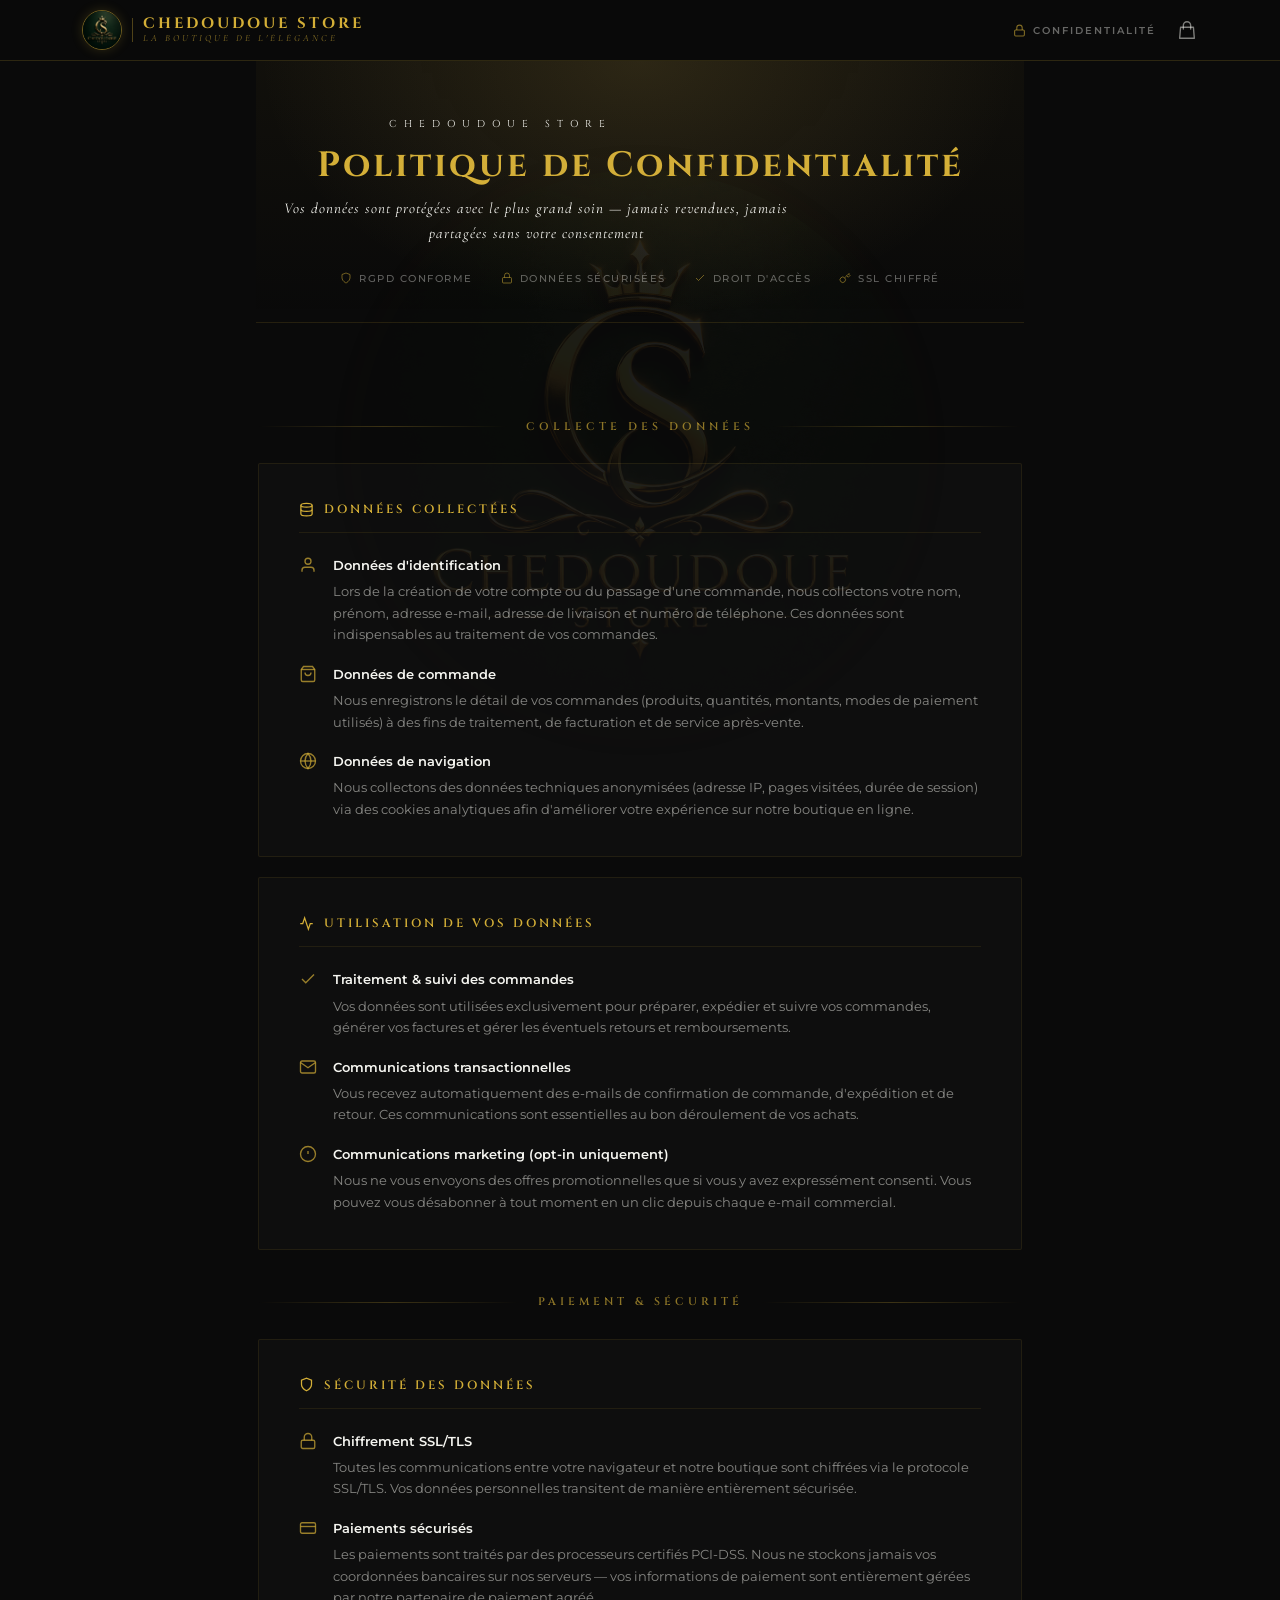
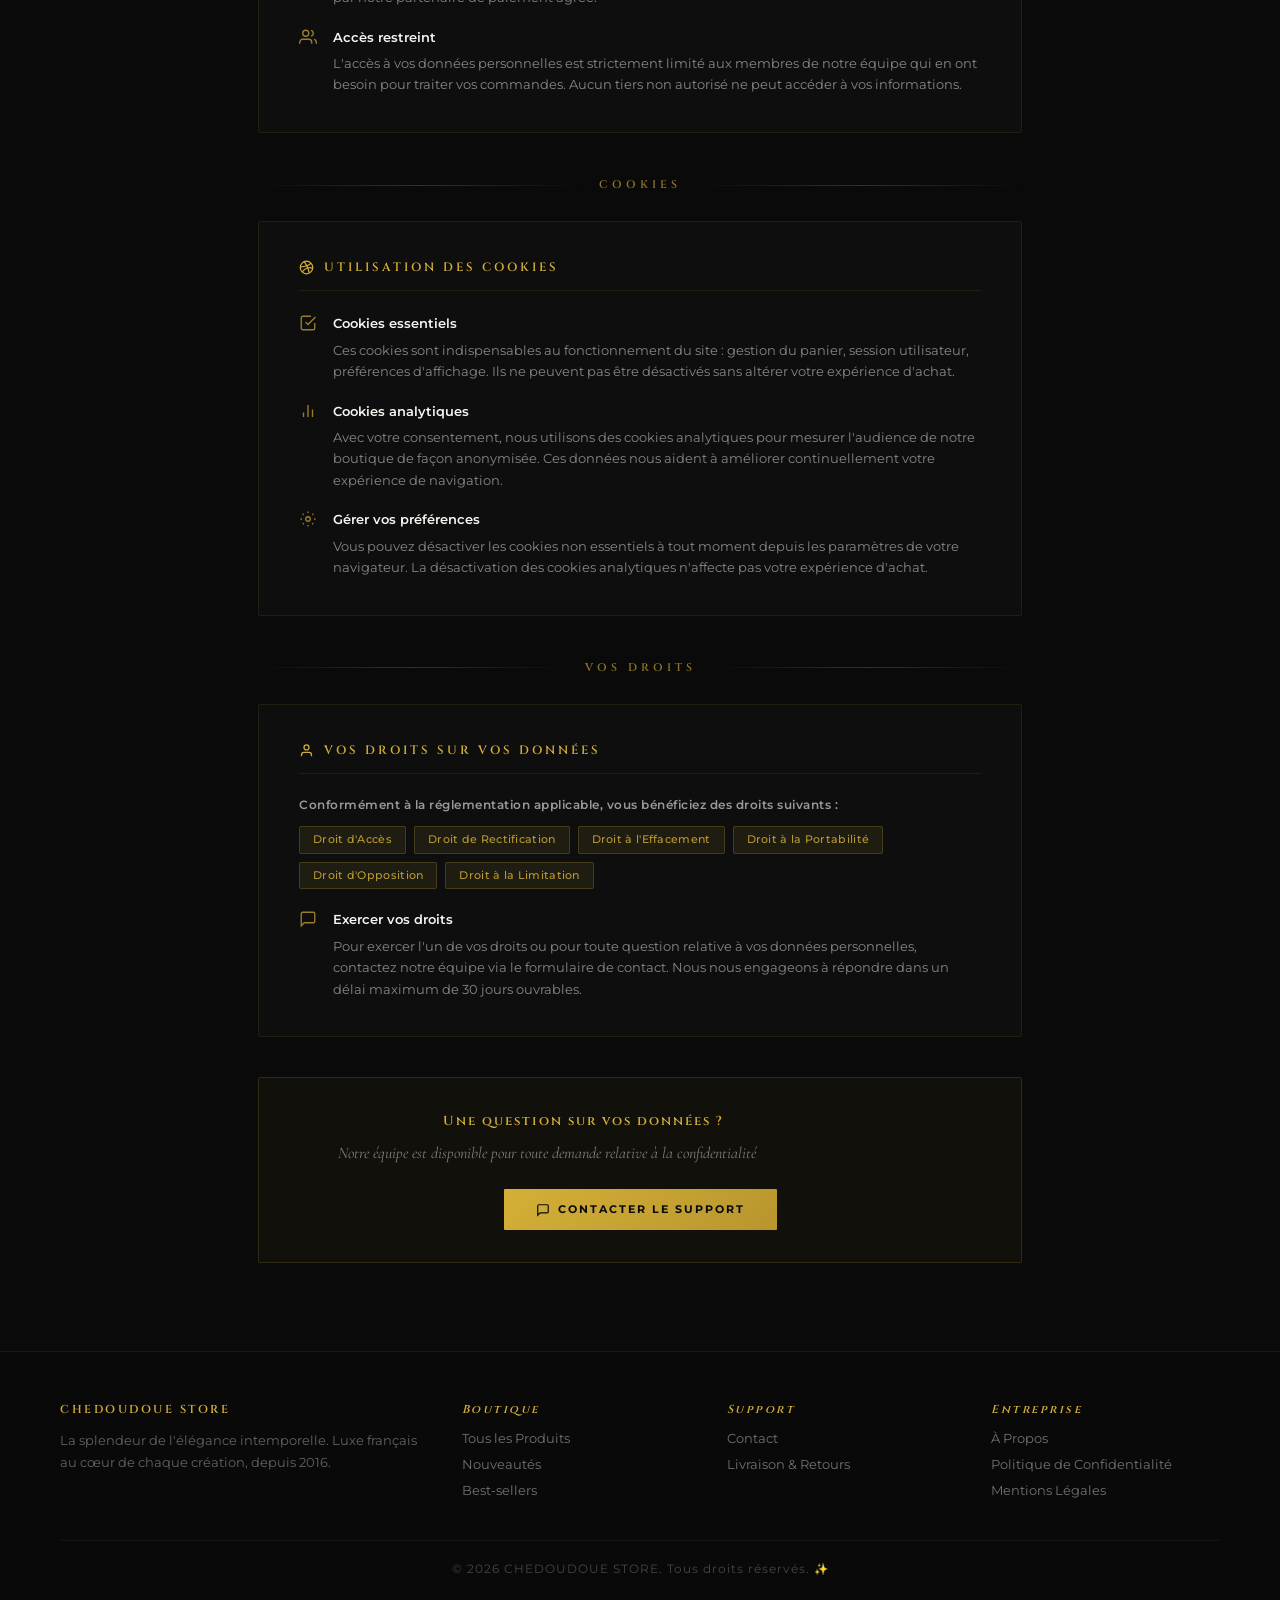
<file: pages/politique-confidentialite.html>
<!DOCTYPE html>
<html lang="fr">
  <head>
    <meta charset="UTF-8" />
    <meta name="viewport" content="width=device-width, initial-scale=1.0" />
    <title>Politique de Confidentialité | CHEDOUDOUE STORE</title>
    <meta name="description" content="Politique de confidentialité Chedoudoue Store — protection de vos données, cookies, vos droits RGPD et informations de contact." />
    <link
      href="https://fonts.googleapis.com/css2?family=Cinzel:wght@400;600;700;900&family=Cormorant+Garamond:ital,wght@0,400;0,500;0,600;0,700;1,400&family=Montserrat:wght@300;400;500;600;700&display=swap"
      rel="stylesheet"
    />
    <link rel="stylesheet" href="../assets/css/theme.css" />
    <link rel="stylesheet" href="../assets/css/style.css" />
    <link rel="stylesheet" href="../assets/css/components.css" />
    <link rel="stylesheet" href="../assets/css/premium.css" />
    <link rel="stylesheet" href="../assets/css/animations.css" />
    <link rel="stylesheet" href="../assets/css/responsive.css" />
    <style>
      *, *::before, *::after { box-sizing: border-box; }

      body {
        background: #0a0a0a;
        color: #f5f5f0;
        font-family: 'Montserrat', sans-serif;
        min-height: 100vh;
        position: relative;
      }

      /* ===== WATERMARK ===== */
      body::before {
        content: '';
        position: fixed;
        top: 50%; left: 50%;
        transform: translate(-50%, -50%);
        width: 560px; height: 560px;
        background-image: url('../assets/logo/logo.jpg');
        background-size: contain;
        background-repeat: no-repeat;
        background-position: center;
        opacity: 0.08;
        pointer-events: none;
        z-index: 0;
        border-radius: 50%;
        filter: sepia(0.4) saturate(1.8) brightness(1.15) contrast(1.06) drop-shadow(0 0 48px rgba(212, 175, 55, 0.18));
      }

      /* ===== NAVBAR ===== */
      nav {
        position: fixed; top: 0; width: 100%;
        z-index: 1000;
        backdrop-filter: blur(12px);
        -webkit-backdrop-filter: blur(12px);
        background: rgba(10, 10, 10, 0.92);
        border-bottom: 1px solid rgba(212, 175, 55, 0.18);
      }
      .nav-container {
        max-width: 1152px; margin: 0 auto;
        padding: 0 18px;
        display: flex; justify-content: space-between; align-items: center;
        height: 60px;
      }
      .nav-logo {
        display: flex; align-items: center; gap: 10px;
        text-decoration: none;
      }
      .nav-logo-img {
        height: 40px; width: 40px;
        border-radius: 50%; object-fit: cover;
        border: 1.5px solid rgba(212, 175, 55, 0.5);
        box-shadow: 0 0 12px rgba(212, 175, 55, 0.18);
        transition: all 0.3s ease; flex-shrink: 0;
      }
      .nav-logo:hover .nav-logo-img { border-color: #d4af37; box-shadow: 0 0 20px rgba(212, 175, 55, 0.4); }
      .nav-logo-separator { width: 1px; height: 24px; background: rgba(212, 175, 55, 0.35); flex-shrink: 0; }
      .nav-logo-brand { display: flex; flex-direction: column; gap: 3px; }
      .nav-logo-text {
        font-family: 'Cinzel', serif;
        font-size: 15px; font-weight: 700; color: #D4AF37;
        letter-spacing: 3px; line-height: 1; transition: all 0.3s ease;
      }
      .nav-logo:hover .nav-logo-text { color: #e8c84a; text-shadow: 0 0 18px rgba(212, 175, 55, 0.45); }
      .nav-logo-tagline {
        font-family: 'Cormorant Garamond', serif;
        font-size: 9.5px; font-style: italic;
        color: rgba(212, 175, 55, 0.65);
        letter-spacing: 3px; text-transform: uppercase; line-height: 1;
      }
      .nav-right { display: flex; align-items: center; gap: 20px; }
      .nav-page-label {
        display: flex; align-items: center; gap: 7px;
        font-family: 'Montserrat', sans-serif;
        font-size: 10px; font-weight: 600;
        color: rgba(245, 245, 240, 0.4);
        letter-spacing: 2px; text-transform: uppercase;
      }
      .nav-page-label svg { color: rgba(212, 175, 55, 0.6); }
      .nav-cart-link {
        display: flex; align-items: center; gap: 6px;
        text-decoration: none;
        font-family: 'Montserrat', sans-serif;
        font-size: 11px; color: rgba(245, 245, 240, 0.5);
        letter-spacing: 1px; transition: color 0.3s;
      }
      .nav-cart-link:hover { color: #d4af37; }
      .cart-count {
        display: inline-flex; align-items: center; justify-content: center;
        min-width: 18px; height: 18px; padding: 0 4px;
        background: #d4af37; color: #0a0a0a;
        font-size: 10px; font-weight: 700; border-radius: 9px;
      }

      /* ===== PAGE HEADER ===== */
      .page-header {
        margin-top: 60px;
        padding: 56px 28px 36px;
        text-align: center;
        border-bottom: 1px solid rgba(212, 175, 55, 0.1);
        background: linear-gradient(180deg, rgba(212, 175, 55, 0.04) 0%, transparent 100%);
        position: relative; z-index: 1;
      }
      .page-header-eyebrow {
        font-family: 'Cinzel', serif;
        font-size: 10px; color: rgba(212, 175, 55, 0.55);
        letter-spacing: 7px; text-transform: uppercase; margin-bottom: 14px;
      }
      .page-header h1 {
        font-family: 'Cinzel', serif;
        font-size: clamp(1.5rem, 3.5vw, 2.2rem);
        font-weight: 700; color: #D4AF37;
        letter-spacing: 3px; margin-bottom: 10px;
      }
      .page-header-subtitle {
        font-family: 'Cormorant Garamond', serif;
        font-size: 15px; font-style: italic;
        color: rgba(245, 245, 240, 0.5);
        letter-spacing: 1px; margin-bottom: 24px;
      }
      .header-badges {
        display: flex; align-items: center; justify-content: center;
        gap: 28px; flex-wrap: wrap;
      }
      .header-badge {
        display: flex; align-items: center; gap: 7px;
        font-family: 'Montserrat', sans-serif;
        font-size: 10px; font-weight: 500;
        color: rgba(245, 245, 240, 0.38);
        letter-spacing: 1.5px; text-transform: uppercase;
      }
      .header-badge svg { color: rgba(212, 175, 55, 0.5); flex-shrink: 0; }

      /* ===== PAGE MAIN ===== */
      .page-main {
        max-width: 820px; margin: 0 auto;
        padding: 52px 28px 88px;
        position: relative; z-index: 1;
      }

      /* ===== SECTION DIVIDER ===== */
      .section-divider {
        display: flex; align-items: center; gap: 18px;
        margin: 44px 0 28px;
      }
      .section-divider-line {
        flex: 1; height: 1px;
        background: linear-gradient(to right, transparent, rgba(212, 175, 55, 0.25), transparent);
      }
      .section-divider-label {
        font-family: 'Cinzel', serif;
        font-size: 11px; font-weight: 600;
        color: rgba(212, 175, 55, 0.65);
        letter-spacing: 4px; text-transform: uppercase; white-space: nowrap;
      }

      /* ===== INFO CARD ===== */
      .info-card {
        background: rgba(255, 255, 255, 0.018);
        border: 1px solid rgba(212, 175, 55, 0.1);
        border-radius: 2px; padding: 36px 40px; margin-bottom: 20px;
      }
      .info-card-title {
        font-family: 'Cinzel', serif;
        font-size: 12px; font-weight: 600;
        color: #d4af37; letter-spacing: 3px; text-transform: uppercase;
        margin-bottom: 22px; padding-bottom: 14px;
        border-bottom: 1px solid rgba(212, 175, 55, 0.1);
        display: flex; align-items: center; gap: 10px;
      }
      .info-card-title svg { flex-shrink: 0; }

      /* ===== INFO ITEM ===== */
      .info-item {
        display: flex; gap: 14px;
        margin-bottom: 18px; align-items: flex-start;
      }
      .info-item:last-child { margin-bottom: 0; }
      .info-item-icon {
        width: 20px; flex-shrink: 0;
        color: rgba(212, 175, 55, 0.7); margin-top: 1px;
      }
      .info-item-title {
        font-family: 'Montserrat', sans-serif;
        font-size: 12.5px; font-weight: 600;
        color: #f5f5f0; margin-bottom: 5px;
      }
      .info-item-text {
        font-family: 'Montserrat', sans-serif;
        font-size: 12.5px;
        color: rgba(245, 245, 240, 0.52); line-height: 1.72;
      }

      /* ===== TAGS ===== */
      .tag-group { margin-bottom: 16px; }
      .tag-group:last-child { margin-bottom: 0; }
      .tag-group-label {
        font-family: 'Montserrat', sans-serif;
        font-size: 11.5px; font-weight: 600;
        color: rgba(245, 245, 240, 0.6);
        margin-bottom: 10px; letter-spacing: 0.5px;
      }
      .tag-list { display: flex; flex-wrap: wrap; gap: 8px; }
      .tag {
        font-family: 'Montserrat', sans-serif;
        font-size: 10.5px; font-weight: 500;
        padding: 5px 13px; border-radius: 2px; letter-spacing: 0.3px;
      }
      .tag-ok {
        background: rgba(212, 175, 55, 0.09);
        border: 1px solid rgba(212, 175, 55, 0.22);
        color: rgba(212, 175, 55, 0.85);
      }

      /* ===== CONTACT CTA ===== */
      .contact-cta {
        background: rgba(212, 175, 55, 0.04);
        border: 1px solid rgba(212, 175, 55, 0.15);
        border-radius: 2px; padding: 32px 36px;
        text-align: center; margin-top: 40px;
      }
      .contact-cta-title {
        font-family: 'Cinzel', serif;
        font-size: 13px; font-weight: 600;
        color: #d4af37; letter-spacing: 2px; margin-bottom: 8px;
      }
      .contact-cta-text {
        font-family: 'Cormorant Garamond', serif;
        font-size: 16px; font-style: italic;
        color: rgba(245, 245, 240, 0.48); margin-bottom: 22px;
      }
      .cta-btn {
        display: inline-flex; align-items: center; gap: 8px;
        padding: 12px 32px;
        background: linear-gradient(135deg, #d4af37, #b8962e);
        color: #0a0a0a;
        font-family: 'Montserrat', sans-serif;
        font-size: 11px; font-weight: 700;
        letter-spacing: 2px; text-transform: uppercase;
        text-decoration: none; border-radius: 1px; transition: all 0.3s ease;
      }
      .cta-btn:hover {
        background: linear-gradient(135deg, #e8c84a, #d4af37);
        transform: translateY(-1px);
        box-shadow: 0 6px 24px rgba(212, 175, 55, 0.25);
      }

      /* ===== FOOTER ===== */
      footer {
        background: #090909;
        border-top: 1px solid rgba(212, 175, 55, 0.09);
        padding: 52px 28px 32px;
        position: relative; z-index: 1;
      }
      .footer-inner { max-width: 1160px; margin: 0 auto; }
      .footer-cols {
        display: grid;
        grid-template-columns: 1.6fr repeat(3, 1fr);
        gap: 36px; margin-bottom: 32px;
      }
      .fcol h3, .fcol h4 {
        font-family: 'Cinzel', serif;
        font-size: 11.5px; font-weight: 600;
        color: #d4af37; letter-spacing: 2.5px; margin-bottom: 14px;
      }
      .fcol p {
        font-family: 'Montserrat', sans-serif;
        font-size: 12.5px;
        color: rgba(245, 245, 240, 0.38); line-height: 1.75;
      }
      .fcol ul { list-style: none; padding: 0; margin: 0; }
      .fcol ul li a {
        font-family: 'Montserrat', sans-serif;
        font-size: 12.5px;
        color: rgba(245, 245, 240, 0.44);
        text-decoration: none; display: block; margin-bottom: 7px;
        transition: color 0.3s, padding-left 0.3s;
      }
      .fcol ul li a:hover { color: #d4af37; padding-left: 4px; }
      .footer-bar {
        border-top: 1px solid rgba(212, 175, 55, 0.07);
        padding-top: 20px; text-align: center;
        font-family: 'Montserrat', sans-serif;
        font-size: 11.5px;
        color: rgba(245, 245, 240, 0.26); letter-spacing: 1px;
      }

      /* ===== RESPONSIVE ===== */
      @media (max-width: 640px) {
        .page-header { padding: 44px 16px 28px; }
        .header-badges { gap: 14px; }
        .page-main { padding: 36px 16px 64px; }
        .info-card { padding: 24px 20px; }
        .footer-cols { grid-template-columns: 1fr 1fr; }
        .nav-logo-tagline { display: none; }
        .section-divider { margin: 32px 0 20px; }
      }
      @media (max-width: 400px) {
        .footer-cols { grid-template-columns: 1fr; }
        .nav-page-label span { display: none; }
      }
    </style>
  </head>
  <body>

    <!-- ===== NAVBAR ===== -->
    <nav>
      <div class="nav-container">
        <a href="../index.html" class="nav-logo">
          <img src="../assets/logo/logo.jpg" alt="Chedoudoue Store" class="nav-logo-img" />
          <div class="nav-logo-separator"></div>
          <div class="nav-logo-brand">
            <span class="nav-logo-text">CHEDOUDOUE STORE</span>
            <span class="nav-logo-tagline">La Boutique de L'élégance</span>
          </div>
        </a>
        <div class="nav-right">
          <div class="nav-page-label">
            <svg width="13" height="13" viewBox="0 0 24 24" fill="none" stroke="currentColor" stroke-width="2">
              <rect x="3" y="11" width="18" height="11" rx="2" ry="2"/>
              <path d="M7 11V7a5 5 0 0 1 10 0v4"/>
            </svg>
            <span>Confidentialité</span>
          </div>
          <a href="cart.html" class="nav-cart-link">
            <svg xmlns="http://www.w3.org/2000/svg" viewBox="0 0 24 24" width="22" height="22" fill="none" stroke="currentColor" stroke-width="1.5" stroke-linecap="round" stroke-linejoin="round" aria-hidden="true"><path d="M16 11V7a4 4 0 0 0-8 0v4"/><path d="M5 9h14l1 12H4L5 9z"/></svg>
            <span class="cart-count">0</span>
          </a>
        </div>
      </div>
    </nav>

    <!-- ===== HEADER ===== -->
    <header class="page-header">
      <p class="page-header-eyebrow">Chedoudoue Store</p>
      <h1>Politique de Confidentialité</h1>
      <p class="page-header-subtitle">Vos données sont protégées avec le plus grand soin — jamais revendues, jamais partagées sans votre consentement</p>
      <div class="header-badges">
        <span class="header-badge">
          <svg width="12" height="12" viewBox="0 0 24 24" fill="none" stroke="currentColor" stroke-width="2"><path d="M12 22s8-4 8-10V5l-8-3-8 3v7c0 6 8 10 8 10z"/></svg>
          RGPD Conforme
        </span>
        <span class="header-badge">
          <svg width="12" height="12" viewBox="0 0 24 24" fill="none" stroke="currentColor" stroke-width="2"><rect x="3" y="11" width="18" height="11" rx="2"/><path d="M7 11V7a5 5 0 0 1 10 0v4"/></svg>
          Données Sécurisées
        </span>
        <span class="header-badge">
          <svg width="12" height="12" viewBox="0 0 24 24" fill="none" stroke="currentColor" stroke-width="2"><polyline points="20 6 9 17 4 12"/></svg>
          Droit d'Accès
        </span>
        <span class="header-badge">
          <svg width="12" height="12" viewBox="0 0 24 24" fill="none" stroke="currentColor" stroke-width="2"><path d="M21 2l-2 2m-7.61 7.61a5.5 5.5 0 1 1-7.778 7.778 5.5 5.5 0 0 1 7.777-7.777zm0 0L15.5 7.5m0 0l3 3L22 7l-3-3m-3.5 3.5L19 4"/></svg>
          SSL Chiffré
        </span>
      </div>
    </header>

    <!-- ===== MAIN ===== -->
    <main class="page-main">

      <!-- ══════════ COLLECTE DES DONNÉES ══════════ -->
      <div class="section-divider">
        <div class="section-divider-line"></div>
        <span class="section-divider-label">Collecte des Données</span>
        <div class="section-divider-line"></div>
      </div>

      <!-- Données Collectées -->
      <div class="info-card">
        <div class="info-card-title">
          <svg width="15" height="15" viewBox="0 0 24 24" fill="none" stroke="currentColor" stroke-width="2"><ellipse cx="12" cy="5" rx="9" ry="3"/><path d="M21 12c0 1.66-4 3-9 3s-9-1.34-9-3"/><path d="M3 5v14c0 1.66 4 3 9 3s9-1.34 9-3V5"/></svg>
          Données Collectées
        </div>
        <div class="info-item">
          <div class="info-item-icon">
            <svg width="18" height="18" viewBox="0 0 24 24" fill="none" stroke="currentColor" stroke-width="1.8"><path d="M20 21v-2a4 4 0 0 0-4-4H8a4 4 0 0 0-4 4v2"/><circle cx="12" cy="7" r="4"/></svg>
          </div>
          <div>
            <p class="info-item-title">Données d'identification</p>
            <p class="info-item-text">Lors de la création de votre compte ou du passage d'une commande, nous collectons votre nom, prénom, adresse e-mail, adresse de livraison et numéro de téléphone. Ces données sont indispensables au traitement de vos commandes.</p>
          </div>
        </div>
        <div class="info-item">
          <div class="info-item-icon">
            <svg width="18" height="18" viewBox="0 0 24 24" fill="none" stroke="currentColor" stroke-width="1.8"><path d="M6 2L3 6v14a2 2 0 0 0 2 2h14a2 2 0 0 0 2-2V6l-3-4z"/><line x1="3" y1="6" x2="21" y2="6"/><path d="M16 10a4 4 0 0 1-8 0"/></svg>
          </div>
          <div>
            <p class="info-item-title">Données de commande</p>
            <p class="info-item-text">Nous enregistrons le détail de vos commandes (produits, quantités, montants, modes de paiement utilisés) à des fins de traitement, de facturation et de service après-vente.</p>
          </div>
        </div>
        <div class="info-item">
          <div class="info-item-icon">
            <svg width="18" height="18" viewBox="0 0 24 24" fill="none" stroke="currentColor" stroke-width="1.8"><circle cx="12" cy="12" r="10"/><line x1="2" y1="12" x2="22" y2="12"/><path d="M12 2a15.3 15.3 0 0 1 4 10 15.3 15.3 0 0 1-4 10 15.3 15.3 0 0 1-4-10 15.3 15.3 0 0 1 4-10z"/></svg>
          </div>
          <div>
            <p class="info-item-title">Données de navigation</p>
            <p class="info-item-text">Nous collectons des données techniques anonymisées (adresse IP, pages visitées, durée de session) via des cookies analytiques afin d'améliorer votre expérience sur notre boutique en ligne.</p>
          </div>
        </div>
      </div>

      <!-- Utilisation des Données -->
      <div class="info-card">
        <div class="info-card-title">
          <svg width="15" height="15" viewBox="0 0 24 24" fill="none" stroke="currentColor" stroke-width="2"><polyline points="22 12 18 12 15 21 9 3 6 12 2 12"/></svg>
          Utilisation de vos Données
        </div>
        <div class="info-item">
          <div class="info-item-icon">
            <svg width="18" height="18" viewBox="0 0 24 24" fill="none" stroke="currentColor" stroke-width="1.8"><polyline points="20 6 9 17 4 12"/></svg>
          </div>
          <div>
            <p class="info-item-title">Traitement &amp; suivi des commandes</p>
            <p class="info-item-text">Vos données sont utilisées exclusivement pour préparer, expédier et suivre vos commandes, générer vos factures et gérer les éventuels retours et remboursements.</p>
          </div>
        </div>
        <div class="info-item">
          <div class="info-item-icon">
            <svg width="18" height="18" viewBox="0 0 24 24" fill="none" stroke="currentColor" stroke-width="1.8"><path d="M4 4h16c1.1 0 2 .9 2 2v12c0 1.1-.9 2-2 2H4c-1.1 0-2-.9-2-2V6c0-1.1.9-2 2-2z"/><polyline points="22 6 12 13 2 6"/></svg>
          </div>
          <div>
            <p class="info-item-title">Communications transactionnelles</p>
            <p class="info-item-text">Vous recevez automatiquement des e-mails de confirmation de commande, d'expédition et de retour. Ces communications sont essentielles au bon déroulement de vos achats.</p>
          </div>
        </div>
        <div class="info-item">
          <div class="info-item-icon">
            <svg width="18" height="18" viewBox="0 0 24 24" fill="none" stroke="currentColor" stroke-width="1.8"><circle cx="12" cy="12" r="10"/><line x1="12" y1="8" x2="12" y2="12"/><line x1="12" y1="16" x2="12.01" y2="16"/></svg>
          </div>
          <div>
            <p class="info-item-title">Communications marketing (opt-in uniquement)</p>
            <p class="info-item-text">Nous ne vous envoyons des offres promotionnelles que si vous y avez expressément consenti. Vous pouvez vous désabonner à tout moment en un clic depuis chaque e-mail commercial.</p>
          </div>
        </div>
      </div>

      <!-- ══════════ PAIEMENT & SÉCURITÉ ══════════ -->
      <div class="section-divider">
        <div class="section-divider-line"></div>
        <span class="section-divider-label">Paiement &amp; Sécurité</span>
        <div class="section-divider-line"></div>
      </div>

      <!-- Sécurité des Données -->
      <div class="info-card">
        <div class="info-card-title">
          <svg width="15" height="15" viewBox="0 0 24 24" fill="none" stroke="currentColor" stroke-width="2"><path d="M12 22s8-4 8-10V5l-8-3-8 3v7c0 6 8 10 8 10z"/></svg>
          Sécurité des Données
        </div>
        <div class="info-item">
          <div class="info-item-icon">
            <svg width="18" height="18" viewBox="0 0 24 24" fill="none" stroke="currentColor" stroke-width="1.8"><rect x="3" y="11" width="18" height="11" rx="2"/><path d="M7 11V7a5 5 0 0 1 10 0v4"/></svg>
          </div>
          <div>
            <p class="info-item-title">Chiffrement SSL/TLS</p>
            <p class="info-item-text">Toutes les communications entre votre navigateur et notre boutique sont chiffrées via le protocole SSL/TLS. Vos données personnelles transitent de manière entièrement sécurisée.</p>
          </div>
        </div>
        <div class="info-item">
          <div class="info-item-icon">
            <svg width="18" height="18" viewBox="0 0 24 24" fill="none" stroke="currentColor" stroke-width="1.8"><rect x="2" y="5" width="20" height="14" rx="2"/><line x1="2" y1="10" x2="22" y2="10"/></svg>
          </div>
          <div>
            <p class="info-item-title">Paiements sécurisés</p>
            <p class="info-item-text">Les paiements sont traités par des processeurs certifiés PCI-DSS. Nous ne stockons jamais vos coordonnées bancaires sur nos serveurs — vos informations de paiement sont entièrement gérées par notre partenaire de paiement agréé.</p>
          </div>
        </div>
        <div class="info-item">
          <div class="info-item-icon">
            <svg width="18" height="18" viewBox="0 0 24 24" fill="none" stroke="currentColor" stroke-width="1.8"><path d="M17 21v-2a4 4 0 0 0-4-4H5a4 4 0 0 0-4 4v2"/><circle cx="9" cy="7" r="4"/><path d="M23 21v-2a4 4 0 0 0-3-3.87"/><path d="M16 3.13a4 4 0 0 1 0 7.75"/></svg>
          </div>
          <div>
            <p class="info-item-title">Accès restreint</p>
            <p class="info-item-text">L'accès à vos données personnelles est strictement limité aux membres de notre équipe qui en ont besoin pour traiter vos commandes. Aucun tiers non autorisé ne peut accéder à vos informations.</p>
          </div>
        </div>
      </div>

      <!-- ══════════ COOKIES ══════════ -->
      <div class="section-divider">
        <div class="section-divider-line"></div>
        <span class="section-divider-label">Cookies</span>
        <div class="section-divider-line"></div>
      </div>

      <!-- Cookies -->
      <div class="info-card">
        <div class="info-card-title">
          <svg width="15" height="15" viewBox="0 0 24 24" fill="none" stroke="currentColor" stroke-width="2"><circle cx="12" cy="12" r="10"/><path d="M8.56 2.75c4.37 6.03 6.02 9.42 8.03 17.72m2.54-15.38c-3.72 4.35-8.94 5.66-16.88 5.85m19.5 1.9c-3.5-.93-6.63-.82-8.94 0-2.58.92-5.01 2.86-7.44 6.32"/></svg>
          Utilisation des Cookies
        </div>
        <div class="info-item">
          <div class="info-item-icon">
            <svg width="18" height="18" viewBox="0 0 24 24" fill="none" stroke="currentColor" stroke-width="1.8"><path d="M9 11l3 3L22 4"/><path d="M21 12v7a2 2 0 0 1-2 2H5a2 2 0 0 1-2-2V5a2 2 0 0 1 2-2h11"/></svg>
          </div>
          <div>
            <p class="info-item-title">Cookies essentiels</p>
            <p class="info-item-text">Ces cookies sont indispensables au fonctionnement du site : gestion du panier, session utilisateur, préférences d'affichage. Ils ne peuvent pas être désactivés sans altérer votre expérience d'achat.</p>
          </div>
        </div>
        <div class="info-item">
          <div class="info-item-icon">
            <svg width="18" height="18" viewBox="0 0 24 24" fill="none" stroke="currentColor" stroke-width="1.8"><line x1="18" y1="20" x2="18" y2="10"/><line x1="12" y1="20" x2="12" y2="4"/><line x1="6" y1="20" x2="6" y2="14"/></svg>
          </div>
          <div>
            <p class="info-item-title">Cookies analytiques</p>
            <p class="info-item-text">Avec votre consentement, nous utilisons des cookies analytiques pour mesurer l'audience de notre boutique de façon anonymisée. Ces données nous aident à améliorer continuellement votre expérience de navigation.</p>
          </div>
        </div>
        <div class="info-item">
          <div class="info-item-icon">
            <svg width="18" height="18" viewBox="0 0 24 24" fill="none" stroke="currentColor" stroke-width="1.8"><circle cx="12" cy="12" r="3"/><path d="M19.07 4.93l-1.41 1.41M4.93 4.93l1.41 1.41M12 2v2M12 20v2M19.07 19.07l-1.41-1.41M4.93 19.07l1.41-1.41M2 12h2M20 12h2"/></svg>
          </div>
          <div>
            <p class="info-item-title">Gérer vos préférences</p>
            <p class="info-item-text">Vous pouvez désactiver les cookies non essentiels à tout moment depuis les paramètres de votre navigateur. La désactivation des cookies analytiques n'affecte pas votre expérience d'achat.</p>
          </div>
        </div>
      </div>

      <!-- ══════════ VOS DROITS ══════════ -->
      <div class="section-divider">
        <div class="section-divider-line"></div>
        <span class="section-divider-label">Vos Droits</span>
        <div class="section-divider-line"></div>
      </div>

      <!-- Droits RGPD -->
      <div class="info-card">
        <div class="info-card-title">
          <svg width="15" height="15" viewBox="0 0 24 24" fill="none" stroke="currentColor" stroke-width="2"><path d="M20 21v-2a4 4 0 0 0-4-4H8a4 4 0 0 0-4 4v2"/><circle cx="12" cy="7" r="4"/></svg>
          Vos Droits sur vos Données
        </div>
        <div class="tag-group">
          <p class="tag-group-label">Conformément à la réglementation applicable, vous bénéficiez des droits suivants :</p>
          <div class="tag-list">
            <span class="tag tag-ok">Droit d'Accès</span>
            <span class="tag tag-ok">Droit de Rectification</span>
            <span class="tag tag-ok">Droit à l'Effacement</span>
            <span class="tag tag-ok">Droit à la Portabilité</span>
            <span class="tag tag-ok">Droit d'Opposition</span>
            <span class="tag tag-ok">Droit à la Limitation</span>
          </div>
        </div>
        <div class="info-item" style="margin-top: 20px;">
          <div class="info-item-icon">
            <svg width="18" height="18" viewBox="0 0 24 24" fill="none" stroke="currentColor" stroke-width="1.8"><path d="M21 15a2 2 0 0 1-2 2H7l-4 4V5a2 2 0 0 1 2-2h14a2 2 0 0 1 2 2z"/></svg>
          </div>
          <div>
            <p class="info-item-title">Exercer vos droits</p>
            <p class="info-item-text">Pour exercer l'un de vos droits ou pour toute question relative à vos données personnelles, contactez notre équipe via le formulaire de contact. Nous nous engageons à répondre dans un délai maximum de 30 jours ouvrables.</p>
          </div>
        </div>
      </div>

      <!-- CTA -->
      <div class="contact-cta">
        <p class="contact-cta-title">Une question sur vos données ?</p>
        <p class="contact-cta-text">Notre équipe est disponible pour toute demande relative à la confidentialité</p>
        <a href="contact.html" class="cta-btn">
          <svg width="14" height="14" viewBox="0 0 24 24" fill="none" stroke="currentColor" stroke-width="2"><path d="M21 15a2 2 0 0 1-2 2H7l-4 4V5a2 2 0 0 1 2-2h14a2 2 0 0 1 2 2z"/></svg>
          Contacter le Support
        </a>
      </div>

    </main>

    <!-- ===== FOOTER ===== -->
    <footer>
      <div class="footer-inner">
        <div class="footer-cols">
          <div class="fcol">
            <h3>CHEDOUDOUE STORE</h3>
            <p>La splendeur de l'élégance intemporelle. Luxe français au cœur de chaque création, depuis 2016.</p>
          </div>
          <div class="fcol">
            <h4>Boutique</h4>
            <ul>
              <li><a href="shop.html">Tous les Produits</a></li>
              <li><a href="shop.html">Nouveautés</a></li>
              <li><a href="shop.html">Best-sellers</a></li>
            </ul>
          </div>
          <div class="fcol">
            <h4>Support</h4>
            <ul>
              <li><a href="contact.html">Contact</a></li>
              <li><a href="livraison-retours.html">Livraison &amp; Retours</a></li>
            </ul>
          </div>
          <div class="fcol">
            <h4>Entreprise</h4>
            <ul>
              <li><a href="a-propos.html">À Propos</a></li>
              <li><a href="politique-confidentialite.html">Politique de Confidentialité</a></li>
              <li><a href="mentions-legales.html">Mentions Légales</a></li>
            </ul>
          </div>
        </div>
        <div class="footer-bar">
          &copy; 2026 CHEDOUDOUE STORE. Tous droits réservés. <span style="color:#d4af37;">✨</span>
        </div>
      </div>
    </footer>

    <!-- Scripts -->
    <script src="../assets/js/currency.js"></script>
    <script src="../assets/js/products.js"></script>
    <script src="../assets/js/storage.js"></script>
    <script src="../assets/js/cart.js"></script>
    <script src="../assets/js/animations.js"></script>
    <script src="../assets/js/nav.js"></script>
    <script>
      document.addEventListener('DOMContentLoaded', function () {
        var countEl = document.querySelector('.cart-count');
        if (countEl && typeof cart !== 'undefined') {
          var items = cart.getCartItems();
          var count = items.reduce(function (s, i) { return s + (i.quantity || 1); }, 0);
          countEl.textContent = count;
        }
      });
    </script>
  </body>
</html>
</file>
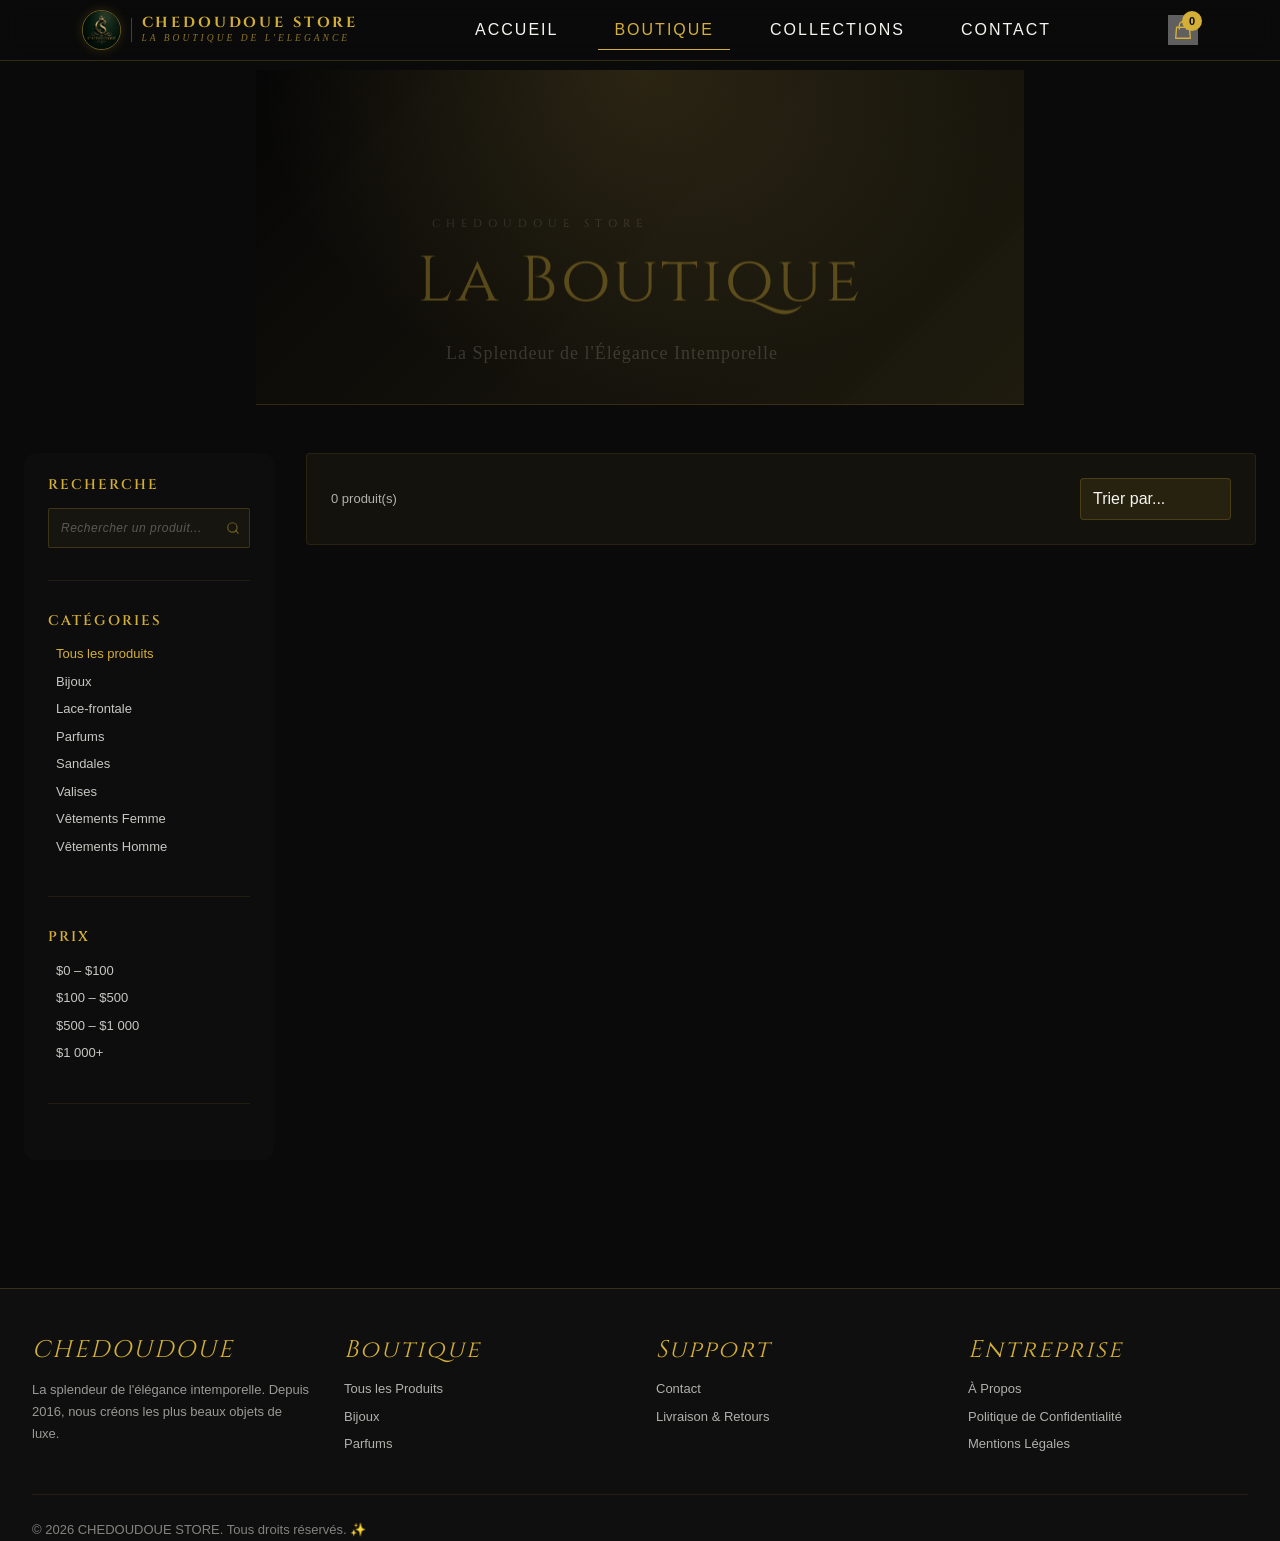
<file: pages/produits.html>
<!doctype html>
<html lang="fr">
  <head>
    <meta charset="UTF-8" />
    <meta name="viewport" content="width=device-width, initial-scale=1.0" />
    <title>Fiche Produit | CHEDOUDOUE STORE</title>
    <link
      href="https://fonts.googleapis.com/css2?family=Cinzel:wght@400;600;700;900&family=Cormorant+Garamond:ital,wght@0,400;0,500;0,600;0,700;1,400&family=Montserrat:wght@300;400;500;600;700&display=swap"
      rel="stylesheet"
    />
    <link rel="stylesheet" href="../assets/css/theme.css" />
    <link rel="stylesheet" href="../assets/css/style.css" />
    <link rel="stylesheet" href="../assets/css/components.css" />
    <link rel="stylesheet" href="../assets/css/premium.css" />
    <link rel="stylesheet" href="../assets/css/animations.css" />
    <link rel="stylesheet" href="../assets/css/responsive.css" />
    <link rel="stylesheet" href="../assets/css/notifications.css" />
    <style>
      /* ===== BASE ===== */
      *, *::before, *::after { box-sizing: border-box; }

      body {
        background: #0a0a0a;
        color: #f5f5f0;
        font-family: 'Montserrat', sans-serif;
        min-height: 100vh;
        position: relative;
      }

      /* ===== WATERMARK ===== */
      body::before {
        content: '';
        position: fixed;
        top: 50%;
        left: 50%;
        transform: translate(-50%, -50%);
        width: 560px;
        height: 560px;
        background-image: url('../assets/logo/logo.jpg');
        background-size: contain;
        background-repeat: no-repeat;
        background-position: center;
        opacity: 0.08;
        pointer-events: none;
        z-index: 0;
        border-radius: 50%;
        filter: sepia(0.4) saturate(1.8) brightness(1.15) contrast(1.06) drop-shadow(0 0 48px rgba(212, 175, 55, 0.18));
      }

      /* ===== NAVBAR ===== */
      nav.navbar {
        position: fixed;
        top: 0;
        width: 100%;
        z-index: 1000;
        backdrop-filter: blur(12px);
        -webkit-backdrop-filter: blur(12px);
        background: rgba(10, 10, 10, 0.92) !important;
        border-bottom: 1px solid rgba(212, 175, 55, 0.18);
        padding: 0 !important;
        box-shadow: none !important;
      }

      nav.navbar .container {
        max-width: 1280px;
        margin: 0 auto;
        padding: 0 28px;
      }

      nav.navbar .navbar-content {
        display: flex;
        justify-content: space-between;
        align-items: center;
        height: 60px;
      }

      .logo {
        display: flex;
        align-items: center;
        gap: 10px;
        text-decoration: none;
      }

      .logo-img {
        height: 40px;
        width: 40px;
        border-radius: 50%;
        object-fit: cover;
        border: 1.5px solid rgba(212, 175, 55, 0.5);
        box-shadow: 0 0 12px rgba(212, 175, 55, 0.18);
        transition: all 0.3s ease;
        flex-shrink: 0;
      }

      .logo:hover .logo-img {
        border-color: #d4af37;
        box-shadow: 0 0 20px rgba(212, 175, 55, 0.4);
      }

      .logo-text {
        font-family: 'Cinzel', serif;
        font-size: 15px;
        font-weight: 700;
        color: #d4af37;
        letter-spacing: 3px;
        line-height: 1;
        transition: all 0.3s ease;
      }

      .logo:hover .logo-text {
        color: #e8c84a;
        text-shadow: 0 0 18px rgba(212, 175, 55, 0.45);
      }

      .nav-links {
        display: flex;
        gap: 28px;
        align-items: center;
      }

      .nav-link {
        font-family: 'Montserrat', sans-serif;
        font-size: 11px;
        font-weight: 600;
        text-transform: uppercase;
        letter-spacing: 2px;
        color: rgba(245, 245, 240, 0.65);
        text-decoration: none;
        transition: color 0.3s ease;
        position: relative;
        padding-bottom: 4px;
      }

      .nav-link::after {
        content: '';
        position: absolute;
        bottom: 0; left: 0;
        width: 0; height: 1px;
        background: #d4af37;
        transition: width 0.3s ease;
      }

      .nav-link:hover { color: #d4af37; }
      .nav-link:hover::after { width: 100%; }

      .nav-actions {
        display: flex;
        align-items: center;
        gap: 16px;
      }

      .cart-icon {
        display: flex;
        align-items: center;
        gap: 6px;
        text-decoration: none;
        color: rgba(245, 245, 240, 0.65);
        transition: color 0.3s;
      }

      .cart-icon:hover { color: #d4af37; }

      .cart-count {
        display: inline-flex;
        align-items: center;
        justify-content: center;
        min-width: 18px;
        height: 18px;
        padding: 0 4px;
        background: #d4af37;
        color: #0a0a0a;
        font-size: 10px;
        font-weight: 700;
        border-radius: 9px;
      }

      /* ===== PRODUCT PAGE HEADER ===== */
      .product-page-header {
        margin-top: 60px;
        padding: 28px 28px 20px;
        border-bottom: 1px solid rgba(212, 175, 55, 0.08);
        background: linear-gradient(180deg, rgba(212, 175, 55, 0.04) 0%, transparent 100%);
        position: relative;
        z-index: 1;
      }

      .breadcrumb {
        display: flex;
        align-items: center;
        gap: 8px;
        font-family: 'Montserrat', sans-serif;
        font-size: 10px;
        font-weight: 500;
        letter-spacing: 2px;
        text-transform: uppercase;
        color: rgba(245, 245, 240, 0.28);
        margin-bottom: 8px;
      }

      .breadcrumb a {
        color: rgba(212, 175, 55, 0.5);
        text-decoration: none;
        transition: color 0.3s;
      }

      .breadcrumb a:hover { color: #d4af37; }
      .breadcrumb-sep { color: rgba(212, 175, 55, 0.18); }

      .product-page-eyebrow {
        font-family: 'Cinzel', serif;
        font-size: 9.5px;
        color: rgba(212, 175, 55, 0.4);
        letter-spacing: 6px;
        text-transform: uppercase;
      }

      /* ===== MAIN LAYOUT ===== */
      .product-main {
        max-width: 1160px;
        margin: 0 auto;
        padding: 52px 28px 88px;
        display: grid;
        grid-template-columns: 1fr 460px;
        gap: 60px;
        align-items: start;
        position: relative;
        z-index: 1;
      }

      /* ===== GALLERY ===== */
      .product-gallery {
        display: flex;
        flex-direction: column;
        gap: 12px;
        position: sticky;
        top: 82px;
      }

      .main-image {
        width: 100%;
        aspect-ratio: 1 / 1;
        object-fit: cover;
        border: 1px solid rgba(212, 175, 55, 0.14);
        border-radius: 2px;
        display: block;
        transition: opacity 0.3s ease;
      }

      .thumbnail-container {
        display: grid;
        grid-template-columns: repeat(4, 1fr);
        gap: 10px;
      }

      .thumbnail {
        aspect-ratio: 1;
        object-fit: cover;
        border: 1px solid rgba(212, 175, 55, 0.1);
        border-radius: 2px;
        cursor: pointer;
        opacity: 0.45;
        transition: all 0.3s ease;
        display: block;
      }

      .thumbnail:hover,
      .thumbnail.active {
        opacity: 1;
        border-color: rgba(212, 175, 55, 0.65);
        box-shadow: 0 0 10px rgba(212, 175, 55, 0.1);
      }

      /* ===== PRODUCT INFO PANEL ===== */
      .product-info {
        display: flex;
        flex-direction: column;
      }

      .product-category-tag {
        font-family: 'Montserrat', sans-serif;
        font-size: 9px;
        font-weight: 600;
        letter-spacing: 4px;
        text-transform: uppercase;
        color: rgba(212, 175, 55, 0.5);
        margin-bottom: 14px;
      }

      /* ---- header block ---- */
      .product-header {
        padding-bottom: 22px;
        border-bottom: 1px solid rgba(212, 175, 55, 0.1);
        margin-bottom: 22px;
      }

      .product-title {
        font-family: 'Cinzel', serif;
        font-size: clamp(1.25rem, 2.6vw, 1.8rem);
        font-weight: 700;
        color: #d4af37;
        letter-spacing: 2px;
        line-height: 1.3;
        margin-bottom: 14px;
      }

      .product-rating {
        display: flex;
        align-items: center;
        gap: 10px;
      }

      .stars { display: flex; gap: 3px; }

      .star { font-size: 14px; }
      .star.filled { color: #d4af37; }
      .star.empty  { color: rgba(212, 175, 55, 0.18); }

      .review-count {
        font-family: 'Montserrat', sans-serif;
        font-size: 10.5px;
        color: rgba(245, 245, 240, 0.32);
        letter-spacing: 0.5px;
      }

      /* ---- pricing block ---- */
      .product-pricing-block {
        padding-bottom: 20px;
        border-bottom: 1px solid rgba(212, 175, 55, 0.08);
        margin-bottom: 20px;
      }

      .product-pricing {
        display: flex;
        align-items: baseline;
        gap: 12px;
        flex-wrap: wrap;
        margin-bottom: 7px;
      }

      .current-price {
        font-family: 'Cinzel', serif;
        font-size: 2rem;
        font-weight: 700;
        color: #d4af37;
        line-height: 1;
      }

      .original-price {
        font-family: 'Montserrat', sans-serif;
        font-size: 14px;
        color: rgba(245, 245, 240, 0.28);
        text-decoration: line-through;
        letter-spacing: 0.5px;
      }

      .discount-badge {
        padding: 3px 10px;
        background: rgba(212, 175, 55, 0.1);
        border: 1px solid rgba(212, 175, 55, 0.28);
        border-radius: 2px;
        font-family: 'Montserrat', sans-serif;
        font-size: 10px;
        font-weight: 700;
        color: #d4af37;
        letter-spacing: 1px;
      }

      .price-htg-detail {
        font-family: 'Cormorant Garamond', serif;
        font-size: 13.5px;
        font-style: italic;
        color: rgba(212, 175, 55, 0.38);
        letter-spacing: 1px;
      }

      /* ---- stock status ---- */
      #stock-status { margin-bottom: 18px; }

      .in-stock {
        display: flex;
        align-items: center;
        gap: 7px;
        font-family: 'Montserrat', sans-serif;
        font-size: 10px;
        font-weight: 600;
        letter-spacing: 2px;
        text-transform: uppercase;
        color: rgba(212, 175, 55, 0.7);
      }

      .out-of-stock {
        display: flex;
        align-items: center;
        gap: 7px;
        font-family: 'Montserrat', sans-serif;
        font-size: 10px;
        font-weight: 600;
        letter-spacing: 2px;
        text-transform: uppercase;
        color: rgba(211, 47, 47, 0.8);
      }

      /* ---- description ---- */
      .product-description-block {
        padding-bottom: 20px;
        border-bottom: 1px solid rgba(212, 175, 55, 0.08);
        margin-bottom: 20px;
      }

      .product-description {
        font-family: 'Cormorant Garamond', serif;
        font-size: 16px;
        line-height: 1.85;
        color: rgba(245, 245, 240, 0.6);
        letter-spacing: 0.3px;
        margin: 0;
      }

      /* ---- attributes ---- */
      .product-attributes {
        background: rgba(212, 175, 55, 0.02);
        border: 1px solid rgba(212, 175, 55, 0.1);
        border-left: 2px solid rgba(212, 175, 55, 0.38);
        border-radius: 0 2px 2px 0;
        padding: 14px 18px;
        margin-bottom: 20px;
      }

      .attribute-item {
        display: flex;
        justify-content: space-between;
        align-items: flex-start;
        gap: 16px;
        padding: 7px 0;
        border-bottom: 1px solid rgba(212, 175, 55, 0.06);
      }

      .attribute-item:last-child { border-bottom: none; }

      .attribute-label {
        font-family: 'Montserrat', sans-serif;
        font-size: 9.5px;
        font-weight: 600;
        letter-spacing: 2px;
        text-transform: uppercase;
        color: rgba(212, 175, 55, 0.65);
        white-space: nowrap;
        flex-shrink: 0;
      }

      .attribute-value {
        font-family: 'Cormorant Garamond', serif;
        font-size: 14.5px;
        color: rgba(245, 245, 240, 0.65);
        text-align: right;
      }

      /* ---- size selector ---- */
      #size-selector-container { margin-bottom: 20px; }

      .size-selector {
        display: flex;
        flex-wrap: wrap;
        gap: 8px;
        margin-top: 10px;
      }

      .size-option {
        min-width: 42px;
        padding: 7px 10px;
        background: transparent;
        border: 1px solid rgba(212, 175, 55, 0.16);
        color: rgba(245, 245, 240, 0.5);
        font-family: 'Montserrat', sans-serif;
        font-size: 11px;
        font-weight: 600;
        letter-spacing: 0.5px;
        cursor: pointer;
        transition: all 0.3s ease;
        border-radius: 2px;
        text-align: center;
      }

      .size-option:hover {
        border-color: rgba(212, 175, 55, 0.48);
        color: #d4af37;
      }

      .size-option.selected {
        background: rgba(212, 175, 55, 0.1);
        border-color: rgba(212, 175, 55, 0.65);
        color: #d4af37;
      }

      /* ---- quantity ---- */
      .quantity-block {
        display: flex;
        align-items: center;
        gap: 14px;
        margin-bottom: 20px;
      }

      .quantity-label {
        font-family: 'Montserrat', sans-serif;
        font-size: 9.5px;
        font-weight: 600;
        letter-spacing: 2.5px;
        text-transform: uppercase;
        color: rgba(212, 175, 55, 0.6);
      }

      .quantity-control {
        display: flex;
        align-items: center;
        border: 1px solid rgba(212, 175, 55, 0.18);
        border-radius: 2px;
        overflow: hidden;
        background: rgba(255, 255, 255, 0.015);
        width: fit-content;
        padding: 0;
      }

      .qty-btn {
        width: 40px;
        height: 40px;
        background: transparent;
        border: none;
        color: #d4af37;
        font-size: 20px;
        font-weight: 300;
        cursor: pointer;
        transition: background 0.2s ease;
        display: flex;
        align-items: center;
        justify-content: center;
        line-height: 1;
      }

      .qty-btn:hover { background: rgba(212, 175, 55, 0.07); }

      .qty-display {
        min-width: 52px;
        height: 40px;
        text-align: center;
        font-family: 'Cinzel', serif;
        font-size: 14px;
        font-weight: 600;
        color: #f5f5f0;
        line-height: 40px;
        border-left: 1px solid rgba(212, 175, 55, 0.12);
        border-right: 1px solid rgba(212, 175, 55, 0.12);
      }

      /* ---- action buttons ---- */
      .action-buttons {
        display: grid;
        grid-template-columns: 1fr auto;
        gap: 12px;
        margin-bottom: 28px;
      }

      .btn-add-cart {
        display: flex;
        align-items: center;
        justify-content: center;
        gap: 9px;
        padding: 15px 22px;
        background: linear-gradient(100deg, #c9a227 0%, #d4af37 45%, #c9a227 100%);
        background-size: 200% 100%;
        background-position: left center;
        color: #0a0a0a;
        border: none;
        font-family: 'Montserrat', sans-serif;
        font-size: 11px;
        font-weight: 700;
        letter-spacing: 3px;
        text-transform: uppercase;
        cursor: pointer;
        border-radius: 2px;
        transition: background-position 0.45s ease, transform 0.2s ease, box-shadow 0.3s ease;
      }

      .btn-add-cart:hover {
        background-position: right center;
        transform: translateY(-1px);
        box-shadow: 0 6px 28px rgba(212, 175, 55, 0.25);
      }

      .btn-add-cart:active { transform: translateY(0); }

      .btn-wishlist {
        display: flex;
        align-items: center;
        justify-content: center;
        width: 52px;
        height: 52px;
        background: transparent;
        border: 1px solid rgba(212, 175, 55, 0.22);
        color: rgba(212, 175, 55, 0.55);
        font-size: 19px;
        cursor: pointer;
        border-radius: 2px;
        transition: all 0.3s ease;
        flex-shrink: 0;
      }

      .btn-wishlist:hover {
        border-color: rgba(212, 175, 55, 0.65);
        color: #d4af37;
        background: rgba(212, 175, 55, 0.05);
      }

      .btn-wishlist.active {
        color: #d4af37;
        border-color: rgba(212, 175, 55, 0.65);
        background: rgba(212, 175, 55, 0.07);
      }

      /* ---- trust badges ---- */
      .trust-badges {
        display: flex;
        flex-direction: column;
        gap: 9px;
        padding-top: 20px;
        border-top: 1px solid rgba(212, 175, 55, 0.08);
      }

      .trust-badge {
        display: flex;
        align-items: center;
        gap: 10px;
        font-family: 'Montserrat', sans-serif;
        font-size: 10.5px;
        color: rgba(245, 245, 240, 0.3);
        letter-spacing: 0.3px;
      }

      .trust-badge svg { color: rgba(212, 175, 55, 0.4); flex-shrink: 0; }

      /* ===== RELATED PRODUCTS ===== */
      .related-products {
        max-width: 1160px;
        margin: 0 auto 80px;
        padding: 56px 28px 0;
        border-top: 1px solid rgba(212, 175, 55, 0.08);
        position: relative;
        z-index: 1;
      }

      .related-header {
        display: flex;
        align-items: center;
        gap: 18px;
        margin-bottom: 36px;
      }

      .related-header-line {
        flex: 1;
        height: 1px;
        background: rgba(212, 175, 55, 0.08);
      }

      .section-title {
        font-family: 'Cinzel', serif;
        font-size: 11.5px;
        font-weight: 600;
        color: rgba(212, 175, 55, 0.65);
        letter-spacing: 5px;
        text-transform: uppercase;
        white-space: nowrap;
        margin: 0;
      }

      .related-grid {
        display: grid;
        grid-template-columns: repeat(4, 1fr);
        gap: 18px;
      }

      .related-card {
        background: rgba(255, 255, 255, 0.015);
        border: 1px solid rgba(212, 175, 55, 0.09);
        border-radius: 2px;
        overflow: hidden;
        cursor: pointer;
        transition: all 0.35s ease;
      }

      .related-card:hover {
        border-color: rgba(212, 175, 55, 0.36);
        transform: translateY(-4px);
        box-shadow: 0 12px 40px rgba(0, 0, 0, 0.4);
      }

      .related-image {
        width: 100%;
        aspect-ratio: 1;
        object-fit: cover;
        display: block;
        transition: transform 0.5s ease;
      }

      .related-card:hover .related-image { transform: scale(1.04); }

      .related-info {
        padding: 14px 16px;
        border-top: 1px solid rgba(212, 175, 55, 0.07);
      }

      .related-name {
        font-family: 'Cormorant Garamond', serif;
        font-size: 14.5px;
        color: #f5f5f0;
        margin-bottom: 5px;
        white-space: nowrap;
        overflow: hidden;
        text-overflow: ellipsis;
      }

      .related-price {
        font-family: 'Montserrat', sans-serif;
        font-size: 12px;
        font-weight: 600;
        color: #d4af37;
        line-height: 1.5;
      }

      /* ===== FOOTER ===== */
      footer {
        background: #090909;
        border-top: 1px solid rgba(212, 175, 55, 0.09);
        padding: 52px 28px 32px;
        position: relative;
        z-index: 1;
      }

      .footer-inner {
        max-width: 1160px;
        margin: 0 auto;
      }

      .footer-cols {
        display: grid;
        grid-template-columns: 1.6fr repeat(3, 1fr);
        gap: 36px;
        margin-bottom: 32px;
      }

      .fcol h3, .fcol h4 {
        font-family: 'Cinzel', serif;
        font-size: 11.5px;
        font-weight: 600;
        color: #d4af37;
        letter-spacing: 2.5px;
        margin-bottom: 14px;
      }

      .fcol p {
        font-family: 'Montserrat', sans-serif;
        font-size: 12.5px;
        color: rgba(245, 245, 240, 0.38);
        line-height: 1.75;
      }

      .fcol ul { list-style: none; padding: 0; margin: 0; }

      .fcol ul li a {
        font-family: 'Montserrat', sans-serif;
        font-size: 12.5px;
        color: rgba(245, 245, 240, 0.44);
        text-decoration: none;
        display: block;
        margin-bottom: 7px;
        transition: color 0.3s, padding-left 0.3s;
      }

      .fcol ul li a:hover { color: #d4af37; padding-left: 4px; }

      .footer-bar {
        border-top: 1px solid rgba(212, 175, 55, 0.07);
        padding-top: 20px;
        text-align: center;
        font-family: 'Montserrat', sans-serif;
        font-size: 11.5px;
        color: rgba(245, 245, 240, 0.26);
        letter-spacing: 1px;
      }

      /* ===== RESPONSIVE ===== */
      @media (max-width: 980px) {
        .product-main {
          grid-template-columns: 1fr;
          gap: 40px;
          padding: 40px 24px 72px;
        }
        .product-gallery { position: static; }
        .related-grid { grid-template-columns: repeat(2, 1fr); }
      }

      @media (max-width: 640px) {
        .product-main { padding: 28px 16px 56px; }
        .product-page-header { padding: 20px 16px 16px; }
        .related-products { padding: 36px 16px 0; margin-bottom: 52px; }
        .thumbnail-container { grid-template-columns: repeat(3, 1fr); }
        .action-buttons { grid-template-columns: 1fr; }
        .btn-wishlist { width: 100%; height: 46px; }
        .footer-cols { grid-template-columns: 1fr 1fr; }
        .current-price { font-size: 1.65rem; }
        .nav-links { display: none; }
      }

      @media (max-width: 400px) {
        .footer-cols { grid-template-columns: 1fr; }
        .related-grid { grid-template-columns: 1fr 1fr; }
      }
    </style>
  </head>
  <body>

    <!-- ===== NAVBAR ===== -->
    <nav class="navbar">
      <div class="container">
        <div class="navbar-content">
          <a href="../index.html" class="logo">
            <img src="../assets/logo/logo.jpg" alt="Chedoudoue Store Logo" class="logo-img" />
            <span class="logo-text">CHEDOUDOUE STORE</span>
          </a>
          <div class="nav-links">
            <a href="../index.html" class="nav-link">Accueil</a>
            <a href="shop.html" class="nav-link">Boutique</a>
            <a href="collections.html" class="nav-link">Collections</a>
            <a href="contact.html" class="nav-link">Contact</a>
          </div>
          <div class="nav-actions">
            <a href="cart.html" class="cart-icon">
              <svg xmlns="http://www.w3.org/2000/svg" viewBox="0 0 24 24" width="22" height="22" fill="none" stroke="currentColor" stroke-width="1.5" stroke-linecap="round" stroke-linejoin="round" aria-hidden="true"><path d="M16 11V7a4 4 0 0 0-8 0v4"/><path d="M5 9h14l1 12H4L5 9z"/></svg>
              <span class="cart-count">0</span>
            </a>
            <button class="nav-burger" id="nav-burger" aria-label="Menu" aria-expanded="false">
              <span></span><span></span><span></span>
            </button>
          </div>
        </div>
      </div>
      <div class="nav-mobile-menu" id="nav-mobile-menu">
        <a href="../index.html" class="nav-mobile-link">Accueil</a>
        <a href="shop.html" class="nav-mobile-link">Boutique</a>
        <a href="collections.html" class="nav-mobile-link">Collections</a>
        <a href="contact.html" class="nav-mobile-link">Contact</a>
      </div>
    </nav>

    <!-- ===== PRODUCT PAGE HEADER ===== -->
    <div class="product-page-header">
      <nav class="breadcrumb" aria-label="Fil d'Ariane">
        <a href="../index.html">Accueil</a>
        <span class="breadcrumb-sep">›</span>
        <a href="shop.html">Boutique</a>
        <span class="breadcrumb-sep">›</span>
        <span id="breadcrumb-product">Produit</span>
      </nav>
      <p class="product-page-eyebrow">Chedoudoue Store — Fiche Produit</p>
    </div>

    <!-- ===== MAIN ===== -->
    <main class="product-main" id="product-detail">

      <!-- LEFT — GALLERY -->
      <div class="product-gallery">
        <img id="main-image" src="" alt="Produit" class="main-image" />
        <div class="thumbnail-container" id="thumbnail-container"></div>
      </div>

      <!-- RIGHT — PRODUCT INFO -->
      <div class="product-info">

        <div class="product-category-tag" id="product-category-tag"></div>

        <div class="product-header">
          <h1 class="product-title" id="product-name"></h1>
          <div class="product-rating">
            <div class="stars" id="rating-stars"></div>
            <span class="review-count" id="review-count"></span>
          </div>
        </div>

        <div class="product-pricing-block">
          <div class="product-pricing">
            <span class="current-price" id="product-price"></span>
            <span class="original-price" id="product-original-price"></span>
            <span class="discount-badge" id="discount-badge"></span>
          </div>
          <div class="price-htg-detail" id="product-price-htg"></div>
        </div>

        <div id="stock-status"></div>

        <div class="product-description-block">
          <p class="product-description" id="product-description"></p>
        </div>

        <div class="product-attributes" id="product-attributes"></div>

        <div id="size-selector-container"></div>

        <div class="quantity-block">
          <span class="quantity-label">Quantité</span>
          <div class="quantity-control">
            <button class="qty-btn" id="btn-decrease">−</button>
            <span class="qty-display" id="qty-display">1</span>
            <button class="qty-btn" id="btn-increase">+</button>
          </div>
        </div>

        <div class="action-buttons">
          <button class="btn-add-cart" id="btn-add-cart">
            <svg width="15" height="15" viewBox="0 0 24 24" fill="none" stroke="currentColor" stroke-width="2.5" stroke-linecap="round" stroke-linejoin="round"><path d="M16 11V7a4 4 0 0 0-8 0v4"/><path d="M5 9h14l1 12H4L5 9z"/></svg>
            Ajouter au Panier
          </button>
          <button class="btn-wishlist" id="btn-wishlist" title="Ajouter aux favoris">♥</button>
        </div>

        <div class="trust-badges">
          <div class="trust-badge">
            <svg width="13" height="13" viewBox="0 0 24 24" fill="none" stroke="currentColor" stroke-width="2"><rect x="3" y="11" width="18" height="11" rx="2" ry="2"/><path d="M7 11V7a5 5 0 0 1 10 0v4"/></svg>
            Paiement 100% sécurisé — SSL 256 bits
          </div>
          <div class="trust-badge">
            <svg width="13" height="13" viewBox="0 0 24 24" fill="none" stroke="currentColor" stroke-width="2"><polyline points="20 6 9 17 4 12"/></svg>
            Livraison offerte partout dans le monde
          </div>
          <div class="trust-badge">
            <svg width="13" height="13" viewBox="0 0 24 24" fill="none" stroke="currentColor" stroke-width="2"><polyline points="1 4 1 10 7 10"/><path d="M3.51 15a9 9 0 1 0 .49-3.51"/></svg>
            Retours acceptés sous 30 jours
          </div>
        </div>

      </div>
    </main>

    <!-- ===== RELATED PRODUCTS ===== -->
    <section class="related-products">
      <div class="related-header">
        <div class="related-header-line"></div>
        <h2 class="section-title">Produits Similaires</h2>
        <div class="related-header-line"></div>
      </div>
      <div class="related-grid" id="related-products"></div>
    </section>

    <!-- ===== FOOTER ===== -->
    <footer>
      <div class="footer-inner">
        <div class="footer-cols">
          <div class="fcol">
            <h3>CHEDOUDOUE STORE</h3>
            <p>La splendeur de l'élégance intemporelle. Luxe français au cœur de chaque création, depuis 2016.</p>
          </div>
          <div class="fcol">
            <h4>Boutique</h4>
            <ul>
              <li><a href="shop.html">Tous les Produits</a></li>
              <li><a href="shop.html">Nouveautés</a></li>
              <li><a href="shop.html">Best-sellers</a></li>
            </ul>
          </div>
          <div class="fcol">
            <h4>Support</h4>
            <ul>
              <li><a href="contact.html">Contact</a></li>
              <li><a href="livraison-retours.html">Livraison &amp; Retours</a></li>
            </ul>
          </div>
          <div class="fcol">
            <h4>Entreprise</h4>
            <ul>
              <li><a href="a-propos.html">À Propos</a></li>
              <li><a href="politique-confidentialite.html">Politique de Confidentialité</a></li>
              <li><a href="mentions-legales.html">Mentions Légales</a></li>
            </ul>
          </div>
        </div>
        <div class="footer-bar">
          &copy; 2026 CHEDOUDOUE STORE. Tous droits réservés. <span style="color:#d4af37;">✨</span>
        </div>
      </div>
    </footer>

    <script src="../assets/js/currency.js"></script>
    <script src="../assets/js/products.js"></script>
    <script src="../assets/js/storage.js"></script>
    <script src="../assets/js/cart.js"></script>
    <script src="../assets/js/favorites.js"></script>
    <script src="../assets/js/router.js"></script>
    <script src="../assets/js/animations.js"></script>
    <script>
      let currentProduct = null;
      let currentQuantity = 1;
      let selectedSize = null;

      // Load product details — delegates ID validation and catalogue lookup to ProductRouter
      async function loadProductDetail() {
        await ProductRouter.resolve(
          function (product) {
            currentProduct = product;
            displayProductDetail();
            displayRelatedProducts();
            updateCartCount();
          },
          function () {
            document.getElementById('product-detail').innerHTML =
              '<div style="text-align:center;padding:80px 28px;font-family:\'Cormorant Garamond\',serif;font-size:18px;color:rgba(245,245,240,0.4);font-style:italic;">Produit introuvable.</div>';
          }
        );
      }

      // Display product details
      function displayProductDetail() {
        // Main image
        const mainImagePath = ProductRouter.buildImagePath(currentProduct);
        const mainImg = document.getElementById("main-image");
        mainImg.src = mainImagePath;
        if (["femme", "homme"].includes(currentProduct.category)) {
          mainImg.style.objectPosition = "center top";
        }
        document.title = `${currentProduct.name} | CHEDOUDOUE STORE`;

        // Breadcrumb + category tag
        const breadcrumbEl = document.getElementById("breadcrumb-product");
        if (breadcrumbEl) breadcrumbEl.textContent = currentProduct.name;
        const catTag = document.getElementById("product-category-tag");
        if (catTag) catTag.textContent = currentProduct.category.toUpperCase();

        // Title and basic info
        document.getElementById("product-name").textContent = currentProduct.name;
        document.getElementById("product-price").textContent = CURRENCY.usd(currentProduct.price, 2);
        const htgEl = document.getElementById("product-price-htg");
        if (htgEl) htgEl.textContent = CURRENCY.htg(currentProduct.price);

        if (currentProduct.original_price > currentProduct.price) {
          document.getElementById("product-original-price").textContent =
            CURRENCY.usd(currentProduct.original_price, 2);
          const discount = Math.round(
            ((currentProduct.original_price - currentProduct.price) /
              currentProduct.original_price) *
              100,
          );
          document.getElementById("discount-badge").textContent = `-${discount}%`;
        } else {
          document.getElementById("product-original-price").style.display = "none";
          document.getElementById("discount-badge").style.display = "none";
        }

        // Rating
        displayRating();

        // Description
        document.getElementById("product-description").textContent = currentProduct.description;

        // Stock status
        const stockStatus = document.getElementById("stock-status");
        if (currentProduct.in_stock) {
          stockStatus.innerHTML = '<p class="in-stock">✓ &nbsp;En Stock — Livraison Rapide</p>';
        } else {
          stockStatus.innerHTML = '<p class="out-of-stock">✗ &nbsp;Rupture de Stock</p>';
        }

        // Attributes
        displayAttributes();

        // Size selector if applicable
        if (currentProduct.sizes) {
          displaySizeSelector();
        }

        // Thumbnails
        displayThumbnails();

        // Wire favorites button with product id so favorites.js can resolve it
        const wishlistBtn = document.getElementById("btn-wishlist");
        if (wishlistBtn) {
          wishlistBtn.dataset.productId = currentProduct.id;
          const isFav = Favorites.contains(currentProduct.id);
          wishlistBtn.classList.toggle("active", isFav);
          wishlistBtn.title = isFav ? "Retirer des favoris" : "Ajouter aux favoris";
        }
      }

      // Display rating stars
      function displayRating() {
        const starsContainer = document.getElementById("rating-stars");
        const rating = currentProduct.rating || 4.5;
        const fullStars = Math.floor(rating);
        const hasHalfStar = rating % 1 !== 0;

        let starsHTML = "";
        for (let i = 0; i < 5; i++) {
          if (i < fullStars) {
            starsHTML += '<span class="star filled">★</span>';
          } else if (i === fullStars && hasHalfStar) {
            starsHTML += '<span class="star filled">★</span>';
          } else {
            starsHTML += '<span class="star empty">★</span>';
          }
        }

        starsContainer.innerHTML = starsHTML;
        document.getElementById("review-count").textContent =
          `${rating}/5 (${currentProduct.reviews || 0} avis)`;
      }

      // Display product attributes
      function displayAttributes() {
        const attrContainer = document.getElementById("product-attributes");
        let attrHTML = "";

        const attributesToShow = {
          bijoux:   ["material", "weight"],
          beaute:   ["material", "size"],
          parfums:  ["material", "concentration"],
          sandales: ["material"],
          voyage:   ["material", "size", "capacity"],
          femme:    ["material"],
          homme:    ["material"],
        };

        const attrs = attributesToShow[currentProduct.category] || [];

        attrs.forEach((attr) => {
          if (currentProduct[attr]) {
            const label = {
              material:      "Matériau",
              weight:        "Poids",
              size:          "Taille / Volume",
              capacity:      "Capacité",
              concentration: "Concentration",
            }[attr];

            attrHTML += `
              <div class="attribute-item">
                <span class="attribute-label">${label}</span>
                <span class="attribute-value">${currentProduct[attr]}</span>
              </div>
            `;
          }
        });

        if (attrHTML) {
          attrContainer.innerHTML = attrHTML;
        } else {
          attrContainer.style.display = "none";
        }
      }

      // Display size selector
      function displaySizeSelector() {
        const container = document.getElementById("size-selector-container");
        const sizes = currentProduct.sizes || [];
        if (sizes.length === 0) return;

        let sizeHTML = '<label style="font-family:\'Montserrat\',sans-serif;font-size:9.5px;font-weight:600;letter-spacing:2.5px;text-transform:uppercase;color:rgba(212,175,55,0.6);display:block;margin-bottom:10px;">Taille</label>';
        sizeHTML += '<div class="size-selector">';
        sizes.forEach((size) => {
          sizeHTML += `<button class="size-option" data-size="${size}">${size}</button>`;
        });
        sizeHTML += "</div>";
        container.innerHTML = sizeHTML;

        document.querySelectorAll(".size-option").forEach((btn) => {
          btn.addEventListener("click", function () {
            document.querySelectorAll(".size-option").forEach((b) => b.classList.remove("selected"));
            this.classList.add("selected");
            selectedSize = this.dataset.size;
          });
        });
      }

      // Display thumbnails
      function displayThumbnails() {
        const thumbContainer = document.getElementById("thumbnail-container");
        const images = currentProduct.images || [currentProduct.image];
        const categoryFolder = getImageFolder(currentProduct);

        const isFashion = ["femme", "homme"].includes(currentProduct.category);
        let thumbHTML = "";
        images.forEach((img, index) => {
          const imagePath = `../assets/images/${categoryFolder}/${img}`;
          thumbHTML += `
            <img
              src="${imagePath}"
              alt="Vue ${index + 1}"
              class="thumbnail ${index === 0 ? "active" : ""}"
              data-index="${index}"
              decoding="async"
              ${isFashion ? 'style="object-position: center top"' : ""}
            />
          `;
        });

        thumbContainer.innerHTML = thumbHTML;

        document.querySelectorAll(".thumbnail").forEach((thumb) => {
          thumb.addEventListener("click", function () {
            const index = this.dataset.index;
            const imagePath = `../assets/images/${categoryFolder}/${images[index]}`;

            document.querySelectorAll(".thumbnail").forEach((t) => t.classList.remove("active"));
            this.classList.add("active");

            document.getElementById("main-image").style.opacity = "0";
            setTimeout(() => {
              document.getElementById("main-image").src = imagePath;
              document.getElementById("main-image").style.opacity = "1";
            }, 150);
          });
        });
      }

      // Quantity controls
      document.getElementById("btn-increase").addEventListener("click", () => {
        currentQuantity++;
        document.getElementById("qty-display").textContent = currentQuantity;
      });

      document.getElementById("btn-decrease").addEventListener("click", () => {
        if (currentQuantity > 1) {
          currentQuantity--;
          document.getElementById("qty-display").textContent = currentQuantity;
        }
      });

      // Add to cart
      document.getElementById("btn-add-cart").addEventListener("click", () => {
        if (!currentProduct) return;
        if (currentProduct.sizes && !selectedSize) {
          showNotification("Veuillez sélectionner une taille", "warning");
          return;
        }

        cart.addItem(currentProduct, currentQuantity);

        showNotification(
          `${currentQuantity} ${currentProduct.name} ajouté(s) au panier`,
          "success",
        );
        updateCartCount();
        currentQuantity = 1;
        document.getElementById("qty-display").textContent = "1";
      });

      // Wishlist — notification only; favorites.js handles toggle + active state
      document.getElementById("btn-wishlist").addEventListener("click", () => {
        if (!currentProduct) return;
        const willBeAdded = !Favorites.contains(currentProduct.id);
        showNotification(
          willBeAdded
            ? `${currentProduct.name} ajouté aux favoris`
            : `${currentProduct.name} retiré des favoris`,
          "success",
        );
      });

      // Display related products
      function displayRelatedProducts() {
        const relatedProducts = getRelatedProducts(currentProduct.category, currentProduct.id, 4);
        const container = document.getElementById("related-products");

        let relatedHTML = "";
        relatedProducts.forEach((prod) => {
          const categoryFolder = getImageFolder(prod);
          relatedHTML += `
            <div class="related-card" onclick="window.location.href='produits.html?id=${prod.id}'">
              <img
                src="../assets/images/${categoryFolder}/${prod.image}"
                alt="${prod.name}"
                class="related-image"
                loading="lazy"
                decoding="async"
              />
              <div class="related-info">
                <div class="related-name">${prod.name}</div>
                <div class="related-price">${CURRENCY.usd(prod.price, 2)}<br><span style="font-size:10px;color:rgba(212,175,55,0.4);letter-spacing:1px">${CURRENCY.htg(prod.price)}</span></div>
              </div>
            </div>
          `;
        });

        container.innerHTML = relatedHTML;
      }

      // Helper — get related products
      function getRelatedProducts(category, currentId, limit) {
        return products
          .filter((p) => p.category === category && p.id !== currentId)
          .slice(0, limit);
      }

      // Update cart count in navbar
      function updateCartCount() {
        const count = cart.getCartItems().length;
        document.querySelector(".cart-count").textContent = count;
      }

      // Notification
      function showNotification(message, type = "info") {
        const notification = document.createElement("div");
        notification.className = `notification notification-${type}`;
        notification.textContent = message;
        document.body.appendChild(notification);

        // Double rAF ensures element is painted before transition starts
        requestAnimationFrame(() => {
          requestAnimationFrame(() => notification.classList.add("show"));
        });

        setTimeout(() => {
          notification.classList.remove("show");
          setTimeout(() => notification.remove(), 400);
        }, 3000);
      }

      // Smooth image load
      const mainImage = document.getElementById("main-image");
      mainImage.style.opacity = "0";
      mainImage.addEventListener("load", () => {
        mainImage.style.transition = "opacity 0.5s ease-out";
        mainImage.style.opacity = "1";
      });

      // Initialize
      window.addEventListener("load", loadProductDetail);
    </script>
    <script src="../assets/js/nav.js"></script>
  </body>
</html>
</file>
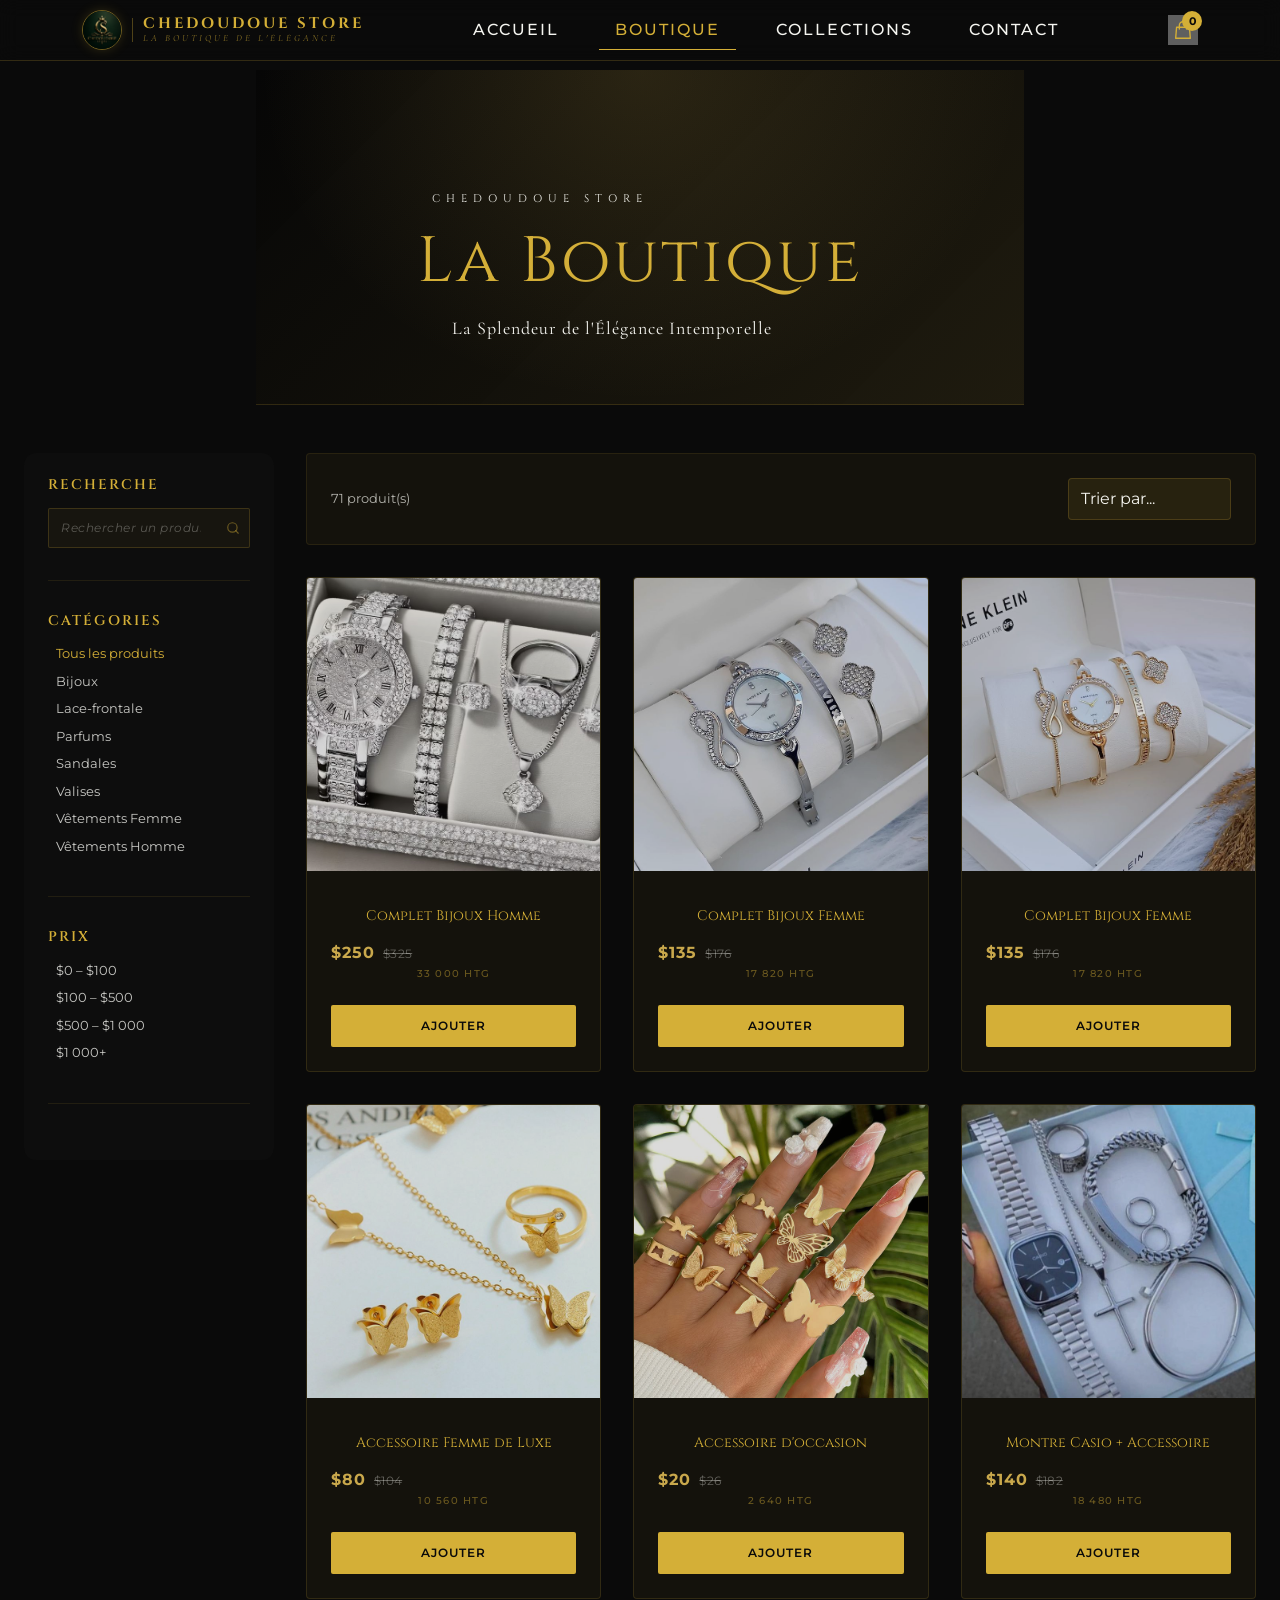
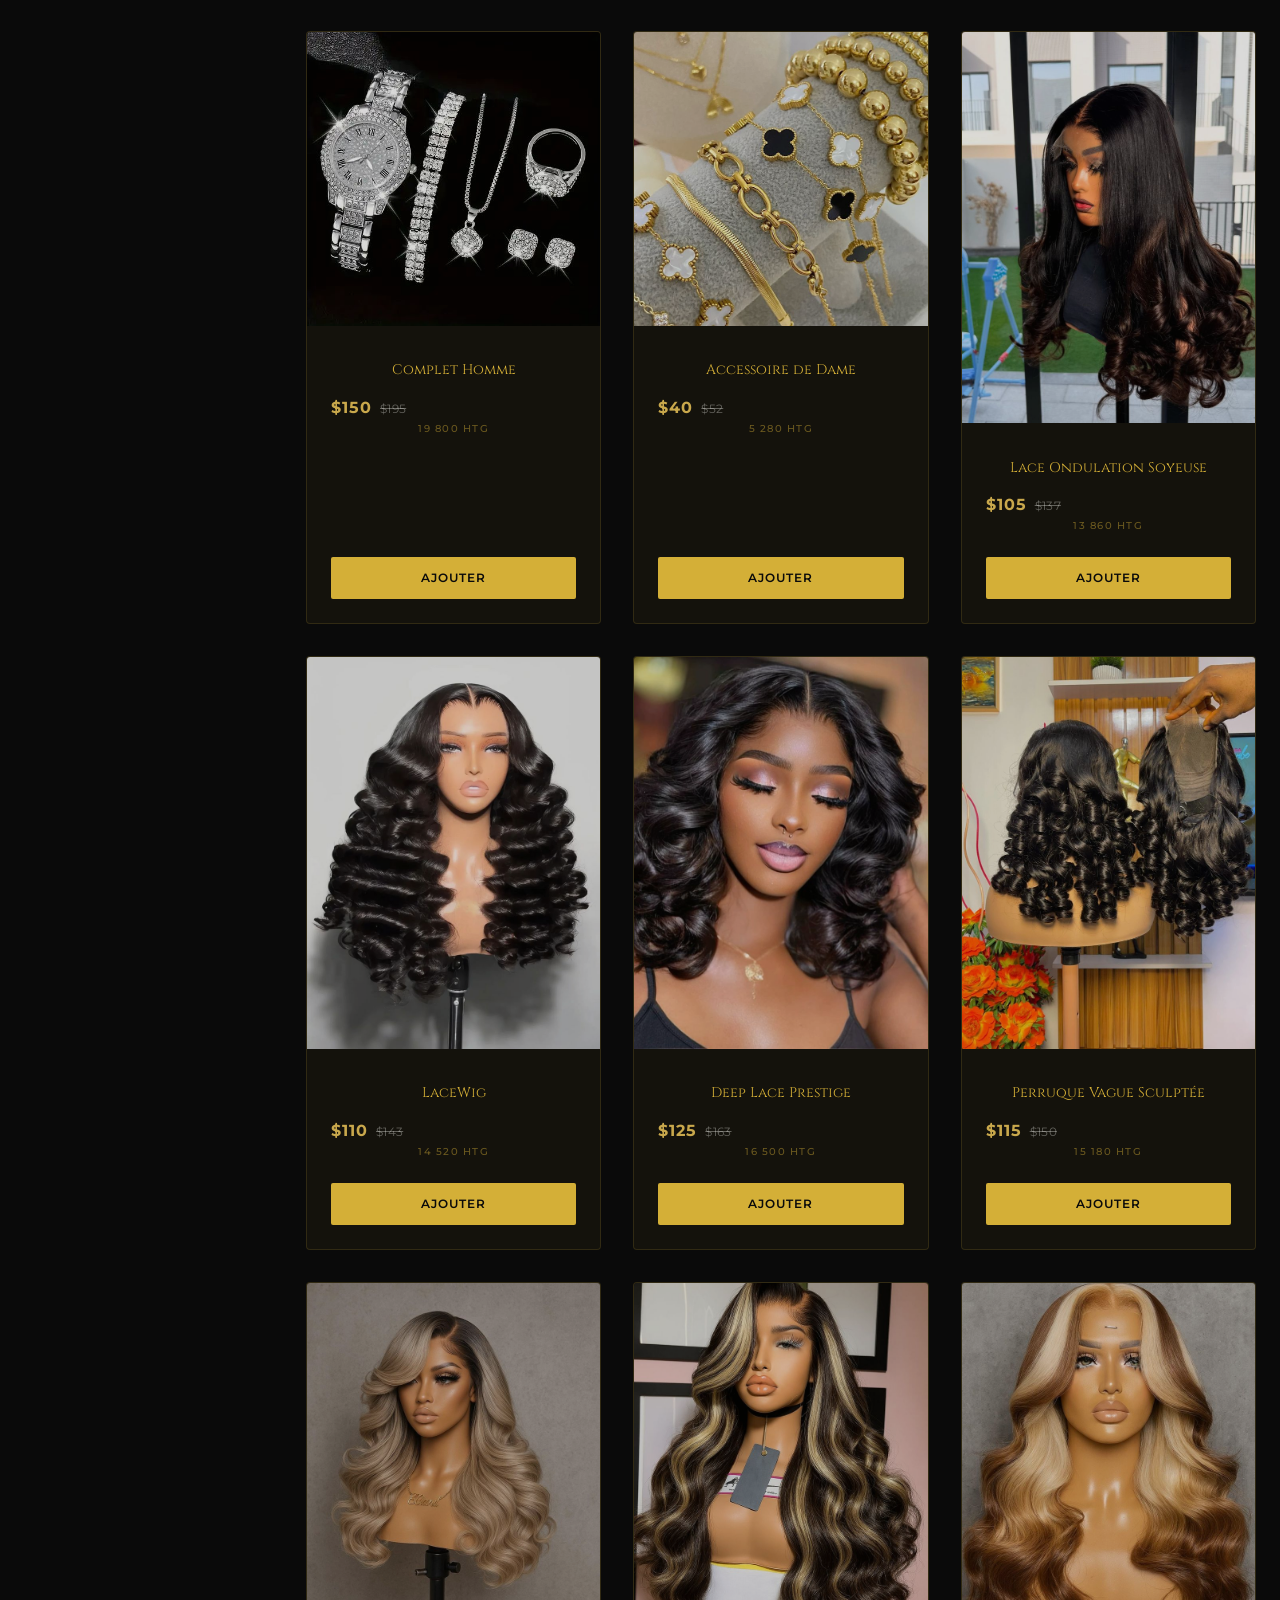
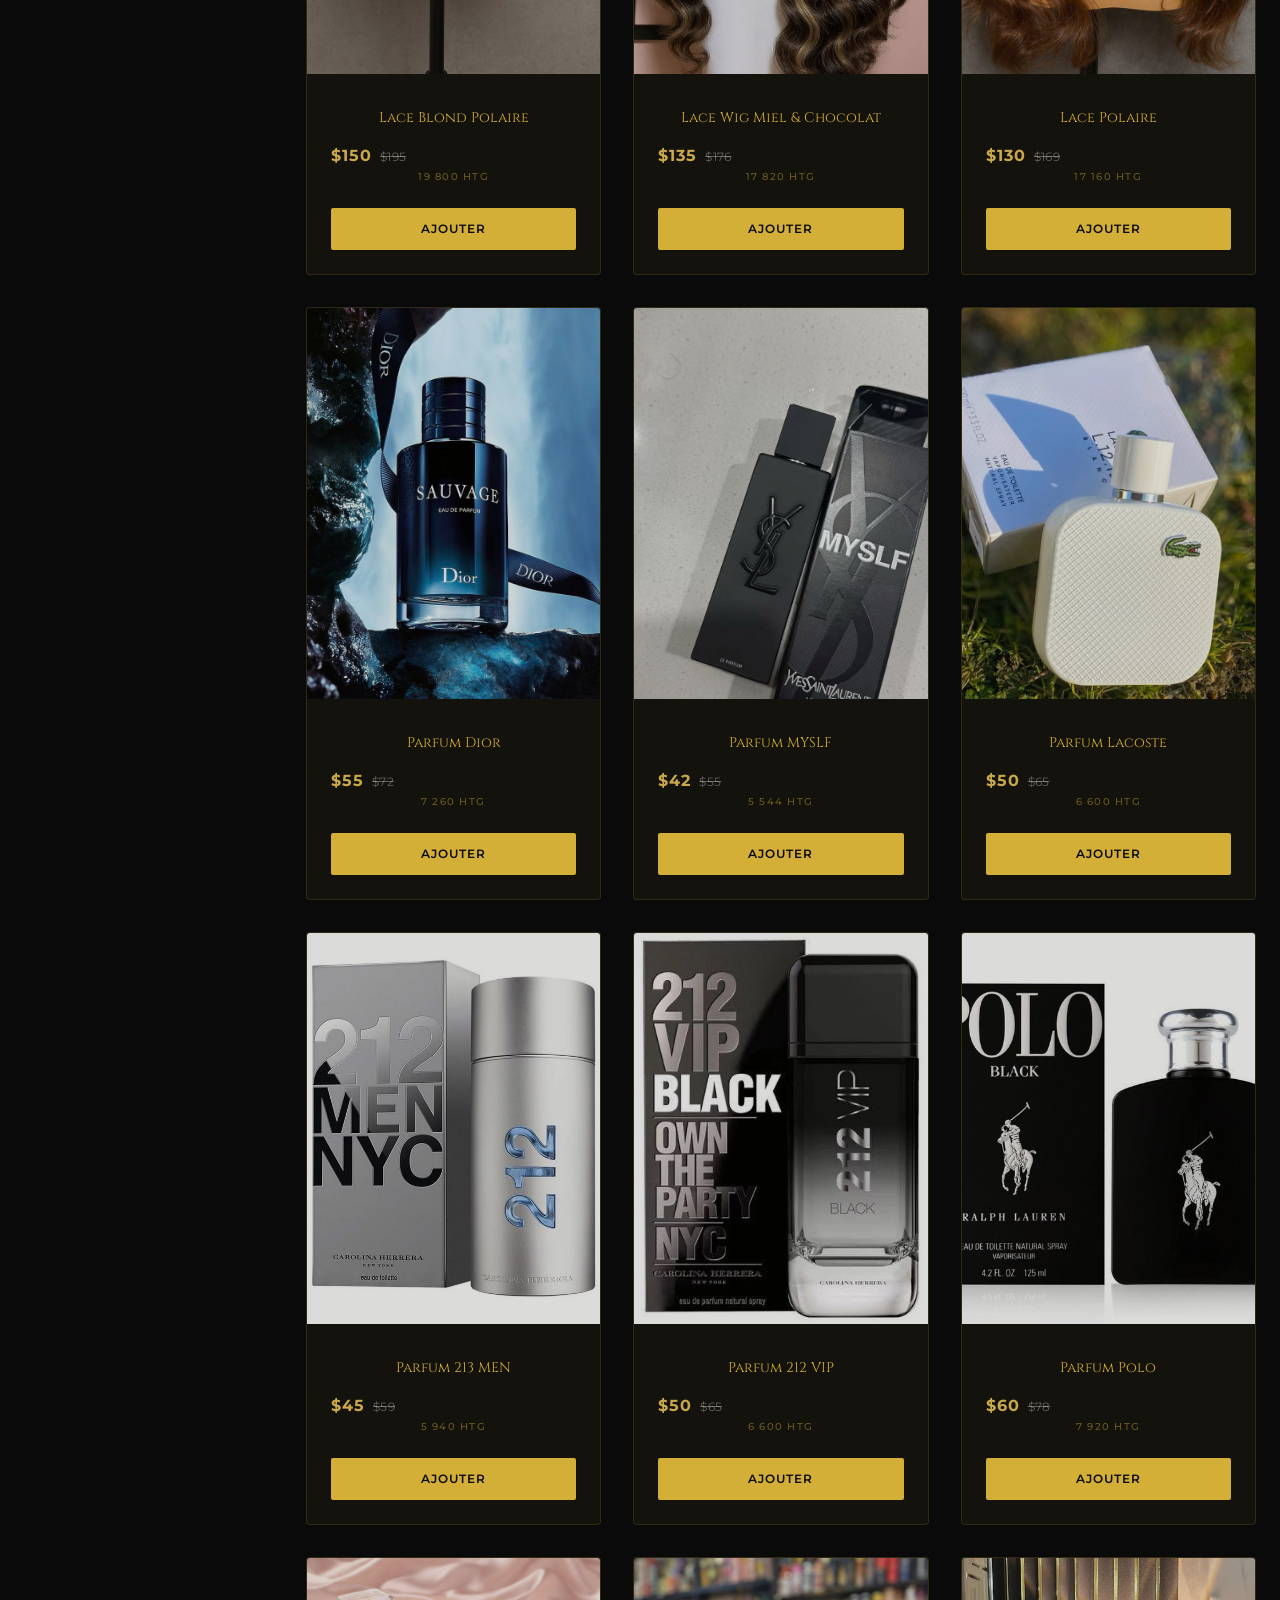
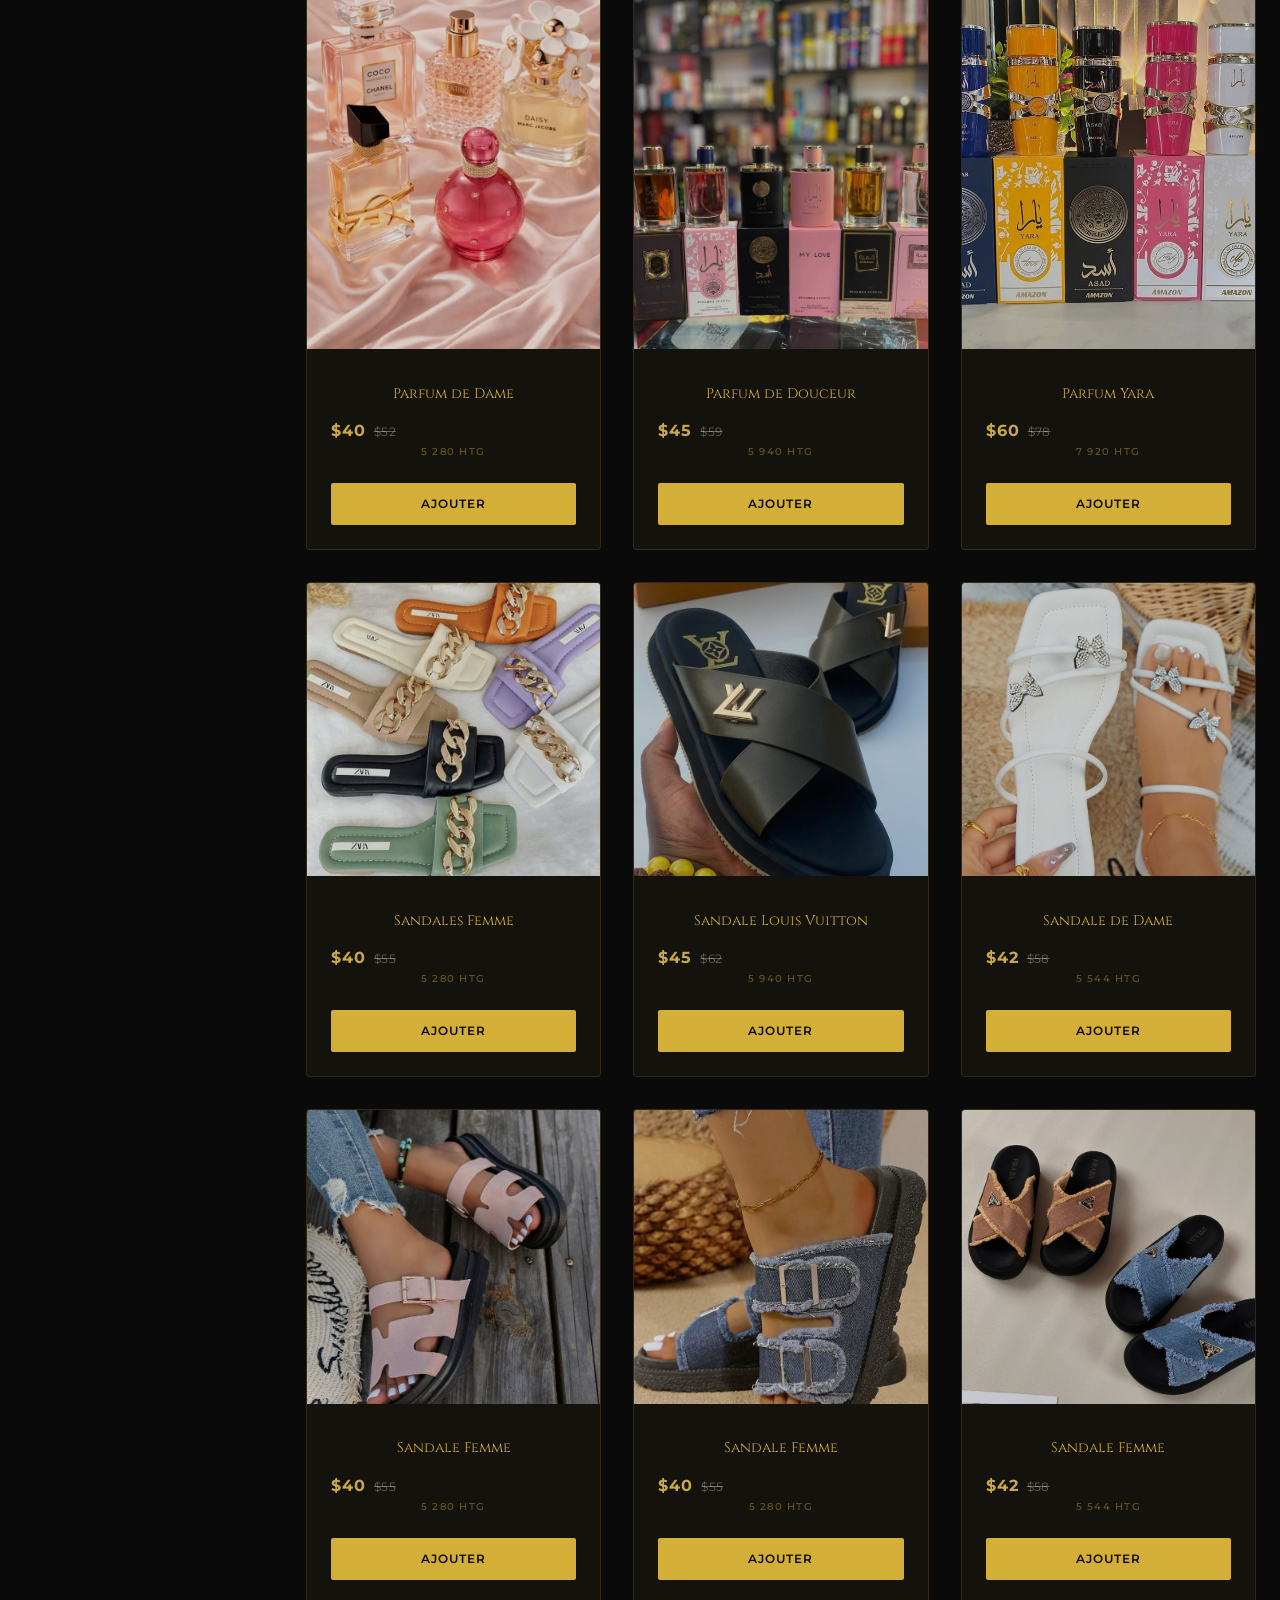
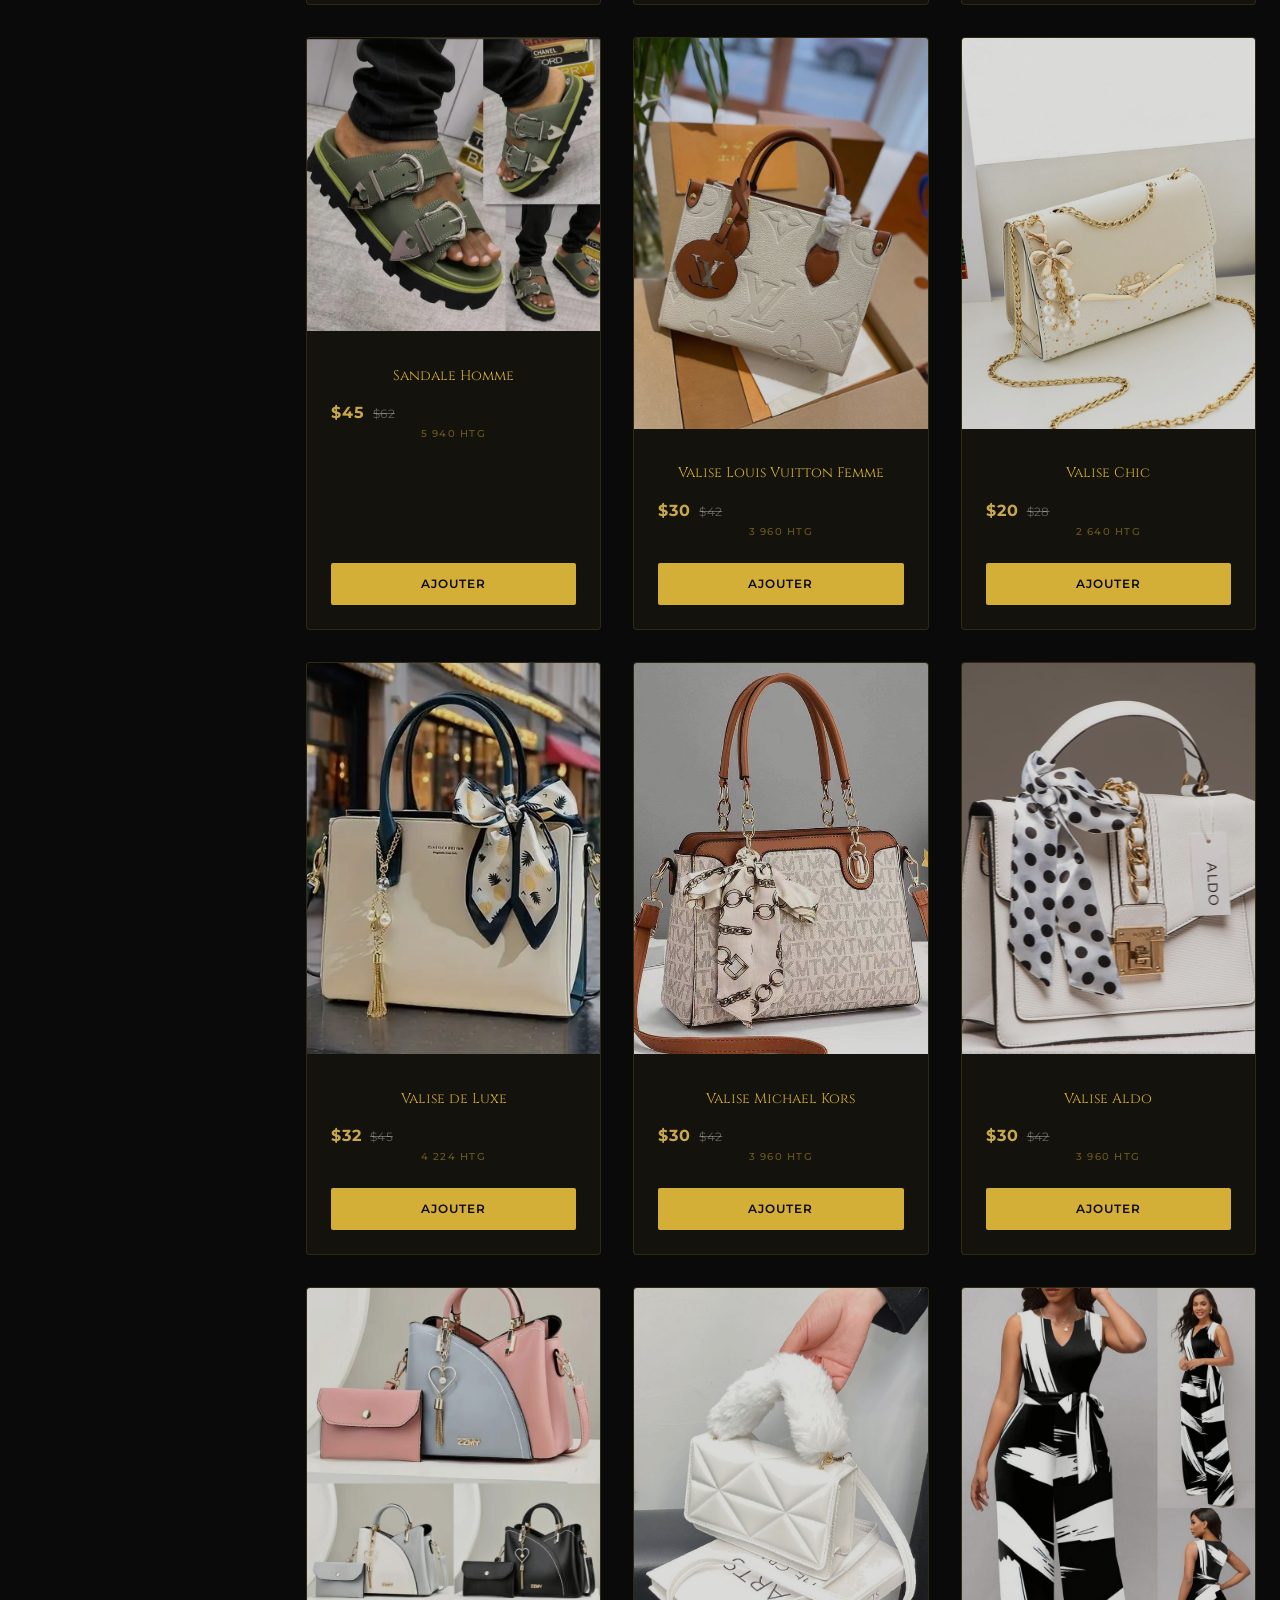
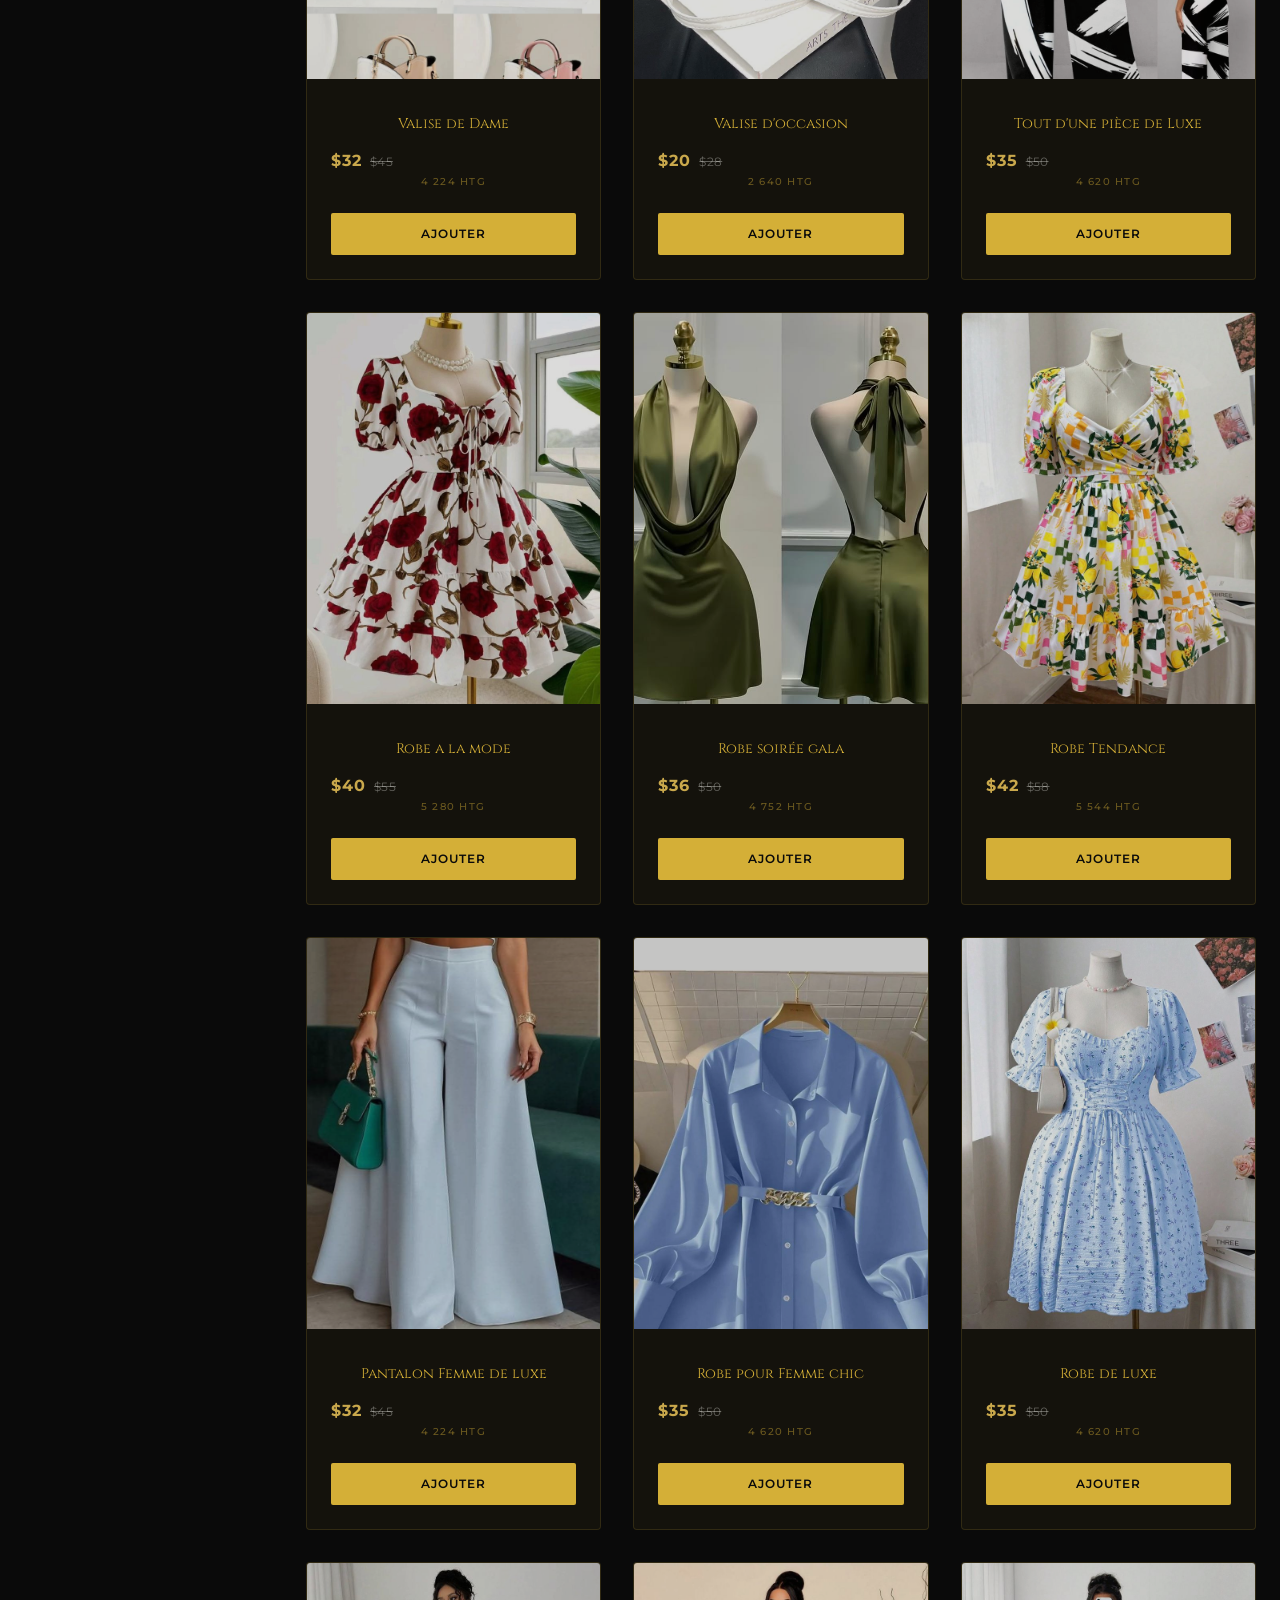
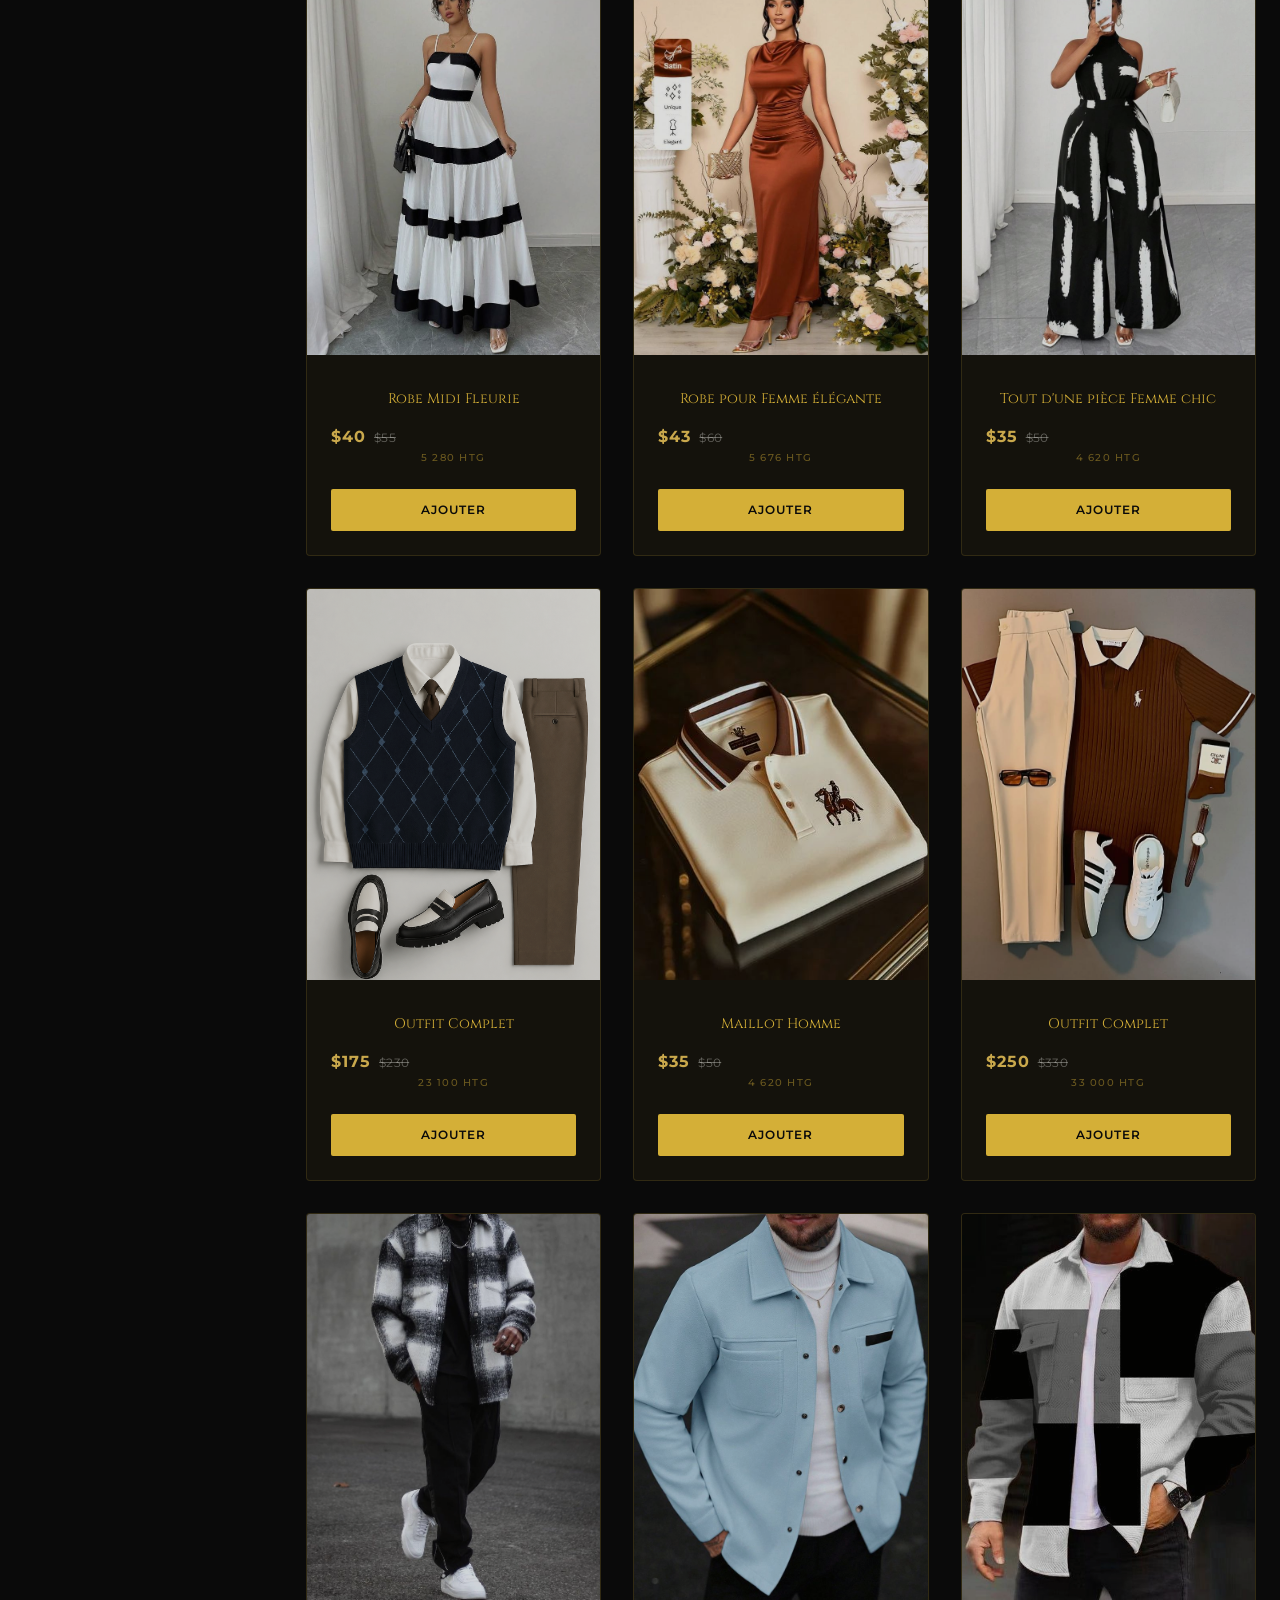
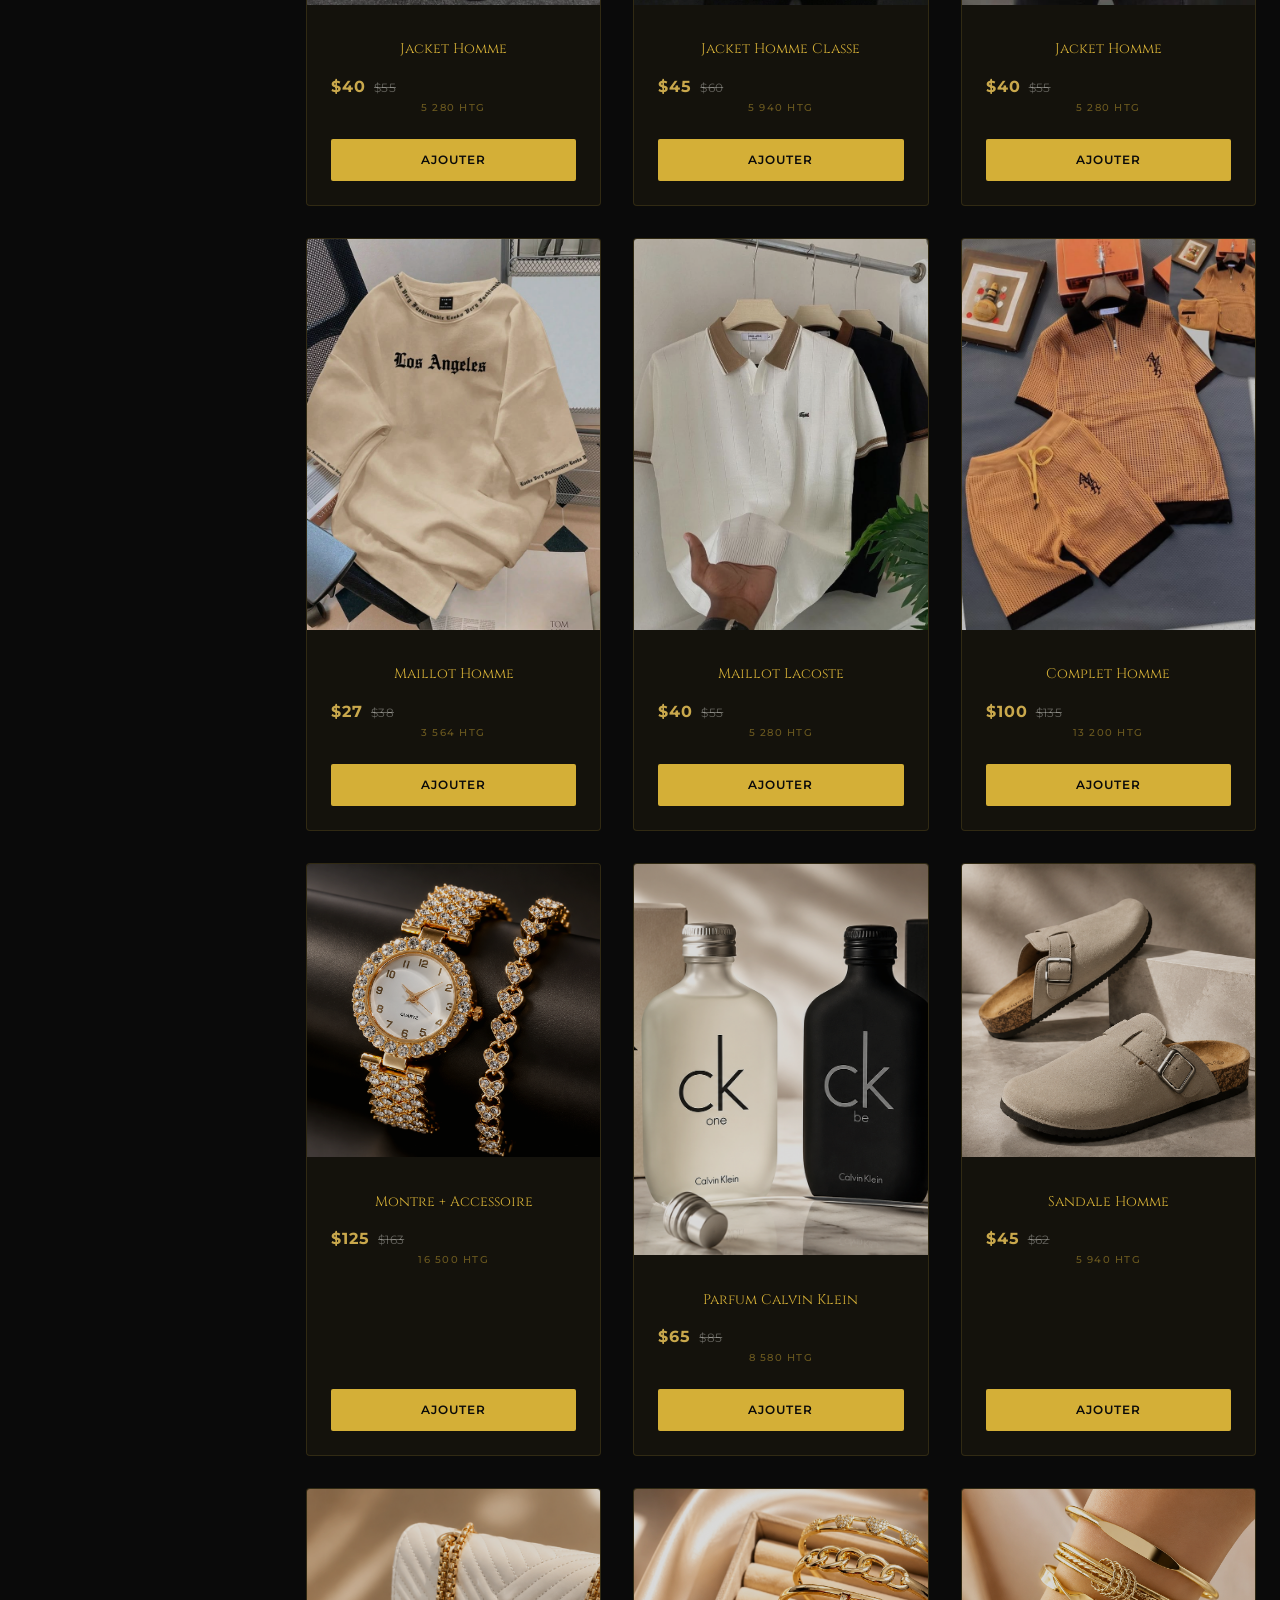
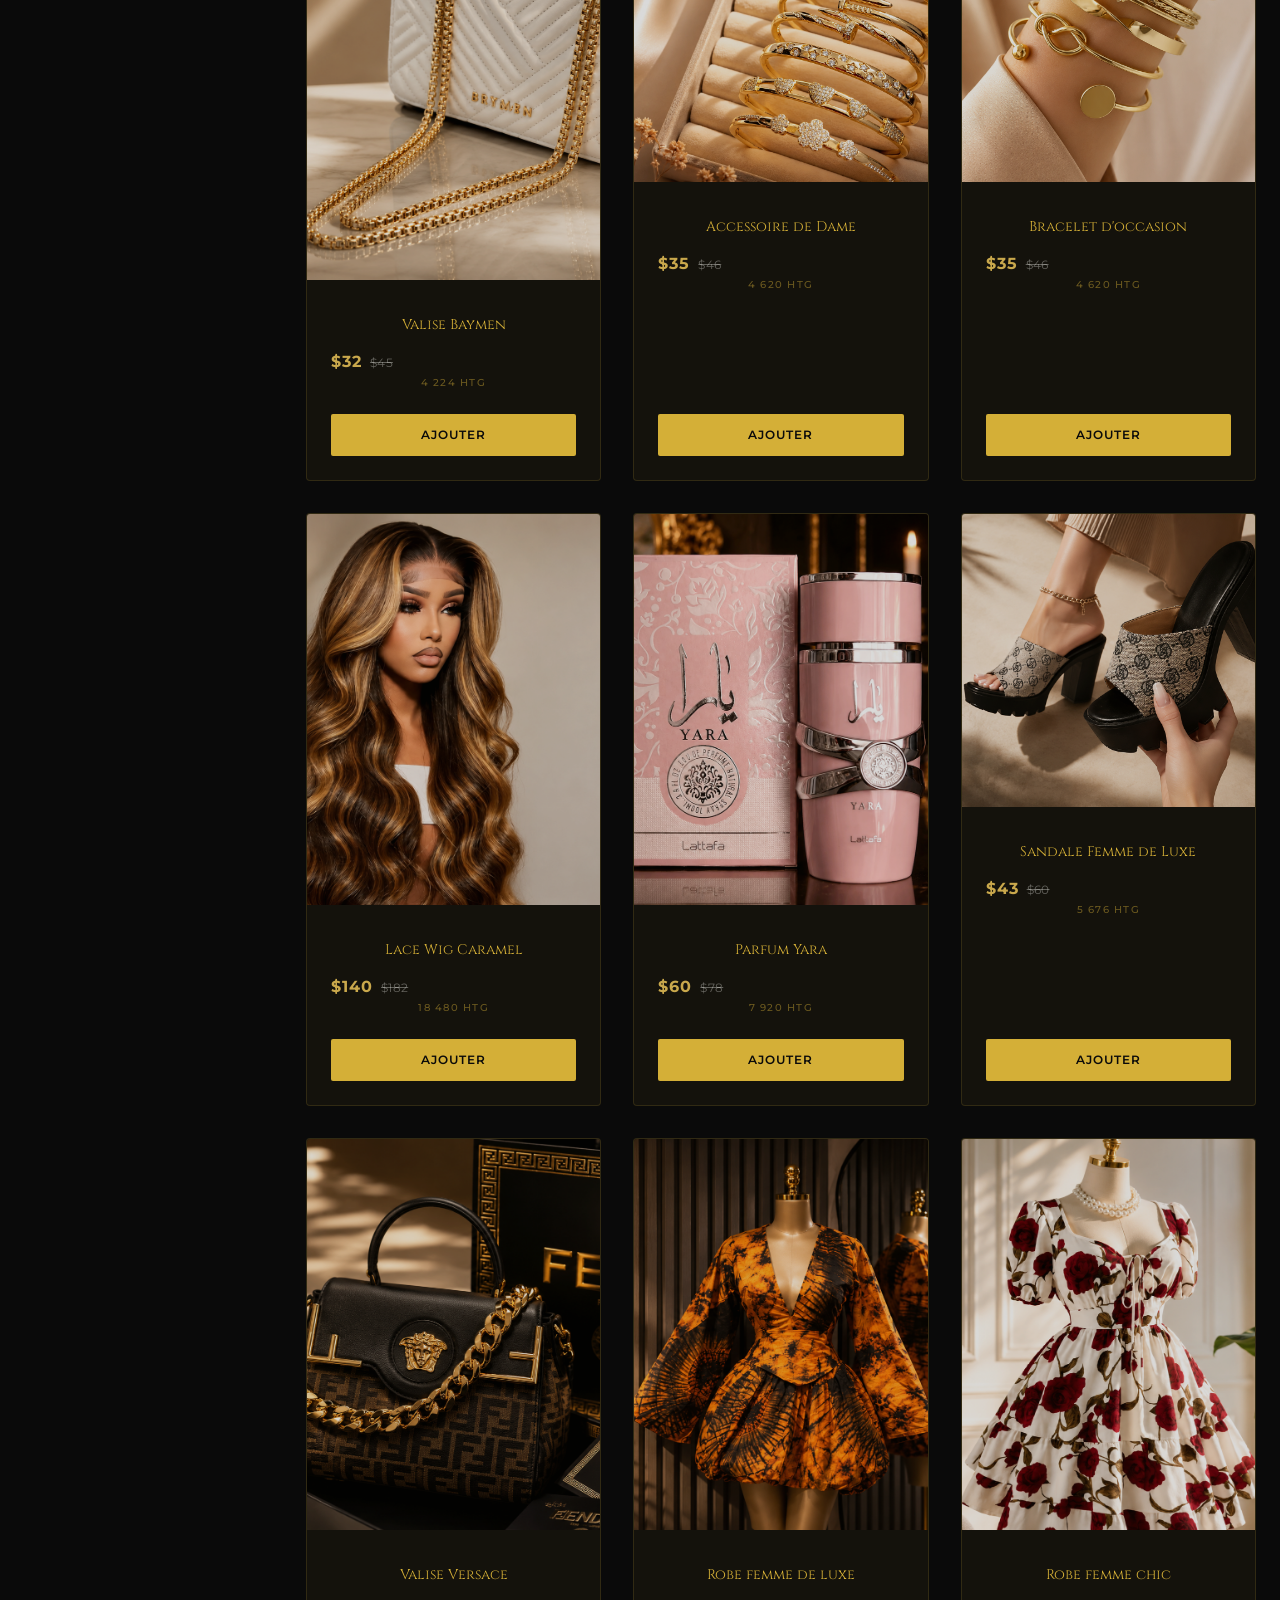
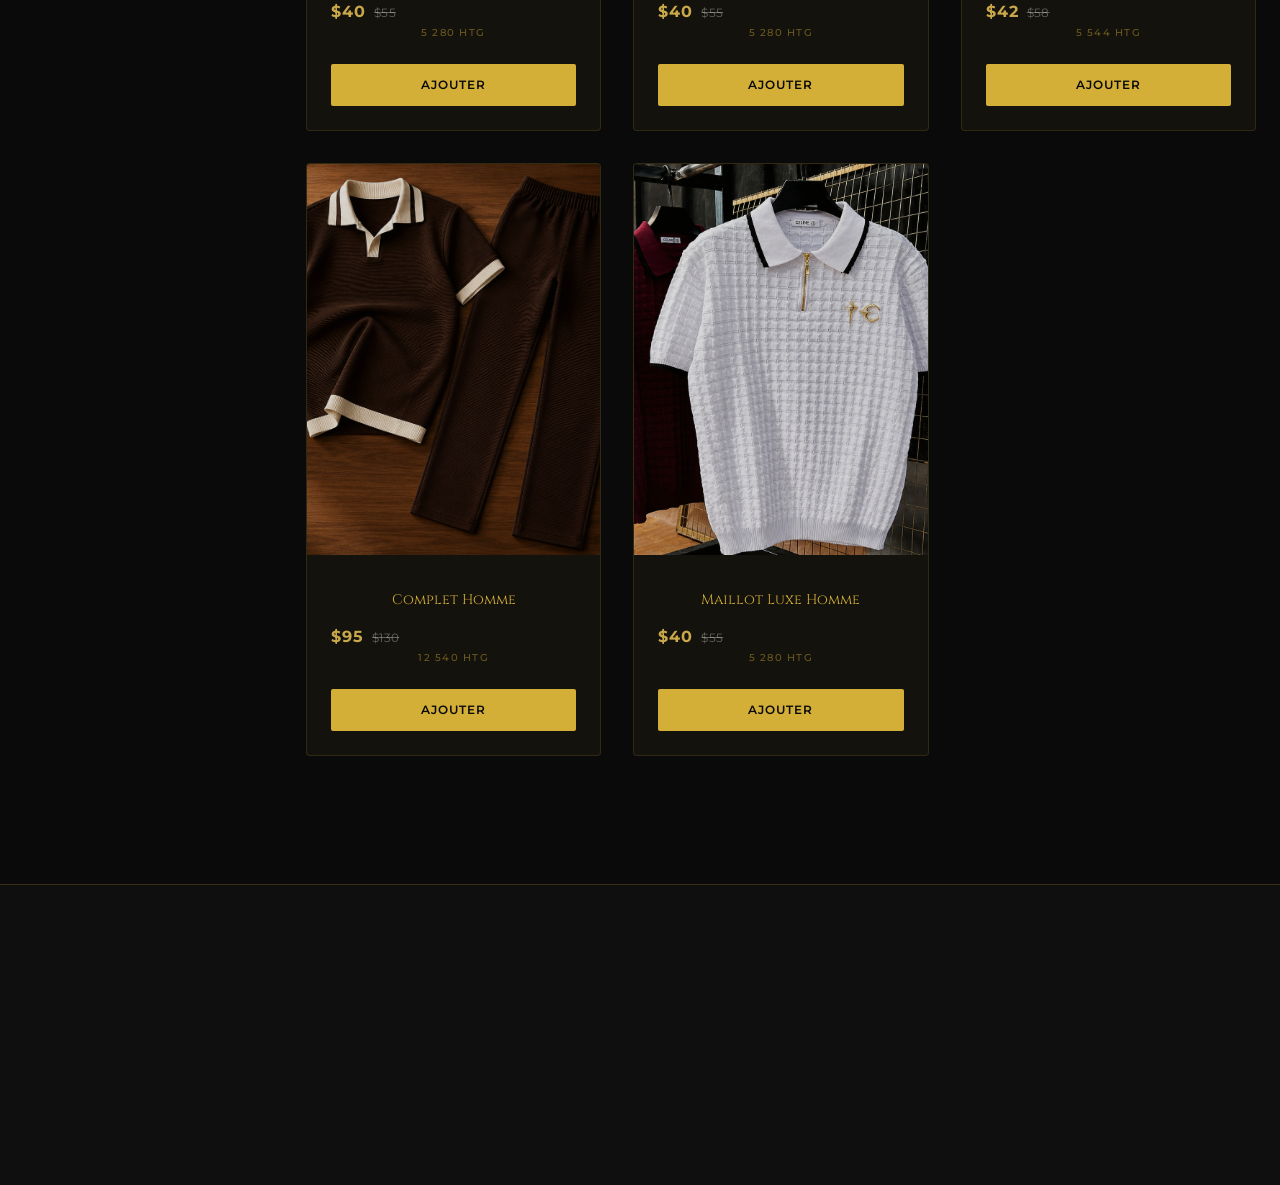
<file: pages/shop.html>
<!doctype html>
<html lang="fr">
  <head>
    <meta charset="UTF-8" />
    <meta name="viewport" content="width=device-width, initial-scale=1.0" />
    <title>Boutique | CHEDOUDOUE STORE - Luxe Français Premium</title>
    <link
      href="https://fonts.googleapis.com/css2?family=Cinzel:wght@400;600;700;900&family=Cormorant+Garamond:ital,wght@0,400;0,500;0,600;0,700;1,400&family=Montserrat:wght@300;400;500;600;700&display=swap"
      rel="stylesheet"
    />
    <link rel="stylesheet" href="../assets/css/theme.css" />
    <link rel="stylesheet" href="../assets/css/style.css" />
    <link rel="stylesheet" href="../assets/css/components.css" />
    <link rel="stylesheet" href="../assets/css/premium.css" />
    <link rel="stylesheet" href="../assets/css/animations.css" />
    <link rel="stylesheet" href="../assets/css/responsive.css" />
    <style>
      body {
        background: #0a0a0a;
        color: #f5f5f0;
        font-family: "Montserrat", sans-serif;
      }

      /* ===== NAVIGATION ===== */
      nav {
        position: fixed;
        top: 0;
        width: 100%;
        z-index: 1000;
        backdrop-filter: blur(10px);
        background: rgba(10, 10, 10, 0.7);
        border-bottom: 1px solid rgba(212, 175, 55, 0.2);
        transition: all 0.3s ease;
      }

      nav.scrolled {
        background: rgba(10, 10, 10, 0.95);
        border-bottom: 1px solid rgba(212, 175, 55, 0.3);
      }

      .nav-container {
        max-width: 1152px;
        margin: 0 auto;
        padding: 0 18px;
        display: flex;
        justify-content: space-between;
        align-items: center;
        height: 60px;
      }

      .nav-logo {
        display: flex;
        align-items: center;
        gap: 10px;
        text-decoration: none;
        transition: all 0.3s ease;
      }

      .nav-logo-img {
        height: 40px;
        width: 40px;
        object-fit: cover;
        border-radius: 50%;
        border: 1.5px solid rgba(212, 175, 55, 0.5);
        box-shadow: 0 0 12px rgba(212, 175, 55, 0.18);
        transition: all 0.3s ease;
        flex-shrink: 0;
      }

      .nav-logo:hover .nav-logo-img {
        border-color: #d4af37;
        box-shadow: 0 0 20px rgba(212, 175, 55, 0.4);
      }

      .nav-logo-separator {
        width: 1px;
        height: 24px;
        background: rgba(212, 175, 55, 0.35);
        flex-shrink: 0;
      }

      .nav-logo-brand {
        display: flex;
        flex-direction: column;
        gap: 3px;
      }

      .nav-logo-text {
        font-family: "Cinzel", serif;
        font-size: 15px;
        font-weight: 700;
        color: #d4af37;
        letter-spacing: 3px;
        line-height: 1;
        transition: all 0.3s ease;
      }

      .nav-logo:hover .nav-logo-text {
        color: #e8c84a;
        text-shadow: 0 0 18px rgba(212, 175, 55, 0.45);
      }

      .nav-logo-tagline {
        font-family: "Cormorant Garamond", serif;
        font-size: 9.5px;
        font-weight: 400;
        font-style: italic;
        color: rgba(212, 175, 55, 0.65);
        letter-spacing: 3px;
        text-transform: uppercase;
        line-height: 1;
      }

      .nav-links {
        display: flex;
        gap: var(--space-6);
        align-items: center;
      }

      .nav-link {
        font-family: "Montserrat", sans-serif;
        font-size: 12px;
        text-transform: uppercase;
        letter-spacing: 2px;
        color: #f5f5f0;
        text-decoration: none;
        transition: all 0.3s ease;
        position: relative;
        padding-bottom: 5px;
      }

      .nav-link::after {
        content: "";
        position: absolute;
        bottom: 0;
        left: 0;
        width: 0;
        height: 1px;
        background: #d4af37;
        transition: width 0.3s ease;
      }

      .nav-link:hover::after {
        width: 100%;
      }

      .nav-link:hover {
        color: #d4af37;
      }

      .nav-link.active {
        color: #d4af37;
      }

      .nav-link.active::after {
        width: 100%;
      }

      .nav-actions {
        display: flex;
        gap: var(--space-4);
        align-items: center;
      }

      .nav-cart {
        font-size: 20px;
        cursor: pointer;
        transition: all 0.3s ease;
        position: relative;
        text-decoration: none;
        color: #d4af37;
      }

      .nav-cart:hover {
        transform: scale(1.1);
      }

      .cart-badge {
        position: absolute;
        top: -8px;
        right: -8px;
        background: #d4af37;
        color: #0a0a0a;
        width: 20px;
        height: 20px;
        border-radius: 50%;
        display: flex;
        align-items: center;
        justify-content: center;
        font-size: 11px;
        font-weight: 700;
      }

      /* ===== PAGE HEADER ===== */
      .page-header {
        background: linear-gradient(
          135deg,
          rgba(0, 0, 0, 0.4) 0%,
          rgba(212, 175, 55, 0.1) 100%
        );
        padding: 120px var(--space-8) 60px;
        margin-top: 70px;
        text-align: center;
        border-bottom: 1px solid rgba(212, 175, 55, 0.2);
      }

      .page-title {
        font-family: "Cinzel", serif;
        font-size: clamp(2.5rem, 6vw, 4rem);
        color: #d4af37;
        margin-bottom: var(--space-4);
        letter-spacing: 3px;
      }

      .page-subtitle {
        font-family: "Cormorant Garamond", serif;
        font-size: 18px;
        color: rgba(245, 245, 240, 0.8);
        letter-spacing: 1px;
      }

      .page-brand-label {
        font-family: "Cinzel", serif;
        font-size: 11px;
        color: rgba(212, 175, 55, 0.65);
        letter-spacing: 6px;
        text-transform: uppercase;
        margin-bottom: 18px;
      }

      /* ===== FILTERS ===== */
      .shop-container {
        max-width: 1400px;
        margin: 0 auto;
        padding: var(--space-12) var(--space-6);
        display: grid;
        grid-template-columns: 250px 1fr;
        gap: var(--space-8);
      }

      .filters-sidebar {
        position: sticky;
        top: 90px;
        height: fit-content;
      }

      .filter-section {
        margin-bottom: var(--space-8);
        padding-bottom: var(--space-8);
        border-bottom: 1px solid rgba(212, 175, 55, 0.1);
      }

      .filter-title {
        font-family: "Cinzel", serif;
        color: #d4af37;
        margin-bottom: var(--space-4);
        font-size: 14px;
        font-weight: 600;
        letter-spacing: 2px;
      }

      .filter-option {
        display: flex;
        align-items: center;
        margin-bottom: var(--space-2);
      }

      .filter-option input {
        margin-right: var(--space-2);
        cursor: pointer;
        accent-color: #d4af37;
      }

      .filter-option label {
        cursor: pointer;
        font-size: 13px;
        color: rgba(245, 245, 240, 0.8);
        transition: all 0.3s ease;
      }

      .filter-option input:checked + label {
        color: #d4af37;
      }

      /* ===== SEARCH INPUT ===== */
      .search-input-wrapper {
        position: relative;
      }

      #search-input {
        width: 100%;
        padding: 10px 36px 10px 12px;
        background: rgba(212, 175, 55, 0.05);
        border: 1px solid rgba(212, 175, 55, 0.2);
        color: #f5f5f0;
        font-family: "Montserrat", sans-serif;
        font-size: 12px;
        letter-spacing: 0.5px;
        border-radius: 2px;
        transition: border-color 0.3s ease, background 0.3s ease;
        outline: none;
        box-sizing: border-box;
        -webkit-appearance: none;
      }

      #search-input::placeholder {
        color: rgba(245, 245, 240, 0.3);
        font-style: italic;
      }

      #search-input:focus {
        border-color: #d4af37;
        background: rgba(212, 175, 55, 0.08);
      }

      .search-input-icon {
        position: absolute;
        right: 10px;
        top: 50%;
        transform: translateY(-50%);
        color: rgba(212, 175, 55, 0.45);
        pointer-events: none;
      }

      .search-highlight {
        background: rgba(212, 175, 55, 0.22);
        color: #d4af37;
        border-radius: 2px;
        padding: 0 1px;
        font-style: normal;
      }

      /* ===== PRODUCTS GRID ===== */
      .products-section {
        display: flex;
        flex-direction: column;
        gap: var(--space-8);
      }

      .products-toolbar {
        display: flex;
        justify-content: space-between;
        align-items: center;
        padding: var(--space-6);
        background: rgba(212, 175, 55, 0.05);
        border: 1px solid rgba(212, 175, 55, 0.1);
        border-radius: 4px;
      }

      .products-count {
        font-size: 13px;
        color: rgba(245, 245, 240, 0.7);
      }

      .sort-select {
        padding: 8px 12px;
        background: rgba(212, 175, 55, 0.1);
        border: 1px solid rgba(212, 175, 55, 0.2);
        color: #f5f5f0;
        font-family: "Montserrat", sans-serif;
        border-radius: 4px;
        cursor: pointer;
        transition: all 0.3s ease;
      }

      .sort-select:hover {
        border-color: #d4af37;
      }

      .products-grid {
        display: grid;
        grid-template-columns: repeat(auto-fill, minmax(250px, 1fr));
        gap: var(--space-8);
      }

      .product-card {
        display: flex;
        flex-direction: column;
        background: rgba(212, 175, 55, 0.05);
        border: 1px solid rgba(212, 175, 55, 0.15);
        border-radius: 4px;
        overflow: hidden;
        transition: all 0.4s cubic-bezier(0.25, 0.46, 0.45, 0.94);
        cursor: pointer;
        position: relative;
      }

      .product-card:hover {
        border-color: #d4af37;
        transform: translateY(-8px);
        box-shadow: 0 20px 50px rgba(212, 175, 55, 0.2);
      }

      .product-image {
        position: relative;
        width: 100%;
        aspect-ratio: 1;
        height: auto;
        flex: 0 0 auto;
        overflow: hidden;
        background: #1a1a1a;
      }

      /* Portrait framing only for the Lace-Frontal catalog cards */
      .product-card[data-product-id^="beaute-"] .product-image {
        aspect-ratio: 3 / 4;
      }

      /* Portrait framing only for Parfums and Valises */
      .product-card[data-product-id^="parfum-"] .product-image,
      .product-card[data-product-id^="voyage-"] .product-image {
        aspect-ratio: 3 / 4;
      }

      /* Portrait framing only for Women's and Men's clothing */
      .product-card[data-product-id^="femme-"] .product-image,
      .product-card[data-product-id^="homme-"] .product-image {
        aspect-ratio: 3 / 4;
      }

      .product-image img {
        width: 100%;
        height: 100%;
        object-fit: cover;
        transition: transform 0.5s cubic-bezier(0.25, 0.46, 0.45, 0.94);
      }

      .product-card:hover .product-image img {
        transform: scale(1.05);
      }

      [data-product-id="beaute-05"] .product-image img {
        object-position: center 65%;
      }

      [data-product-id="beaute-06"] .product-image img {
        object-position: center 55%;
      }

      [data-product-id="beaute-07"] .product-image img {
        object-position: center 50%;
      }

      /* Fashion clothing: show face/upper body, not waist */
      [data-product-id^="femme"] .product-image img,
      [data-product-id^="homme"] .product-image img {
        object-position: center top;
      }

      .product-badge {
        display: none !important;
      }

      .product-info {
        flex: 1;
        display: flex;
        flex-direction: column;
        padding: var(--space-6);
        text-align: center;
      }

      .product-name {
        font-family: "Cinzel", serif;
        font-size: 14px;
        color: #d4af37;
        margin-bottom: var(--space-2);
        transition: all 0.3s ease;
        min-height: 40px;
        display: flex;
        align-items: center;
        justify-content: center;
      }

      .product-price { margin-bottom: var(--space-3); }

      .product-btn {
        width: 100%;
        padding: 12px;
        background: #d4af37;
        color: #0a0a0a;
        border: none;
        font-family: "Montserrat", sans-serif;
        font-size: 12px;
        font-weight: 600;
        letter-spacing: 1px;
        text-transform: uppercase;
        cursor: pointer;
        transition: all 0.3s ease;
        margin-top: auto;
        border-radius: 2px;
      }

      .product-btn:hover {
        background: #f5f5f0;
        color: #0a0a0a;
        transform: translateY(-2px);
      }

      /* ===== FOOTER ===== */
      footer {
        background: #0f0f0f;
        border-top: 1px solid rgba(212, 175, 55, 0.2);
        padding: var(--space-12) var(--space-8);
        margin-top: var(--space-20);
      }

      .footer-content {
        max-width: 1400px;
        margin: 0 auto;
        display: grid;
        grid-template-columns: repeat(auto-fit, minmax(250px, 1fr));
        gap: var(--space-8);
        margin-bottom: var(--space-8);
      }

      .footer-section h4 {
        font-family: "Cinzel", serif;
        color: #d4af37;
        margin-bottom: var(--space-4);
        letter-spacing: 2px;
      }

      .footer-section a {
        display: block;
        color: rgba(245, 245, 240, 0.7);
        text-decoration: none;
        margin-bottom: var(--space-2);
        font-size: 13px;
        transition: all 0.3s ease;
      }

      .footer-section a:hover {
        color: #d4af37;
        margin-left: 5px;
      }

      .footer-bottom {
        text-align: center;
        border-top: 1px solid rgba(212, 175, 55, 0.1);
        padding-top: var(--space-6);
        color: rgba(245, 245, 240, 0.5);
        font-size: 13px;
      }

      /* ===== RESPONSIVE ===== */
      @media (max-width: 768px) {
        .shop-container {
          grid-template-columns: 1fr;
        }

        .filters-sidebar {
          position: static;
        }

        .products-grid {
          grid-template-columns: repeat(auto-fill, minmax(200px, 1fr));
        }

        .page-header {
          padding: 100px var(--space-4) 40px;
        }

        .page-title {
          font-size: 2rem;
        }

        .nav-logo-img {
          height: 40px;
          width: 40px;
        }

        .nav-logo-text {
          font-size: 14px;
        }

        .nav-logo-tagline {
          display: none;
        }
      }

      @media (max-width: 480px) {
        .nav-links {
          display: none;
        }

        .products-grid {
          grid-template-columns: repeat(auto-fill, minmax(150px, 1fr));
          gap: var(--space-4);
        }

        .shop-container {
          padding: var(--space-6) var(--space-4);
        }

        .nav-logo-img {
          height: 36px;
          width: 36px;
        }

        .nav-logo-text {
          font-size: 13px;
          letter-spacing: 2px;
        }

        .nav-logo-separator {
          display: none;
        }

        .nav-logo-tagline {
          display: none;
        }

        .nav-logo {
          gap: 8px;
        }
      }
    </style>
  </head>
  <body>
    <!-- ===== NAVIGATION ===== -->
    <nav id="navbar">
      <div class="nav-container">
        <a href="../index.html" class="nav-logo">
          <img
            src="../assets/logo/logo.jpg"
            alt="Chedoudoue Store"
            class="nav-logo-img"
          />
          <div class="nav-logo-separator"></div>
          <div class="nav-logo-brand">
            <span class="nav-logo-text">CHEDOUDOUE STORE</span>
            <span class="nav-logo-tagline">La Boutique de L'élégance</span>
          </div>
        </a>
        <div class="nav-links">
          <a href="../index.html" class="nav-link">Accueil</a>
          <a href="shop.html" class="nav-link active">Boutique</a>
          <a href="collections.html" class="nav-link">Collections</a>
          <a href="contact.html" class="nav-link">Contact</a>
        </div>
        <button class="nav-burger" id="nav-burger" aria-label="Menu" aria-expanded="false">
          <span></span><span></span><span></span>
        </button>
        <div class="nav-actions">
          <a href="cart.html" class="nav-cart" title="Panier">
            <svg xmlns="http://www.w3.org/2000/svg" viewBox="0 0 24 24" width="22" height="22" fill="none" stroke="currentColor" stroke-width="1.5" stroke-linecap="round" stroke-linejoin="round" aria-hidden="true"><path d="M16 11V7a4 4 0 0 0-8 0v4"/><path d="M5 9h14l1 12H4L5 9z"/></svg>
            <span class="cart-badge" id="cart-count">0</span>
          </a>
        </div>
      </div>
      <div class="nav-mobile-menu" id="nav-mobile-menu">
        <a href="../index.html" class="nav-mobile-link">Accueil</a>
        <a href="shop.html" class="nav-mobile-link active">Boutique</a>
        <a href="collections.html" class="nav-mobile-link">Collections</a>
        <a href="contact.html" class="nav-mobile-link">Contact</a>
      </div>
    </nav>

    <!-- ===== PAGE HEADER ===== -->
    <section class="page-header">
      <p class="page-brand-label">Chedoudoue Store</p>
      <h1 class="page-title">La Boutique</h1>
      <p class="page-subtitle">La Splendeur de l'Élégance Intemporelle</p>
    </section>

    <!-- ===== CONTENU PRINCIPAL ===== -->
    <div class="shop-container">
      <!-- FILTRES -->
      <aside class="filters-sidebar">

        <div class="filter-section">
          <h3 class="filter-title">Recherche</h3>
          <div class="search-input-wrapper">
            <input
              type="search"
              id="search-input"
              placeholder="Rechercher un produit..."
              autocomplete="off"
              spellcheck="false"
              aria-label="Rechercher un produit"
            />
            <svg class="search-input-icon" width="14" height="14" viewBox="0 0 24 24" fill="none" stroke="currentColor" stroke-width="2" stroke-linecap="round" stroke-linejoin="round" aria-hidden="true">
              <circle cx="11" cy="11" r="8"/><line x1="21" y1="21" x2="16.65" y2="16.65"/>
            </svg>
          </div>
        </div>

        <div class="filter-section">
          <h3 class="filter-title">Catégories</h3>
          <div class="filter-option">
            <input
              type="radio"
              id="cat-all"
              name="category"
              value="all"
              checked
            />
            <label for="cat-all">Tous les produits</label>
          </div>
          <div class="filter-option">
            <input
              type="radio"
              id="cat-bijoux"
              name="category"
              value="bijoux"
            />
            <label for="cat-bijoux">Bijoux</label>
          </div>
          <div class="filter-option">
            <input
              type="radio"
              id="cat-beaute"
              name="category"
              value="beaute"
            />
            <label for="cat-beaute">Lace-frontale</label>
          </div>
          <div class="filter-option">
            <input
              type="radio"
              id="cat-parfums"
              name="category"
              value="parfums"
            />
            <label for="cat-parfums">Parfums</label>
          </div>
          <div class="filter-option">
            <input
              type="radio"
              id="cat-sandales"
              name="category"
              value="sandales"
            />
            <label for="cat-sandales">Sandales</label>
          </div>
          <div class="filter-option">
            <input
              type="radio"
              id="cat-voyage"
              name="category"
              value="voyage"
            />
            <label for="cat-voyage">Valises</label>
          </div>
          <div class="filter-option">
            <input type="radio" id="cat-femme" name="category" value="femme" />
            <label for="cat-femme">Vêtements Femme</label>
          </div>
          <div class="filter-option">
            <input type="radio" id="cat-homme" name="category" value="homme" />
            <label for="cat-homme">Vêtements Homme</label>
          </div>
        </div>

        <div class="filter-section">
          <h3 class="filter-title">Prix</h3>
          <div class="filter-option">
            <input
              type="checkbox"
              id="price-0-100"
              class="price-filter"
              value="0-100"
            />
            <label for="price-0-100">$0 – $100</label>
          </div>
          <div class="filter-option">
            <input
              type="checkbox"
              id="price-100-500"
              class="price-filter"
              value="100-500"
            />
            <label for="price-100-500">$100 – $500</label>
          </div>
          <div class="filter-option">
            <input
              type="checkbox"
              id="price-500-1000"
              class="price-filter"
              value="500-1000"
            />
            <label for="price-500-1000">$500 – $1 000</label>
          </div>
          <div class="filter-option">
            <input
              type="checkbox"
              id="price-1000"
              class="price-filter"
              value="1000+"
            />
            <label for="price-1000">$1 000+</label>
          </div>
        </div>

      </aside>

      <!-- PRODUITS -->
      <section class="products-section">
        <div class="products-toolbar">
          <span class="products-count">
            <span id="product-count">0</span> produit(s)
          </span>
          <select class="sort-select" id="sort-select">
            <option value="default">Trier par...</option>
            <option value="price-asc">Prix (croissant)</option>
            <option value="price-desc">Prix (décroissant)</option>
            <option value="newest">Plus récent</option>
            <option value="rating">Meilleure note</option>
          </select>
        </div>

        <div class="products-grid" id="products-grid">
          <!-- Produits chargés dynamiquement -->
        </div>
      </section>
    </div>

    <!-- ===== FOOTER ===== -->
    <footer>
      <div class="footer-content">
        <div class="footer-section">
          <h4>CHEDOUDOUE</h4>
          <p style="color: rgba(245, 245, 240, 0.6); font-size: 13px">
            La splendeur de l'élégance intemporelle. Depuis 2016, nous créons
            les plus beaux objets de luxe.
          </p>
        </div>
        <div class="footer-section">
          <h4>Boutique</h4>
          <a href="shop.html">Tous les Produits</a>
          <a href="#bijoux">Bijoux</a>
          <a href="#parfums">Parfums</a>
        </div>
        <div class="footer-section">
          <h4>Support</h4>
          <a href="contact.html">Contact</a>
          <a href="livraison-retours.html">Livraison &amp; Retours</a>
        </div>
        <div class="footer-section">
          <h4>Entreprise</h4>
          <a href="a-propos.html">À Propos</a>
          <a href="politique-confidentialite.html">Politique de Confidentialité</a>
          <a href="mentions-legales.html">Mentions Légales</a>
        </div>
      </div>
      <div class="footer-bottom">
        <p>
          &copy; 2026 CHEDOUDOUE STORE. Tous droits réservés.
          <span style="color: #d4af37">✨</span>
        </p>
      </div>
    </footer>

    <!-- ===== SCRIPTS ===== -->
    <script src="../assets/js/currency.js"></script>
    <script src="../assets/js/products.js"></script>
    <script src="../assets/js/storage.js"></script>
    <script src="../assets/js/cart.js"></script>
    <script src="../assets/js/favorites.js"></script>
    <script src="../assets/js/search.js"></script>
    <script src="../assets/js/animations.js"></script>
    <script>
      let currentFilters = {
        category: "all",
        minPrice: 0,
        maxPrice: Infinity,
        sort: "default",
        search: "",
      };

      // Navbar scroll effect
      window.addEventListener("scroll", () => {
        const navbar = document.getElementById("navbar");
        if (window.scrollY > 50) {
          navbar.classList.add("scrolled");
        } else {
          navbar.classList.remove("scrolled");
        }
      });

      // Charger les produits
      async function initShop() {
        await loadProducts();

        // Appliquer le filtre catégorie depuis l'URL (?category=bijoux, etc.)
        const urlParams = new URLSearchParams(window.location.search);
        const categoryParam = urlParams.get("category");
        if (categoryParam) {
          currentFilters.category = categoryParam;
          const radio = document.querySelector(
            `input[name="category"][value="${categoryParam}"]`,
          );
          if (radio) radio.checked = true;
        }

        displayProducts();
        attachFilterListeners();
        updateCartCount();
      }

      function displayProducts() {
        let filtered = products;

        // Filtre catégorie
        if (currentFilters.category !== "all") {
          filtered = filtered.filter(
            (p) => p.category === currentFilters.category,
          );
        }

        // Filtre prix
        filtered = filtered.filter(
          (p) =>
            p.price >= currentFilters.minPrice &&
            p.price <= currentFilters.maxPrice,
        );

        // Filtre recherche (délégué à ProductSearch)
        if (currentFilters.search) {
          filtered = ProductSearch.filter(filtered, currentFilters.search);
        }

        // Tri
        if (currentFilters.sort === "price-asc") {
          filtered.sort((a, b) => a.price - b.price);
        } else if (currentFilters.sort === "price-desc") {
          filtered.sort((a, b) => b.price - a.price);
        } else if (currentFilters.sort === "newest") {
          filtered.sort((a, b) => (b.new ? 1 : 0) - (a.new ? 1 : 0));
        } else if (currentFilters.sort === "rating") {
          filtered.sort((a, b) => b.rating - a.rating);
        }

        // Afficher
        const grid = document.getElementById("products-grid");

        if (filtered.length === 0) {
          const msg = currentFilters.search
            ? `Aucun résultat pour &ldquo;${currentFilters.search}&rdquo;`
            : 'Aucun produit dans cette sélection';
          grid.innerHTML = `
            <div style="grid-column:1/-1;text-align:center;padding:64px 24px;">
              <p style="font-family:'Cinzel',serif;color:#d4af37;font-size:15px;letter-spacing:2px;margin-bottom:12px;">Aucun produit trouvé</p>
              <p style="font-family:'Cormorant Garamond',serif;font-style:italic;color:rgba(245,245,240,0.45);font-size:15px;">${msg}</p>
            </div>`;
          document.getElementById("product-count").textContent = 0;
          return;
        }

        grid.innerHTML = filtered.map((p) => createProductCardHTML(p, currentFilters.search)).join("");
        document.getElementById("product-count").textContent = filtered.length;
        AnimationSystem.staggerCards(grid);
        attachProductButtons();
      }

      function createProductCardHTML(product, searchQuery) {
        const categoryFolder = getImageFolder(product);
        const discount = product.original_price
          ? Math.round(
              ((product.original_price - product.price) /
                product.original_price) *
                100,
            )
          : 0;
        const displayName = searchQuery
          ? ProductSearch.highlight(product.name, searchQuery)
          : product.name;

        return `
                <div class="product-card" data-product-id="${product.id}" onclick="window.location.href='produits.html?id=${product.id}'">
                    <div class="product-image">
                        <img src="../assets/images/${categoryFolder}/${product.image}" alt="${product.name}" loading="lazy" ${['beaute', 'parfums', 'voyage', 'femme', 'homme'].includes(product.category) ? `style="object-fit: ${product.image_fit === 'contain' ? 'contain' : 'cover'}; object-position: ${product.image_position || (['femme', 'homme'].includes(product.category) ? 'center top' : 'center')};"` : ""}>
                        ${discount > 0 ? `<div class="product-badge">-${discount}%</div>` : ""}
                        ${product.new ? `<div class="product-badge" style="left: 12px;">NOUVEAU</div>` : ""}
                    </div>
                    <div class="product-info">
                        <div class="product-name">${displayName}</div>
                        <div class="product-price">
                            ${CURRENCY.block(product.price, product.original_price || null)}
                        </div>
                        <button class="product-btn" data-id="${product.id}" onclick="event.stopPropagation(); addProductToCart(this)">
                            Ajouter
                        </button>
                    </div>
                </div>
            `;
      }

      function attachFilterListeners() {
        // Catégories
        document.querySelectorAll('input[name="category"]').forEach((radio) => {
          radio.addEventListener("change", (e) => {
            currentFilters.category = e.target.value;
            displayProducts();
          });
        });

        // Prix
        document.querySelectorAll(".price-filter").forEach((checkbox) => {
          checkbox.addEventListener("change", () => {
            let minPrice = 0,
              maxPrice = Infinity;
            const checked = document.querySelector(".price-filter:checked");
            if (checked) {
              const value = checked.value;
              if (value === "0-100") {
                minPrice = 0;
                maxPrice = 100;
              } else if (value === "100-500") {
                minPrice = 100;
                maxPrice = 500;
              } else if (value === "500-1000") {
                minPrice = 500;
                maxPrice = 1000;
              } else if (value === "1000+") {
                minPrice = 1000;
              }
            }
            currentFilters.minPrice = minPrice;
            currentFilters.maxPrice = maxPrice;
            displayProducts();
          });
        });

        // Tri
        document
          .getElementById("sort-select")
          .addEventListener("change", (e) => {
            currentFilters.sort = e.target.value;
            displayProducts();
          });

        // Recherche
        const searchInput = document.getElementById("search-input");
        if (searchInput) {
          searchInput.addEventListener("input", (e) => {
            currentFilters.search = e.target.value || "";
            displayProducts();
          });
          // Support touche Échap pour vider la recherche
          searchInput.addEventListener("keydown", (e) => {
            if (e.key === "Escape") {
              searchInput.value = "";
              currentFilters.search = "";
              displayProducts();
            }
          });
        }
      }

      function attachProductButtons() {
        document.querySelectorAll(".product-btn").forEach((btn) => {
          btn.addEventListener("click", function (e) {
            e.stopPropagation();
            const id = this.getAttribute("data-id");
            const product = getProductById(id);
            if (product) {
              cart.addItem(product);
              updateCartCount();
              showNotification(`${product.name} ajouté au panier`);
            }
          });
        });
      }

      function updateCartCount() {
        const count = cart.getCartItems().length;
        document.getElementById("cart-count").textContent = count;
      }

      function showNotification(message) {
        const notif = document.createElement("div");
        notif.style.cssText = `
                position: fixed;
                top: 80px;
                right: 20px;
                background: #D4AF37;
                color: #0a0a0a;
                padding: 12px 24px;
                border-radius: 4px;
                font-weight: 600;
                z-index: 9999;
                animation: slideInLeft 0.4s cubic-bezier(0.34, 1.56, 0.64, 1);
            `;
        notif.textContent = message;
        document.body.appendChild(notif);
        setTimeout(() => notif.remove(), 3000);
      }

      // Initialiser
      window.addEventListener("load", initShop);
    </script>
    <script src="../assets/js/nav.js"></script>
  </body>
</html>
</file>
<file: assets/css/theme.css>
/* ============================================================
   CHEDOUDOUE — theme.css
   Fichier : assets/css/theme.css
   Rôle    : Variables CSS, Reset, Styles globaux, Utilitaires, Preloader
   Auteur  : Architecte Frontend Senior
   ============================================================ */

/* ============================================================
   1. VARIABLES CSS — DESIGN TOKENS
   ============================================================ */
:root {
  /* --- Couleurs principales --- */
  --color-black: #080808;
  --color-obsidian: #0e0e0e;
  --color-graphite: #1c1c1c;
  --color-graphite-2: #242424;
  --color-graphite-3: #2e2e2e;
  --color-smoke: #3a3a3a;
  --color-mist: #5a5a5a;
  --color-silver: #8a8a8a;
  --color-ash: #b0b0b0;
  --color-ivory: #e8e4dc;
  --color-white: #f5f3ef;
  --color-pure-white: #ffffff;

  /* --- Or / Gold palette --- */
  --color-gold: #c9a84c;
  --color-gold-light: #e2c472;
  --color-gold-dark: #a07830;
  --color-gold-pale: #f0d898;
  --color-gold-muted: #8a6f32;
  --color-gold-deep: #6b4f1e;

  /* --- Gradients Gold --- */
  --gradient-gold: linear-gradient(
    135deg,
    #c9a84c 0%,
    #e2c472 30%,
    #f0d898 50%,
    #e2c472 70%,
    #c9a84c 100%
  );
  --gradient-gold-h: linear-gradient(
    90deg,
    #a07830 0%,
    #c9a84c 25%,
    #e2c472 50%,
    #c9a84c 75%,
    #a07830 100%
  );
  --gradient-gold-v: linear-gradient(
    180deg,
    #c9a84c 0%,
    #e2c472 50%,
    #c9a84c 100%
  );
  --gradient-gold-radial: radial-gradient(
    ellipse at center,
    #e2c472 0%,
    #c9a84c 40%,
    #a07830 100%
  );
  --gradient-dark: linear-gradient(
    180deg,
    #080808 0%,
    #0e0e0e 50%,
    #1c1c1c 100%
  );
  --gradient-dark-h: linear-gradient(90deg, #080808 0%, #0e0e0e 100%);
  --gradient-overlay: linear-gradient(
    180deg,
    rgba(8, 8, 8, 0) 0%,
    rgba(8, 8, 8, 0.5) 60%,
    rgba(8, 8, 8, 0.95) 100%
  );
  --gradient-overlay-strong: linear-gradient(
    180deg,
    rgba(8, 8, 8, 0.2) 0%,
    rgba(8, 8, 8, 0.7) 50%,
    rgba(8, 8, 8, 1) 100%
  );
  --gradient-hero: linear-gradient(
    135deg,
    rgba(8, 8, 8, 0.85) 0%,
    rgba(14, 14, 14, 0.6) 50%,
    rgba(28, 28, 28, 0.75) 100%
  );
  --gradient-glass: linear-gradient(
    135deg,
    rgba(28, 28, 28, 0.7) 0%,
    rgba(14, 14, 14, 0.4) 100%
  );
  --gradient-shimmer: linear-gradient(
    90deg,
    transparent 0%,
    rgba(201, 168, 76, 0.15) 50%,
    transparent 100%
  );

  /* --- Typographies --- */
  --font-display: "Cinzel", "Trajan Pro", serif;
  --font-editorial: "Cormorant Garamond", "Garamond", serif;
  --font-body: "Montserrat", "Helvetica Neue", sans-serif;

  /* --- Tailles de police (clamp responsive) --- */
  --fs-hero: clamp(3rem, 8vw, 8rem);
  --fs-h1: clamp(2rem, 5vw, 4.5rem);
  --fs-h2: clamp(1.6rem, 3.5vw, 3rem);
  --fs-h3: clamp(1.3rem, 2.5vw, 2rem);
  --fs-h4: clamp(1.1rem, 2vw, 1.5rem);
  --fs-large: clamp(1rem, 1.5vw, 1.25rem);
  --fs-base: 1rem; /* 16px */
  --fs-sm: 0.875rem; /* 14px */
  --fs-xs: 0.75rem; /* 12px */
  --fs-xxs: 0.625rem; /* 10px */

  /* --- Poids de police --- */
  --fw-thin: 100;
  --fw-light: 300;
  --fw-regular: 400;
  --fw-medium: 500;
  --fw-semibold: 600;
  --fw-bold: 700;

  /* --- Line-heights --- */
  --lh-tight: 1.1;
  --lh-snug: 1.3;
  --lh-normal: 1.5;
  --lh-relaxed: 1.7;
  --lh-loose: 2;

  /* --- Letter-spacings --- */
  --ls-tight: -0.02em;
  --ls-normal: 0;
  --ls-wide: 0.05em;
  --ls-wider: 0.1em;
  --ls-widest: 0.2em;
  --ls-ultra: 0.35em;

  /* --- Espacements (système 4px) --- */
  --space-1: 0.25rem; /* 4px  */
  --space-2: 0.5rem; /* 8px  */
  --space-3: 0.75rem; /* 12px */
  --space-4: 1rem; /* 16px */
  --space-5: 1.25rem; /* 20px */
  --space-6: 1.5rem; /* 24px */
  --space-8: 2rem; /* 32px */
  --space-10: 2.5rem; /* 40px */
  --space-12: 3rem; /* 48px */
  --space-16: 4rem; /* 64px */
  --space-20: 5rem; /* 80px */
  --space-24: 6rem; /* 96px */
  --space-32: 8rem; /* 128px */
  --space-40: 10rem; /* 160px */
  --space-48: 12rem; /* 192px */

  /* --- Conteneur --- */
  --container-xs: 480px;
  --container-sm: 640px;
  --container-md: 768px;
  --container-lg: 1024px;
  --container-xl: 1280px;
  --container-2xl: 1440px;
  --container-max: 1600px;
  --container-pad: clamp(1rem, 5vw, 3rem);

  /* --- Border-radius --- */
  --radius-none: 0;
  --radius-sm: 2px;
  --radius-md: 4px;
  --radius-lg: 8px;
  --radius-xl: 12px;
  --radius-2xl: 16px;
  --radius-pill: 9999px;
  --radius-round: 50%;

  /* --- Ombres / Shadows --- */
  --shadow-xs: 0 1px 3px rgba(0, 0, 0, 0.4);
  --shadow-sm: 0 2px 8px rgba(0, 0, 0, 0.5);
  --shadow-md: 0 4px 20px rgba(0, 0, 0, 0.6);
  --shadow-lg: 0 8px 40px rgba(0, 0, 0, 0.7);
  --shadow-xl: 0 16px 60px rgba(0, 0, 0, 0.8);
  --shadow-2xl: 0 24px 80px rgba(0, 0, 0, 0.9);
  --shadow-gold:
    0 0 20px rgba(201, 168, 76, 0.25), 0 0 40px rgba(201, 168, 76, 0.1);
  --shadow-gold-sm: 0 0 10px rgba(201, 168, 76, 0.3);
  --shadow-gold-lg:
    0 0 40px rgba(201, 168, 76, 0.4), 0 0 80px rgba(201, 168, 76, 0.15);
  --shadow-inset: inset 0 1px 0 rgba(255, 255, 255, 0.05);
  --shadow-inner: inset 0 2px 8px rgba(0, 0, 0, 0.5);

  /* --- Transitions --- */
  --transition-instant: 80ms ease;
  --transition-fast: 150ms ease;
  --transition-base: 300ms ease;
  --transition-slow: 500ms ease;
  --transition-slower: 800ms ease;
  --transition-glacial: 1200ms ease;
  --transition-elastic: 400ms cubic-bezier(0.34, 1.56, 0.64, 1);
  --transition-smooth: 600ms cubic-bezier(0.25, 0.46, 0.45, 0.94);
  --transition-expo: 600ms cubic-bezier(0.19, 1, 0.22, 1);

  /* --- Z-index layers --- */
  --z-base: 1;
  --z-raised: 10;
  --z-dropdown: 100;
  --z-sticky: 200;
  --z-fixed: 300;
  --z-overlay: 400;
  --z-modal: 500;
  --z-toast: 600;
  --z-cursor: 9000;
  --z-preloader: 9999;

  /* --- Borders --- */
  --border-thin: 1px solid rgba(201, 168, 76, 0.15);
  --border-base: 1px solid rgba(201, 168, 76, 0.25);
  --border-thick: 2px solid rgba(201, 168, 76, 0.35);
  --border-bold: 2px solid var(--color-gold);
  --border-smoke: 1px solid rgba(255, 255, 255, 0.06);
  --border-glass: 1px solid rgba(255, 255, 255, 0.08);

  /* --- Navbar --- */
  --navbar-height: 80px;
  --navbar-height-scrolled: 60px;

  /* --- Glassmorphism --- */
  --glass-bg: rgba(14, 14, 14, 0.75);
  --glass-blur: blur(20px);
  --glass-border: 1px solid rgba(201, 168, 76, 0.12);
}

/* ============================================================
   2. RESET CSS COMPLET
   ============================================================ */
*,
*::before,
*::after {
  box-sizing: border-box;
  margin: 0;
  padding: 0;
}

html {
  font-size: 16px;
  scroll-behavior: smooth;
  scroll-padding-top: var(--navbar-height);
  -webkit-text-size-adjust: 100%;
  -moz-text-size-adjust: 100%;
  text-size-adjust: 100%;
  tab-size: 2;
}

body {
  font-family: var(--font-body);
  font-size: var(--fs-base);
  font-weight: var(--fw-regular);
  line-height: var(--lh-normal);
  color: var(--color-ivory);
  background-color: var(--color-black);
  -webkit-font-smoothing: antialiased;
  -moz-osx-font-smoothing: grayscale;
  text-rendering: optimizeLegibility;
  overflow-x: hidden;
  cursor: auto;
}

img,
video,
svg {
  display: block;
  max-width: 100%;
  height: auto;
}

a {
  color: inherit;
  text-decoration: none;
}

button,
input,
select,
textarea {
  font: inherit;
  color: inherit;
  background: none;
  border: none;
  outline: none;
  -webkit-appearance: none;
  appearance: none;
}

button {
  cursor: pointer;
}

ul,
ol {
  list-style: none;
}

h1,
h2,
h3,
h4,
h5,
h6 {
  font-weight: var(--fw-regular);
  line-height: var(--lh-tight);
}

address {
  font-style: normal;
}

blockquote,
q {
  quotes: none;
}

table {
  border-collapse: collapse;
  border-spacing: 0;
}

hr {
  border: none;
  border-top: var(--border-thin);
  margin: var(--space-8) 0;
}

summary {
  cursor: pointer;
  list-style: none;
}

summary::-webkit-details-marker {
  display: none;
}

fieldset {
  border: none;
}

::placeholder {
  color: var(--color-mist);
  opacity: 1;
}

/* ============================================================
   3. SCROLLBAR CUSTOM GOLD
   ============================================================ */
::-webkit-scrollbar {
  width: 6px;
  height: 6px;
}

::-webkit-scrollbar-track {
  background: var(--color-obsidian);
}

::-webkit-scrollbar-thumb {
  background: var(--gradient-gold);
  border-radius: var(--radius-pill);
}

::-webkit-scrollbar-thumb:hover {
  background: var(--color-gold-light);
}

::-webkit-scrollbar-corner {
  background: var(--color-obsidian);
}

/* Firefox */
* {
  scrollbar-width: thin;
  scrollbar-color: var(--color-gold) var(--color-obsidian);
}

/* ============================================================
   4. SÉLECTION DE TEXTE
   ============================================================ */
::selection {
  background-color: rgba(201, 168, 76, 0.25);
  color: var(--color-gold-pale);
}

::-moz-selection {
  background-color: rgba(201, 168, 76, 0.25);
  color: var(--color-gold-pale);
}

/* ============================================================
   5. TYPOGRAPHIE GLOBALE
   ============================================================ */
.font-display {
  font-family: var(--font-display);
}
.font-editorial {
  font-family: var(--font-editorial);
}
.font-body {
  font-family: var(--font-body);
}

h1 {
  font-family: var(--font-display);
  font-size: var(--fs-h1);
  letter-spacing: var(--ls-wide);
}
h2 {
  font-family: var(--font-display);
  font-size: var(--fs-h2);
  letter-spacing: var(--ls-wide);
}
h3 {
  font-family: var(--font-display);
  font-size: var(--fs-h3);
  letter-spacing: var(--ls-wide);
}
h4 {
  font-family: var(--font-editorial);
  font-size: var(--fs-h4);
  font-style: italic;
}
h5 {
  font-family: var(--font-body);
  font-size: var(--fs-base);
  letter-spacing: var(--ls-wider);
  text-transform: uppercase;
}
h6 {
  font-family: var(--font-body);
  font-size: var(--fs-sm);
  letter-spacing: var(--ls-widest);
  text-transform: uppercase;
}

p {
  max-width: 72ch;
  line-height: var(--lh-relaxed);
}

/* ============================================================
   6. LAYOUT — CLASSES UTILITAIRES
   ============================================================ */

/* Conteneur principal */
.container {
  width: 100%;
  max-width: var(--container-2xl);
  margin-inline: auto;
  padding-inline: var(--container-pad);
}

.container--sm {
  max-width: var(--container-sm);
}
.container--md {
  max-width: var(--container-md);
}
.container--lg {
  max-width: var(--container-lg);
}
.container--xl {
  max-width: var(--container-xl);
}
.container--max {
  max-width: var(--container-max);
}

/* Section générique */
.section {
  position: relative;
  padding-block: clamp(4rem, 8vw, 8rem);
}

.section--sm {
  padding-block: clamp(2rem, 4vw, 4rem);
}

.section--lg {
  padding-block: clamp(6rem, 12vw, 12rem);
}

.section--dark {
  background-color: var(--color-black);
}
.section--obsidian {
  background-color: var(--color-obsidian);
}
.section--graphite {
  background-color: var(--color-graphite);
}

/* Flexbox helpers */
.flex {
  display: flex;
}
.flex-col {
  display: flex;
  flex-direction: column;
}
.items-center {
  align-items: center;
}
.items-start {
  align-items: flex-start;
}
.items-end {
  align-items: flex-end;
}
.justify-center {
  justify-content: center;
}
.justify-between {
  justify-content: space-between;
}
.justify-end {
  justify-content: flex-end;
}
.flex-wrap {
  flex-wrap: wrap;
}
.gap-2 {
  gap: var(--space-2);
}
.gap-4 {
  gap: var(--space-4);
}
.gap-6 {
  gap: var(--space-6);
}
.gap-8 {
  gap: var(--space-8);
}

/* Grid helpers */
.grid {
  display: grid;
}

/* ============================================================
   7. CLASSES UTILITAIRES COULEURS / TYPO
   ============================================================ */
.text-gold {
  color: var(--color-gold);
}
.text-gold-light {
  color: var(--color-gold-light);
}
.text-ivory {
  color: var(--color-ivory);
}
.text-silver {
  color: var(--color-silver);
}
.text-white {
  color: var(--color-white);
}
.text-muted {
  color: var(--color-mist);
}

.text-center {
  text-align: center;
}
.text-left {
  text-align: left;
}
.text-right {
  text-align: right;
}

.text-upper {
  text-transform: uppercase;
}
.text-italic {
  font-style: italic;
}

.text-sm {
  font-size: var(--fs-sm);
}
.text-xs {
  font-size: var(--fs-xs);
}
.text-large {
  font-size: var(--fs-large);
}

.tracking-wide {
  letter-spacing: var(--ls-wide);
}
.tracking-wider {
  letter-spacing: var(--ls-wider);
}
.tracking-widest {
  letter-spacing: var(--ls-widest);
}
.tracking-ultra {
  letter-spacing: var(--ls-ultra);
}

.leading-tight {
  line-height: var(--lh-tight);
}
.leading-relaxed {
  line-height: var(--lh-relaxed);
}

.fw-light {
  font-weight: var(--fw-light);
}
.fw-medium {
  font-weight: var(--fw-medium);
}
.fw-bold {
  font-weight: var(--fw-bold);
}

/* Gradient text gold */
.text-gradient-gold {
  background: var(--gradient-gold);
  -webkit-background-clip: text;
  -webkit-text-fill-color: transparent;
  background-clip: text;
}

/* ============================================================
   8. ORNEMENTS DÉCORATIFS
   ============================================================ */

/* Ornement générique */
.ornament {
  display: flex;
  align-items: center;
  gap: var(--space-4);
  justify-content: center;
}

.ornament::before,
.ornament::after {
  content: "";
  display: block;
  height: 1px;
  width: 60px;
  background: var(--gradient-gold-h);
  opacity: 0.6;
}

/* Ligne décorative gold */
.divider-gold {
  width: 80px;
  height: 1px;
  background: var(--gradient-gold-h);
  margin: var(--space-6) auto;
  border: none;
}

.divider-gold--left {
  margin-left: 0;
}

/* Diamond ornement */
.diamond {
  display: inline-block;
  width: 6px;
  height: 6px;
  background: var(--color-gold);
  transform: rotate(45deg);
  flex-shrink: 0;
}

/* Section label — petite capsule au-dessus du titre */
.section-label {
  display: inline-flex;
  align-items: center;
  gap: var(--space-3);
  font-family: var(--font-body);
  font-size: var(--fs-xxs);
  font-weight: var(--fw-semibold);
  letter-spacing: var(--ls-ultra);
  text-transform: uppercase;
  color: var(--color-gold);
  margin-bottom: var(--space-4);
}

.section-label::before,
.section-label::after {
  content: "";
  display: block;
  width: 24px;
  height: 1px;
  background: var(--color-gold);
  opacity: 0.7;
}

/* ============================================================
   9. UTILITAIRES SPACING / DISPLAY
   ============================================================ */
.sr-only {
  position: absolute;
  width: 1px;
  height: 1px;
  padding: 0;
  margin: -1px;
  overflow: hidden;
  clip: rect(0, 0, 0, 0);
  white-space: nowrap;
  border: 0;
}

.hidden {
  display: none !important;
}
.visible {
  visibility: visible !important;
}
.invisible {
  visibility: hidden !important;
}

.overflow-hidden {
  overflow: hidden;
}
.relative {
  position: relative;
}
.absolute {
  position: absolute;
}
.inset-0 {
  inset: 0;
}

.w-full {
  width: 100%;
}
.h-full {
  height: 100%;
}

.mt-auto {
  margin-top: auto;
}
.ml-auto {
  margin-left: auto;
}
.mr-auto {
  margin-right: auto;
}
.mx-auto {
  margin-inline: auto;
}

/* ============================================================
   10. PRELOADER
   ============================================================ */
#preloader {
  position: fixed;
  inset: 0;
  z-index: var(--z-preloader);
  background-color: var(--color-black);
  display: flex;
  flex-direction: column;
  align-items: center;
  justify-content: center;
  gap: var(--space-8);
  transition:
    opacity 0.6s ease,
    visibility 0.6s ease;
}

#preloader.is-hidden {
  opacity: 0;
  visibility: hidden;
  pointer-events: none;
}

/* Logo du preloader */
.preloader__logo {
  font-family: var(--font-display);
  font-size: clamp(1.5rem, 4vw, 2.5rem);
  letter-spacing: var(--ls-ultra);
  text-transform: uppercase;
  background: var(--gradient-gold);
  -webkit-background-clip: text;
  -webkit-text-fill-color: transparent;
  background-clip: text;
  animation: preloaderPulse 1.5s ease-in-out infinite;
}

/* Sous-titre preloader */
.preloader__sub {
  font-family: var(--font-editorial);
  font-size: var(--fs-sm);
  font-style: italic;
  letter-spacing: var(--ls-wider);
  color: var(--color-gold-muted);
  animation: preloaderPulse 1.5s ease-in-out infinite 0.3s;
}

/* Barre de progression */
.preloader__bar-wrap {
  width: min(280px, 60vw);
  height: 1px;
  background: rgba(201, 168, 76, 0.15);
  border-radius: var(--radius-pill);
  overflow: hidden;
}

.preloader__bar {
  height: 100%;
  width: 0%;
  background: var(--gradient-gold-h);
  border-radius: var(--radius-pill);
  animation: preloaderBar 1.8s cubic-bezier(0.25, 0.46, 0.45, 0.94) forwards;
  box-shadow: 0 0 8px rgba(201, 168, 76, 0.6);
}

/* Losanges animés */
.preloader__dots {
  display: flex;
  gap: var(--space-3);
}

.preloader__dots span {
  width: 5px;
  height: 5px;
  background: var(--color-gold);
  transform: rotate(45deg);
  animation: preloaderPulse 1s ease-in-out infinite;
}

.preloader__dots span:nth-child(1) {
  animation-delay: 0s;
}
.preloader__dots span:nth-child(2) {
  animation-delay: 0.2s;
}
.preloader__dots span:nth-child(3) {
  animation-delay: 0.4s;
}

/* ============================================================
   11. ÉTAT BODY VERROUILLÉ (MENU OUVERT / MODAL)
   ============================================================ */
body.is-locked {
  overflow: hidden;
}

/* ============================================================
   12. FOCUS VISIBLE ACCESSIBLE
   ============================================================ */
:focus-visible {
  outline: 2px solid var(--color-gold);
  outline-offset: 3px;
  border-radius: var(--radius-sm);
}

/* ============================================================
   13. LIENS GLOBAUX
   ============================================================ */
a {
  transition: color var(--transition-fast);
}

a:hover {
  color: var(--color-gold-light);
}

/* ============================================================
   14. IMAGE PLACEHOLDER (EN REMPLACEMENT DES VRAIES IMAGES)
   ============================================================ */
.img-placeholder {
  position: relative;
  overflow: hidden;
  background: var(--color-graphite);
}

.img-placeholder::before {
  content: "";
  position: absolute;
  inset: 0;
  background: linear-gradient(
    135deg,
    rgba(201, 168, 76, 0.08) 0%,
    rgba(14, 14, 14, 1) 40%,
    rgba(201, 168, 76, 0.05) 70%,
    rgba(8, 8, 8, 1) 100%
  );
}

.img-placeholder--warm::before {
  background: linear-gradient(
    135deg,
    rgba(201, 168, 76, 0.2) 0%,
    rgba(28, 28, 28, 0.95) 50%,
    rgba(201, 168, 76, 0.12) 100%
  );
}

.img-placeholder--light::before {
  background: linear-gradient(
    160deg,
    rgba(226, 196, 114, 0.15) 0%,
    rgba(42, 42, 42, 0.9) 60%,
    rgba(201, 168, 76, 0.1) 100%
  );
}

/* ============================================================
   15. GRILLE ET CARTES PRODUITS
   ============================================================ */
/* Grille de produits */
.product-grid {
  display: grid;
  grid-template-columns: repeat(auto-fit, minmax(320px, 1fr));
  gap: var(--space-8);
  margin-top: var(--space-8);
}

/* Carte Produit */
.product-card {
  display: flex;
  flex-direction: column;
  text-decoration: none;
  group: relative;
  cursor: pointer;
}

/* Conteneur Image avec Overlay */
.product-image-wrapper {
  position: relative;
  overflow: hidden;
  aspect-ratio: 3 / 4; /* Format portrait élégant type mode/luxe */
  background: var(--color-graphite);
  margin-bottom: var(--space-4);
}

.product-image {
  width: 100%;
  height: 100%;
  object-fit: cover;
  transition:
    transform 1.2s cubic-bezier(0.25, 0.46, 0.45, 0.94),
    opacity 0.5s ease;
  opacity: 0.85;
}

/* Effet au survol */
.product-card:hover .product-image {
  transform: scale(1.05);
  opacity: 1;
}

.product-card:hover .product-title {
  color: var(--color-gold);
}

/* Bouton Ajout rapide (caché par défaut) */
.quick-add-btn {
  position: absolute;
  bottom: 0;
  left: 0;
  width: 100%;
  padding: var(--space-3);
  background: rgba(20, 20, 20, 0.9); /* Obsidian transparent */
  color: var(--color-ivory);
  font-family: var(--font-body);
  font-size: var(--fs-xs);
  text-transform: uppercase;
  letter-spacing: var(--ls-wider);
  border: none;
  border-top: 1px solid var(--color-gold);
  transform: translateY(100%);
  transition: transform 0.4s ease;
  cursor: pointer;
}

.product-card:hover .quick-add-btn {
  transform: translateY(0);
}

.quick-add-btn:hover {
  background: var(--color-gold);
  color: var(--color-black);
}

/* Informations Produit */
.product-info {
  text-align: center;
}

.product-title {
  font-family: var(--font-display);
  font-size: var(--fs-md);
  color: var(--color-ivory);
  margin-bottom: var(--space-1);
  transition: color 0.3s ease;
}

.product-price {
  font-family: var(--font-body);
  font-size: var(--fs-sm);
  color: var(--color-silver);
}

/* ============================================================
   FIN — theme.css
   ============================================================ */

/* Layout principal de la boutique */
.shop-layout {
  display: grid;
  grid-template-columns: 240px 1fr;
  gap: var(--space-12);
  margin-top: var(--space-8);
}

/* Responsive : sur mobile, on empile les filtres au-dessus des produits */
@media (max-width: 900px) {
  .shop-layout {
    grid-template-columns: 1fr;
    gap: var(--space-6);
  }
}

/* Sidebar des filtres */
.sidebar {
  position: sticky;
  top: 120px; /* Reste visible au scroll, sous le header */
  height: max-content;
}

.filter-group {
  margin-bottom: var(--space-8);
  border-bottom: 1px solid rgba(255, 255, 255, 0.1);
  padding-bottom: var(--space-6);
}

.filter-title {
  font-family: var(--font-display);
  font-size: var(--fs-md);
  color: var(--color-gold);
  text-transform: uppercase;
  letter-spacing: var(--ls-wider);
  margin-bottom: var(--space-4);
}

.filter-list {
  list-style: none;
  padding: 0;
  margin: 0;
}

.filter-item {
  margin-bottom: var(--space-3);
}

/* Style des cases à cocher (Checkboxes) de luxe */
.filter-label {
  display: flex;
  align-items: center;
  font-family: var(--font-body);
  font-size: var(--fs-sm);
  color: var(--color-silver);
  cursor: pointer;
  transition: color 0.3s ease;
}

.filter-label:hover {
  color: var(--color-ivory);
}

.filter-checkbox {
  appearance: none;
  width: 16px;
  height: 16px;
  border: 1px solid var(--color-silver);
  background: transparent;
  margin-right: var(--space-3);
  cursor: pointer;
  position: relative;
  transition: all 0.3s ease;
}

.filter-checkbox:checked {
  border-color: var(--color-gold);
  background: var(--color-gold);
}

/* Encoche (checkmark) personnalisée */
.filter-checkbox:checked::after {
  content: "";
  position: absolute;
  top: 2px;
  left: 5px;
  width: 4px;
  height: 8px;
  border: solid var(--color-black);
  border-width: 0 2px 2px 0;
  transform: rotate(45deg);
}

/* En-tête de la page shop */
.shop-header {
  text-align: center;
  padding: var(--space-12) 0 var(--space-8);
}
/* --- Layout Fiche Produit --- */
.product-detail-layout {
  display: grid;
  grid-template-columns: 1.2fr 0.8fr; /* La galerie prend un peu plus de place */
  gap: var(--space-12);
  margin-top: var(--space-8);
  margin-bottom: var(--space-16);
}

@media (max-width: 900px) {
  .product-detail-layout {
    grid-template-columns: 1fr;
    gap: var(--space-8);
  }
}

/* --- Galerie d'images --- */
.product-gallery {
  display: flex;
  flex-direction: column;
  gap: var(--space-4);
}

.gallery-main-image {
  width: 100%;
  height: auto;
  aspect-ratio: 4/5;
  object-fit: cover;
  background-color: #1a1a1a;
}

.gallery-thumbnails {
  display: grid;
  grid-template-columns: repeat(4, 1fr);
  gap: var(--space-4);
}

.gallery-thumb {
  width: 100%;
  aspect-ratio: 1/1;
  object-fit: cover;
  cursor: pointer;
  opacity: 0.6;
  transition:
    opacity 0.3s ease,
    border 0.3s ease;
  border: 1px solid transparent;
}

.gallery-thumb:hover,
.gallery-thumb.active {
  opacity: 1;
  border-color: var(--color-gold);
}

/* --- Panneau d'informations --- */
.product-info-panel {
  position: sticky;
  top: 100px;
  height: max-content;
  display: flex;
  flex-direction: column;
  gap: var(--space-6);
}

.breadcrumb {
  font-family: var(--font-body);
  font-size: var(--fs-xs);
  color: var(--color-silver);
  text-transform: uppercase;
  letter-spacing: var(--ls-wide);
}

.breadcrumb a {
  color: var(--color-silver);
  text-decoration: none;
  transition: color 0.3s;
}

.breadcrumb a:hover {
  color: var(--color-gold);
}

.product-detail-title {
  font-family: var(--font-display);
  font-size: 2.5rem;
  color: var(--color-ivory);
  text-transform: uppercase;
  letter-spacing: var(--ls-wider);
  line-height: 1.1;
}

.product-detail-price {
  font-family: var(--font-body);
  font-size: var(--fs-lg);
  color: var(--color-gold);
}

.product-detail-description {
  font-family: var(--font-body);
  font-size: var(--fs-base);
  color: var(--color-silver);
  line-height: 1.6;
}

/* --- Sélecteur de Variantes (Tailles / Longueurs) --- */
.variant-group {
  display: flex;
  flex-direction: column;
  gap: var(--space-3);
}

.variant-label {
  font-family: var(--font-body);
  font-size: var(--fs-sm);
  color: var(--color-ivory);
  text-transform: uppercase;
  letter-spacing: var(--ls-wide);
}

.variant-options {
  display: flex;
  gap: var(--space-3);
  flex-wrap: wrap;
}

.variant-btn {
  background: transparent;
  border: 1px solid rgba(255, 255, 255, 0.2);
  color: var(--color-silver);
  padding: var(--space-3) var(--space-6);
  font-family: var(--font-body);
  font-size: var(--fs-sm);
  cursor: pointer;
  transition: all 0.3s ease;
}

.variant-btn:hover {
  border-color: var(--color-ivory);
  color: var(--color-ivory);
}

.variant-btn.selected {
  border-color: var(--color-gold);
  color: var(--color-gold);
  background: rgba(212, 175, 55, 0.05);
}

/* --- Bouton d'ajout principal --- */
.btn-add-to-cart {
  background-color: var(--color-gold);
  color: var(--color-black);
  border: none;
  padding: var(--space-4);
  font-family: var(--font-body);
  font-size: var(--fs-base);
  text-transform: uppercase;
  letter-spacing: var(--ls-wider);
  font-weight: bold;
  cursor: pointer;
  transition:
    background-color 0.3s ease,
    transform 0.2s ease;
  width: 100%;
  margin-top: var(--space-4);
}

.btn-add-to-cart:hover {
  background-color: #e6c55e;
  transform: translateY(-2px);
}

/* --- Accordéons de détails --- */
.accordion {
  border-top: 1px solid rgba(255, 255, 255, 0.1);
  margin-top: var(--space-8);
}

.accordion-item {
  border-bottom: 1px solid rgba(255, 255, 255, 0.1);
}

.accordion-header {
  width: 100%;
  background: transparent;
  border: none;
  padding: var(--space-4) 0;
  display: flex;
  justify-content: space-between;
  align-items: center;
  color: var(--color-ivory);
  font-family: var(--font-body);
  font-size: var(--fs-sm);
  text-transform: uppercase;
  letter-spacing: var(--ls-wide);
  cursor: pointer;
}

.accordion-content {
  padding-bottom: var(--space-4);
  color: var(--color-silver);
  font-family: var(--font-body);
  font-size: var(--fs-sm);
  line-height: 1.6;
  display: none; /* Masqué par défaut */
}

/* Pour simuler l'ouverture en pur CSS/HTML pour l'instant */
.accordion-item.active .accordion-content {
  display: block;
}
</file>
<file: assets/css/style.css>
/* ==========================================================================
   VISIORA — Global layout, page shells, structural sections
   ========================================================================== */

main {
  flex: 1;
}

.app-shell {
  min-height: 100vh;
  display: flex;
  flex-direction: column;
  position: relative;
  overflow-x: clip;
}

.app-bg {
  position: fixed;
  inset: 0;
  z-index: -2;
  background: var(--gradient-page);
}

.app-bg::after {
  content: "";
  position: absolute;
  inset: 0;
  z-index: -1;
  background: var(--gradient-mesh);
  pointer-events: none;
}

.watermark {
  position: fixed;
  left: 50%;
  top: 42%;
  transform: translate(-50%, -50%);
  z-index: -1;
  font-family: var(--font-display);
  font-weight: 700;
  font-size: clamp(6rem, 22vw, 16rem);
  letter-spacing: var(--tracking-tight);
  color: rgba(26, 29, 38, 0.04);
  white-space: nowrap;
  pointer-events: none;
  user-select: none;
}

.container {
  width: 100%;
  max-width: var(--max-width-content);
  margin-inline: auto;
  padding-inline: var(--space-6);
}

.container--wide {
  max-width: var(--max-width-wide);
}

.section {
  padding-block: var(--space-16);
}

.section--tight {
  padding-block: var(--space-12);
}

.section__head {
  display: flex;
  flex-wrap: wrap;
  align-items: flex-end;
  justify-content: space-between;
  gap: var(--space-6);
  margin-bottom: var(--space-10);
}

.section__title {
  font-size: var(--text-3xl);
  font-weight: 600;
}

.section__subtitle {
  max-width: 32rem;
  font-size: var(--text-sm);
  color: var(--color-text-muted);
}

.page-header {
  padding-top: calc(var(--header-height) + var(--space-10));
  padding-bottom: var(--space-8);
  text-align: center;
  max-width: 48rem;
  margin-inline: auto;
}

.page-header p,
.page-header .hero-title + p {
  color: var(--color-text-secondary);
}

.page-header--compact {
  padding-top: calc(var(--header-height) + var(--space-6));
  padding-bottom: var(--space-6);
}

.page-title {
  font-size: clamp(var(--text-3xl), 4vw, var(--text-5xl));
  margin-bottom: var(--space-3);
}

.page-lead {
  font-size: var(--text-lg);
  color: var(--color-text-secondary);
  max-width: 40rem;
}

/* --- Hero (home) --- */
.hero {
  position: relative;
  padding-top: calc(var(--header-height) + var(--space-8));
  padding-bottom: var(--space-16);
  min-height: min(92vh, 56rem);
  display: grid;
  align-items: center;
}

.hero__grid {
  display: grid;
  grid-template-columns: minmax(0, 1fr) minmax(0, 1.15fr) minmax(0, 0.9fr);
  gap: var(--space-8);
  align-items: center;
}

.hero__copy {
  position: relative;
  z-index: 2;
}

.hero__eyebrow {
  display: inline-flex;
  align-items: center;
  gap: var(--space-2);
  font-size: var(--text-xs);
  font-weight: 600;
  letter-spacing: var(--tracking-wider);
  text-transform: uppercase;
  color: var(--color-text-muted);
  margin-bottom: var(--space-4);
}

.hero__title {
  font-family: var(--font-hero);
  font-weight: 400;
  font-size: clamp(var(--text-5xl), 8vw, var(--text-7xl));
  line-height: 0.95;
  margin-bottom: var(--space-6);
}

.hero__text {
  font-size: var(--text-base);
  color: var(--color-text-secondary);
  max-width: 22rem;
  margin-bottom: var(--space-8);
}

.hero__visual {
  position: relative;
  z-index: 1;
  display: flex;
  justify-content: center;
}

.hero__figure {
  position: relative;
  width: min(100%, 28rem);
  aspect-ratio: 3 / 4;
  border-radius: var(--radius-2xl);
  overflow: hidden;
  box-shadow: var(--glass-shadow-hover);
}

.hero__figure img {
  width: 100%;
  height: 100%;
  object-fit: cover;
  mask-image: linear-gradient(
    to bottom,
    #000 55%,
    transparent 100%
  );
  -webkit-mask-image: linear-gradient(
    to bottom,
    #000 55%,
    transparent 100%
  );
}

.hero__title-overlay {
  position: absolute;
  left: 50%;
  top: 18%;
  transform: translateX(-50%);
  z-index: 3;
  font-family: var(--font-hero);
  font-weight: 400;
  font-size: clamp(var(--text-4xl), 6vw, var(--text-6xl));
  color: var(--color-text-primary);
  text-shadow: 0 2px 24px rgba(255, 255, 255, 0.6);
  pointer-events: none;
  white-space: nowrap;
}

.hero__aside {
  position: relative;
  z-index: 2;
  display: flex;
  flex-direction: column;
  gap: var(--space-6);
  align-items: flex-end;
}

/* --- Shop layout --- */
.shop-layout {
  display: grid;
  grid-template-columns: var(--sidebar-width) minmax(0, 1fr);
  gap: var(--space-8);
  align-items: start;
  padding-bottom: var(--space-20);
}

.shop-main {
  min-width: 0;
}

.product-grid {
  display: grid;
  grid-template-columns: repeat(3, minmax(0, 1fr));
  gap: var(--space-6);
}

.products-grid {
  display: grid;
  grid-template-columns: repeat(3, minmax(0, 1fr));
  gap: var(--space-6);
}

/* --- Cart / checkout --- */
.cart-layout,
.checkout-layout {
  display: grid;
  grid-template-columns: minmax(0, 1.35fr) minmax(0, 0.65fr);
  gap: var(--space-8);
  align-items: start;
  padding-bottom: var(--space-20);
}

.stack {
  display: flex;
  flex-direction: column;
  gap: var(--space-4);
}

.stack--lg {
  gap: var(--space-6);
}

.split {
  display: flex;
  flex-wrap: wrap;
  align-items: center;
  justify-content: space-between;
  gap: var(--space-4);
}

/* --- About / contact grids --- */
.about-grid,
.contact-grid {
  display: grid;
  grid-template-columns: repeat(2, minmax(0, 1fr));
  gap: var(--space-8);
  align-items: start;
}

/* --- Footer --- */
.site-footer {
  margin-top: auto;
  padding: var(--space-12) 0 var(--space-8);
  border-top: 1px solid var(--glass-border-subtle);
  background: rgba(255, 255, 255, 0.15);
  backdrop-filter: blur(var(--glass-blur));
  -webkit-backdrop-filter: blur(var(--glass-blur));
}

.footer-grid {
  display: grid;
  grid-template-columns: 1.4fr repeat(3, 1fr);
  gap: var(--space-10);
  margin-bottom: var(--space-10);
}

.footer-brand p {
  font-size: var(--text-sm);
  color: var(--color-text-secondary);
  margin-top: var(--space-4);
  max-width: 22rem;
}

.footer-col h4 {
  font-size: var(--text-xs);
  font-weight: 700;
  letter-spacing: var(--tracking-wide);
  text-transform: uppercase;
  color: var(--color-text-muted);
  margin-bottom: var(--space-4);
}

.footer-col ul li {
  margin-bottom: var(--space-2);
}

.footer-col a {
  font-size: var(--text-sm);
  color: var(--color-text-secondary);
  transition: color var(--duration-fast) var(--ease-out);
}

.footer-col a:hover {
  color: var(--color-text-primary);
}

.footer-bottom {
  display: flex;
  flex-wrap: wrap;
  align-items: center;
  justify-content: space-between;
  gap: var(--space-4);
  padding-top: var(--space-6);
  border-top: 1px solid var(--glass-border-subtle);
  font-size: var(--text-xs);
  color: var(--color-text-muted);
}

/* --- Product detail --- */
.product-detail {
  display: grid;
  grid-template-columns: minmax(0, 1fr) minmax(0, 1fr);
  gap: var(--space-10);
  align-items: start;
  padding-bottom: var(--space-20);
}

.product-gallery {
  display: flex;
  flex-direction: column;
  gap: var(--space-4);
}

.product-info {
  position: sticky;
  top: calc(var(--header-height) + var(--space-6));
}

/* --- Confirmation --- */
.confirm-layout {
  min-height: calc(100vh - var(--header-height));
  display: grid;
  place-items: center;
  padding-block: var(--space-16);
}

/* --- Legacy home / sections (HTML actuel) --- */
.section-padding {
  padding-block: var(--space-16);
}

.section-header {
  text-align: center;
  margin-bottom: var(--space-10);
}

.section-header.flex-header {
  display: flex;
  flex-wrap: wrap;
  align-items: flex-end;
  justify-content: space-between;
  gap: var(--space-6);
  text-align: left;
}

.section-title {
  font-size: var(--text-3xl);
  font-weight: 600;
  margin-bottom: var(--space-3);
}

.title-separator {
  width: 4rem;
  height: 3px;
  border-radius: var(--radius-full);
  background: var(--gradient-cta);
  margin: 0 auto var(--space-4);
}

.title-separator.left {
  margin-left: 0;
}

.bg-darker {
  position: relative;
}

.bg-darker::before {
  content: "";
  position: absolute;
  inset: 0;
  background: linear-gradient(
    180deg,
    rgba(255, 255, 255, 0.12) 0%,
    rgba(184, 217, 240, 0.15) 100%
  );
  pointer-events: none;
}

.bg-darker > .container {
  position: relative;
  z-index: 1;
}

.hero-section {
  position: relative;
  min-height: min(92vh, 52rem);
  display: flex;
  flex-direction: column;
  align-items: center;
  justify-content: center;
  padding: calc(var(--header-height) + var(--space-8)) var(--space-4)
    var(--space-12);
  overflow: hidden;
}

.hero-background {
  position: absolute;
  inset: 0;
  z-index: 0;
}

.hero-img {
  width: 100%;
  height: 100%;
  object-fit: cover;
  opacity: 0.4;
}

.hero-overlay {
  position: absolute;
  inset: 0;
  background: linear-gradient(
    180deg,
    rgba(238, 246, 255, 0.15) 0%,
    rgba(238, 246, 255, 0.88) 70%,
    var(--color-ice) 100%
  );
}

.hero-content {
  position: relative;
  z-index: 2;
  text-align: center;
  max-width: 44rem;
  margin-inline: auto;
}

.hero-content .hero-subtitle {
  font-size: var(--text-xs);
  font-weight: 600;
  letter-spacing: var(--tracking-wider);
  text-transform: uppercase;
  color: var(--color-text-muted);
  margin-bottom: var(--space-3);
}

.hero-content .hero-title {
  font-family: var(--font-hero);
  font-weight: 400;
  font-size: clamp(var(--text-4xl), 7vw, var(--text-6xl));
  line-height: 1.05;
  margin-bottom: var(--space-4);
}

.hero-description {
  font-size: var(--text-base);
  color: var(--color-text-secondary);
  margin-bottom: var(--space-6);
}

.hero-cta {
  display: flex;
  flex-wrap: wrap;
  gap: var(--space-4);
  justify-content: center;
}

.scroll-indicator {
  position: absolute;
  bottom: var(--space-6);
  left: 50%;
  transform: translateX(-50%);
  display: flex;
  flex-direction: column;
  align-items: center;
  gap: var(--space-2);
  z-index: 2;
  color: var(--color-text-muted);
  font-size: var(--text-xs);
  letter-spacing: 0.2em;
  text-transform: uppercase;
}

.scroll-line {
  width: 1px;
  height: 3rem;
  background: linear-gradient(to bottom, rgba(107, 140, 255, 0.4), transparent);
  overflow: hidden;
  position: relative;
}

.scroll-line::after {
  content: "";
  position: absolute;
  inset-inline: 0;
  height: 40%;
  background: var(--gradient-cta);
  animation: scroll-line 2.2s ease-in-out infinite;
}

.categories-section {
  position: relative;
}

.categories-grid {
  display: grid;
  grid-template-columns: repeat(3, minmax(0, 1fr));
  gap: var(--space-6);
}

.category-card {
  position: relative;
  border-radius: var(--radius-xl);
  overflow: hidden;
  min-height: 16rem;
  box-shadow: var(--glass-shadow);
  border: 1px solid var(--glass-border-subtle);
  transition: transform var(--duration-normal) var(--ease-spring),
    box-shadow var(--duration-normal) var(--ease-out);
}

.category-card:hover {
  transform: translateY(-6px);
  box-shadow: var(--glass-shadow-hover);
}

.category-img-wrapper {
  position: absolute;
  inset: 0;
}

.category-img-wrapper img {
  width: 100%;
  height: 100%;
  object-fit: cover;
  transition: transform var(--duration-slow) var(--ease-out);
}

.category-card:hover .category-img-wrapper img {
  transform: scale(1.06);
}

.category-overlay {
  position: absolute;
  inset: 0;
  background: linear-gradient(
    to top,
    rgba(26, 29, 38, 0.65) 0%,
    transparent 55%
  );
}

.category-info {
  position: absolute;
  inset: auto var(--space-5) var(--space-5);
  color: var(--color-white);
}

.category-info h3 {
  color: var(--color-white);
  font-size: var(--text-2xl);
  margin-bottom: var(--space-2);
}

.category-link {
  display: inline-flex;
  align-items: center;
  gap: var(--space-2);
  font-size: var(--text-sm);
  font-weight: 600;
}

.featured-section {
  position: relative;
}

.brand-story-section {
  padding: var(--space-16) 0;
}

.brand-story-grid {
  display: grid;
  grid-template-columns: repeat(2, minmax(0, 1fr));
  gap: var(--space-10);
  align-items: center;
  max-width: var(--max-width-content);
  margin-inline: auto;
  padding-inline: var(--space-6);
}

.brand-story-image {
  border-radius: var(--radius-2xl);
  overflow: hidden;
  border: 1px solid var(--glass-border-subtle);
  box-shadow: var(--glass-shadow-hover);
}

.brand-story-image img {
  width: 100%;
  min-height: 20rem;
  object-fit: cover;
}

.brand-story-content .section-title {
  margin-bottom: var(--space-3);
}

.link-hover {
  display: inline-flex;
  align-items: center;
  gap: var(--space-2);
  font-weight: 600;
  color: var(--color-accent);
  margin-top: var(--space-2);
}

.link-hover:hover {
  color: var(--color-accent-2);
}

.newsletter-section {
  position: relative;
}

.newsletter-container {
  border-radius: var(--radius-2xl);
  padding: var(--space-10);
  background: var(--glass-bg-strong);
  backdrop-filter: blur(var(--glass-blur-strong));
  -webkit-backdrop-filter: blur(var(--glass-blur-strong));
  border: 1px solid var(--glass-border);
  box-shadow: var(--glass-shadow);
}

.newsletter-content {
  max-width: 36rem;
  margin-inline: auto;
  text-align: center;
}

.newsletter-content h2 {
  font-size: var(--text-3xl);
  margin-bottom: var(--space-3);
}

.newsletter-form {
  display: flex;
  flex-wrap: wrap;
  gap: var(--space-3);
  justify-content: center;
  margin-top: var(--space-6);
}
</file>
<file: assets/css/components.css>
/* ==========================================================================
   VISIORA — Reusable UI components (glass, nav, cards, forms)
   ========================================================================== */

/* --- Glass primitives --- */
.glass {
  background: var(--glass-bg);
  border: 1px solid var(--glass-border-subtle);
  border-radius: var(--radius-xl);
  box-shadow: var(--glass-shadow);
  backdrop-filter: blur(var(--glass-blur));
  -webkit-backdrop-filter: blur(var(--glass-blur));
}

.glass--strong {
  background: var(--glass-bg-strong);
  border-color: var(--glass-border);
  backdrop-filter: blur(var(--glass-blur-strong));
  -webkit-backdrop-filter: blur(var(--glass-blur-strong));
}

.glass--pill {
  border-radius: var(--radius-full);
}

/* --- Buttons --- */
.btn {
  display: inline-flex;
  align-items: center;
  justify-content: center;
  gap: var(--space-2);
  padding: 0.65rem 1.35rem;
  font-family: var(--font-display);
  font-size: var(--text-sm);
  font-weight: 600;
  letter-spacing: var(--tracking-wide);
  text-transform: uppercase;
  border-radius: var(--radius-full);
  border: 1px solid transparent;
  transition:
    transform var(--duration-normal) var(--ease-spring),
    box-shadow var(--duration-normal) var(--ease-out),
    background var(--duration-fast) var(--ease-out),
    color var(--duration-fast) var(--ease-out),
    border-color var(--duration-fast) var(--ease-out);
}

.btn:active {
  transform: scale(0.98);
}

.btn--primary {
  background: var(--gradient-cta);
  color: var(--color-white);
  box-shadow: 0 8px 24px rgba(107, 140, 255, 0.35);
}

.btn--primary:hover {
  box-shadow: 0 12px 32px rgba(167, 139, 250, 0.45);
  transform: translateY(-2px);
}

.btn--ghost {
  background: rgba(255, 255, 255, 0.55);
  border-color: var(--glass-border);
  color: var(--color-text-primary);
}

.btn--ghost:hover {
  background: var(--color-white);
  transform: translateY(-2px);
}

.btn--dark {
  background: rgba(26, 29, 38, 0.88);
  color: var(--color-white);
}

.btn--dark:hover {
  background: #12151c;
  transform: translateY(-2px);
}

.btn--link {
  padding-inline: 0;
  background: none;
  border: none;
  border-radius: 0;
  font-weight: 600;
  letter-spacing: var(--tracking-wide);
  text-transform: uppercase;
  font-size: var(--text-xs);
  color: var(--color-text-secondary);
  border-bottom: 1px solid transparent;
}

.btn--link:hover {
  color: var(--color-text-primary);
  border-bottom-color: var(--color-text-primary);
}

.btn--icon {
  width: 2.75rem;
  height: 2.75rem;
  padding: 0;
  border-radius: var(--radius-full);
}

.btn--block {
  width: 100%;
}

/* --- Site header & nav --- */
.site-header {
  position: fixed;
  top: 0;
  left: 0;
  right: 0;
  z-index: var(--z-header);
  height: var(--header-height);
  display: flex;
  align-items: center;
}

.site-header__inner {
  width: 100%;
  max-width: var(--max-width-wide);
  margin-inline: auto;
  padding-inline: var(--space-6);
  display: flex;
  align-items: center;
  justify-content: space-between;
  gap: var(--space-6);
}

.site-header.is-scrolled .nav-glass {
  background: rgba(255, 255, 255, 0.55);
  border-color: var(--glass-border);
  box-shadow: var(--glass-shadow);
}

.nav-glass {
  flex: 1;
  display: flex;
  align-items: center;
  justify-content: space-between;
  gap: var(--space-6);
  padding: var(--space-2) var(--space-3);
  border-radius: var(--radius-full);
  border: 1px solid transparent;
  background: rgba(255, 255, 255, 0.12);
  backdrop-filter: blur(var(--glass-blur));
  -webkit-backdrop-filter: blur(var(--glass-blur));
  transition:
    background var(--duration-normal) var(--ease-out),
    border-color var(--duration-normal) var(--ease-out),
    box-shadow var(--duration-normal) var(--ease-out);
}

.logo {
  display: inline-flex;
  align-items: center;
  gap: var(--space-3);
  font-family: var(--font-display);
  font-weight: 700;
  font-size: var(--text-sm);
  letter-spacing: var(--tracking-wider);
  text-transform: uppercase;
  white-space: nowrap;
}

.logo__dots {
  display: inline-flex;
  gap: 0.35rem;
}

.logo__dots span {
  width: 0.45rem;
  height: 0.45rem;
  border-radius: 50%;
  background: var(--gradient-cta);
  opacity: 0.9;
}

.nav-links {
  display: flex;
  align-items: center;
  gap: var(--space-1);
}

.nav-links a {
  position: relative;
  padding: 0.5rem 1rem;
  font-size: var(--text-sm);
  font-weight: 500;
  color: var(--color-text-secondary);
  border-radius: var(--radius-full);
  transition:
    color var(--duration-fast) var(--ease-out),
    background var(--duration-fast) var(--ease-out);
}

.nav-links a:hover,
.nav-links a.is-active {
  color: var(--color-text-primary);
  background: rgba(255, 255, 255, 0.45);
}

.nav-actions {
  display: inline-flex;
  align-items: center;
  gap: var(--space-1);
  padding: var(--space-1);
  border-radius: var(--radius-full);
  background: rgba(255, 255, 255, 0.35);
  border: 1px solid var(--glass-border-subtle);
}

.icon-btn {
  width: 2.5rem;
  height: 2.5rem;
  display: grid;
  place-items: center;
  border-radius: var(--radius-full);
  color: var(--color-text-secondary);
  transition:
    color var(--duration-fast) var(--ease-out),
    background var(--duration-fast) var(--ease-out),
    transform var(--duration-fast) var(--ease-out);
}

.icon-btn:hover {
  color: var(--color-text-primary);
  background: rgba(255, 255, 255, 0.65);
  transform: translateY(-1px);
}

.icon-btn svg {
  width: 1.15rem;
  height: 1.15rem;
}

.cart-badge {
  position: absolute;
  top: 0.15rem;
  right: 0.15rem;
  min-width: 1rem;
  height: 1rem;
  padding: 0 0.25rem;
  font-size: 0.6rem;
  font-weight: 700;
  line-height: 1rem;
  text-align: center;
  color: var(--color-white);
  background: linear-gradient(135deg, #7ec8ff, #f472b6);
  border-radius: var(--radius-full);
}

.icon-btn {
  position: relative;
}

.mobile-toggle {
  display: none;
  width: 2.75rem;
  height: 2.75rem;
  border-radius: var(--radius-full);
  align-items: center;
  justify-content: center;
  background: rgba(255, 255, 255, 0.4);
  border: 1px solid var(--glass-border-subtle);
  color: var(--color-text-primary);
}

.mobile-toggle svg {
  width: 1.35rem;
  height: 1.35rem;
}

/* --- Floating tags & badges --- */
.float-tags {
  position: absolute;
  inset: 0;
  pointer-events: none;
}

.float-tag {
  position: absolute;
  pointer-events: none;
  padding: 0.4rem 0.85rem;
  font-size: var(--text-xs);
  font-weight: 600;
  letter-spacing: var(--tracking-wide);
  text-transform: uppercase;
  color: var(--color-text-muted);
  border-radius: var(--radius-full);
  background: rgba(255, 255, 255, 0.35);
  border: 1px solid var(--glass-border-subtle);
  backdrop-filter: blur(8px);
  -webkit-backdrop-filter: blur(8px);
  box-shadow: var(--glass-shadow);
}

.float-tag--tl {
  top: 12%;
  left: 4%;
}
.float-tag--tr {
  top: 18%;
  right: 6%;
}
.float-tag--bl {
  bottom: 22%;
  left: 8%;
}
.float-tag--br {
  bottom: 16%;
  right: 10%;
}

.profile-chip {
  display: inline-flex;
  align-items: center;
  gap: var(--space-3);
  padding: var(--space-3) var(--space-4);
  border-radius: var(--radius-full);
  max-width: 100%;
}

.profile-chip__avatar {
  width: 2.5rem;
  height: 2.5rem;
  border-radius: 50%;
  object-fit: cover;
  border: 2px solid rgba(255, 255, 255, 0.7);
}

.profile-chip__meta strong {
  display: block;
  font-size: var(--text-sm);
  font-weight: 600;
}

.profile-chip__meta span {
  font-size: var(--text-xs);
  color: var(--color-text-muted);
}

.ai-card {
  padding: var(--space-5);
  border-radius: var(--radius-xl);
  max-width: 16rem;
}

.ai-card__icon {
  width: 3rem;
  height: 3rem;
  border-radius: 50%;
  margin-bottom: var(--space-4);
  background: radial-gradient(
    circle at 30% 30%,
    #fff 0%,
    #7ec8ff 35%,
    #a78bfa 65%,
    #f472b6 100%
  );
  box-shadow: 0 0 0 6px rgba(255, 255, 255, 0.35);
}

.ai-card h3 {
  font-size: var(--text-base);
  margin-bottom: var(--space-2);
}

.ai-card p {
  font-size: var(--text-xs);
  color: var(--color-text-muted);
  margin: 0;
}

/* --- Search strip --- */
.search-strip {
  padding: var(--space-5) var(--space-6);
  border-radius: var(--radius-2xl);
  margin-top: var(--space-4);
}

.search-strip__label {
  font-size: var(--text-sm);
  font-weight: 600;
  margin-bottom: var(--space-4);
  color: var(--color-text-primary);
}

.search-strip__row {
  display: flex;
  flex-wrap: wrap;
  align-items: center;
  gap: var(--space-3);
  padding: var(--space-2);
  border-radius: var(--radius-full);
  background: rgba(255, 255, 255, 0.45);
  border: 1px solid var(--glass-border-subtle);
}

.search-strip__field {
  flex: 1;
  min-width: 12rem;
  display: flex;
  align-items: center;
  gap: var(--space-3);
  padding-inline: var(--space-4);
}

.search-strip__field svg {
  flex-shrink: 0;
  width: 1.1rem;
  height: 1.1rem;
  color: var(--color-text-muted);
}

.search-strip__input {
  flex: 1;
  border: none;
  background: transparent;
  font-size: var(--text-sm);
  min-height: 2.5rem;
}

.search-strip__input::placeholder {
  color: var(--color-text-muted);
}

/* --- Sidebar (shop) --- */
.filters-sidebar {
  position: sticky;
  top: calc(var(--header-height) + var(--space-6));
  padding: var(--space-6);
  border-radius: var(--radius-xl);
  background: var(--glass-bg);
  border: 1px solid var(--glass-border-subtle);
  box-shadow: var(--glass-shadow);
  backdrop-filter: blur(var(--glass-blur));
  -webkit-backdrop-filter: blur(var(--glass-blur));
}

.sidebar-card {
  padding: var(--space-6);
  border-radius: var(--radius-xl);
}

.sidebar-card h2 {
  font-size: var(--text-xs);
  font-weight: 700;
  letter-spacing: var(--tracking-wide);
  text-transform: uppercase;
  color: var(--color-text-muted);
  margin-bottom: var(--space-4);
}

.category-list {
  display: flex;
  flex-direction: column;
  gap: var(--space-1);
}

.category-btn {
  display: flex;
  align-items: center;
  gap: var(--space-3);
  width: 100%;
  padding: 0.65rem 0.85rem;
  border-radius: var(--radius-lg);
  font-size: var(--text-sm);
  font-weight: 500;
  color: var(--color-text-secondary);
  text-align: left;
  transition:
    background var(--duration-fast) var(--ease-out),
    color var(--duration-fast) var(--ease-out),
    transform var(--duration-fast) var(--ease-out);
}

.category-btn:hover {
  background: rgba(255, 255, 255, 0.55);
  color: var(--color-text-primary);
}

.category-btn.is-active {
  background: rgba(255, 255, 255, 0.75);
  color: var(--color-text-primary);
  box-shadow: var(--glass-shadow);
}

.category-btn__icon {
  width: 1.75rem;
  height: 1.75rem;
  display: grid;
  place-items: center;
  border-radius: var(--radius-md);
  background: rgba(255, 255, 255, 0.45);
  font-size: 0.85rem;
}

.category-btn__count {
  margin-left: auto;
  font-size: var(--text-xs);
  font-weight: 700;
  padding: 0.15rem 0.5rem;
  border-radius: var(--radius-full);
  background: rgba(167, 139, 250, 0.2);
  color: var(--color-text-primary);
}

.sidebar-divider {
  height: 1px;
  margin: var(--space-6) 0;
  background: linear-gradient(
    90deg,
    transparent,
    var(--glass-border-subtle),
    transparent
  );
}

/* --- Product cards --- */
.product-card {
  display: flex;
  flex-direction: column;
  border-radius: var(--radius-xl);
  overflow: hidden;
  background: var(--glass-bg);
  border: 1px solid var(--glass-border-subtle);
  box-shadow: var(--glass-shadow);
  backdrop-filter: blur(var(--glass-blur));
  -webkit-backdrop-filter: blur(var(--glass-blur));
  transition:
    transform var(--duration-normal) var(--ease-spring),
    box-shadow var(--duration-normal) var(--ease-out);
}

.product-card:hover {
  transform: translateY(-6px);
  box-shadow: var(--glass-shadow-hover);
}

.product-card__media {
  position: relative;
  aspect-ratio: 1;
  overflow: hidden;
  border-radius: var(--radius-lg);
  margin: var(--space-4);
  margin-bottom: 0;
  background: rgba(255, 255, 255, 0.35);
}

.product-card__media img {
  width: 100%;
  height: 100%;
  object-fit: cover;
  transition: transform var(--duration-slow) var(--ease-out);
}

.product-card:hover .product-card__media img {
  transform: scale(1.05);
}

.product-card__badge {
  position: absolute;
  top: var(--space-3);
  left: var(--space-3);
  padding: 0.25rem 0.6rem;
  font-size: 0.65rem;
  font-weight: 700;
  letter-spacing: 0.06em;
  text-transform: uppercase;
  border-radius: var(--radius-full);
  background: rgba(255, 255, 255, 0.85);
  color: var(--color-text-primary);
}

.product-card__body {
  padding: var(--space-5);
  display: flex;
  flex-direction: column;
  gap: var(--space-3);
  flex: 1;
}

.product-card__title {
  font-size: var(--text-lg);
  font-weight: 600;
}

.product-card__meta {
  display: flex;
  align-items: center;
  justify-content: space-between;
  gap: var(--space-3);
  flex-wrap: wrap;
}

.stars {
  display: inline-flex;
  align-items: center;
  gap: 0.15rem;
  font-size: var(--text-sm);
  color: #fbbf24;
}

.stars__count {
  margin-left: var(--space-2);
  font-size: var(--text-xs);
  color: var(--color-text-muted);
}

.price {
  font-family: var(--font-display);
  font-weight: 700;
  font-size: var(--text-lg);
  color: var(--color-text-primary);
}

.product-card__actions {
  display: grid;
  grid-template-columns: 1fr 1fr;
  gap: var(--space-3);
  margin-top: auto;
}

/* --- Forms --- */
.form-card {
  padding: var(--space-8);
  border-radius: var(--radius-xl);
}

.form-grid {
  display: grid;
  grid-template-columns: repeat(2, minmax(0, 1fr));
  gap: var(--space-5);
}

.field {
  display: flex;
  flex-direction: column;
  gap: var(--space-2);
}

.field--full {
  grid-column: 1 / -1;
}

.field label {
  font-size: var(--text-xs);
  font-weight: 600;
  letter-spacing: var(--tracking-wide);
  text-transform: uppercase;
  color: var(--color-text-muted);
}

.input,
.textarea,
.select {
  width: 100%;
  padding: 0.75rem 1rem;
  border-radius: var(--radius-lg);
  border: 1px solid var(--glass-border-subtle);
  background: rgba(255, 255, 255, 0.55);
  color: var(--color-text-primary);
  transition:
    border-color var(--duration-fast) var(--ease-out),
    box-shadow var(--duration-fast) var(--ease-out),
    background var(--duration-fast) var(--ease-out);
}

.input:focus,
.textarea:focus,
.select:focus {
  border-color: rgba(107, 140, 255, 0.55);
  box-shadow: 0 0 0 3px rgba(107, 140, 255, 0.2);
  background: var(--color-white);
  outline: none;
}

.textarea {
  min-height: 8rem;
  resize: vertical;
}

/* --- Tables / cart rows --- */
.data-card {
  padding: var(--space-6);
  border-radius: var(--radius-xl);
}

.cart-item {
  display: grid;
  grid-template-columns: 6.5rem minmax(0, 1fr) auto;
  gap: var(--space-5);
  align-items: center;
  padding: var(--space-4) 0;
  border-bottom: 1px solid var(--glass-border-subtle);
}

.cart-item:last-child {
  border-bottom: none;
}

.cart-item__img {
  width: 6.5rem;
  height: 6.5rem;
  border-radius: var(--radius-lg);
  overflow: hidden;
  background: rgba(255, 255, 255, 0.45);
}

.cart-item__img img {
  width: 100%;
  height: 100%;
  object-fit: cover;
}

.qty-control {
  display: inline-flex;
  align-items: center;
  gap: var(--space-2);
  padding: var(--space-1);
  border-radius: var(--radius-full);
  background: rgba(255, 255, 255, 0.55);
  border: 1px solid var(--glass-border-subtle);
}

.qty-control button {
  width: 2rem;
  height: 2rem;
  border-radius: var(--radius-full);
  display: grid;
  place-items: center;
  font-weight: 700;
  color: var(--color-text-secondary);
  transition: background var(--duration-fast) var(--ease-out);
}

.qty-control button:hover {
  background: rgba(255, 255, 255, 0.9);
  color: var(--color-text-primary);
}

.qty-control span {
  min-width: 1.5rem;
  text-align: center;
  font-size: var(--text-sm);
  font-weight: 600;
}

.summary-card {
  padding: var(--space-6);
  border-radius: var(--radius-xl);
}

.summary-row {
  display: flex;
  justify-content: space-between;
  font-size: var(--text-sm);
  color: var(--color-text-secondary);
  margin-bottom: var(--space-3);
}

.summary-row--total {
  margin-top: var(--space-4);
  padding-top: var(--space-4);
  border-top: 1px solid var(--glass-border-subtle);
  font-size: var(--text-lg);
  font-weight: 700;
  color: var(--color-text-primary);
}

/* --- Modal --- */
.modal-backdrop {
  position: fixed;
  inset: 0;
  z-index: var(--z-modal);
  background: rgba(26, 29, 38, 0.25);
  backdrop-filter: blur(6px);
  -webkit-backdrop-filter: blur(6px);
  display: grid;
  place-items: center;
  padding: var(--space-6);
  opacity: 0;
  visibility: hidden;
  transition:
    opacity var(--duration-normal) var(--ease-out),
    visibility var(--duration-normal) var(--ease-out);
}

.modal-backdrop.is-open {
  opacity: 1;
  visibility: visible;
}

.modal {
  width: min(100%, 28rem);
  padding: var(--space-6);
  border-radius: var(--radius-xl);
  transform: translateY(12px) scale(0.98);
  transition: transform var(--duration-normal) var(--ease-spring);
}

.modal-backdrop.is-open .modal {
  transform: translateY(0) scale(1);
}

.modal__head {
  display: flex;
  align-items: flex-start;
  justify-content: space-between;
  gap: var(--space-4);
  margin-bottom: var(--space-4);
}

.modal__title {
  font-size: var(--text-xl);
}

/* --- Breadcrumbs --- */
.breadcrumbs {
  display: flex;
  flex-wrap: wrap;
  gap: var(--space-2);
  font-size: var(--text-xs);
  color: var(--color-text-muted);
  margin-bottom: var(--space-4);
}

.breadcrumbs a:hover {
  color: var(--color-text-primary);
}

/* --- Empty states --- */
.empty-state {
  text-align: center;
  padding: var(--space-12) var(--space-6);
  border-radius: var(--radius-xl);
}

.empty-state h2 {
  margin-bottom: var(--space-3);
}

.empty-state p {
  margin-bottom: var(--space-6);
}

/* --- Social --- */
.social-row {
  display: flex;
  flex-wrap: wrap;
  gap: var(--space-3);
  margin-top: var(--space-4);
}

.social-row a {
  width: 2.5rem;
  height: 2.5rem;
  display: grid;
  place-items: center;
  border-radius: var(--radius-full);
  background: rgba(255, 255, 255, 0.45);
  border: 1px solid var(--glass-border-subtle);
  color: var(--color-text-secondary);
  transition:
    transform var(--duration-fast) var(--ease-out),
    color var(--duration-fast) var(--ease-out);
}

/* --- Wishlist / Favoris (btn-wishlist généré par createProductCard) --- */
.btn-wishlist {
  transition:
    transform 300ms ease,
    color 300ms ease;
}

.btn-wishlist:hover {
  transform: scale(1.2);
  color: #d4af37;
}

.btn-wishlist.active svg {
  fill: #d4af37;
  stroke: #d4af37;
}

.btn-wishlist.active {
  color: #d4af37;
}

.social-row a:hover {
  transform: translateY(-2px);
  color: var(--color-text-primary);
}

/* ==========================================================================
   Legacy markup (pages actuelles : navbar, hero CHEDOUDOUE, cart.js, etc.)
   ========================================================================== */

.btn-primary {
  background: var(--gradient-cta);
  color: var(--color-white);
  box-shadow: 0 8px 24px rgba(107, 140, 255, 0.35);
}

.btn-primary:hover {
  box-shadow: 0 12px 32px rgba(167, 139, 250, 0.45);
  transform: translateY(-2px);
}

.btn-outline {
  background: rgba(255, 255, 255, 0.55);
  border: 1px solid var(--glass-border);
  color: var(--color-text-primary);
}

.btn-outline:hover {
  background: var(--color-white);
  transform: translateY(-2px);
}

.input-premium {
  width: 100%;
  padding: 0.75rem 1rem;
  border-radius: var(--radius-lg);
  border: 1px solid var(--glass-border-subtle);
  background: rgba(255, 255, 255, 0.55);
  color: var(--color-text-primary);
  transition:
    border-color var(--duration-fast) var(--ease-out),
    box-shadow var(--duration-fast) var(--ease-out),
    background var(--duration-fast) var(--ease-out);
}

.input-premium:focus {
  border-color: rgba(107, 140, 255, 0.55);
  box-shadow: 0 0 0 3px rgba(107, 140, 255, 0.2);
  background: var(--color-white);
  outline: none;
}

.navbar {
  position: fixed;
  top: 0;
  left: 0;
  right: 0;
  z-index: var(--z-header);
  height: var(--header-height);
  display: flex;
  align-items: center;
  background: transparent;
  transition:
    background var(--duration-normal) var(--ease-out),
    backdrop-filter var(--duration-normal) var(--ease-out),
    border-color var(--duration-normal) var(--ease-out),
    box-shadow var(--duration-normal) var(--ease-out);
}

.navbar.scrolled {
  background: rgba(255, 255, 255, 0.5);
  backdrop-filter: blur(var(--glass-blur));
  -webkit-backdrop-filter: blur(var(--glass-blur));
  border-bottom: 1px solid var(--glass-border-subtle);
  box-shadow: var(--glass-shadow);
}

.nav-container {
  position: relative;
  width: 100%;
  max-width: var(--max-width-wide);
  margin-inline: auto;
  padding-inline: var(--space-6);
  height: 100%;
  display: flex;
  align-items: center;
  justify-content: space-between;
  gap: var(--space-4);
}

.brand-logo {
  display: flex;
  flex-direction: column;
  align-items: flex-start;
  font-family: var(--font-display);
  line-height: 1.1;
}

.brand-text {
  font-size: var(--text-lg);
  font-weight: 800;
  letter-spacing: 0.06em;
}

.brand-subtext {
  font-size: var(--text-xs);
  font-weight: 600;
  letter-spacing: 0.22em;
  text-transform: uppercase;
  color: var(--color-text-muted);
  margin-top: var(--space-1);
}

.navbar .nav-links {
  gap: var(--space-6);
}

.navbar .nav-links a {
  padding: 0.35rem 0;
  border-radius: 0;
  background: none !important;
  position: relative;
}

.navbar .nav-links a:hover,
.navbar .nav-links a.active {
  background: none !important;
  color: var(--color-text-primary);
}

.navbar .nav-links a::after {
  content: "";
  position: absolute;
  left: 0;
  bottom: 0;
  width: 0;
  height: 2px;
  border-radius: var(--radius-full);
  background: var(--gradient-cta);
  transition: width var(--duration-fast) var(--ease-out);
}

.navbar .nav-links a:hover::after,
.navbar .nav-links a.active::after {
  width: 100%;
}

.action-btn {
  position: relative;
  display: inline-flex;
  align-items: center;
  justify-content: center;
  width: 2.5rem;
  height: 2.5rem;
  border-radius: var(--radius-full);
  color: var(--color-text-secondary);
  font-size: var(--text-xl);
  transition:
    color var(--duration-fast) var(--ease-out),
    background var(--duration-fast) var(--ease-out),
    transform var(--duration-fast) var(--ease-out);
}

.action-btn:hover {
  color: var(--color-text-primary);
  background: rgba(255, 255, 255, 0.65);
  transform: translateY(-1px);
}

.cart-count {
  position: absolute;
  top: 0;
  right: 0;
  min-width: 1rem;
  height: 1rem;
  padding: 0 0.25rem;
  font-size: 0.6rem;
  font-weight: 700;
  line-height: 1rem;
  text-align: center;
  color: var(--color-white);
  background: linear-gradient(135deg, #7ec8ff, #f472b6);
  border-radius: var(--radius-full);
}

.close-menu {
  position: absolute;
  top: var(--space-4);
  right: var(--space-6);
  font-size: var(--text-3xl);
  color: var(--color-text-primary);
  border-radius: var(--radius-full);
  padding: var(--space-2);
}

.close-menu:hover {
  background: rgba(255, 255, 255, 0.55);
}

.mobile-nav-links a {
  font-family: var(--font-display);
  font-size: var(--text-2xl);
  font-weight: 600;
  color: var(--color-text-secondary);
}

.mobile-nav-links a.active {
  color: var(--color-text-primary);
}

/* Legacy product grid cards (products.js) */
.product-img {
  position: relative;
  aspect-ratio: 1;
  overflow: hidden;
  margin: var(--space-4);
  margin-bottom: 0;
  border-radius: var(--radius-lg);
  background: rgba(255, 255, 255, 0.35);
  cursor: pointer;
}

.product-img img {
  position: absolute;
  inset: 0;
  width: 100%;
  height: 100%;
  object-fit: cover;
  transition:
    opacity var(--duration-slow) var(--ease-out),
    transform var(--duration-slow) var(--ease-out);
}

.product-img .img-hover {
  opacity: 0;
  transform: scale(1.04);
}

.product-card:hover .product-img img:first-of-type:not(.img-hover) {
  opacity: 0;
}

.product-card:hover .product-img .img-hover {
  opacity: 1;
  transform: scale(1);
}

.product-badge {
  position: absolute;
  top: var(--space-3);
  left: var(--space-3);
  z-index: 2;
  padding: 0.25rem 0.65rem;
  font-size: 0.65rem;
  font-weight: 700;
  letter-spacing: 0.06em;
  text-transform: uppercase;
  border-radius: var(--radius-full);
  background: var(--gradient-cta);
  color: var(--color-white);
}

.product-add {
  position: absolute;
  bottom: var(--space-3);
  left: 50%;
  transform: translate(-50%, 120%);
  z-index: 2;
  padding: var(--space-2) var(--space-4);
  font-size: var(--text-xs);
  font-weight: 700;
  letter-spacing: 0.06em;
  text-transform: uppercase;
  border-radius: var(--radius-full);
  background: rgba(255, 255, 255, 0.92);
  border: 1px solid var(--glass-border);
  color: var(--color-text-primary);
  opacity: 0;
  transition:
    transform var(--duration-normal) var(--ease-out),
    opacity var(--duration-normal) var(--ease-out);
}

.product-card:hover .product-add {
  transform: translate(-50%, 0);
  opacity: 1;
}

.product-meta {
  padding: var(--space-5);
  cursor: pointer;
}

.product-category {
  display: block;
  font-size: var(--text-xs);
  font-weight: 600;
  letter-spacing: var(--tracking-wide);
  text-transform: uppercase;
  color: var(--color-text-muted);
  margin-bottom: var(--space-2);
}

.product-meta h3 {
  font-size: var(--text-lg);
  margin-bottom: var(--space-2);
}

.product-price {
  font-family: var(--font-display);
  font-weight: 700;
  font-size: var(--text-lg);
  color: var(--color-text-primary);
}

.cart-item > .cart-item-img {
  width: 6.5rem;
  height: 6.5rem;
  border-radius: var(--radius-lg);
  object-fit: cover;
  background: rgba(255, 255, 255, 0.45);
}

.qty-btn {
  width: 2rem;
  height: 2rem;
  border-radius: var(--radius-full);
  display: grid;
  place-items: center;
  font-weight: 700;
  color: var(--color-text-secondary);
  transition: background var(--duration-fast) var(--ease-out);
}

.qty-btn:hover {
  background: rgba(255, 255, 255, 0.9);
  color: var(--color-text-primary);
}

.order-summary {
  padding: var(--space-6);
  border-radius: var(--radius-xl);
  background: var(--glass-bg-strong);
  backdrop-filter: blur(var(--glass-blur-strong));
  -webkit-backdrop-filter: blur(var(--glass-blur-strong));
  border: 1px solid var(--glass-border);
  box-shadow: var(--glass-shadow);
  position: sticky;
  top: calc(var(--header-height) + var(--space-6));
}

.order-summary h3 {
  font-size: var(--text-lg);
  margin-bottom: var(--space-4);
}

.summary-line {
  display: flex;
  justify-content: space-between;
  align-items: center;
  padding: var(--space-2) 0;
  font-size: var(--text-sm);
  color: var(--color-text-secondary);
  border-bottom: 1px solid var(--glass-border-subtle);
}

.summary-total {
  font-size: var(--text-lg);
  font-weight: 700;
  color: var(--color-text-primary);
  border-bottom: none;
  padding-top: var(--space-4);
}

.footer {
  margin-top: auto;
  padding: var(--space-12) 0 var(--space-8);
  border-top: 1px solid var(--glass-border-subtle);
  background: rgba(255, 255, 255, 0.15);
  backdrop-filter: blur(var(--glass-blur));
  -webkit-backdrop-filter: blur(var(--glass-blur));
}

.footer-desc {
  font-size: var(--text-sm);
  color: var(--color-text-secondary);
  margin-top: var(--space-4);
  max-width: 22rem;
}

.footer-links-group h4 {
  font-size: var(--text-xs);
  font-weight: 700;
  letter-spacing: var(--tracking-wide);
  text-transform: uppercase;
  color: var(--color-text-muted);
  margin-bottom: var(--space-4);
}

.footer-links-group ul li {
  margin-bottom: var(--space-2);
}

.footer-links-group a {
  font-size: var(--text-sm);
  color: var(--color-text-secondary);
  transition: color var(--duration-fast) var(--ease-out);
}

.footer-links-group a:hover {
  color: var(--color-text-primary);
}

.social-links {
  display: flex;
  flex-wrap: wrap;
  gap: var(--space-3);
  margin-top: var(--space-4);
}

.social-links a {
  width: 2.5rem;
  height: 2.5rem;
  display: grid;
  place-items: center;
  border-radius: var(--radius-full);
  background: rgba(255, 255, 255, 0.45);
  border: 1px solid var(--glass-border-subtle);
  color: var(--color-text-secondary);
  font-size: var(--text-xl);
  transition:
    transform var(--duration-fast) var(--ease-out),
    color var(--duration-fast) var(--ease-out);
}

.social-links a:hover {
  transform: translateY(-2px);
  color: var(--color-text-primary);
}

.filter-group h3,
.filters-sidebar > h3 {
  font-size: var(--text-xs);
  font-weight: 700;
  letter-spacing: var(--tracking-wide);
  text-transform: uppercase;
  color: var(--color-text-muted);
  margin-bottom: var(--space-4);
}

.filter-list {
  display: flex;
  flex-direction: column;
  gap: var(--space-2);
}

.filter-list label {
  display: flex;
  align-items: center;
  gap: var(--space-3);
  padding: 0.5rem 0.75rem;
  border-radius: var(--radius-lg);
  font-size: var(--text-sm);
  font-weight: 500;
  color: var(--color-text-secondary);
  cursor: pointer;
  transition: background var(--duration-fast) var(--ease-out);
}

.filter-list label:hover {
  background: rgba(255, 255, 255, 0.5);
  color: var(--color-text-primary);
}

.filter-list input[type="radio"] {
  accent-color: var(--color-accent);
}
</file>
<file: assets/css/premium.css>
/* ============================================================
   CHEDOUDOUE — PREMIUM.CSS
   Styles premium avancés avec animations sophistiquées
   ============================================================ */

/* --- Animations Premium --- */
@keyframes fadeInUp {
  from {
    opacity: 0;
    transform: translateY(30px);
  }
  to {
    opacity: 1;
    transform: translateY(0);
  }
}

@keyframes scaleInHover {
  from {
    transform: scale(0.95);
  }
  to {
    transform: scale(1);
  }
}

@keyframes shimmerGold {
  0% {
    background-position: -1000px 0;
  }
  100% {
    background-position: 1000px 0;
  }
}

@keyframes glowGold {
  0%,
  100% {
    box-shadow:
      0 0 10px rgba(201, 168, 76, 0.3),
      inset 0 0 10px rgba(201, 168, 76, 0.1);
  }
  50% {
    box-shadow:
      0 0 20px rgba(201, 168, 76, 0.6),
      inset 0 0 20px rgba(201, 168, 76, 0.2);
  }
}

@keyframes float {
  0%,
  100% {
    transform: translateY(0px);
  }
  50% {
    transform: translateY(-10px);
  }
}

/* --- Premium Product Card --- */
.product-card {
  animation: fadeInUp 0.6s ease-out both;
}

.product-card:nth-child(2) {
  animation-delay: 0.1s;
}

.product-card:nth-child(3) {
  animation-delay: 0.2s;
}

.product-card:nth-child(4) {
  animation-delay: 0.3s;
}

.product-card:nth-child(n + 5) {
  animation-delay: 0.4s;
}

.product-image-wrapper {
  position: relative;
  overflow: hidden;
  aspect-ratio: 3 / 4;
  background: var(--color-graphite);
  margin-bottom: var(--space-4);
  box-shadow: 0 8px 32px rgba(0, 0, 0, 0.4);
  border-radius: var(--radius-sm);
  transition: all 0.4s cubic-bezier(0.25, 0.46, 0.45, 0.94);
}

.product-image-wrapper::before {
  content: "";
  position: absolute;
  inset: 0;
  background: linear-gradient(
    135deg,
    rgba(201, 168, 76, 0) 0%,
    rgba(201, 168, 76, 0.1) 50%,
    rgba(201, 168, 76, 0) 100%
  );
  opacity: 0;
  transition: opacity 0.4s ease;
  z-index: 1;
}

img.product-image {
  width: 100%;
  height: 100%;
  object-fit: cover;
  transition:
    transform 1.2s cubic-bezier(0.25, 0.46, 0.45, 0.94),
    filter 0.4s ease;
  opacity: 0.85;
}

.product-card:hover .product-image-wrapper {
  box-shadow:
    0 16px 48px rgba(201, 168, 76, 0.3),
    0 0 20px rgba(201, 168, 76, 0.2);
  transform: translateY(-8px);
}

.product-card:hover .product-image-wrapper::before {
  opacity: 1;
}

.product-card:hover img.product-image {
  transform: scale(1.08);
  opacity: 1;
  filter: brightness(1.1);
}

/* --- Quick Add Button Premium --- */
.quick-add-btn {
  position: absolute;
  bottom: 0;
  left: 0;
  width: 100%;
  padding: var(--space-3) var(--space-4);
  background: rgba(20, 20, 20, 0.95);
  color: var(--color-ivory);
  font-family: var(--font-body);
  font-size: var(--fs-xs);
  text-transform: uppercase;
  letter-spacing: var(--ls-wider);
  border: none;
  border-top: 2px solid var(--color-gold);
  transform: translateY(100%);
  transition: all 0.4s cubic-bezier(0.34, 1.56, 0.64, 1);
  cursor: pointer;
  z-index: 2;
  backdrop-filter: blur(10px);
}

.product-card:hover .quick-add-btn {
  transform: translateY(0);
}

.quick-add-btn:hover {
  background: var(--color-gold);
  color: var(--color-black);
  font-weight: var(--fw-semibold);
  letter-spacing: var(--ls-ultra);
}

.quick-add-btn:active {
  transform: translateY(0) scale(0.98);
}

/* --- Product Info Premium --- */
.product-info {
  text-align: center;
  padding: var(--space-4);
  transition: all 0.3s ease;
}

.product-title {
  font-family: var(--font-display);
  font-size: var(--fs-md);
  color: var(--color-ivory);
  margin-bottom: var(--space-2);
  transition: all 0.3s ease;
  letter-spacing: var(--ls-wide);
}

.product-card:hover .product-title {
  color: var(--color-gold);
  text-shadow: 0 0 10px rgba(201, 168, 76, 0.3);
}

/* ===== DUAL-CURRENCY PRICE BLOCK ===== */
.price-block {
  display: flex;
  flex-direction: column;
  gap: 3px;
  margin-bottom: var(--space-3);
}

.price-row {
  display: flex;
  align-items: baseline;
  gap: 8px;
  flex-wrap: wrap;
}

.price-now {
  font-family: var(--font-body);
  font-size: var(--fs-base);
  font-weight: 700;
  color: var(--color-gold);
  letter-spacing: 1px;
  line-height: 1.2;
  transition: text-shadow 0.3s ease;
}

.product-card:hover .price-now {
  text-shadow: 0 0 12px rgba(212, 175, 55, 0.4);
}

.price-was {
  font-family: var(--font-body);
  font-size: 12px;
  font-weight: 400;
  color: rgba(245, 245, 240, 0.35);
  text-decoration: line-through;
  letter-spacing: 0.3px;
}

.price-gdes {
  font-family: var(--font-body);
  font-size: 10px;
  font-weight: 500;
  color: rgba(212, 175, 55, 0.45);
  letter-spacing: 1.5px;
  text-transform: uppercase;
}

/* Inline HTG for totals & summaries */
.price-gdes-inline {
  font-size: 11px;
  font-weight: 400;
  color: rgba(212, 175, 55, 0.45);
  letter-spacing: 1px;
}

/* Legacy wrapper — kept for product cards in index + shop */
.product-price {
  margin-bottom: var(--space-3);
}

/* --- Rating Stars --- */
.product-rating {
  display: flex;
  align-items: center;
  justify-content: center;
  gap: var(--space-2);
  margin-top: var(--space-3);
  padding-top: var(--space-3);
  border-top: 1px solid rgba(201, 168, 76, 0.15);
}

.product-rating-stars {
  color: var(--color-gold);
  font-size: var(--fs-xs);
  letter-spacing: var(--ls-wider);
}

.product-rating-value {
  color: var(--color-silver);
  font-size: var(--fs-xs);
}

/* --- Filter Buttons Premium --- */
.category-filter {
  display: flex;
  gap: var(--space-4);
  justify-content: center;
  flex-wrap: wrap;
  margin-bottom: var(--space-12);
}

.filter-btn {
  padding: var(--space-3) var(--space-6);
  background: transparent;
  color: var(--color-silver);
  border: 2px solid rgba(201, 168, 76, 0.3);
  font-family: var(--font-body);
  font-size: var(--fs-xs);
  text-transform: uppercase;
  letter-spacing: var(--ls-wider);
  cursor: pointer;
  transition: all 0.3s cubic-bezier(0.34, 1.56, 0.64, 1);
  border-radius: var(--radius-sm);
  position: relative;
  overflow: hidden;
}

.filter-btn::before {
  content: "";
  position: absolute;
  inset: 0;
  background: var(--color-gold);
  transform: scaleX(0);
  transform-origin: left;
  transition: transform 0.3s ease;
  z-index: -1;
}

.filter-btn:hover::before,
.filter-btn.active::before {
  transform: scaleX(1);
}

.filter-btn:hover,
.filter-btn.active {
  color: var(--color-black);
  border-color: var(--color-gold);
  font-weight: var(--fw-semibold);
  box-shadow: 0 4px 16px rgba(201, 168, 76, 0.25);
}

/* --- Badge Stock --- */
.product-badge {
  position: absolute;
  top: var(--space-4);
  right: var(--space-4);
  background: var(--color-gold);
  color: var(--color-black);
  padding: var(--space-2) var(--space-3);
  font-size: var(--fs-xxs);
  font-weight: var(--fw-bold);
  text-transform: uppercase;
  letter-spacing: var(--ls-ultra);
  border-radius: var(--radius-sm);
  z-index: 2;
  animation: float 2s ease-in-out infinite;
}

/* --- Page Header Premium --- */
.page-header {
  padding-top: clamp(6rem, 10vw, 8rem);
  padding-bottom: clamp(3rem, 5vw, 4rem);
  background: linear-gradient(
    135deg,
    rgba(8, 8, 8, 0.95) 0%,
    rgba(14, 14, 14, 0.8) 50%,
    rgba(28, 28, 28, 0.9) 100%
  );
  border-bottom: 2px solid rgba(201, 168, 76, 0.25);
  position: relative;
  overflow: hidden;
}

.page-header::before {
  content: "";
  position: absolute;
  inset: 0;
  background: radial-gradient(
    ellipse at 50% 0%,
    rgba(201, 168, 76, 0.15) 0%,
    transparent 70%
  );
  pointer-events: none;
}

.page-header h1 {
  margin-bottom: var(--space-4);
  animation: fadeInUp 0.8s ease-out;
}

.page-header p {
  animation: fadeInUp 0.8s ease-out 0.1s both;
}

/* --- Wishlist Icon --- */
.wishlist-btn {
  position: absolute;
  top: var(--space-4);
  right: var(--space-4);
  width: 40px;
  height: 40px;
  background: rgba(20, 20, 20, 0.8);
  border: 1px solid rgba(201, 168, 76, 0.3);
  border-radius: var(--radius-pill);
  color: var(--color-ivory);
  cursor: pointer;
  transition: all 0.3s ease;
  display: flex;
  align-items: center;
  justify-content: center;
  z-index: 2;
  backdrop-filter: blur(10px);
}

.wishlist-btn:hover {
  background: rgba(201, 168, 76, 0.3);
  color: var(--color-gold);
  transform: scale(1.1);
}

.wishlist-btn.active {
  background: var(--color-gold);
  color: var(--color-black);
}

/* --- Product Grid Premium --- */
.product-grid {
  display: grid;
  grid-template-columns: repeat(auto-fit, minmax(320px, 1fr));
  gap: var(--space-8);
  margin-top: var(--space-8);
}

@media (max-width: 768px) {
  .product-grid {
    grid-template-columns: repeat(auto-fit, minmax(240px, 1fr));
    gap: var(--space-6);
  }

  .product-card {
    animation-delay: 0s !important;
  }

  .filter-btn {
    font-size: var(--fs-xxs);
    padding: var(--space-2) var(--space-4);
  }
}

/* --- Loading Animation --- */
.product-loading {
  background: linear-gradient(
    90deg,
    rgba(201, 168, 76, 0.1) 25%,
    rgba(201, 168, 76, 0.2) 50%,
    rgba(201, 168, 76, 0.1) 75%
  );
  background-size: 200% 100%;
  animation: shimmerGold 2s infinite;
}

/* ============================================================
   FIN — premium.css
   ============================================================ */
</file>
<file: assets/css/animations.css>
/* ==========================================================================
   VISIORA — Motion, hover polish, keyframes
   ========================================================================== */

@media (prefers-reduced-motion: reduce) {
  *,
  *::before,
  *::after {
    animation-duration: 0.01ms !important;
    animation-iteration-count: 1 !important;
    transition-duration: 0.01ms !important;
    scroll-behavior: auto !important;
  }
}

/* --- Scroll reveal --- */
.reveal {
  opacity: 0;
  transform: translate3d(0, 1.5rem, 0);
  transition:
    opacity var(--duration-slow) var(--ease-out),
    transform var(--duration-slow) var(--ease-out);
  will-change: opacity, transform;
}

.reveal.is-visible,
.reveal.active {
  opacity: 1;
  transform: translate3d(0, 0, 0);
}

.reveal--left {
  transform: translate3d(-1.5rem, 0, 0);
}

.reveal--left.is-visible,
.reveal--left.active {
  transform: translate3d(0, 0, 0);
}

.reveal--scale {
  transform: scale(0.96);
}

.reveal--scale.is-visible,
.reveal--scale.active {
  transform: scale(1);
}

.delay-1 {
  transition-delay: 80ms;
}
.delay-2 {
  transition-delay: 140ms;
}
.delay-3 {
  transition-delay: 200ms;
}
.delay-4 {
  transition-delay: 260ms;
}

/* --- Float ambient --- */
@keyframes float-y {
  0%,
  100% {
    transform: translate3d(0, 0, 0);
  }
  50% {
    transform: translate3d(0, -10px, 0);
  }
}

@keyframes float-rotate {
  0%,
  100% {
    transform: translate3d(0, 0, 0) rotate(0deg);
  }
  50% {
    transform: translate3d(0, -8px, 0) rotate(2deg);
  }
}

@keyframes shimmer {
  0% {
    background-position: 0% 50%;
  }
  100% {
    background-position: 100% 50%;
  }
}

@keyframes pulse-glow {
  0%,
  100% {
    box-shadow: 0 0 0 0 rgba(126, 200, 255, 0.35);
  }
  50% {
    box-shadow: 0 0 0 12px rgba(126, 200, 255, 0);
  }
}

.animate-float {
  animation: float-y 6s var(--ease-out) infinite;
}

.animate-float-slow {
  animation: float-y 9s var(--ease-out) infinite;
}

.animate-tilt {
  animation: float-rotate 8s var(--ease-out) infinite;
}

.hero__aside .glass {
  animation: float-y 7s var(--ease-out) infinite;
}

.hero__aside .glass:nth-child(2) {
  animation-delay: 1.2s;
}

.gradient-shimmer {
  background-size: 200% 200%;
  animation: shimmer 8s linear infinite;
}

.ai-card__icon {
  animation: pulse-glow 3.5s var(--ease-out) infinite;
}

/* --- Underline nav (optional alt) --- */
.link-underline {
  position: relative;
}

.link-underline::after {
  content: "";
  position: absolute;
  left: 0;
  bottom: -2px;
  width: 0;
  height: 2px;
  border-radius: var(--radius-full);
  background: var(--gradient-cta);
  transition: width var(--duration-normal) var(--ease-out);
}

.link-underline:hover::after,
.link-underline.is-active::after {
  width: 100%;
}

/* --- Card shine on hover --- */
.product-card {
  position: relative;
  isolation: isolate;
}

.product-card::after {
  content: "";
  position: absolute;
  inset: 0;
  border-radius: inherit;
  background: linear-gradient(
    125deg,
    rgba(255, 255, 255, 0) 40%,
    rgba(255, 255, 255, 0.35) 50%,
    rgba(255, 255, 255, 0) 60%
  );
  opacity: 0;
  transform: translateX(-30%);
  transition:
    opacity var(--duration-normal) var(--ease-out),
    transform var(--duration-slow) var(--ease-out);
  pointer-events: none;
  z-index: 1;
}

.product-card:hover::after {
  opacity: 1;
  transform: translateX(30%);
}

.product-card > * {
  position: relative;
  z-index: 2;
}

/* --- Page enter --- */
@keyframes fade-in {
  from {
    opacity: 0;
  }
  to {
    opacity: 1;
  }
}

.page-fade-in {
  animation: fade-in var(--duration-slow) var(--ease-out) both;
}

/* --- Stagger children --- */
.stagger-children > * {
  opacity: 0;
  transform: translate3d(0, 0.75rem, 0);
  animation: stagger-in var(--duration-slow) var(--ease-out) forwards;
}

@keyframes stagger-in {
  to {
    opacity: 1;
    transform: translate3d(0, 0, 0);
  }
}

.stagger-children > *:nth-child(1) {
  animation-delay: 0ms;
}
.stagger-children > *:nth-child(2) {
  animation-delay: 60ms;
}
.stagger-children > *:nth-child(3) {
  animation-delay: 120ms;
}
.stagger-children > *:nth-child(4) {
  animation-delay: 180ms;
}
.stagger-children > *:nth-child(5) {
  animation-delay: 240ms;
}
.stagger-children > *:nth-child(6) {
  animation-delay: 300ms;
}
.stagger-children > *:nth-child(7) {
  animation-delay: 360ms;
}
.stagger-children > *:nth-child(8) {
  animation-delay: 420ms;
}

/* --- Subtle parallax helper (JS toggles transform) --- */
.parallax-soft {
  will-change: transform;
  transition: transform 0.1s linear;
}

/* --- Loader --- */
@keyframes spin {
  to {
    transform: rotate(360deg);
  }
}

.loader {
  width: 2.25rem;
  height: 2.25rem;
  border-radius: 50%;
  border: 3px solid rgba(255, 255, 255, 0.45);
  border-top-color: rgba(107, 140, 255, 0.9);
  animation: spin 0.8s linear infinite;
}

/* --- Custom cursor (effects.js) --- */
@media (pointer: fine) {
  .cursor-dot {
    width: 8px;
    height: 8px;
    border-radius: 50%;
    position: fixed;
    top: 0;
    left: 0;
    z-index: 9999;
    pointer-events: none;
    transform: translate(-50%, -50%);
    background: var(--gradient-cta);
    opacity: 0;
    transition: opacity 0.25s var(--ease-out);
  }

  .cursor-outline {
    width: 40px;
    height: 40px;
    border-radius: 50%;
    border: 1px solid rgba(107, 140, 255, 0.35);
    position: fixed;
    top: 0;
    left: 0;
    z-index: 9998;
    pointer-events: none;
    transform: translate(-50%, -50%);
    opacity: 0;
    transition:
      width var(--duration-fast) var(--ease-out),
      height var(--duration-fast) var(--ease-out),
      opacity 0.25s var(--ease-out),
      border-color var(--duration-fast) var(--ease-out),
      background var(--duration-fast) var(--ease-out);
  }

  body:not(.loading) .cursor-dot,
  body:not(.loading) .cursor-outline {
    opacity: 1;
  }

  body.cursor-hover .cursor-outline {
    width: 52px;
    height: 52px;
    border-color: rgba(244, 114, 182, 0.45);
    background: rgba(167, 139, 250, 0.08);
  }
}

@keyframes scroll-line {
  0% {
    transform: translateY(-100%);
    opacity: 0;
  }
  35% {
    opacity: 1;
  }
  100% {
    transform: translateY(220%);
    opacity: 0;
  }
}
</file>
<file: assets/css/responsive.css>
/* ==========================================================================
   CHEDOUDOUE STORE — Responsive CSS
   Breakpoints : 1200 | 992 | 768 | 480
   ========================================================================== */

/* ── 0. Base : empêche le scroll horizontal sur tous les appareils ── */
html { overflow-x: hidden; }
body { overflow-x: hidden; max-width: 100%; }
img, video, iframe, svg { max-width: 100%; }

/* ── 1. Hamburger button (caché sur desktop, affiché à 768 px) ── */
.nav-burger {
  display: none;
  flex-direction: column;
  justify-content: center;
  align-items: center;
  gap: 5px;
  width: 40px;
  height: 40px;
  background: none;
  border: none;
  cursor: pointer;
  padding: 4px;
  flex-shrink: 0;
  order: 99;
}

.nav-burger span {
  display: block;
  width: 22px;
  height: 1.5px;
  background: #d4af37;
  border-radius: 2px;
  transition: transform 0.3s ease, opacity 0.3s ease, width 0.3s ease;
  transform-origin: center;
}

.nav-burger.open span:nth-child(1) { transform: translateY(6.5px) rotate(45deg); }
.nav-burger.open span:nth-child(2) { opacity: 0; width: 0; }
.nav-burger.open span:nth-child(3) { transform: translateY(-6.5px) rotate(-45deg); }

/* ── 2. Mobile menu panel ── */
.nav-mobile-menu {
  display: none;
  flex-direction: column;
  align-items: stretch;
  background: rgba(10, 10, 10, 0.98);
  border-top: 1px solid rgba(212, 175, 55, 0.12);
  padding: 8px 0 16px;
}

@keyframes menuSlideDown {
  from { opacity: 0; transform: translateY(-6px); }
  to   { opacity: 1; transform: translateY(0); }
}

.nav-mobile-menu.open {
  display: flex;
  animation: menuSlideDown 0.22s ease;
}

.nav-mobile-link {
  font-family: 'Montserrat', sans-serif;
  font-size: 10.5px;
  font-weight: 600;
  text-transform: uppercase;
  letter-spacing: 3px;
  color: rgba(245, 245, 240, 0.7);
  text-decoration: none;
  padding: 14px 28px;
  border-bottom: 1px solid rgba(212, 175, 55, 0.06);
  transition: color 0.25s ease, background 0.25s ease, padding-left 0.25s ease;
}

.nav-mobile-link:last-child { border-bottom: none; }

.nav-mobile-link:hover,
.nav-mobile-link.active {
  color: #d4af37;
  background: rgba(212, 175, 55, 0.04);
  padding-left: 36px;
}

/* ── 3. 1200 px ── */
@media (max-width: 1200px) {
  .footer-cols {
    grid-template-columns: 1fr 1fr !important;
    gap: 28px !important;
  }
}

/* ── 4. 992 px — tablettes ── */
@media (max-width: 992px) {
  .shop-container {
    grid-template-columns: 1fr !important;
  }

  .filters-sidebar {
    position: static !important;
  }

  .cart-layout {
    grid-template-columns: 1fr !important;
  }

  .cart-summary {
    position: static !important;
    top: auto !important;
  }

  .checkout-main {
    grid-template-columns: 1fr !important;
  }

  .summary-card {
    position: static !important;
    order: -1;
  }
}

/* ── 5. 768 px — point de rupture mobile principal ── */
@media (max-width: 768px) {

  /* ─ Navigation ─ */
  .nav-links    { display: none !important; }
  .nav-burger   { display: flex !important; }

  .nav-logo-tagline  { display: none !important; }
  .nav-logo-separator { display: none !important; }
  .nav-logo          { gap: 8px !important; }
  .nav-container     { padding: 0 16px !important; }

  /* ─ Filigrane ─ */
  body::before {
    width: 280px !important;
    height: 280px !important;
  }

  /* ─ Hero principal (index) ─ */
  .hero-cinema      { min-height: 520px; }
  .hero-title       { font-size: clamp(1.6rem, 7vw, 2.6rem) !important; }
  .hero-subtitle    { font-size: 0.95rem !important; }
  .hero-ctas {
    flex-direction: column !important;
    gap: 12px !important;
    width: 100%;
    padding: 0 20px !important;
    align-items: stretch !important;
  }
  .btn-primary-hero,
  .btn-secondary-hero {
    width: 100% !important;
    text-align: center !important;
    padding: 14px 20px !important;
  }

  /* ─ Grilles produits ─ */
  .products-grid {
    grid-template-columns: repeat(auto-fill, minmax(160px, 1fr)) !important;
    gap: 14px !important;
  }

  /* ─ Espacement sections ─ */
  .section-padding  { padding: 48px 16px !important; }

  /* ─ Panier ─ */
  .cart-layout        { grid-template-columns: 1fr !important; }
  .cart-summary       { position: static !important; top: auto !important; }
  .cart-item {
    grid-template-columns: 90px 1fr !important;
    grid-template-rows: auto auto auto !important;
    gap: 10px !important;
  }
  .cart-item-image {
    width: 90px !important;
    height: 90px !important;
    grid-row: span 3 !important;
  }
  .cart-item-quantity,
  .cart-item-total { justify-self: start !important; }

  /* ─ Footer index / shop (auto-fit) ─ */
  .footer-content {
    grid-template-columns: 1fr 1fr !important;
    gap: 20px !important;
  }

  /* ─ Footer checkout-style (.fcol) ─ */
  .footer-cols {
    grid-template-columns: 1fr 1fr !important;
    gap: 20px !important;
  }

  .footer-bottom {
    flex-direction: column !important;
    gap: 8px !important;
    text-align: center !important;
  }

  /* ─ Page header (shop, etc.) ─ */
  .page-header { padding: 90px 16px 32px !important; }

  /* ─ Contact ─ */
  .social-links { flex-wrap: wrap !important; gap: 10px !important; }

  /* ─ Info pages (livraison, a-propos, etc.) ─ */
  .info-main  { padding: 32px 16px !important; }
  .info-cards-grid { grid-template-columns: 1fr !important; }

  /* ─ Liens réseaux sociaux ─ */
  .social-links { gap: 10px !important; }
}

/* ── 6. 480 px — petits mobiles ── */
@media (max-width: 480px) {

  /* ─ Navigation ─ */
  .nav-logo-img  { width: 34px !important; height: 34px !important; }
  .nav-logo-text { font-size: 12px !important; letter-spacing: 2px !important; }
  .nav-container { padding: 0 12px !important; height: 54px !important; }

  /* ─ Filigrane ─ */
  body::before {
    width: 200px !important;
    height: 200px !important;
  }

  /* ─ Hero ─ */
  .hero-title  { font-size: clamp(1.4rem, 8vw, 2rem) !important; }
  .hero-ctas   { padding: 0 12px !important; }

  /* ─ Grilles produits ─ */
  .products-grid {
    grid-template-columns: repeat(2, 1fr) !important;
    gap: 10px !important;
  }

  /* ─ Footer — 1 seule colonne ─ */
  .footer-content { grid-template-columns: 1fr !important; gap: 16px !important; }
  .footer-cols    { grid-template-columns: 1fr !important; gap: 16px !important; }

  /* ─ Panier ─ */
  .cart-item {
    grid-template-columns: 1fr !important;
    grid-template-rows: auto !important;
  }
  .cart-item-image {
    width: 100% !important;
    height: 160px !important;
    grid-row: auto !important;
  }

  /* ─ Shop ─ */
  .shop-container { padding: 20px 12px !important; }

  /* ─ Checkout ─ */
  .checkout-main { padding: 24px 12px 48px !important; }
}

/* ── 7. Cibles tactiles (pointer: coarse) ── */
@media (pointer: coarse) {
  .product-btn,
  .btn-primary-hero,
  .btn-secondary-hero,
  .nav-mobile-link,
  .social-link,
  .nav-link {
    min-height: 44px;
  }

  .nav-burger {
    min-width: 44px;
    min-height: 44px;
  }

  .nav-cart {
    min-width: 44px;
    min-height: 44px;
    display: flex;
    align-items: center;
    justify-content: center;
  }

  .qty-btn {
    min-width: 44px;
    min-height: 44px;
  }
}

/* ==========================================================================
   8. Navbar adaptative au scroll
   La classe .nav-adaptive est posée par assets/js/nav.js sur la navbar fixe.
   Elle sert de renfort de spécificité : les <style> inline des pages sont
   chargés APRÈS ce fichier, donc `nav.is-scrolled` (0,1,1) perdrait contre
   le `nav.scrolled` inline. `nav.nav-adaptive.is-scrolled` (0,2,1) gagne.
   En haut de page (aucune classe d'état) l'apparence d'origine est intacte.
   ========================================================================== */

/* !important : plusieurs pages posent une transition au niveau ID
   (`nav#navbar`, `nav#col-nav`) qui écraserait celle du transform. */
nav.nav-adaptive {
  transition:
    transform 0.45s cubic-bezier(0.22, 0.61, 0.36, 1),
    background 0.35s ease,
    backdrop-filter 0.35s ease,
    -webkit-backdrop-filter 0.35s ease,
    box-shadow 0.35s ease,
    border-color 0.35s ease !important;
  will-change: transform;
}

nav.nav-adaptive .nav-container,
nav.nav-adaptive .navbar-content {
  transition: height 0.35s cubic-bezier(0.22, 0.61, 0.36, 1);
}

nav.nav-adaptive .nav-logo-img,
nav.nav-adaptive .logo-img {
  transition:
    height 0.35s cubic-bezier(0.22, 0.61, 0.36, 1),
    width 0.35s cubic-bezier(0.22, 0.61, 0.36, 1),
    border-color 0.3s ease,
    box-shadow 0.3s ease;
}

nav.nav-adaptive .nav-logo-tagline {
  overflow: hidden;
  transition:
    opacity 0.3s ease,
    max-height 0.35s cubic-bezier(0.22, 0.61, 0.36, 1);
}

/* ─ État compact : dès que l'utilisateur quitte le haut de page ─
   !important sur background / box-shadow / border : produits.html pose
   `background: … !important` et `box-shadow: none !important` sur
   `nav.navbar`, et contact.html un `nav#navbar.scrolled` au niveau ID. */
nav.nav-adaptive.is-scrolled {
  background: rgba(10, 10, 10, 0.86) !important;
  backdrop-filter: blur(18px) saturate(1.25) !important;
  -webkit-backdrop-filter: blur(18px) saturate(1.25) !important;
  border-bottom: 1px solid rgba(212, 175, 55, 0.28) !important;
  box-shadow:
    0 1px 0 rgba(212, 175, 55, 0.1),
    0 8px 32px rgba(0, 0, 0, 0.45) !important;
}

nav.nav-adaptive.is-scrolled .nav-container,
nav.nav-adaptive.is-scrolled .navbar-content {
  height: 52px;
}

nav.nav-adaptive.is-scrolled .nav-logo-img,
nav.nav-adaptive.is-scrolled .logo-img {
  height: 34px;
  width: 34px;
}

nav.nav-adaptive.is-scrolled .nav-logo-tagline {
  opacity: 0;
  max-height: 0;
}

/* ─ Masquage au scroll vers le bas ─ */
nav.nav-adaptive.is-hidden {
  transform: translateY(-100%);
}

/* ─ Mobile : compaction alignée sur les 54px du breakpoint 480 ─ */
@media (max-width: 768px) {
  nav.nav-adaptive.is-scrolled .nav-container,
  nav.nav-adaptive.is-scrolled .navbar-content {
    height: 50px !important;
  }

  nav.nav-adaptive.is-scrolled .nav-logo-img,
  nav.nav-adaptive.is-scrolled .logo-img {
    height: 30px !important;
    width: 30px !important;
  }
}

/* ─ Accessibilité : pas d'animation ni de masquage si mouvement réduit ─ */
@media (prefers-reduced-motion: reduce) {
  nav.nav-adaptive,
  nav.nav-adaptive .nav-container,
  nav.nav-adaptive .navbar-content,
  nav.nav-adaptive .nav-logo-img,
  nav.nav-adaptive .logo-img,
  nav.nav-adaptive .nav-logo-tagline {
    transition: none !important;
  }

  nav.nav-adaptive.is-hidden {
    transform: none;
  }
}
</file>
<file: assets/css/notifications.css>
/* ============================================================
   NOTIFICATIONS & MODALS
   ============================================================ */

/* Notification Toast */
.notification {
  position: fixed;
  bottom: -100px;
  right: var(--space-6);
  background: var(--glass-bg);
  border: var(--border-glass);
  backdrop-filter: var(--glass-blur);
  color: var(--color-gold);
  padding: var(--space-4) var(--space-8);
  border-radius: var(--radius-lg);
  z-index: var(--z-toast);
  font-family: var(--font-body);
  font-size: var(--fs-sm);
  transition: bottom var(--transition-base);
  box-shadow: var(--shadow-gold-sm);
}

.notification.show {
  bottom: var(--space-6);
}

.notification-success {
  border-left: 3px solid #4ade80;
}

.notification-error {
  border-left: 3px solid #ff6b6b;
  color: #ff6b6b;
}

.notification-warning {
  border-left: 3px solid #fbbf24;
  color: #fbbf24;
}

/* Modal Backdrop */
.modal-backdrop {
  position: fixed;
  inset: 0;
  background: rgba(8, 8, 8, 0.85);
  z-index: var(--z-overlay);
  display: flex;
  align-items: center;
  justify-content: center;
  opacity: 0;
  visibility: hidden;
  transition:
    opacity var(--transition-base),
    visibility var(--transition-base);
}

.modal-backdrop.show {
  opacity: 1;
  visibility: visible;
}

/* Modal Dialog */
.modal {
  background: var(--glass-bg);
  border: var(--border-glass);
  backdrop-filter: var(--glass-blur);
  border-radius: var(--radius-xl);
  padding: var(--space-12);
  max-width: 600px;
  width: 90vw;
  max-height: 90vh;
  overflow-y: auto;
  z-index: var(--z-modal);
  transform: scale(0.95);
  transition: transform var(--transition-base);
}

.modal-backdrop.show .modal {
  transform: scale(1);
}

.modal-header {
  display: flex;
  justify-content: space-between;
  align-items: center;
  margin-bottom: var(--space-8);
}

.modal-title {
  font-family: var(--font-display);
  font-size: var(--fs-h2);
  color: var(--color-white);
  text-transform: uppercase;
  letter-spacing: var(--ls-widest);
}

.modal-close {
  background: none;
  border: none;
  color: var(--color-silver);
  font-size: var(--fs-h3);
  cursor: pointer;
  transition: color var(--transition-fast);
  padding: 0;
  width: 40px;
  height: 40px;
  display: flex;
  align-items: center;
  justify-content: center;
}

.modal-close:hover {
  color: var(--color-gold);
}

.modal-body {
  color: var(--color-silver);
  font-family: var(--font-body);
  font-size: var(--fs-base);
  line-height: 1.6;
  margin-bottom: var(--space-8);
}

.modal-footer {
  display: flex;
  gap: var(--space-4);
  justify-content: flex-end;
}

.modal-footer .btn {
  padding: var(--space-3) var(--space-6);
  border-radius: var(--radius-sm);
  font-weight: 600;
  cursor: pointer;
  border: none;
  text-decoration: none;
  transition: all var(--transition-fast);
}

.modal-footer .btn-primary {
  background: var(--gradient-gold);
  color: var(--color-black);
}

.modal-footer .btn-primary:hover {
  transform: translateY(-2px);
  box-shadow: var(--shadow-gold-lg);
}

.modal-footer .btn-secondary {
  border: var(--border-thick);
  color: var(--color-gold);
  background: transparent;
}

.modal-footer .btn-secondary:hover {
  background: var(--gradient-gold);
  color: var(--color-black);
}

/* Scroll Lock */
body.modal-open {
  overflow: hidden;
}

/* Success Modal */
.modal-success .modal-title {
  color: #4ade80;
}

/* Error Modal */
.modal-error .modal-title {
  color: #ff6b6b;
}

/* Loading Spinner */
.spinner {
  display: inline-block;
  width: 20px;
  height: 20px;
  border: 3px solid rgba(201, 168, 76, 0.3);
  border-top-color: var(--color-gold);
  border-radius: 50%;
  animation: spin 0.8s linear infinite;
}

@keyframes spin {
  to {
    transform: rotate(360deg);
  }
}

/* Mobile responsiveness */
@media (max-width: 640px) {
  .notification {
    right: var(--space-3);
    left: var(--space-3);
    bottom: -80px;
  }

  .modal {
    width: 95vw;
    padding: var(--space-8);
  }

  .modal-footer {
    flex-direction: column;
  }

  .modal-footer .btn {
    width: 100%;
  }
}
</file>
